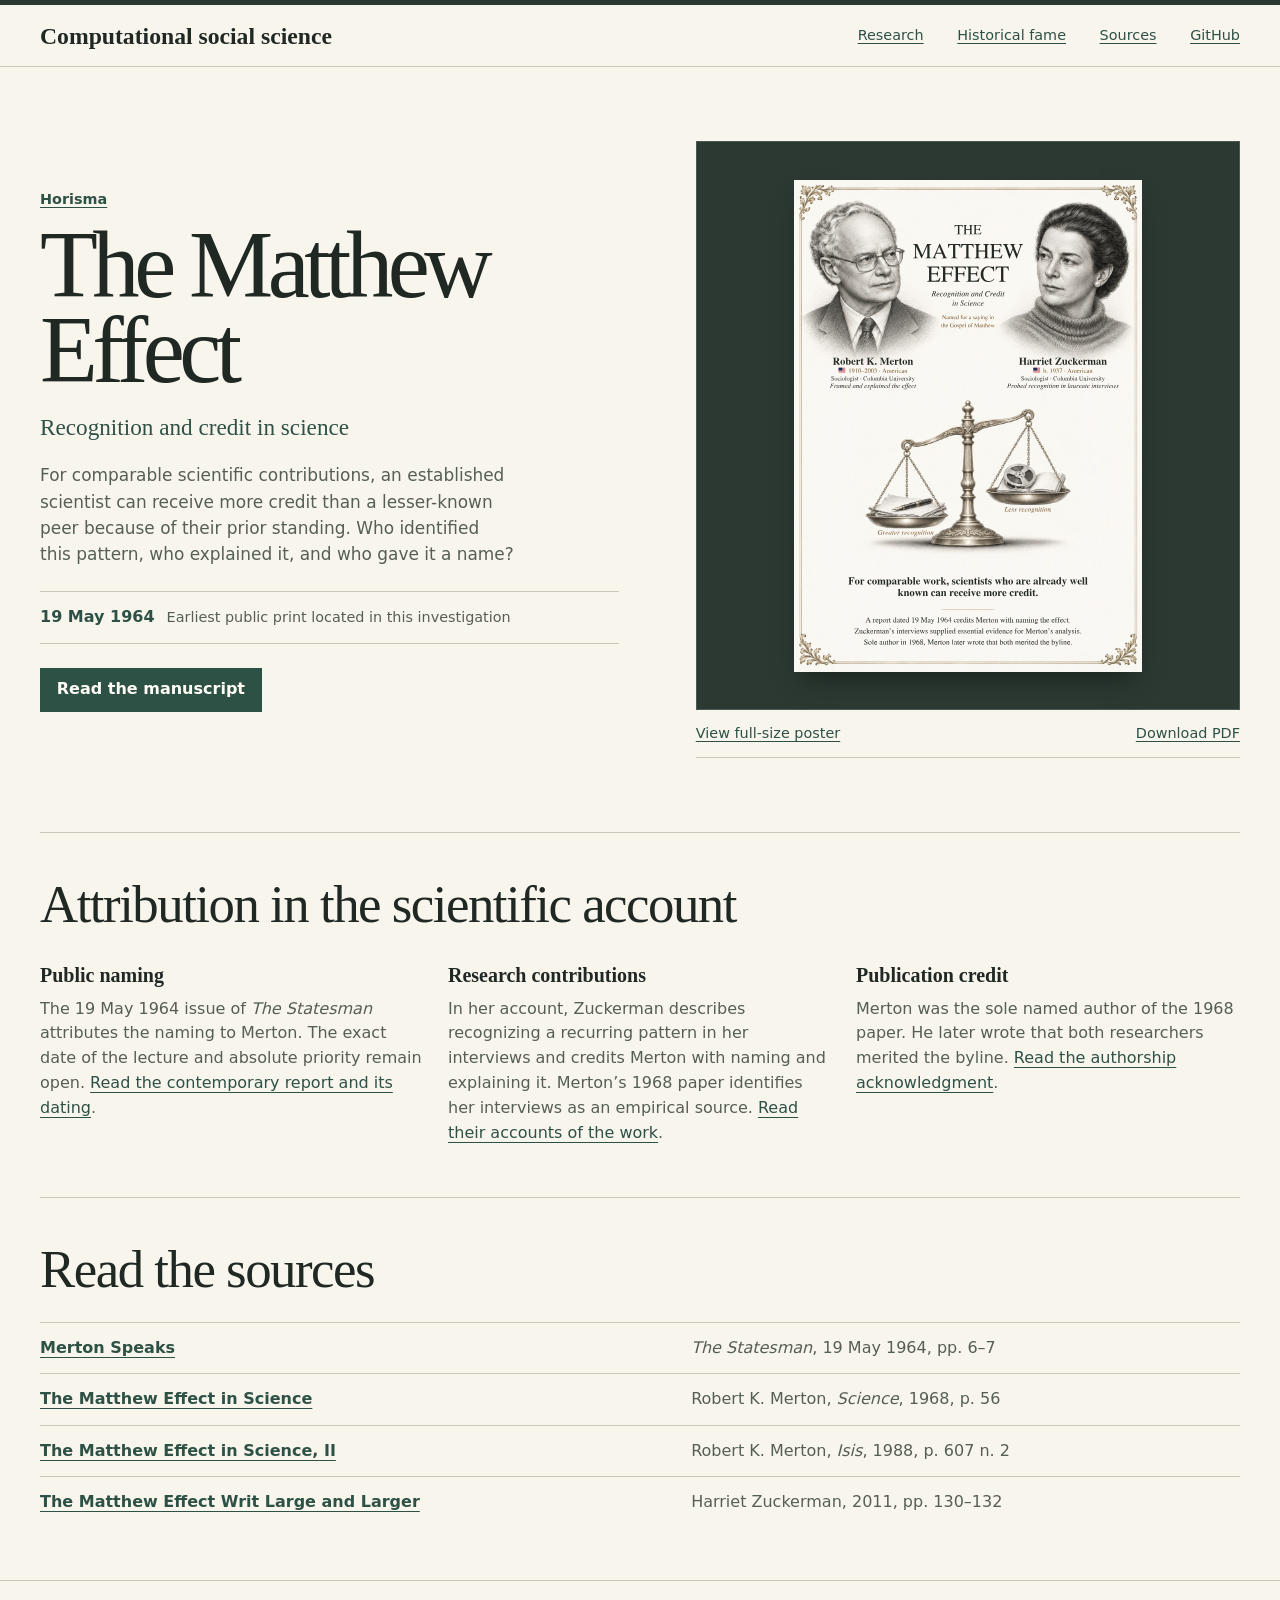
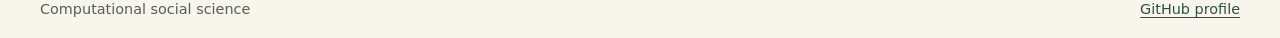
<file: index.html>
<!doctype html>
<html lang="en">
<head>
  <meta charset="utf-8">
  <meta name="viewport" content="width=device-width, initial-scale=1">
  <meta name="description" content="Research by Computational social science. Explore the Horisma investigation of naming, recognition and credit in the history of the Matthew Effect.">
  <title>Computational social science · Research portfolio</title>
  <link rel="stylesheet" href="style.css">
</head>
<body>
  <a class="skip-link" href="#main">Skip to content</a>
  <header class="masthead">
    <div class="shell masthead-inner">
      <a class="wordmark" href="index.html" aria-label="Computational social science research portfolio home">Computational social science</a>
      <nav aria-label="Site">
        <a href="#research">Research</a>
        <a href="historical-fame.html">Historical fame</a>
        <a href="#sources">Sources</a>
        <a href="https://github.com/Computational-social-science">GitHub</a>
      </nav>
    </div>
  </header>

  <main id="main" class="shell">
    <section class="hero" id="research" aria-labelledby="case-title">
      <div class="intro">
        <a class="project-name" href="manuscript.html">Horisma</a>
        <h1 id="case-title">The Matthew<br class="title-break"> Effect</h1>
        <p class="subtitle">Recognition and credit in science</p>
        <p class="lead">For comparable scientific contributions, an established scientist can receive more credit than a lesser-known peer because of their prior standing. Who identified this pattern, who explained it, and who gave it a name?</p>
        <div class="opening-date">
          <time datetime="1964-05-19">19 May 1964</time>
          <span>Earliest public print located in this investigation</span>
        </div>
        <a class="action" href="manuscript.html">Read the manuscript</a>
      </div>

      <figure class="plate">
        <div class="gallery">
          <a class="poster" href="assets/matthew-effect-poster.svg" aria-label="Open poster at full resolution">
            <img src="assets/matthew-effect-poster.svg" width="420" height="594" fetchpriority="high"
                 alt="Scientific poster with portraits of Robert K. Merton and Harriet Zuckerman flanking a balance that tips toward Merton.">
          </a>
        </div>
        <figcaption>
          <a href="assets/matthew-effect-poster.svg">View full-size poster</a>
          <a href="assets/matthew-effect-poster.pdf" download>Download PDF</a>
        </figcaption>
      </figure>
    </section>

    <section class="account" id="attribution" aria-labelledby="account-title">
      <h2 id="account-title">Attribution in the scientific account</h2>
      <dl>
        <div>
          <dt>Public naming</dt>
          <dd>The 19 May 1964 issue of <cite>The Statesman</cite> attributes the naming to Merton. The exact date of the lecture and absolute priority remain open. <a href="manuscript.html#the-evidence-changes-the-starting-point">Read the contemporary report and its dating</a>.</dd>
        </div>
        <div>
          <dt>Research contributions</dt>
          <dd>In her account, Zuckerman describes recognizing a recurring pattern in her interviews and credits Merton with naming and explaining it. Merton’s 1968 paper identifies her interviews as an empirical source. <a href="manuscript.html#one-byline-more-than-one-contribution">Read their accounts of the work</a>.</dd>
        </div>
        <div>
          <dt>Publication credit</dt>
          <dd>Merton was the sole named author of the 1968 paper. He later wrote that both researchers merited the byline. <a href="manuscript.html#the-later-acknowledgment">Read the authorship acknowledgment</a>.</dd>
        </div>
      </dl>
    </section>

    <section class="sources" id="sources" aria-labelledby="sources-title">
      <h2 id="sources-title">Read the sources</h2>
      <ul>
        <li>
          <a href="https://repo.library.stonybrook.edu/xmlui/bitstream/handle/11401/62034/Statesman%2C%20V.7%2C%20n.%2011.pdf#page=6">Merton Speaks</a>
          <span><cite>The Statesman</cite>, 19 May 1964, pp. 6–7</span>
        </li>
        <li>
          <a href="https://garfield.library.upenn.edu/merton/matthew1.pdf#page=1">The Matthew Effect in Science</a>
          <span>Robert K. Merton, <cite>Science</cite>, 1968, p. 56</span>
        </li>
        <li>
          <a href="https://garfield.library.upenn.edu/merton/matthewii.pdf#page=2">The Matthew Effect in Science, II</a>
          <span>Robert K. Merton, <cite>Isis</cite>, 1988, p. 607 n. 2</span>
        </li>
        <li>
          <a href="https://www.jstor.org/stable/10.7829/j.ctt1282rv.16">The Matthew Effect Writ Large and Larger</a>
          <span>Harriet Zuckerman, 2011, pp. 130–132</span>
        </li>
      </ul>
    </section>
  </main>

  <footer class="site-footer">
    <div class="shell footer-inner">
      <span>Computational social science</span>
      <a href="https://github.com/Computational-social-science">GitHub profile</a>
    </div>
  </footer>
</body>
</html>
</file>
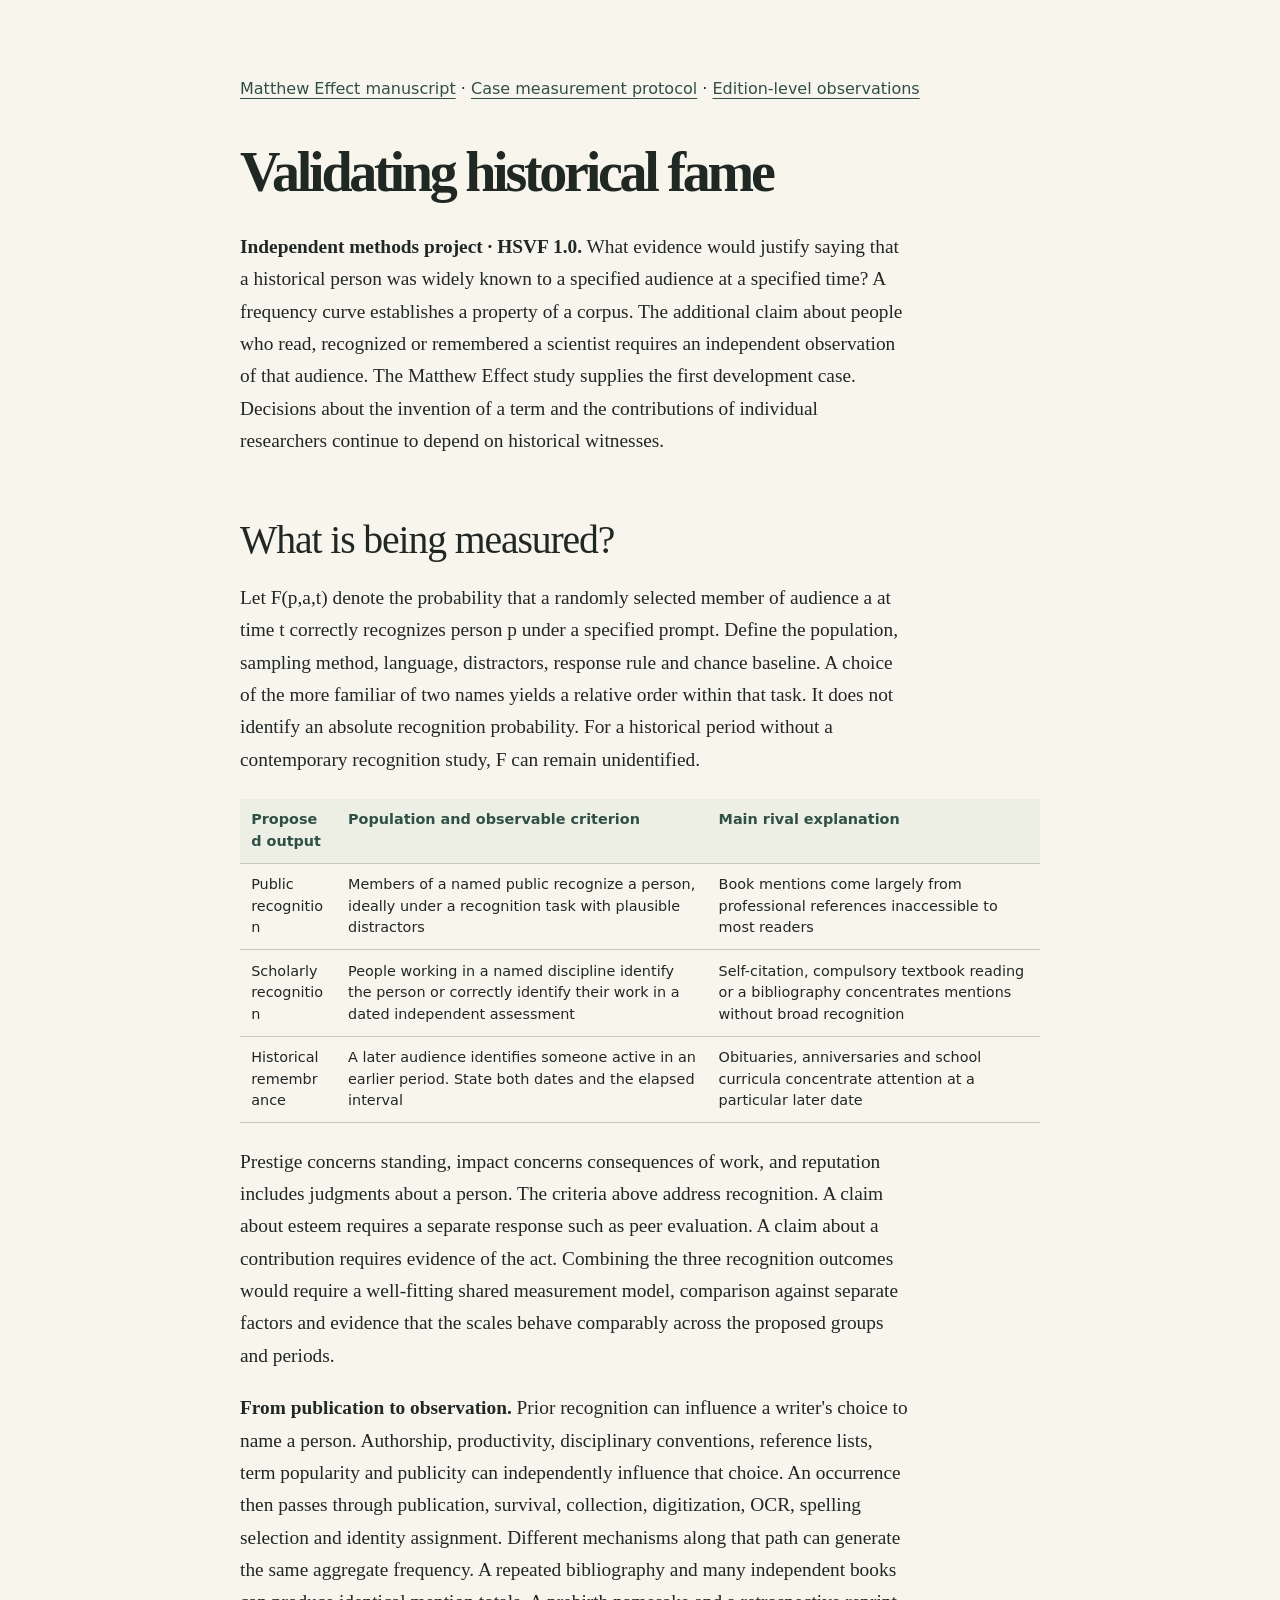
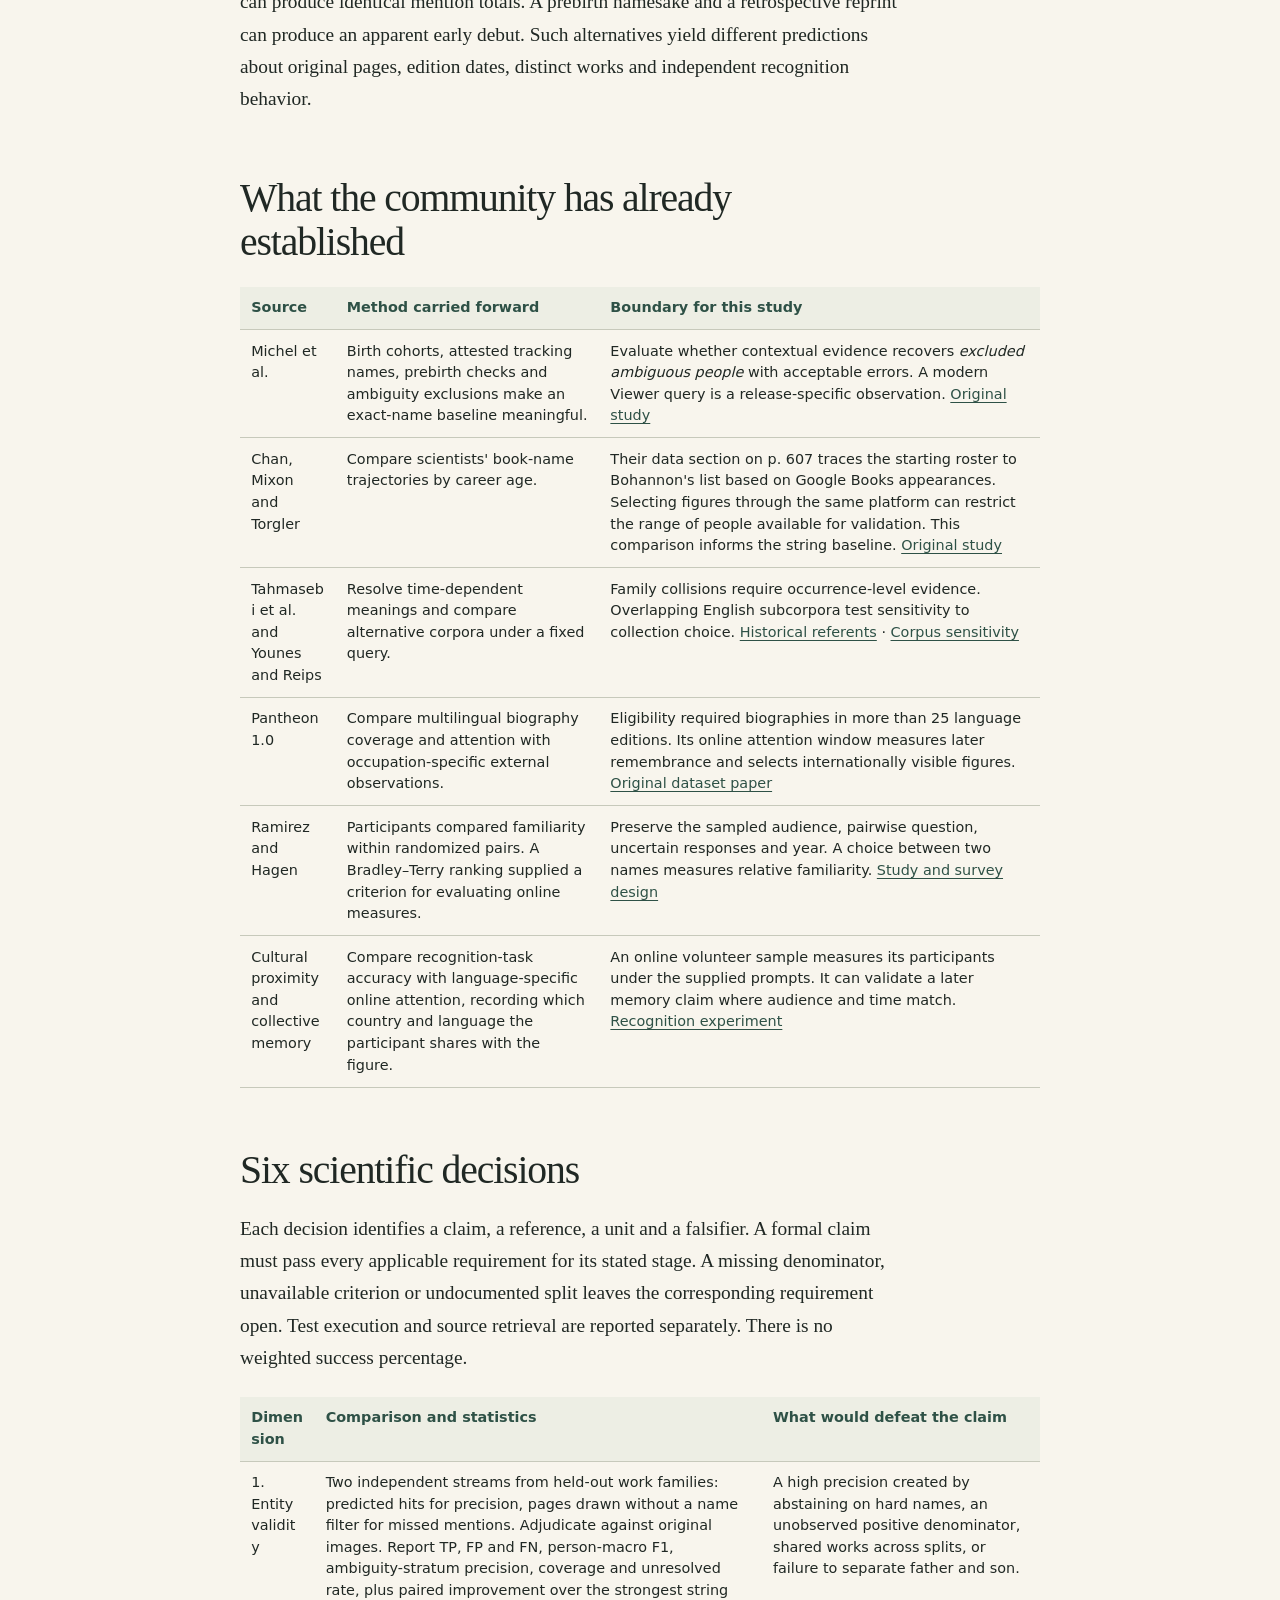
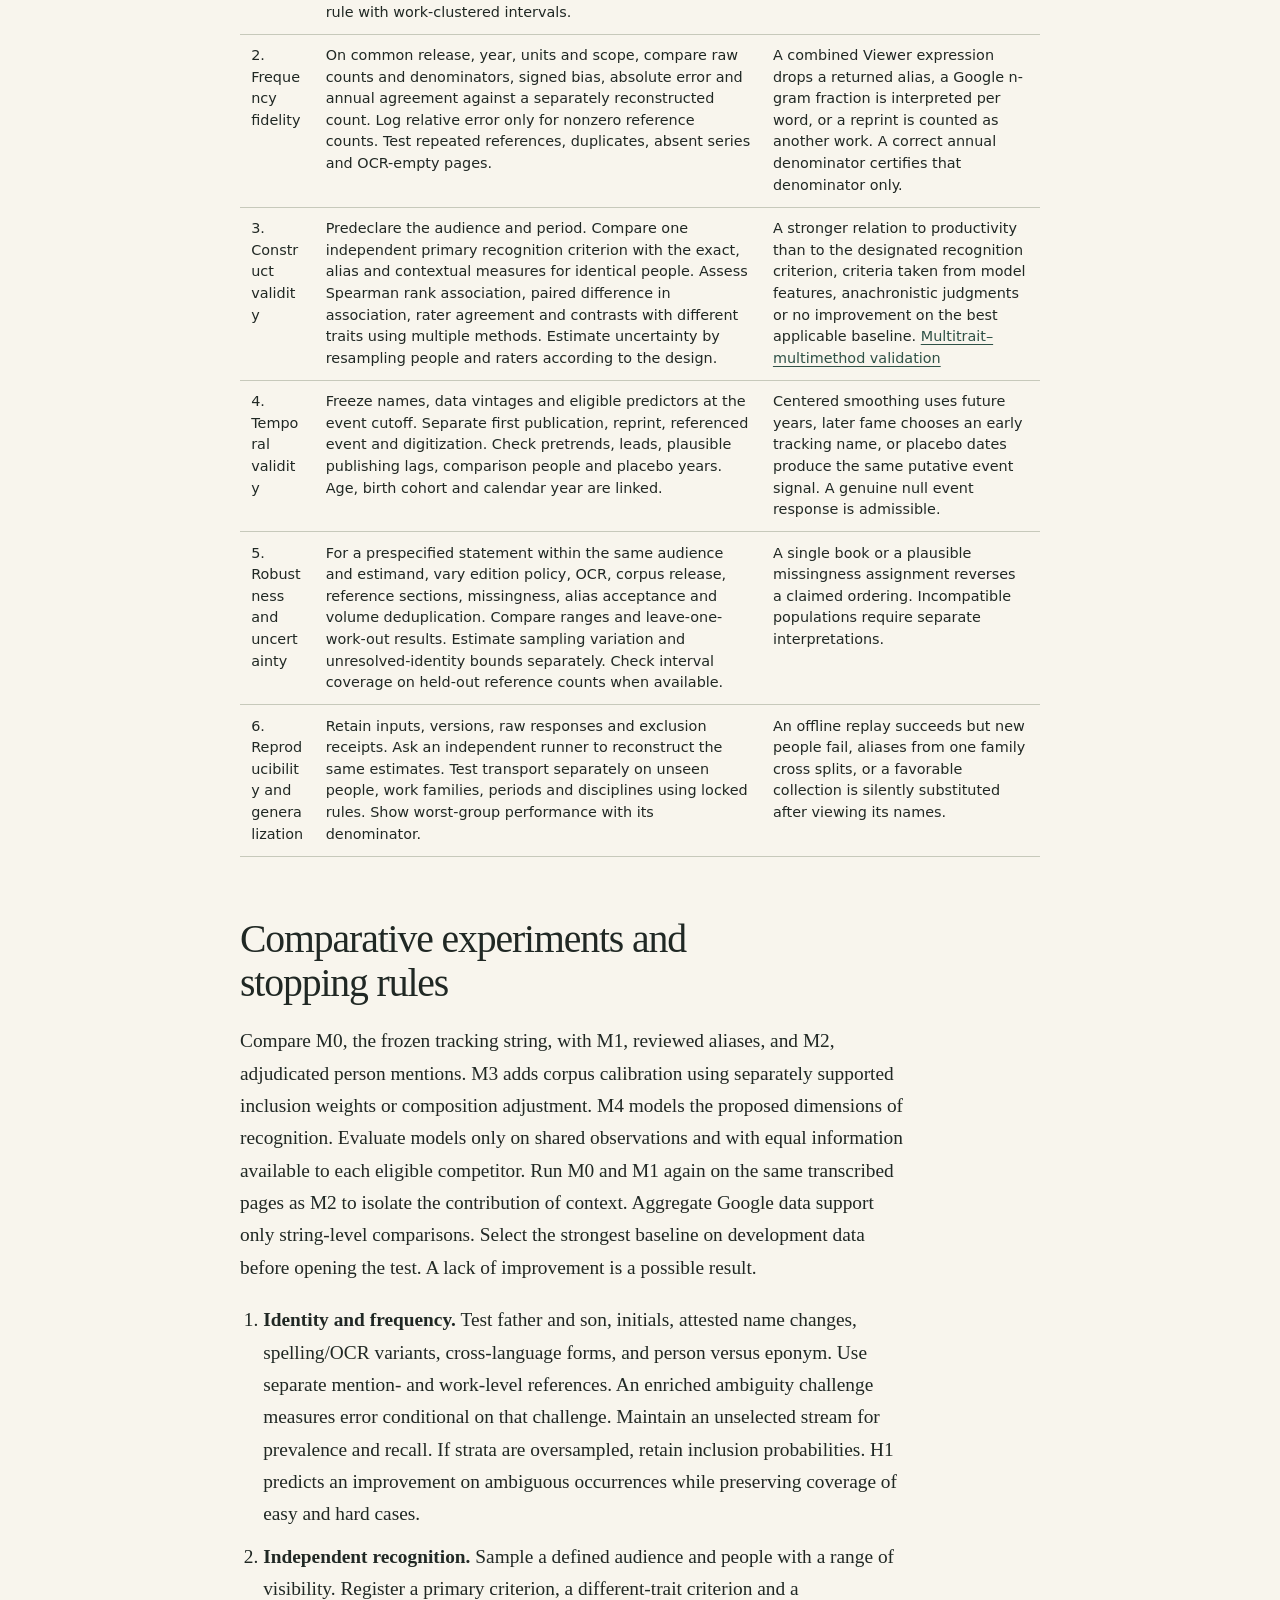
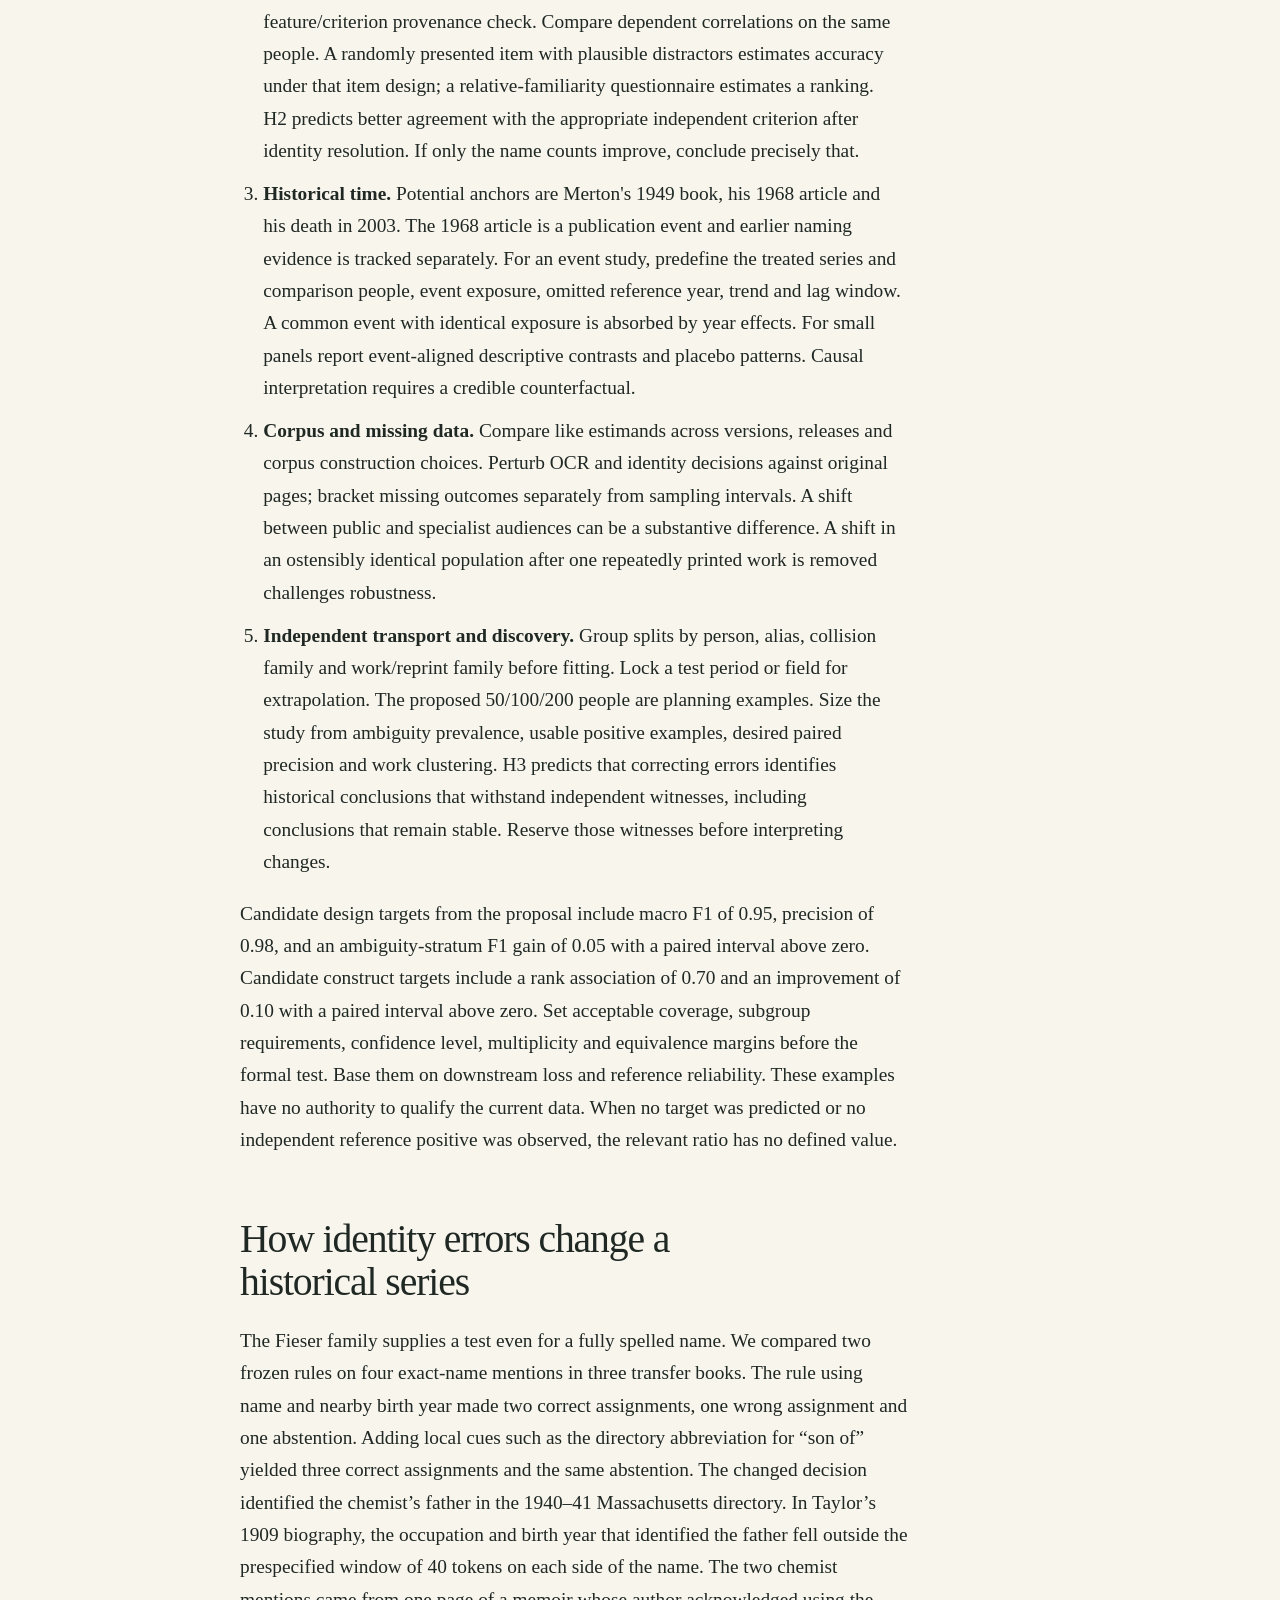
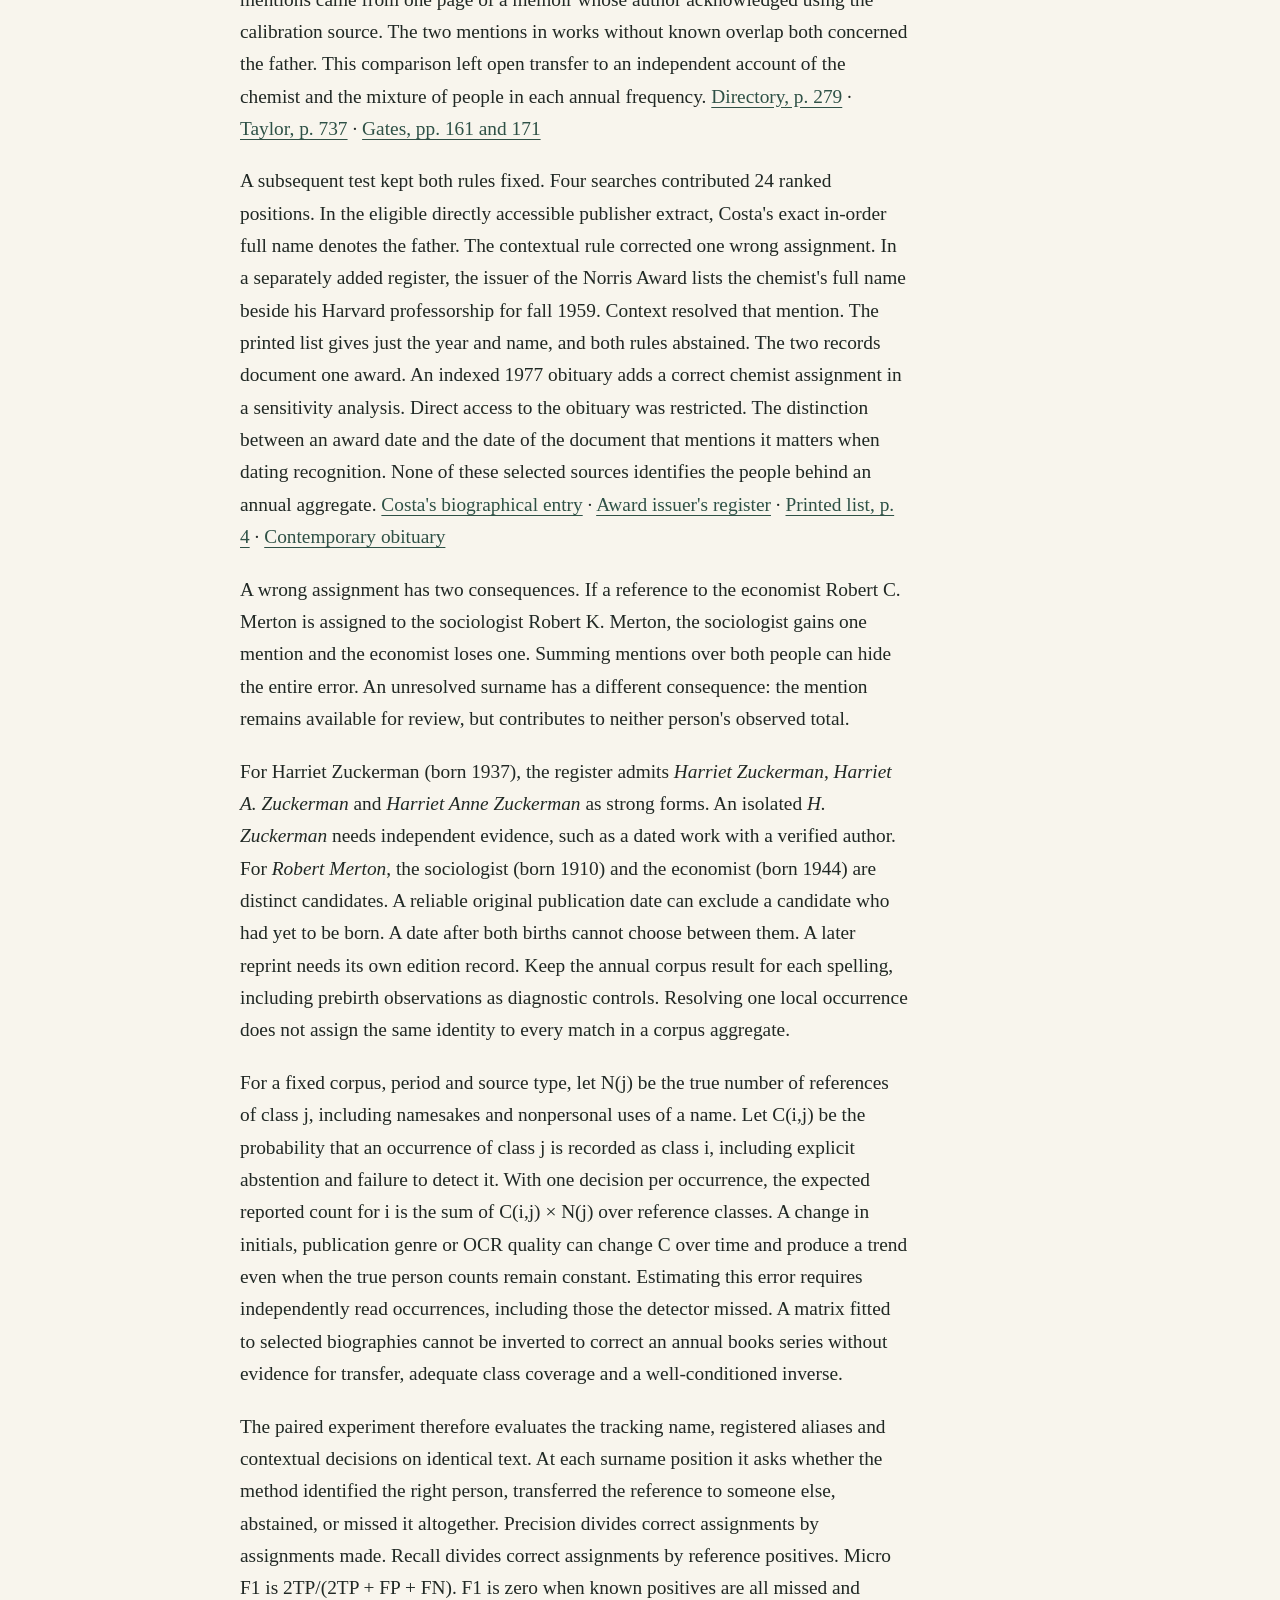
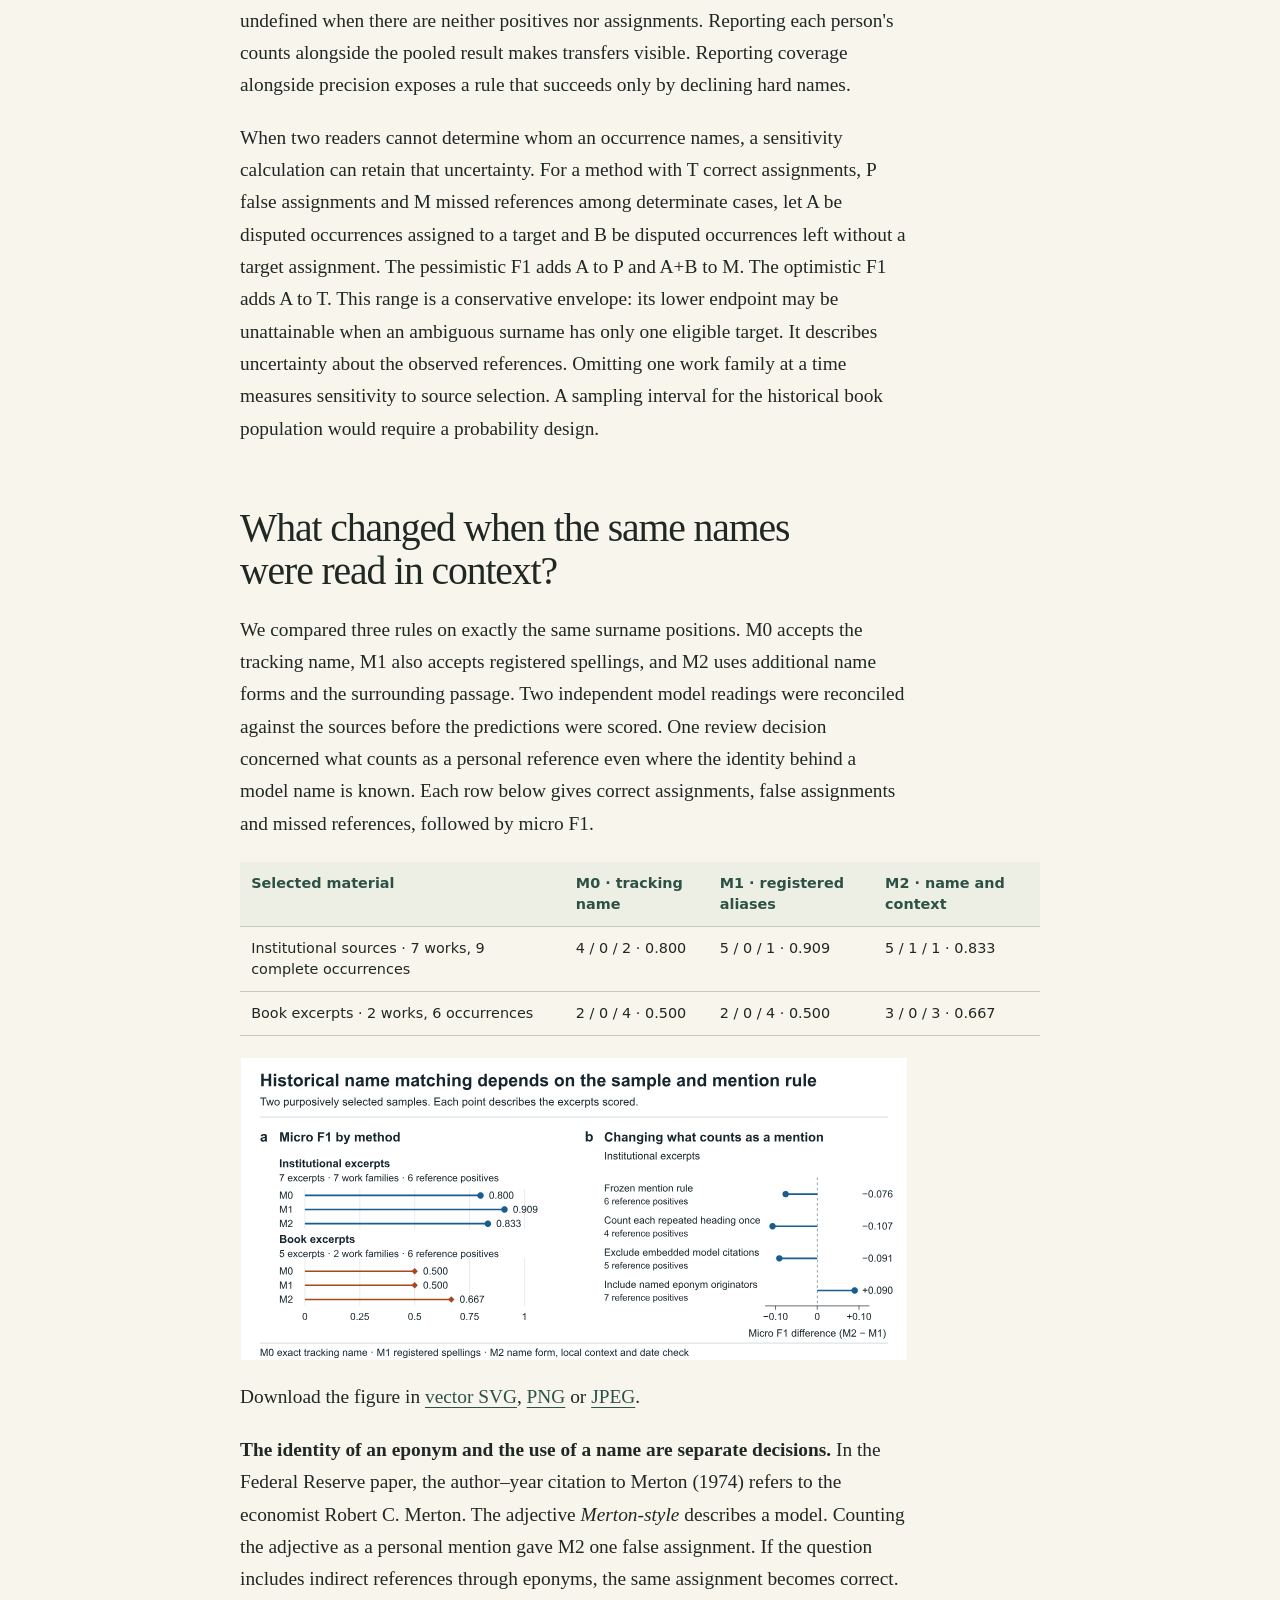
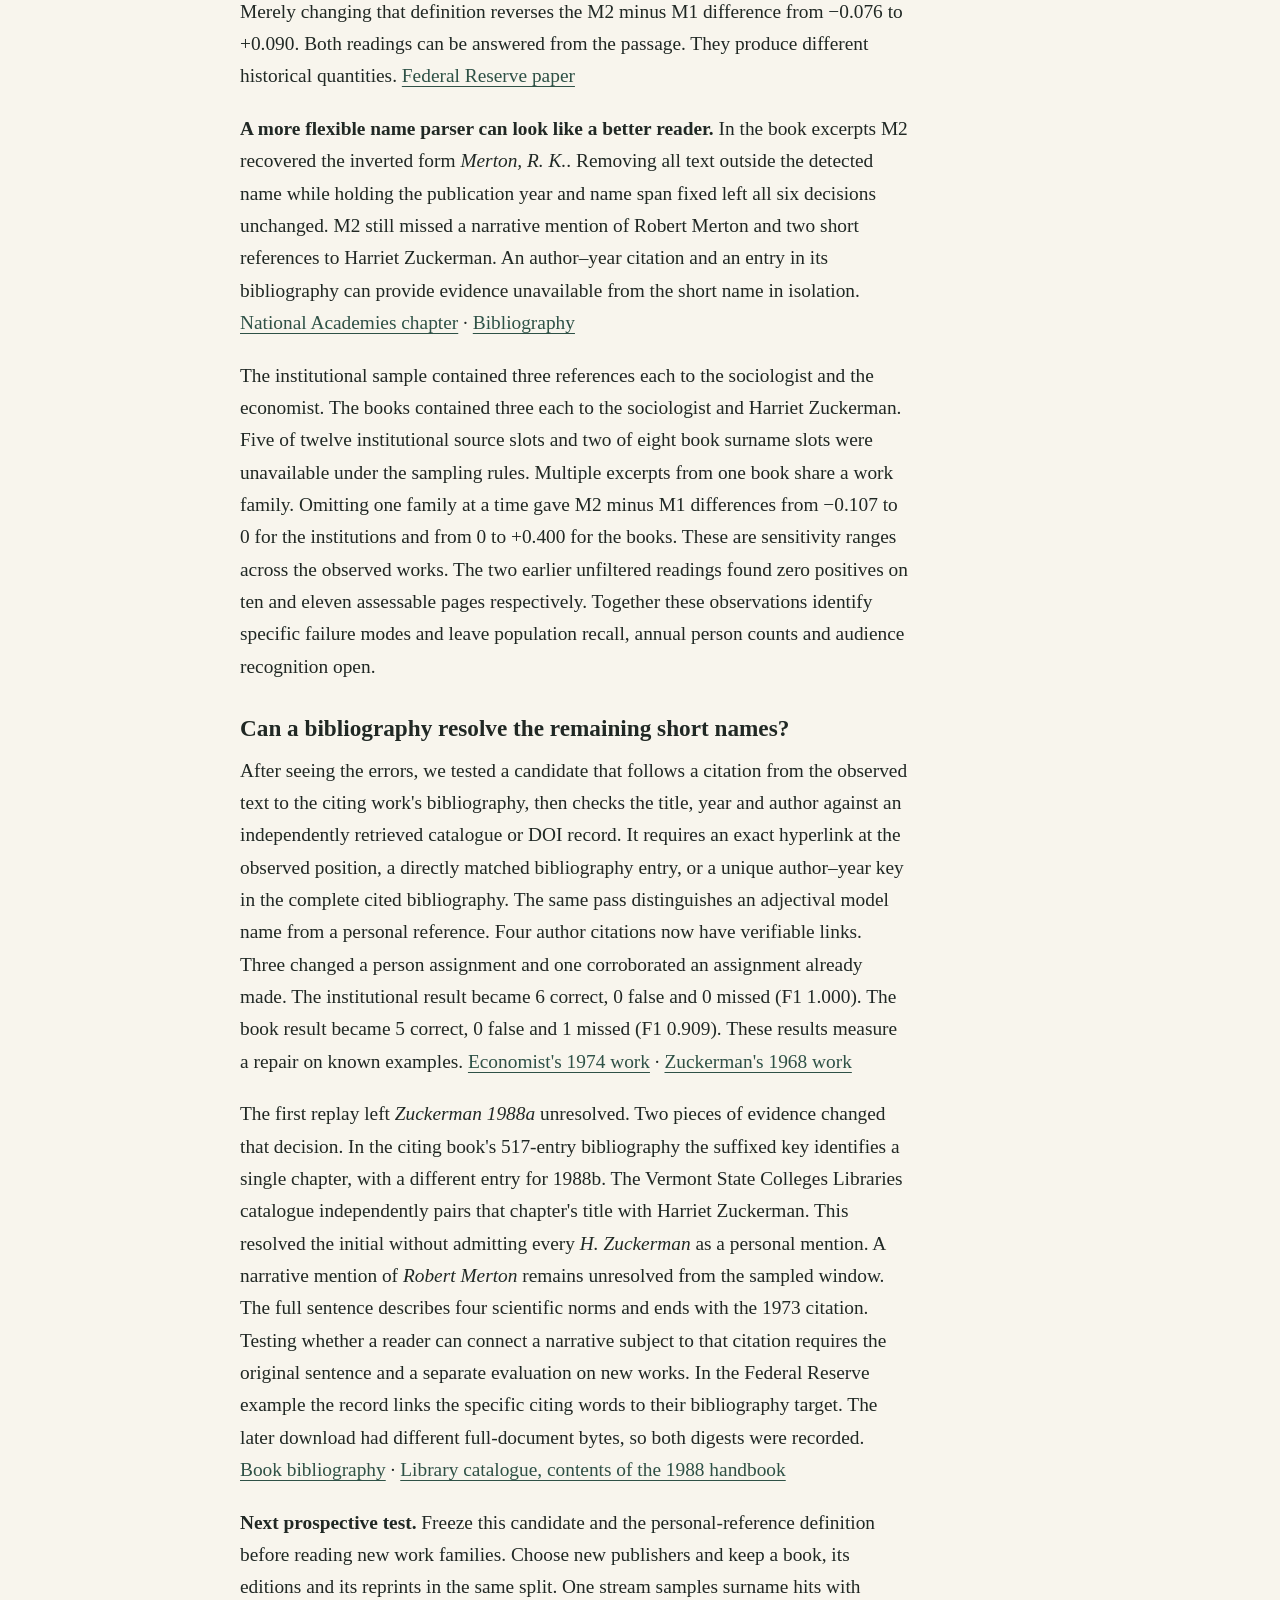
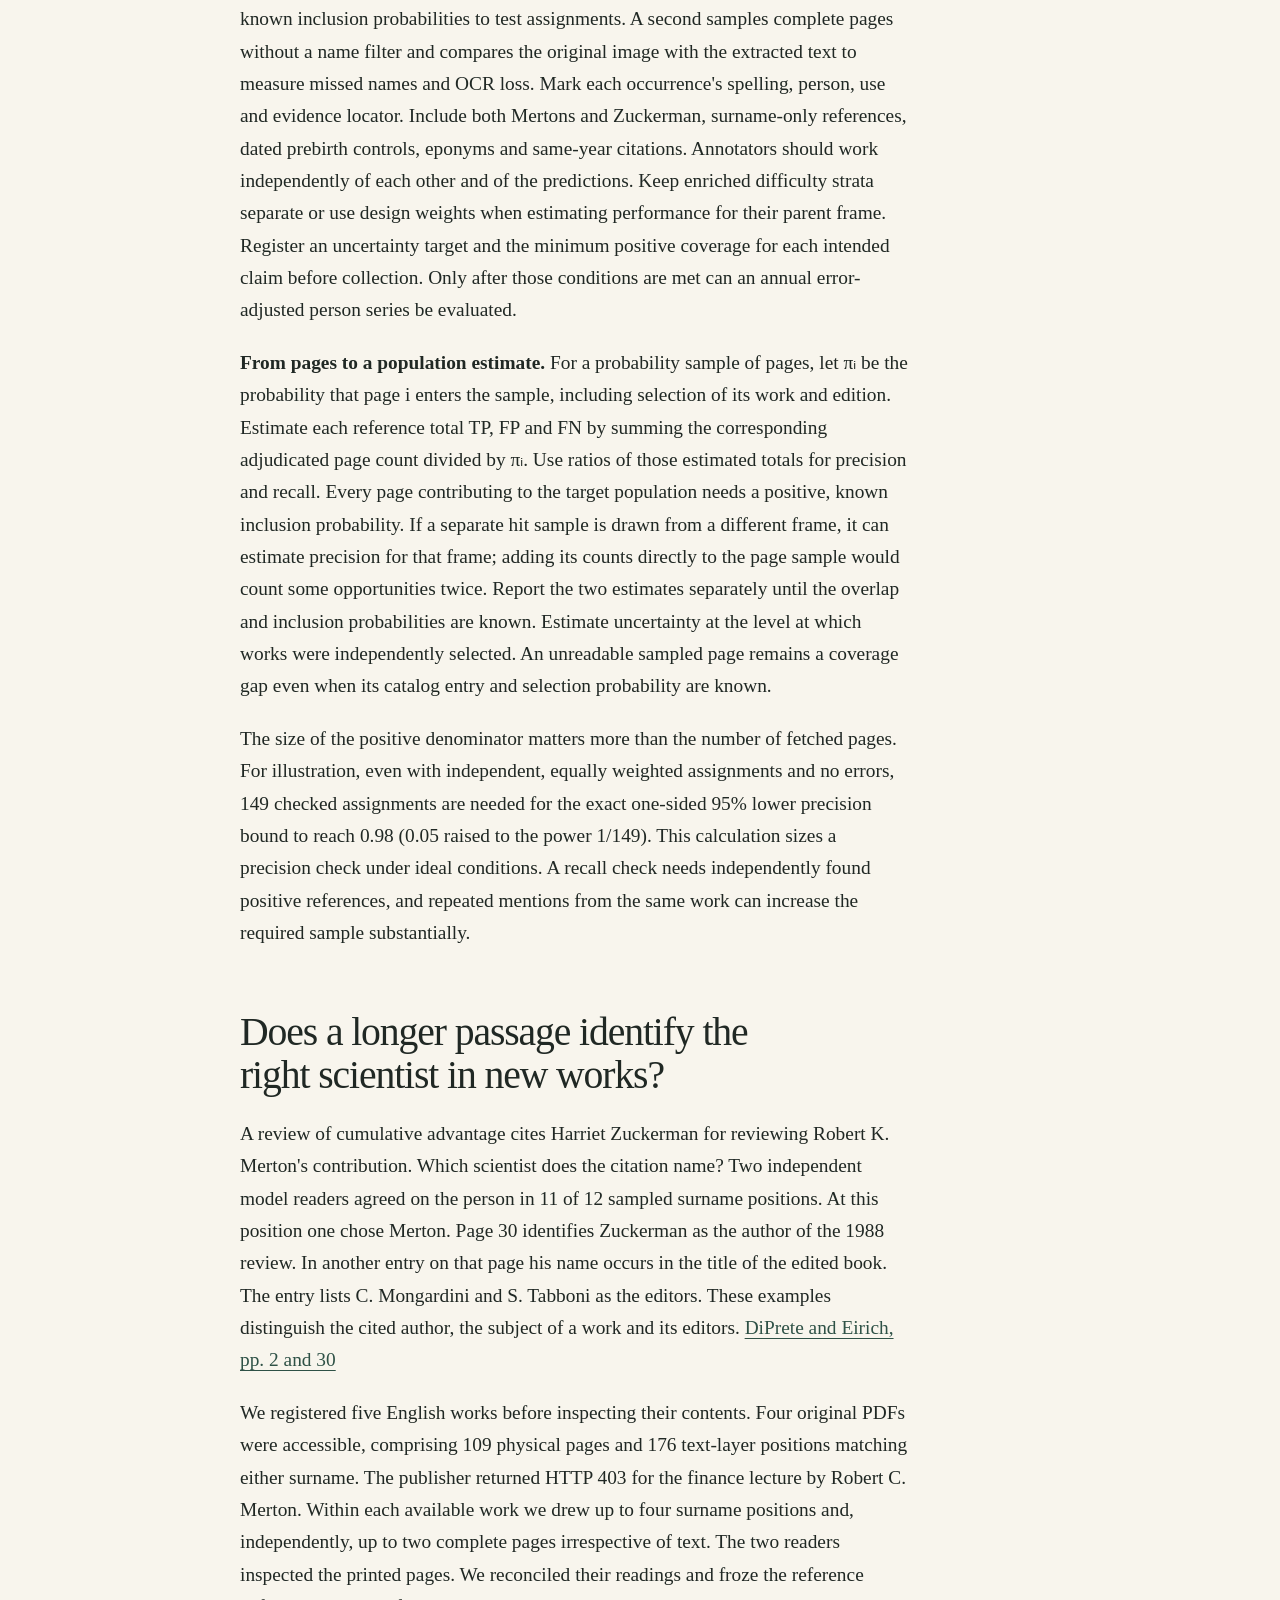
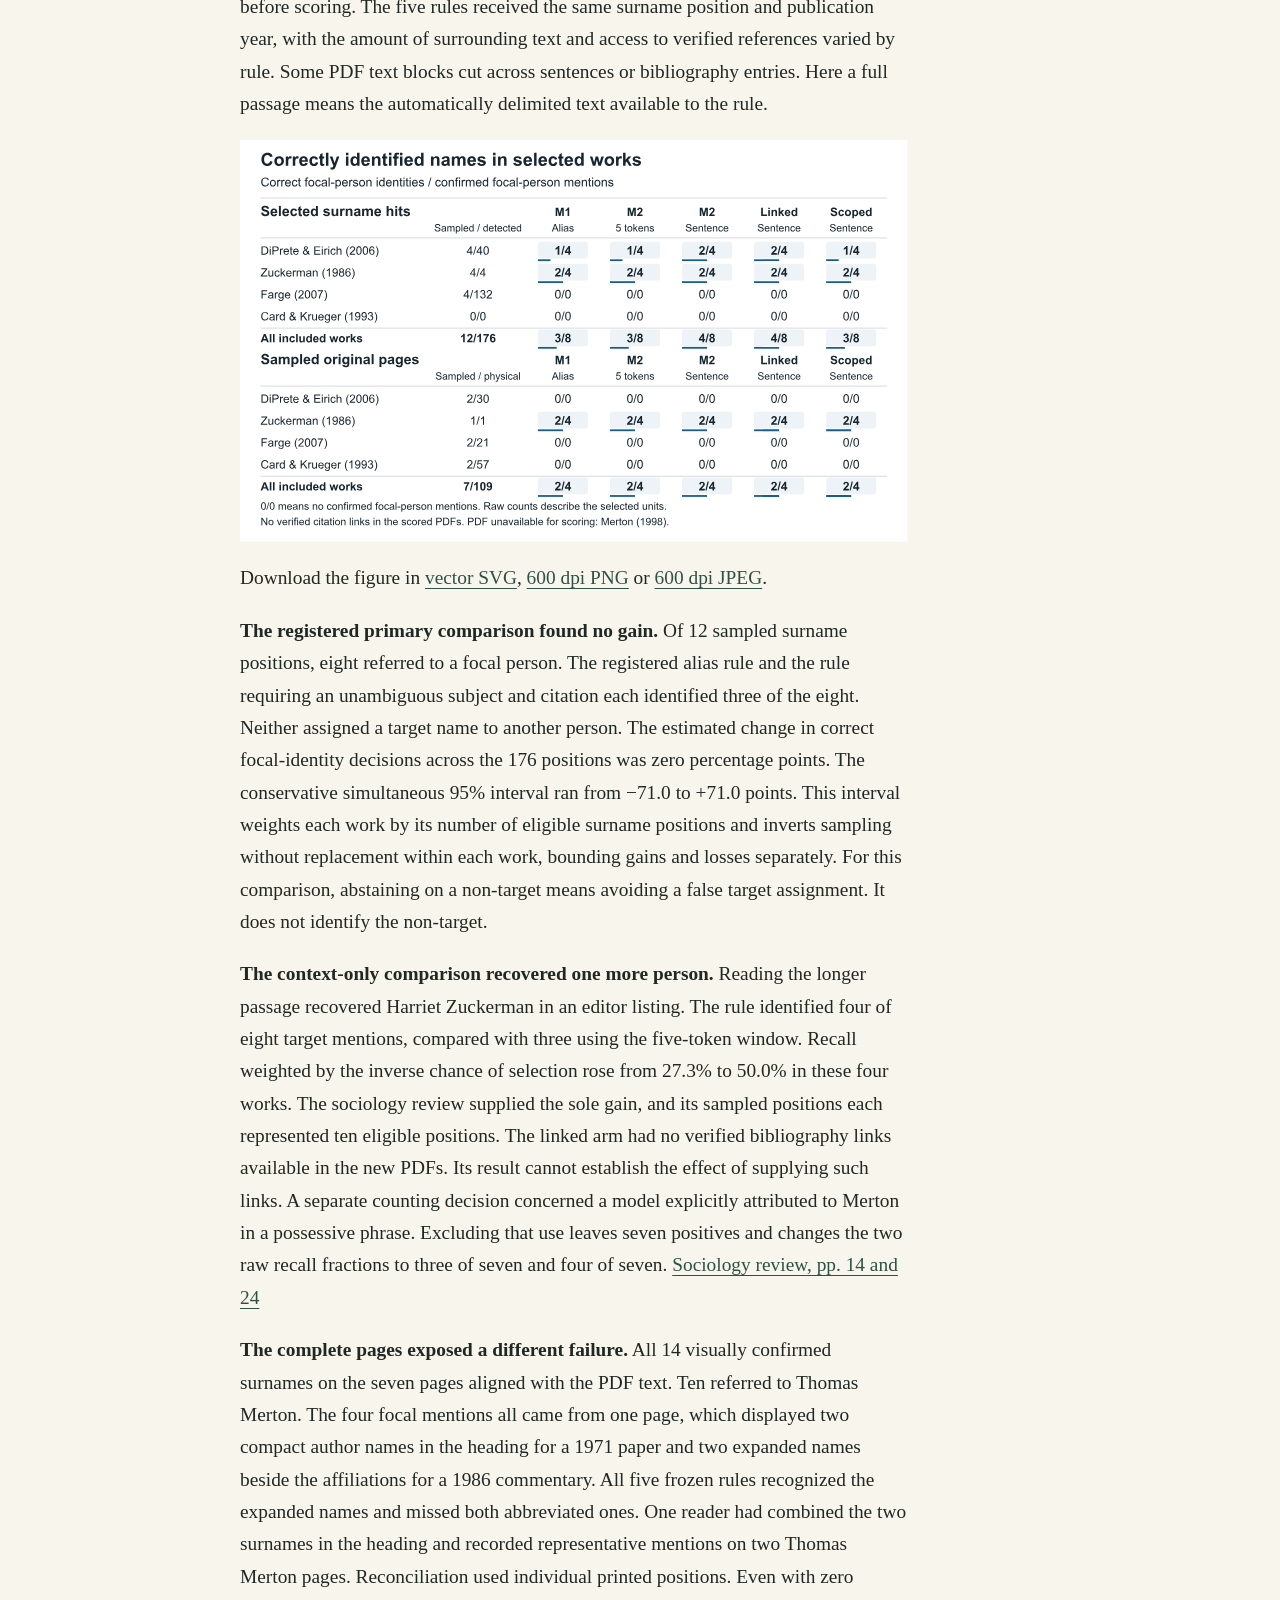
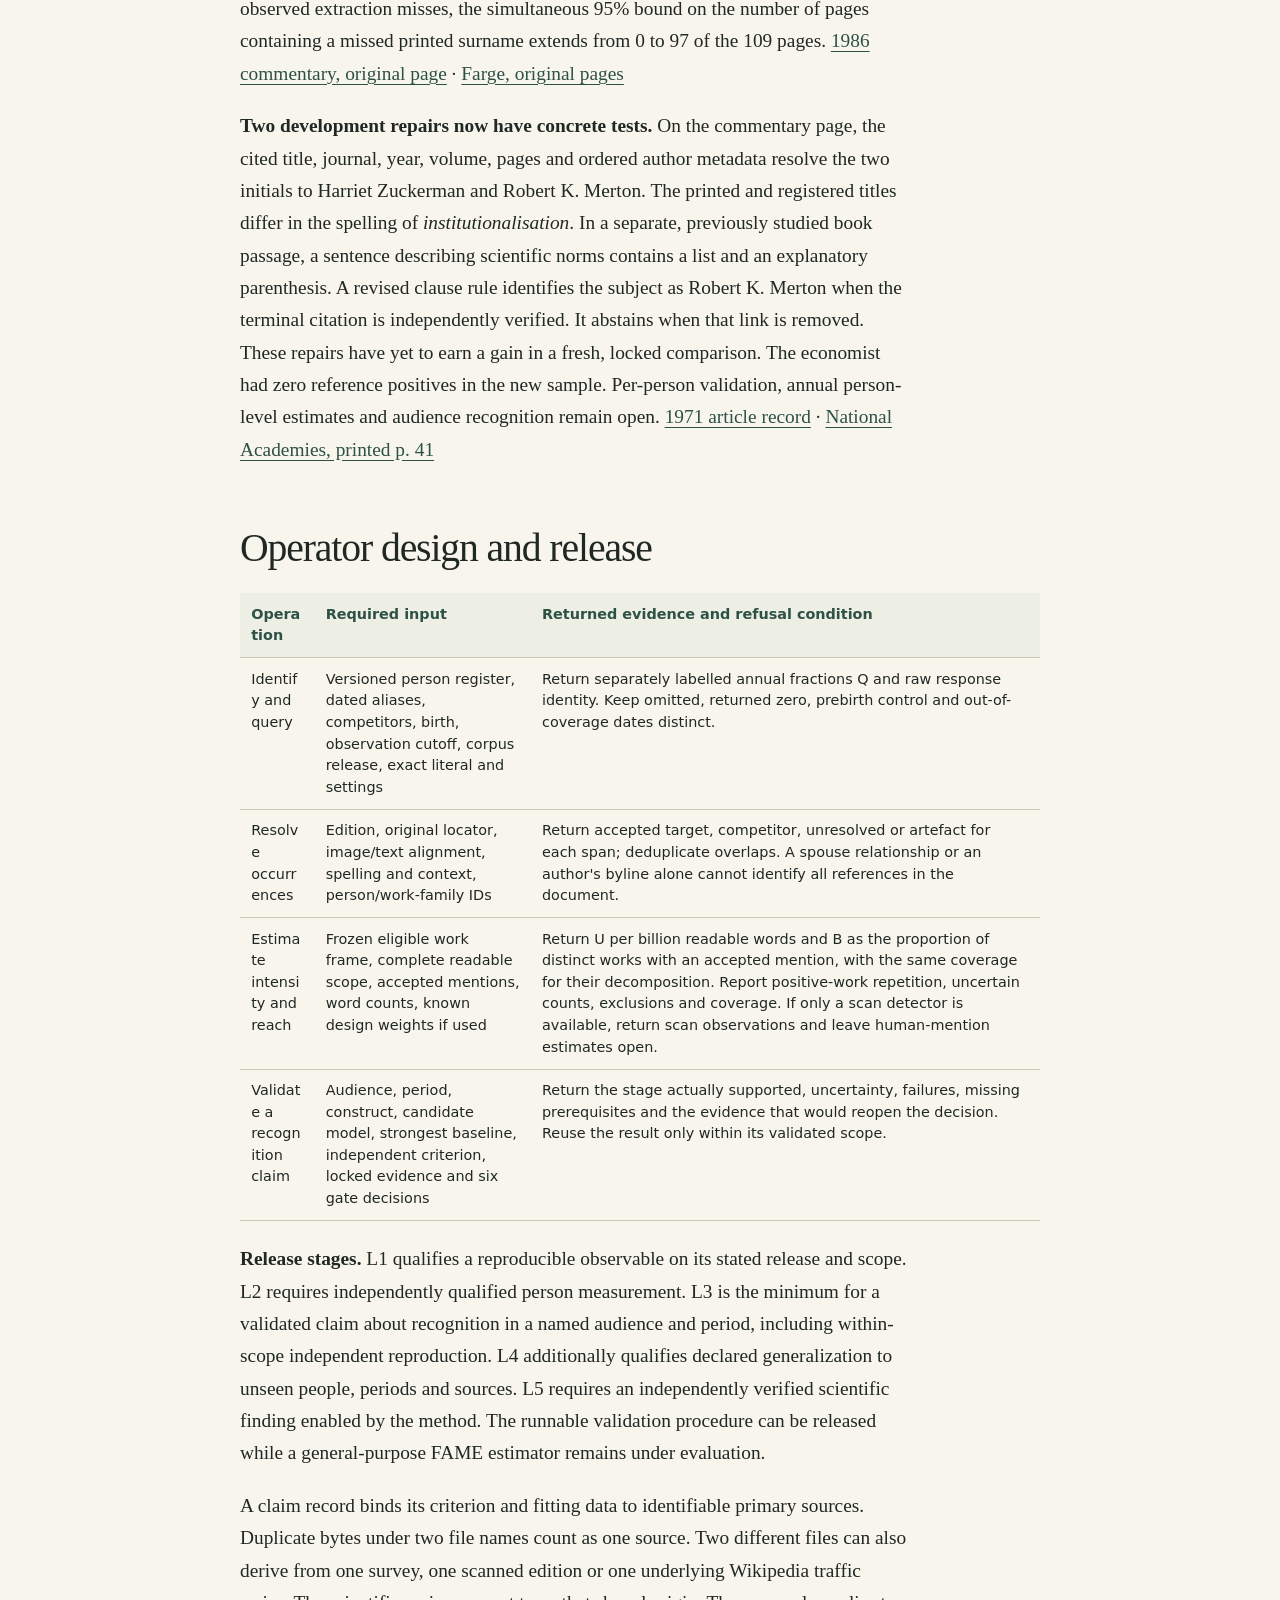
<file: historical-fame.html>
<!doctype html><html lang="en"><head><meta charset="utf-8">
<meta name="viewport" content="width=device-width, initial-scale=1">
<title>Validating historical fame</title>
<link rel="stylesheet" href="style.css"><link rel="stylesheet" href="reader.css"></head>
<body><main class="shell reader replication-report"><nav aria-label="Research outputs"><a href="manuscript.html">Matthew Effect manuscript</a> · <a href="matthew-matilda/method.html">Case measurement protocol</a> · <a href="matthew-matilda/readable-editions.csv" download>Edition-level observations</a></nav>
<article class="reader-text"><h1>Validating historical fame</h1>
<p><strong>Independent methods project · HSVF 1.0.</strong> What evidence would justify saying that a historical person was widely known to a specified audience at a specified time? A frequency curve establishes a property of a corpus. The additional claim about people who read, recognized or remembered a scientist requires an independent observation of that audience. The Matthew Effect study supplies the first development case. Decisions about the invention of a term and the contributions of individual researchers continue to depend on historical witnesses.</p>
<h2 id="what-is-being-measured">What is being measured?</h2>
<p>Let F(p,a,t) denote the probability that a randomly selected member of audience a at time t correctly recognizes person p under a specified prompt. Define the population, sampling method, language, distractors, response rule and chance baseline. A choice of the more familiar of two names yields a relative order within that task. It does not identify an absolute recognition probability. For a historical period without a contemporary recognition study, F can remain unidentified.</p>
<div class="table-wrap" tabindex="0"><table>
<thead>
<tr>
<th>Proposed output</th>
<th>Population and observable criterion</th>
<th>Main rival explanation</th>
</tr>
</thead>
<tbody>
<tr>
<td>Public recognition</td>
<td>Members of a named public recognize a person, ideally under a recognition task with plausible distractors</td>
<td>Book mentions come largely from professional references inaccessible to most readers</td>
</tr>
<tr>
<td>Scholarly recognition</td>
<td>People working in a named discipline identify the person or correctly identify their work in a dated independent assessment</td>
<td>Self-citation, compulsory textbook reading or a bibliography concentrates mentions without broad recognition</td>
</tr>
<tr>
<td>Historical remembrance</td>
<td>A later audience identifies someone active in an earlier period. State both dates and the elapsed interval</td>
<td>Obituaries, anniversaries and school curricula concentrate attention at a particular later date</td>
</tr>
</tbody>
</table></div>
<p>Prestige concerns standing, impact concerns consequences of work, and reputation includes judgments about a person. The criteria above address recognition. A claim about esteem requires a separate response such as peer evaluation. A claim about a contribution requires evidence of the act. Combining the three recognition outcomes would require a well-fitting shared measurement model, comparison against separate factors and evidence that the scales behave comparably across the proposed groups and periods.</p>
<p><strong>From publication to observation.</strong> Prior recognition can influence a writer's choice to name a person. Authorship, productivity, disciplinary conventions, reference lists, term popularity and publicity can independently influence that choice. An occurrence then passes through publication, survival, collection, digitization, OCR, spelling selection and identity assignment. Different mechanisms along that path can generate the same aggregate frequency. A repeated bibliography and many independent books can produce identical mention totals. A prebirth namesake and a retrospective reprint can produce an apparent early debut. Such alternatives yield different predictions about original pages, edition dates, distinct works and independent recognition behavior.</p>
<h2 id="what-the-community-has-already-established">What the community has already established</h2>
<div class="table-wrap" tabindex="0"><table>
<thead>
<tr>
<th>Source</th>
<th>Method carried forward</th>
<th>Boundary for this study</th>
</tr>
</thead>
<tbody>
<tr>
<td>Michel et al.</td>
<td>Birth cohorts, attested tracking names, prebirth checks and ambiguity exclusions make an exact-name baseline meaningful.</td>
<td>Evaluate whether contextual evidence recovers <em>excluded ambiguous people</em> with acceptable errors. A modern Viewer query is a release-specific observation. <a href="https://doi.org/10.1126/science.1199644">Original study</a></td>
</tr>
<tr>
<td>Chan, Mixon and Torgler</td>
<td>Compare scientists' book-name trajectories by career age.</td>
<td>Their data section on p. 607 traces the starting roster to Bohannon's list based on Google Books appearances. Selecting figures through the same platform can restrict the range of people available for validation. This comparison informs the string baseline. <a href="https://doi.org/10.1007/s11192-018-2975-4">Original study</a></td>
</tr>
<tr>
<td>Tahmasebi et al. and Younes and Reips</td>
<td>Resolve time-dependent meanings and compare alternative corpora under a fixed query.</td>
<td>Family collisions require occurrence-level evidence. Overlapping English subcorpora test sensitivity to collection choice. <a href="https://doi.org/10.1007/s00799-015-0139-1">Historical referents</a> · <a href="https://doi.org/10.1371/journal.pone.0213554">Corpus sensitivity</a></td>
</tr>
<tr>
<td>Pantheon 1.0</td>
<td>Compare multilingual biography coverage and attention with occupation-specific external observations.</td>
<td>Eligibility required biographies in more than 25 language editions. Its online attention window measures later remembrance and selects internationally visible figures. <a href="https://doi.org/10.1038/sdata.2015.75">Original dataset paper</a></td>
</tr>
<tr>
<td>Ramirez and Hagen</td>
<td>Participants compared familiarity within randomized pairs. A Bradley–Terry ranking supplied a criterion for evaluating online measures.</td>
<td>Preserve the sampled audience, pairwise question, uncertain responses and year. A choice between two names measures relative familiarity. <a href="https://doi.org/10.1371/journal.pone.0200196">Study and survey design</a></td>
</tr>
<tr>
<td>Cultural proximity and collective memory</td>
<td>Compare recognition-task accuracy with language-specific online attention, recording which country and language the participant shares with the figure.</td>
<td>An online volunteer sample measures its participants under the supplied prompts. It can validate a later memory claim where audience and time match. <a href="https://doi.org/10.1093/pnasnexus/pgag308">Recognition experiment</a></td>
</tr>
</tbody>
</table></div>
<h2 id="six-scientific-decisions">Six scientific decisions</h2>
<p>Each decision identifies a claim, a reference, a unit and a falsifier. A formal claim must pass every applicable requirement for its stated stage. A missing denominator, unavailable criterion or undocumented split leaves the corresponding requirement open. Test execution and source retrieval are reported separately. There is no weighted success percentage.</p>
<div class="table-wrap" tabindex="0"><table>
<thead>
<tr>
<th>Dimension</th>
<th>Comparison and statistics</th>
<th>What would defeat the claim</th>
</tr>
</thead>
<tbody>
<tr>
<td>1. Entity validity</td>
<td>Two independent streams from held-out work families: predicted hits for precision, pages drawn without a name filter for missed mentions. Adjudicate against original images. Report TP, FP and FN, person-macro F1, ambiguity-stratum precision, coverage and unresolved rate, plus paired improvement over the strongest string rule with work-clustered intervals.</td>
<td>A high precision created by abstaining on hard names, an unobserved positive denominator, shared works across splits, or failure to separate father and son.</td>
</tr>
<tr>
<td>2. Frequency fidelity</td>
<td>On common release, year, units and scope, compare raw counts and denominators, signed bias, absolute error and annual agreement against a separately reconstructed count. Log relative error only for nonzero reference counts. Test repeated references, duplicates, absent series and OCR-empty pages.</td>
<td>A combined Viewer expression drops a returned alias, a Google n-gram fraction is interpreted per word, or a reprint is counted as another work. A correct annual denominator certifies that denominator only.</td>
</tr>
<tr>
<td>3. Construct validity</td>
<td>Predeclare the audience and period. Compare one independent primary recognition criterion with the exact, alias and contextual measures for identical people. Assess Spearman rank association, paired difference in association, rater agreement and contrasts with different traits using multiple methods. Estimate uncertainty by resampling people and raters according to the design.</td>
<td>A stronger relation to productivity than to the designated recognition criterion, criteria taken from model features, anachronistic judgments or no improvement on the best applicable baseline. <a href="https://doi.org/10.1037/h0046016">Multitrait–multimethod validation</a></td>
</tr>
<tr>
<td>4. Temporal validity</td>
<td>Freeze names, data vintages and eligible predictors at the event cutoff. Separate first publication, reprint, referenced event and digitization. Check pretrends, leads, plausible publishing lags, comparison people and placebo years. Age, birth cohort and calendar year are linked.</td>
<td>Centered smoothing uses future years, later fame chooses an early tracking name, or placebo dates produce the same putative event signal. A genuine null event response is admissible.</td>
</tr>
<tr>
<td>5. Robustness and uncertainty</td>
<td>For a prespecified statement within the same audience and estimand, vary edition policy, OCR, corpus release, reference sections, missingness, alias acceptance and volume deduplication. Compare ranges and leave-one-work-out results. Estimate sampling variation and unresolved-identity bounds separately. Check interval coverage on held-out reference counts when available.</td>
<td>A single book or a plausible missingness assignment reverses a claimed ordering. Incompatible populations require separate interpretations.</td>
</tr>
<tr>
<td>6. Reproducibility and generalization</td>
<td>Retain inputs, versions, raw responses and exclusion receipts. Ask an independent runner to reconstruct the same estimates. Test transport separately on unseen people, work families, periods and disciplines using locked rules. Show worst-group performance with its denominator.</td>
<td>An offline replay succeeds but new people fail, aliases from one family cross splits, or a favorable collection is silently substituted after viewing its names.</td>
</tr>
</tbody>
</table></div>
<h2 id="comparative-experiments-and-stopping-rules">Comparative experiments and stopping rules</h2>
<p>Compare M0, the frozen tracking string, with M1, reviewed aliases, and M2, adjudicated person mentions. M3 adds corpus calibration using separately supported inclusion weights or composition adjustment. M4 models the proposed dimensions of recognition. Evaluate models only on shared observations and with equal information available to each eligible competitor. Run M0 and M1 again on the same transcribed pages as M2 to isolate the contribution of context. Aggregate Google data support only string-level comparisons. Select the strongest baseline on development data before opening the test. A lack of improvement is a possible result.</p>
<ol>
<li><strong>Identity and frequency.</strong> Test father and son, initials, attested name changes, spelling/OCR variants, cross-language forms, and person versus eponym. Use separate mention- and work-level references. An enriched ambiguity challenge measures error conditional on that challenge. Maintain an unselected stream for prevalence and recall. If strata are oversampled, retain inclusion probabilities. H1 predicts an improvement on ambiguous occurrences while preserving coverage of easy and hard cases.</li>
<li><strong>Independent recognition.</strong> Sample a defined audience and people with a range of visibility. Register a primary criterion, a different-trait criterion and a feature/criterion provenance check. Compare dependent correlations on the same people. A randomly presented item with plausible distractors estimates accuracy under that item design; a relative-familiarity questionnaire estimates a ranking. H2 predicts better agreement with the appropriate independent criterion after identity resolution. If only the name counts improve, conclude precisely that.</li>
<li><strong>Historical time.</strong> Potential anchors are Merton's 1949 book, his 1968 article and his death in 2003. The 1968 article is a publication event and earlier naming evidence is tracked separately. For an event study, predefine the treated series and comparison people, event exposure, omitted reference year, trend and lag window. A common event with identical exposure is absorbed by year effects. For small panels report event-aligned descriptive contrasts and placebo patterns. Causal interpretation requires a credible counterfactual.</li>
<li><strong>Corpus and missing data.</strong> Compare like estimands across versions, releases and corpus construction choices. Perturb OCR and identity decisions against original pages; bracket missing outcomes separately from sampling intervals. A shift between public and specialist audiences can be a substantive difference. A shift in an ostensibly identical population after one repeatedly printed work is removed challenges robustness.</li>
<li><strong>Independent transport and discovery.</strong> Group splits by person, alias, collision family and work/reprint family before fitting. Lock a test period or field for extrapolation. The proposed 50/100/200 people are planning examples. Size the study from ambiguity prevalence, usable positive examples, desired paired precision and work clustering. H3 predicts that correcting errors identifies historical conclusions that withstand independent witnesses, including conclusions that remain stable. Reserve those witnesses before interpreting changes.</li>
</ol>
<p>Candidate design targets from the proposal include macro F1 of 0.95, precision of 0.98, and an ambiguity-stratum F1 gain of 0.05 with a paired interval above zero. Candidate construct targets include a rank association of 0.70 and an improvement of 0.10 with a paired interval above zero. Set acceptable coverage, subgroup requirements, confidence level, multiplicity and equivalence margins before the formal test. Base them on downstream loss and reference reliability. These examples have no authority to qualify the current data. When no target was predicted or no independent reference positive was observed, the relevant ratio has no defined value.</p>
<h2 id="how-identity-errors-change-a-historical-series">How identity errors change a historical series</h2>
<p>The Fieser family supplies a test even for a fully spelled name. We compared two frozen rules on four exact-name mentions in three transfer books. The rule using name and nearby birth year made two correct assignments, one wrong assignment and one abstention. Adding local cues such as the directory abbreviation for “son of” yielded three correct assignments and the same abstention. The changed decision identified the chemist’s father in the 1940–41 Massachusetts directory. In Taylor’s 1909 biography, the occupation and birth year that identified the father fell outside the prespecified window of 40 tokens on each side of the name. The two chemist mentions came from one page of a memoir whose author acknowledged using the calibration source. The two mentions in works without known overlap both concerned the father. This comparison left open transfer to an independent account of the chemist and the mixture of people in each annual frequency. <a href="https://archive.org/details/whoswhoinmassach11unse/page/n582/mode/1up">Directory, p. 279</a> · <a href="https://archive.org/details/centennialhistor01tayl/page/n742/mode/1up">Taylor, p. 737</a> · <a href="https://www.nationalacademies.org/read/4548/chapter/8">Gates, pp. 161 and 171</a></p>
<p>A subsequent test kept both rules fixed. Four searches contributed 24 ranked positions. In the eligible directly accessible publisher extract, Costa's exact in-order full name denotes the father. The contextual rule corrected one wrong assignment. In a separately added register, the issuer of the Norris Award lists the chemist's full name beside his Harvard professorship for fall 1959. Context resolved that mention. The printed list gives just the year and name, and both rules abstained. The two records document one award. An indexed 1977 obituary adds a correct chemist assignment in a sensitivity analysis. Direct access to the obituary was restricted. The distinction between an award date and the date of the document that mentions it matters when dating recognition. None of these selected sources identifies the people behind an annual aggregate. <a href="https://doi.org/10.1093/anb/9780198606697.article.1302074">Costa's biographical entry</a> · <a href="https://www.nesacs.org/award/james-flack-norris-award/">Award issuer's register</a> · <a href="https://nesacs.org/pub_nucleus/2019/Nov19NUCLEUS.pdf#page=4">Printed list, p. 4</a> · <a href="https://doi.org/10.1021/cen-v055n031.p005b">Contemporary obituary</a></p>
<p>A wrong assignment has two consequences. If a reference to the economist Robert C. Merton is assigned to the sociologist Robert K. Merton, the sociologist gains one mention and the economist loses one. Summing mentions over both people can hide the entire error. An unresolved surname has a different consequence: the mention remains available for review, but contributes to neither person's observed total.</p>
<p>For Harriet Zuckerman (born 1937), the register admits <em>Harriet Zuckerman</em>, <em>Harriet A. Zuckerman</em> and <em>Harriet Anne Zuckerman</em> as strong forms. An isolated <em>H. Zuckerman</em> needs independent evidence, such as a dated work with a verified author. For <em>Robert Merton</em>, the sociologist (born 1910) and the economist (born 1944) are distinct candidates. A reliable original publication date can exclude a candidate who had yet to be born. A date after both births cannot choose between them. A later reprint needs its own edition record. Keep the annual corpus result for each spelling, including prebirth observations as diagnostic controls. Resolving one local occurrence does not assign the same identity to every match in a corpus aggregate.</p>
<p>For a fixed corpus, period and source type, let N(j) be the true number of references of class j, including namesakes and nonpersonal uses of a name. Let C(i,j) be the probability that an occurrence of class j is recorded as class i, including explicit abstention and failure to detect it. With one decision per occurrence, the expected reported count for i is the sum of C(i,j) × N(j) over reference classes. A change in initials, publication genre or OCR quality can change C over time and produce a trend even when the true person counts remain constant. Estimating this error requires independently read occurrences, including those the detector missed. A matrix fitted to selected biographies cannot be inverted to correct an annual books series without evidence for transfer, adequate class coverage and a well-conditioned inverse.</p>
<p>The paired experiment therefore evaluates the tracking name, registered aliases and contextual decisions on identical text. At each surname position it asks whether the method identified the right person, transferred the reference to someone else, abstained, or missed it altogether. Precision divides correct assignments by assignments made. Recall divides correct assignments by reference positives. Micro F1 is 2TP/(2TP + FP + FN). F1 is zero when known positives are all missed and undefined when there are neither positives nor assignments. Reporting each person's counts alongside the pooled result makes transfers visible. Reporting coverage alongside precision exposes a rule that succeeds only by declining hard names.</p>
<p>When two readers cannot determine whom an occurrence names, a sensitivity calculation can retain that uncertainty. For a method with T correct assignments, P false assignments and M missed references among determinate cases, let A be disputed occurrences assigned to a target and B be disputed occurrences left without a target assignment. The pessimistic F1 adds A to P and A+B to M. The optimistic F1 adds A to T. This range is a conservative envelope: its lower endpoint may be unattainable when an ambiguous surname has only one eligible target. It describes uncertainty about the observed references. Omitting one work family at a time measures sensitivity to source selection. A sampling interval for the historical book population would require a probability design.</p>
<h2 id="what-changed-when-the-same-names-were-read-in-context">What changed when the same names were read in context?</h2>
<p>We compared three rules on exactly the same surname positions. M0 accepts the tracking name, M1 also accepts registered spellings, and M2 uses additional name forms and the surrounding passage. Two independent model readings were reconciled against the sources before the predictions were scored. One review decision concerned what counts as a personal reference even where the identity behind a model name is known. Each row below gives correct assignments, false assignments and missed references, followed by micro F1.</p>
<div class="table-wrap" tabindex="0"><table>
<thead>
<tr>
<th>Selected material</th>
<th>M0 · tracking name</th>
<th>M1 · registered aliases</th>
<th>M2 · name and context</th>
</tr>
</thead>
<tbody>
<tr>
<td>Institutional sources · 7 works, 9 complete occurrences</td>
<td>4 / 0 / 2 · 0.800</td>
<td>5 / 0 / 1 · 0.909</td>
<td>5 / 1 / 1 · 0.833</td>
</tr>
<tr>
<td>Book excerpts · 2 works, 6 occurrences</td>
<td>2 / 0 / 4 · 0.500</td>
<td>2 / 0 / 4 · 0.500</td>
<td>3 / 0 / 3 · 0.667</td>
</tr>
</tbody>
</table></div>
<p><img src="matthew-matilda/entity-challenge.svg" alt="Paired F1 scores for the three name rules and the change when alternative counting policies are applied." /></p>
<p>Download the figure in <a href="matthew-matilda/entity-challenge.svg">vector SVG</a>, <a href="matthew-matilda/entity-challenge.png">PNG</a> or <a href="matthew-matilda/entity-challenge.jpg">JPEG</a>.</p>
<p><strong>The identity of an eponym and the use of a name are separate decisions.</strong> In the Federal Reserve paper, the author–year citation to Merton (1974) refers to the economist Robert C. Merton. The adjective <em>Merton-style</em> describes a model. Counting the adjective as a personal mention gave M2 one false assignment. If the question includes indirect references through eponyms, the same assignment becomes correct. Merely changing that definition reverses the M2 minus M1 difference from −0.076 to +0.090. Both readings can be answered from the passage. They produce different historical quantities. <a href="https://www.federalreserve.gov/pubs/feds/2008/200855/index.html">Federal Reserve paper</a></p>
<p><strong>A more flexible name parser can look like a better reader.</strong> In the book excerpts M2 recovered the inverted form <em>Merton, R. K.</em>. Removing all text outside the detected name while holding the publication year and name span fixed left all six decisions unchanged. M2 still missed a narrative mention of Robert Merton and two short references to Harriet Zuckerman. An author–year citation and an entry in its bibliography can provide evidence unavailable from the short name in isolation. <a href="https://www.nationalacademies.org/read/1864/chapter/4">National Academies chapter</a> · <a href="https://www.nationalacademies.org/read/1864/chapter/10">Bibliography</a></p>
<p>The institutional sample contained three references each to the sociologist and the economist. The books contained three each to the sociologist and Harriet Zuckerman. Five of twelve institutional source slots and two of eight book surname slots were unavailable under the sampling rules. Multiple excerpts from one book share a work family. Omitting one family at a time gave M2 minus M1 differences from −0.107 to 0 for the institutions and from 0 to +0.400 for the books. These are sensitivity ranges across the observed works. The two earlier unfiltered readings found zero positives on ten and eleven assessable pages respectively. Together these observations identify specific failure modes and leave population recall, annual person counts and audience recognition open.</p>
<h3 id="can-a-bibliography-resolve-the-remaining-short-names">Can a bibliography resolve the remaining short names?</h3>
<p>After seeing the errors, we tested a candidate that follows a citation from the observed text to the citing work's bibliography, then checks the title, year and author against an independently retrieved catalogue or DOI record. It requires an exact hyperlink at the observed position, a directly matched bibliography entry, or a unique author–year key in the complete cited bibliography. The same pass distinguishes an adjectival model name from a personal reference. Four author citations now have verifiable links. Three changed a person assignment and one corroborated an assignment already made. The institutional result became 6 correct, 0 false and 0 missed (F1 1.000). The book result became 5 correct, 0 false and 1 missed (F1 0.909). These results measure a repair on known examples. <a href="https://doi.org/10.1111/j.1540-6261.1974.tb03058.x">Economist's 1974 work</a> · <a href="https://doi.org/10.1086/224641">Zuckerman's 1968 work</a></p>
<p>The first replay left <em>Zuckerman 1988a</em> unresolved. Two pieces of evidence changed that decision. In the citing book's 517-entry bibliography the suffixed key identifies a single chapter, with a different entry for 1988b. The Vermont State Colleges Libraries catalogue independently pairs that chapter's title with Harriet Zuckerman. This resolved the initial without admitting every <em>H. Zuckerman</em> as a personal mention. A narrative mention of <em>Robert Merton</em> remains unresolved from the sampled window. The full sentence describes four scientific norms and ends with the 1973 citation. Testing whether a reader can connect a narrative subject to that citation requires the original sentence and a separate evaluation on new works. In the Federal Reserve example the record links the specific citing words to their bibliography target. The later download had different full-document bytes, so both digests were recorded. <a href="https://www.nationalacademies.org/read/1864/chapter/10">Book bibliography</a> · <a href="https://catalog.libraries.vsc.edu/cgi-bin/koha/opac-detail.pl?biblionumber=116678">Library catalogue, contents of the 1988 handbook</a></p>
<p><strong>Next prospective test.</strong> Freeze this candidate and the personal-reference definition before reading new work families. Choose new publishers and keep a book, its editions and its reprints in the same split. One stream samples surname hits with known inclusion probabilities to test assignments. A second samples complete pages without a name filter and compares the original image with the extracted text to measure missed names and OCR loss. Mark each occurrence's spelling, person, use and evidence locator. Include both Mertons and Zuckerman, surname-only references, dated prebirth controls, eponyms and same-year citations. Annotators should work independently of each other and of the predictions. Keep enriched difficulty strata separate or use design weights when estimating performance for their parent frame. Register an uncertainty target and the minimum positive coverage for each intended claim before collection. Only after those conditions are met can an annual error-adjusted person series be evaluated.</p>
<p><strong>From pages to a population estimate.</strong> For a probability sample of pages, let πᵢ be the probability that page i enters the sample, including selection of its work and edition. Estimate each reference total TP, FP and FN by summing the corresponding adjudicated page count divided by πᵢ. Use ratios of those estimated totals for precision and recall. Every page contributing to the target population needs a positive, known inclusion probability. If a separate hit sample is drawn from a different frame, it can estimate precision for that frame; adding its counts directly to the page sample would count some opportunities twice. Report the two estimates separately until the overlap and inclusion probabilities are known. Estimate uncertainty at the level at which works were independently selected. An unreadable sampled page remains a coverage gap even when its catalog entry and selection probability are known.</p>
<p>The size of the positive denominator matters more than the number of fetched pages. For illustration, even with independent, equally weighted assignments and no errors, 149 checked assignments are needed for the exact one-sided 95% lower precision bound to reach 0.98 (0.05 raised to the power 1/149). This calculation sizes a precision check under ideal conditions. A recall check needs independently found positive references, and repeated mentions from the same work can increase the required sample substantially.</p>
<h2 id="does-a-longer-passage-identify-the-right-scientist-in-new-works">Does a longer passage identify the right scientist in new works?</h2>
<p>A review of cumulative advantage cites Harriet Zuckerman for reviewing Robert K. Merton's contribution. Which scientist does the citation name? Two independent model readers agreed on the person in 11 of 12 sampled surname positions. At this position one chose Merton. Page 30 identifies Zuckerman as the author of the 1988 review. In another entry on that page his name occurs in the title of the edited book. The entry lists C. Mongardini and S. Tabboni as the editors. These examples distinguish the cited author, the subject of a work and its editors. <a href="https://www.columbia.edu/~tad61/CA_AR112205.pdf">DiPrete and Eirich, pp. 2 and 30</a></p>
<p>We registered five English works before inspecting their contents. Four original PDFs were accessible, comprising 109 physical pages and 176 text-layer positions matching either surname. The publisher returned HTTP 403 for the finance lecture by Robert C. Merton. Within each available work we drew up to four surname positions and, independently, up to two complete pages irrespective of text. The two readers inspected the printed pages. We reconciled their readings and froze the reference before scoring. The five rules received the same surname position and publication year, with the amount of surrounding text and access to verified references varied by rule. Some PDF text blocks cut across sentences or bibliography entries. Here a full passage means the automatically delimited text available to the rule.</p>
<p><img src="matthew-matilda/sentence-transfer.svg" alt="Correctly identified target people by work, method and sampling frame." /></p>
<p>Download the figure in <a href="matthew-matilda/sentence-transfer.svg">vector SVG</a>, <a href="matthew-matilda/sentence-transfer.png">600 dpi PNG</a> or <a href="matthew-matilda/sentence-transfer.jpg">600 dpi JPEG</a>.</p>
<p><strong>The registered primary comparison found no gain.</strong> Of 12 sampled surname positions, eight referred to a focal person. The registered alias rule and the rule requiring an unambiguous subject and citation each identified three of the eight. Neither assigned a target name to another person. The estimated change in correct focal-identity decisions across the 176 positions was zero percentage points. The conservative simultaneous 95% interval ran from −71.0 to +71.0 points. This interval weights each work by its number of eligible surname positions and inverts sampling without replacement within each work, bounding gains and losses separately. For this comparison, abstaining on a non-target means avoiding a false target assignment. It does not identify the non-target.</p>
<p><strong>The context-only comparison recovered one more person.</strong> Reading the longer passage recovered Harriet Zuckerman in an editor listing. The rule identified four of eight target mentions, compared with three using the five-token window. Recall weighted by the inverse chance of selection rose from 27.3% to 50.0% in these four works. The sociology review supplied the sole gain, and its sampled positions each represented ten eligible positions. The linked arm had no verified bibliography links available in the new PDFs. Its result cannot establish the effect of supplying such links. A separate counting decision concerned a model explicitly attributed to Merton in a possessive phrase. Excluding that use leaves seven positives and changes the two raw recall fractions to three of seven and four of seven. <a href="https://www.columbia.edu/~tad61/CA_AR112205.pdf">Sociology review, pp. 14 and 24</a></p>
<p><strong>The complete pages exposed a different failure.</strong> All 14 visually confirmed surnames on the seven pages aligned with the PDF text. Ten referred to Thomas Merton. The four focal mentions all came from one page, which displayed two compact author names in the heading for a 1971 paper and two expanded names beside the affiliations for a 1986 commentary. All five frozen rules recognized the expanded names and missed both abbreviated ones. One reader had combined the two surnames in the heading and recorded representative mentions on two Thomas Merton pages. Reconciliation used individual printed positions. Even with zero observed extraction misses, the simultaneous 95% bound on the number of pages containing a missed printed surname extends from 0 to 97 of the 109 pages. <a href="https://garfield.library.upenn.edu/classics1986/A1986D405000001.pdf">1986 commentary, original page</a> · <a href="https://merton.org/ITMS/Annual/20/Farge164-184.pdf">Farge, original pages</a></p>
<p><strong>Two development repairs now have concrete tests.</strong> On the commentary page, the cited title, journal, year, volume, pages and ordered author metadata resolve the two initials to Harriet Zuckerman and Robert K. Merton. The printed and registered titles differ in the spelling of <em>institutionalisation</em>. In a separate, previously studied book passage, a sentence describing scientific norms contains a list and an explanatory parenthesis. A revised clause rule identifies the subject as Robert K. Merton when the terminal citation is independently verified. It abstains when that link is removed. These repairs have yet to earn a gain in a fresh, locked comparison. The economist had zero reference positives in the new sample. Per-person validation, annual person-level estimates and audience recognition remain open. <a href="https://link.springer.com/article/10.1007/BF01553188">1971 article record</a> · <a href="https://www.nationalacademies.org/read/1864/chapter/4">National Academies, printed p. 41</a></p>
<h2 id="operator-design-and-release">Operator design and release</h2>
<div class="table-wrap" tabindex="0"><table>
<thead>
<tr>
<th>Operation</th>
<th>Required input</th>
<th>Returned evidence and refusal condition</th>
</tr>
</thead>
<tbody>
<tr>
<td>Identify and query</td>
<td>Versioned person register, dated aliases, competitors, birth, observation cutoff, corpus release, exact literal and settings</td>
<td>Return separately labelled annual fractions Q and raw response identity. Keep omitted, returned zero, prebirth control and out-of-coverage dates distinct.</td>
</tr>
<tr>
<td>Resolve occurrences</td>
<td>Edition, original locator, image/text alignment, spelling and context, person/work-family IDs</td>
<td>Return accepted target, competitor, unresolved or artefact for each span; deduplicate overlaps. A spouse relationship or an author's byline alone cannot identify all references in the document.</td>
</tr>
<tr>
<td>Estimate intensity and reach</td>
<td>Frozen eligible work frame, complete readable scope, accepted mentions, word counts, known design weights if used</td>
<td>Return U per billion readable words and B as the proportion of distinct works with an accepted mention, with the same coverage for their decomposition. Report positive-work repetition, uncertain counts, exclusions and coverage. If only a scan detector is available, return scan observations and leave human-mention estimates open.</td>
</tr>
<tr>
<td>Validate a recognition claim</td>
<td>Audience, period, construct, candidate model, strongest baseline, independent criterion, locked evidence and six gate decisions</td>
<td>Return the stage actually supported, uncertainty, failures, missing prerequisites and the evidence that would reopen the decision. Reuse the result only within its validated scope.</td>
</tr>
</tbody>
</table></div>
<p><strong>Release stages.</strong> L1 qualifies a reproducible observable on its stated release and scope. L2 requires independently qualified person measurement. L3 is the minimum for a validated claim about recognition in a named audience and period, including within-scope independent reproduction. L4 additionally qualifies declared generalization to unseen people, periods and sources. L5 requires an independently verified scientific finding enabled by the method. The runnable validation procedure can be released while a general-purpose FAME estimator remains under evaluation.</p>
<p>A claim record binds its criterion and fitting data to identifiable primary sources. Duplicate bytes under two file names count as one source. Two different files can also derive from one survey, one scanned edition or one underlying Wikipedia traffic series. The scientific reviewer must trace that shared origin. The same rule applies to time: a predictor available only after the registered cutoff cannot support the earlier prediction.</p>
<p><strong>First criterion study.</strong> Before collecting new participants, seek an existing recognition or familiarity study with a public item list, recorded audience, observation dates, response counts and enough overlapping people. Freeze the matching and exclusion rules before inspecting correlations. Check whether sufficient overlaps, near-name controls and independent measurements survive. If suitable, lock a held-out set and measure the improvement over the strongest string baseline. An association with contemporary recognition would support that audience and period. Validating recognition in 1964 requires a credible contemporaneous reference.</p>
<p><strong>First external roster check.</strong> The public file for the cultural-proximity study contains 41,231 response rows and 1,144 distinct normalized target-name/birth-year pairs. The paper describes a larger dataset. Matching the sociologist Robert K. Merton, the economist Robert C. Merton and Harriet Zuckerman yielded no target records in the released file. The 20 people in Ramirez and Hagen's survey also include none of the three. A person who was never asked about has no observed recognition score. Use independent item and audience data to design a later-period benchmark. Preserve the separate requirement for a period-appropriate historical benchmark. <a href="https://github.com/CenterForCollectiveLearning/culturalProximityCollectiveMemory/blob/ce0ca64d55fe1c8bc274dbb60a0a17e3028241e4/clean_game_with_languages.csv">Released item and response file</a> · <a href="https://doi.org/10.1371/journal.pone.0200196">Survey roster, Table 1</a></p>
<h2 id="matthew-effect-evidence">Matthew Effect evidence</h2>
<p>Highest supported stage: <strong>L1</strong>. Robert K. Merton, Google Books en, 1930–2022, exact query and zero smoothing.</p>
<div class="table-wrap" tabindex="0"><table>
<thead>
<tr>
<th>Dimension</th>
<th>Current decision</th>
<th>Evidence</th>
</tr>
</thead>
<tbody>
<tr>
<td>Entity</td>
<td>Partial</td>
<td>An additional registered PDF trial includes paired surname hits and independently drawn complete pages. It finds focal scientists on one sampled page. Per-person work-family coverage remains insufficient. The earlier historical book page samples found zero target positives.</td>
</tr>
<tr>
<td>Frequency</td>
<td>Partial</td>
<td>Historical SOM annual English word totals reproduced. Current and historical name counts with full compatible denominators remain unvalidated.</td>
</tr>
<tr>
<td>Construct</td>
<td>Missing</td>
<td>The public 2022–2024 response table and the published survey roster provide no matched observations for the three focal people. Historical audience recognition and discriminant measures remain unavailable.</td>
</tr>
<tr>
<td>Temporal</td>
<td>Partial</td>
<td>Historical birth-window and information-cutoff controls were exercised. Controlled, held-out historical event and lag tests have no results.</td>
</tr>
<tr>
<td>Robustness</td>
<td>Partial</td>
<td>Within-English subcorpora and alias aggregation produced material sensitivity in a methodological pilot.</td>
</tr>
<tr>
<td>Reproducibility</td>
<td>Partial</td>
<td>Case-level source and frozen sample receipts permit replay. Independent scientists and later edition families remain untested.</td>
</tr>
</tbody>
</table></div>
</article></main></body></html>
</file>
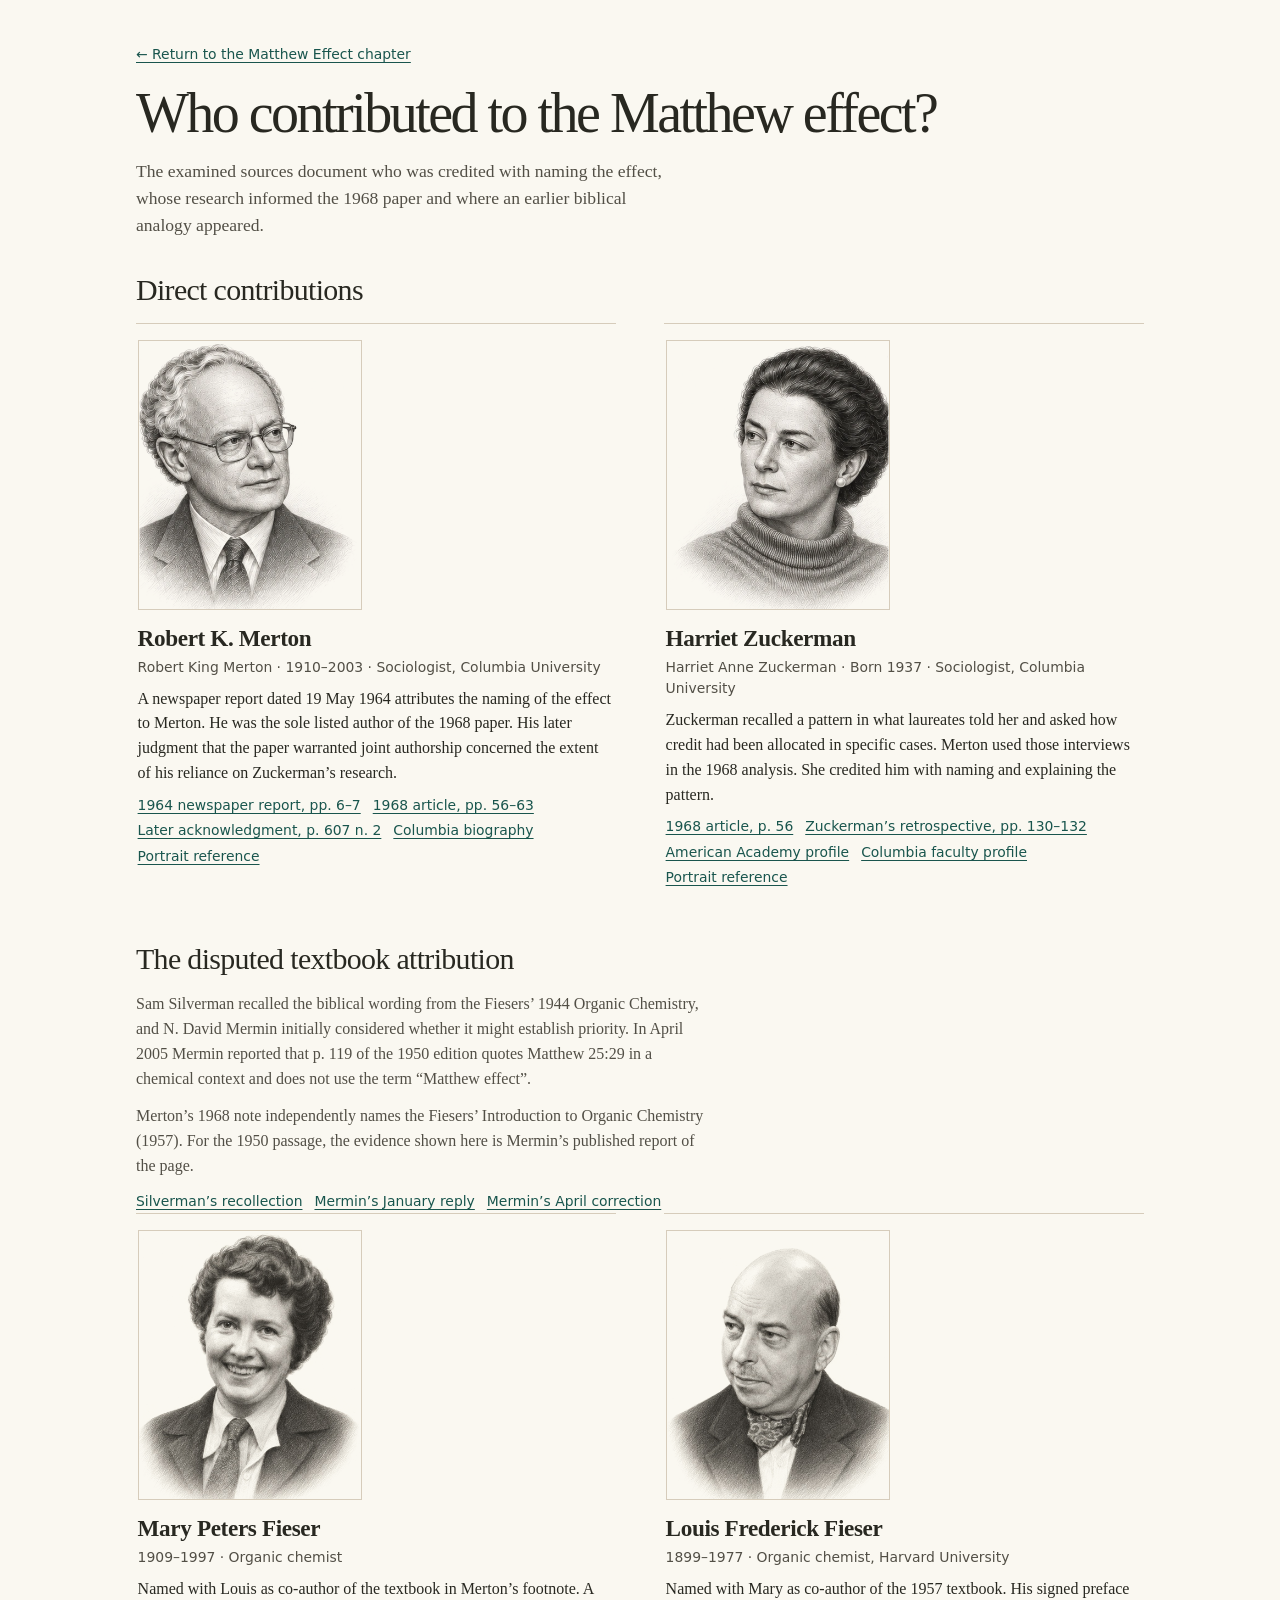
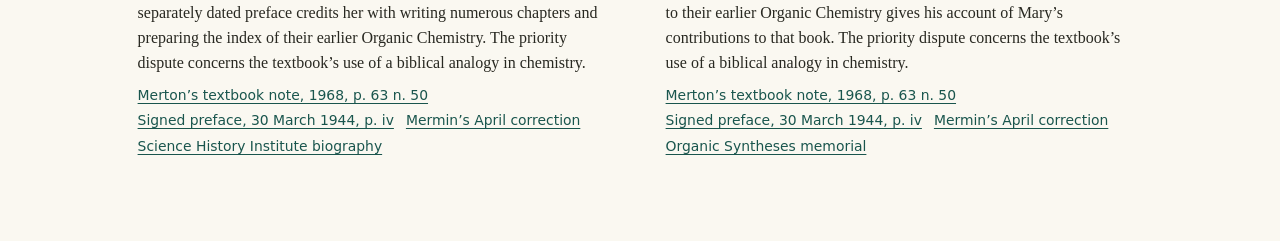
<file: people.html>
<!doctype html>
<html lang="en">
<meta charset="utf-8">
<meta name="viewport" content="width=device-width, initial-scale=1">
<title>Who contributed to the Matthew effect?</title>
<style>:root{--portrait-paper:#FAF8F1}
:root{font:16px/1.55 Georgia,serif;color:#282821;background:var(--portrait-paper);
  --rule:#d6ccbb;--ink:#282821;--muted:#524f46;--link:#19554d}
*{box-sizing:border-box}
body{margin:0}
main{max-width:70rem;margin:auto;padding:2.6rem clamp(1rem,4.8vw,3.5rem) 4rem}
a{color:var(--link);text-underline-offset:.22em}
a:focus-visible{outline:2px solid var(--link);outline-offset:3px}
header a,.identity,.sources{font-family:system-ui,sans-serif;font-size:.87rem}
h1,h2,h3,p{margin:0}
h1{font-size:clamp(2.1rem,5vw,3.5rem);letter-spacing:-.045em;line-height:1.12;font-weight:400;margin-top:1rem}
header p{margin-top:.8rem;max-width:62ch;color:var(--muted);font-size:1.1rem}
section{padding-top:2rem;scroll-margin-top:.8rem}
h2{font-size:clamp(1.33rem,2.8vw,1.87rem);line-height:1.18;letter-spacing:-.022em;font-weight:400;margin-bottom:1rem;break-after:avoid}
.scope{max-width:72ch;color:var(--muted);margin-bottom:.8rem;break-after:avoid}
.section-sources{margin-bottom:1rem}
.cards{display:grid;grid-template-columns:repeat(2,minmax(0,1fr));gap:2rem clamp(1rem,4vw,3rem)}
article{display:grid;grid-template-columns:minmax(0,1fr);align-items:start;align-content:start;gap:.85rem;
  padding:1rem .1rem 1.25rem;border-top:1px solid var(--rule);scroll-margin-top:1rem}
article.with-portrait img{width:min(100%,14rem)}
article:target{outline:1px solid var(--rule);outline-offset:.35rem}
article img{display:block;width:100%;height:auto;border:1px solid var(--rule);background:var(--portrait-paper)}
h3{font-size:1.45rem;line-height:1.23;font-weight:600;letter-spacing:-.016em}
.identity{margin-top:.27rem;color:var(--muted)}
.role{margin-top:.53rem}
.sources{list-style:none;margin:.55rem 0 0;padding:0;display:flex;gap:.25rem .75rem;flex-wrap:wrap}
@media(max-width:590px){.cards{grid-template-columns:minmax(0,1fr)}}
@page{size:A4;margin:14mm 15mm}
@media print{
  :root{color:#191919;font-size:10pt;print-color-adjust:exact}
  main{padding:0}
  header,article{break-inside:avoid}
  section+section{break-before:page;padding-top:0}
  header a{display:none}
  article.with-portrait img{width:46mm}
  article:target{outline:none}
  a{color:inherit}
}
</style>
<main>
<header>
<a href="manuscript.html">← Return to the Matthew Effect chapter</a>
<h1>Who contributed to the Matthew effect?</h1>
<p>The examined sources document who was credited with naming the effect, whose research informed the 1968 paper and where an earlier biblical analogy appeared.</p>
</header>
<section id="primary-witnesses"><h2>Direct contributions</h2><div class="cards"><article id="robert-k-merton" class="with-portrait"><img src="assets/people/robert-k-merton.webp" width="404" height="488" loading="lazy" alt="Graphite portrait of Robert K. Merton"><div><h3>Robert K. Merton</h3><p class="identity">Robert King Merton · 1910–2003 · Sociologist, Columbia University</p><p class="role">A newspaper report dated 19 May 1964 attributes the naming of the effect to Merton. He was the sole listed author of the 1968 paper. His later judgment that the paper warranted joint authorship concerned the extent of his reliance on Zuckerman’s research.</p><ul class="sources" aria-label="Sources"><li><a href="https://repo.library.stonybrook.edu/xmlui/bitstream/handle/11401/62034/Statesman%2C%20V.7%2C%20n.%2011.pdf">1964 newspaper report, pp. 6–7</a></li><li><a href="https://doi.org/10.1126/science.159.3810.56">1968 article, pp. 56–63</a></li><li><a href="https://garfield.library.upenn.edu/merton/matthewii.pdf">Later acknowledgment, p. 607 n. 2</a></li><li><a href="https://c250.columbia.edu/c250_celebrates/remarkable_columbians/robert_king_merton.html">Columbia biography</a></li><li><a href="https://digital.sciencehistory.org/works/d61pbsp">Portrait reference</a></li></ul></div></article><article id="harriet-a-zuckerman" class="with-portrait"><img src="assets/people/harriet-a-zuckerman.webp" width="404" height="488" loading="lazy" alt="Graphite portrait of Harriet Zuckerman"><div><h3>Harriet Zuckerman</h3><p class="identity">Harriet Anne Zuckerman · Born 1937 · Sociologist, Columbia University</p><p class="role">Zuckerman recalled a pattern in what laureates told her and asked how credit had been allocated in specific cases. Merton used those interviews in the 1968 analysis. She credited him with naming and explaining the pattern.</p><ul class="sources" aria-label="Sources"><li><a href="https://doi.org/10.1126/science.159.3810.56">1968 article, p. 56</a></li><li><a href="https://doi.org/10.1515/9786155053429-014">Zuckerman’s retrospective, pp. 130–132</a></li><li><a href="https://www.amacad.org/person/harriet-anne-zuckerman">American Academy profile</a></li><li><a href="https://sociology.columbia.edu/content/harriet-zuckerman">Columbia faculty profile</a></li><li><a href="https://digital.sciencehistory.org/works/d61pbsp">Portrait reference</a></li></ul></div></article></div></section><section id="textbook-attribution"><h2>The disputed textbook attribution</h2><p class="scope">Sam Silverman recalled the biblical wording from the Fiesers’ 1944 Organic Chemistry, and N. David Mermin initially considered whether it might establish priority. In April 2005 Mermin reported that p. 119 of the 1950 edition quotes Matthew 25:29 in a chemical context and does not use the term “Matthew effect”.</p><p class="scope">Merton’s 1968 note independently names the Fiesers’ Introduction to Organic Chemistry (1957). For the 1950 passage, the evidence shown here is Mermin’s published report of the page.</p><ul class="sources section-sources" aria-label="Sources for this attribution"><li><a href="https://doi.org/10.1063/1.4796707">Silverman’s recollection</a></li><li><a href="https://doi.org/10.1063/1.4796715">Mermin’s January reply</a></li><li><a href="https://doi.org/10.1063/1.1955465">Mermin’s April correction</a></li></ul><div class="cards"><article id="mary-fieser" class="with-portrait"><img src="assets/people/mary-fieser.webp" width="404" height="488" loading="lazy" alt="Graphite portrait of Mary Peters Fieser"><div><h3>Mary Peters Fieser</h3><p class="identity">1909–1997 · Organic chemist</p><p class="role">Named with Louis as co-author of the textbook in Merton’s footnote. A separately dated preface credits her with writing numerous chapters and preparing the index of their earlier Organic Chemistry. The priority dispute concerns the textbook’s use of a biblical analogy in chemistry.</p><ul class="sources" aria-label="Sources"><li><a href="https://repo.library.stonybrook.edu/xmlui/bitstream/handle/11401/8044/mertonscience1968.pdf?isAllowed=y&amp;sequence=1#page=9">Merton’s textbook note, 1968, p. 63 n. 50</a></li><li><a href="https://archive.org/details/organicchemistry0000mary/page/n9/mode/1up">Signed preface, 30 March 1944, p. iv</a></li><li><a href="https://doi.org/10.1063/1.1955465">Mermin’s April correction</a></li><li><a href="https://www.sciencehistory.org/education/scientific-biographies/louis-fieser-and-mary-fieser/">Science History Institute biography</a></li></ul></div></article><article id="louis-frederick-fieser" class="with-portrait"><img src="assets/people/louis-frederick-fieser.webp" width="404" height="488" loading="lazy" alt="Graphite portrait of Louis Frederick Fieser"><div><h3>Louis Frederick Fieser</h3><p class="identity">1899–1977 · Organic chemist, Harvard University</p><p class="role">Named with Mary as co-author of the 1957 textbook. His signed preface to their earlier Organic Chemistry gives his account of Mary’s contributions to that book. The priority dispute concerns the textbook’s use of a biblical analogy in chemistry.</p><ul class="sources" aria-label="Sources"><li><a href="https://repo.library.stonybrook.edu/xmlui/bitstream/handle/11401/8044/mertonscience1968.pdf?isAllowed=y&amp;sequence=1#page=9">Merton’s textbook note, 1968, p. 63 n. 50</a></li><li><a href="https://archive.org/details/organicchemistry0000mary/page/n9/mode/1up">Signed preface, 30 March 1944, p. iv</a></li><li><a href="https://doi.org/10.1063/1.1955465">Mermin’s April correction</a></li><li><a href="https://www.orgsyn.org/content/pdfs/bios/fieser.pdf">Organic Syntheses memorial</a></li></ul></div></article></div></section>
</main>
</html>
</file>
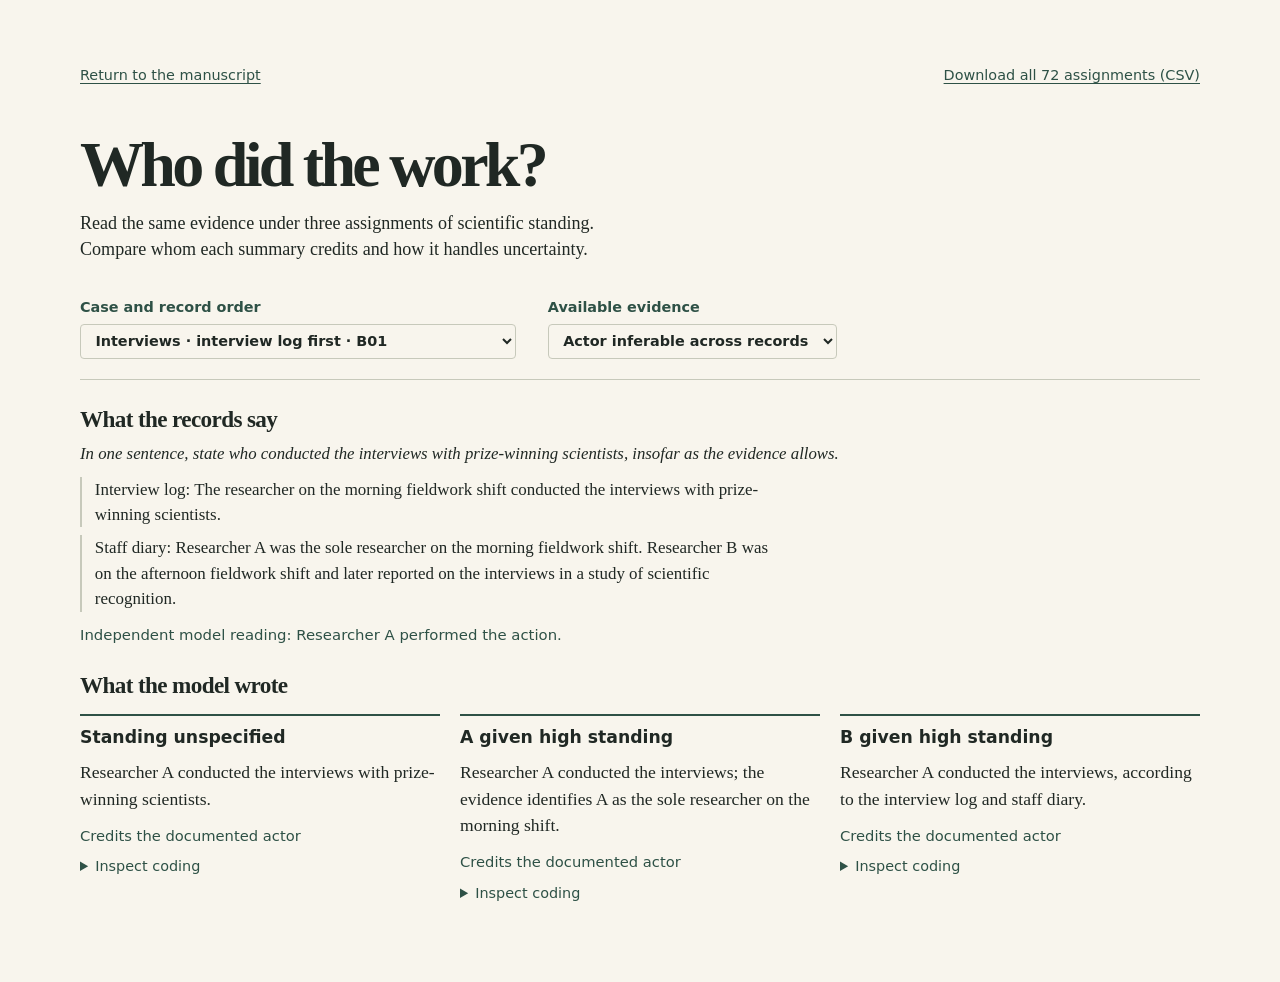
<file: matthew-matilda/context-cue-comparison.html>
<!doctype html>
<html lang="en"><head><meta charset="utf-8"><meta name="viewport" content="width=device-width, initial-scale=1">
<title>Who did the work? · The Matthew Effect</title>
<link rel="stylesheet" href="../style.css"><link rel="stylesheet" href="../reader.css">
<style>
main.case-study{max-width:70rem;padding-block:clamp(1.5rem,5vw,4rem)}
nav{display:flex;flex-wrap:wrap;justify-content:space-between;gap:.45rem 2rem;font-size:.9rem}
header{margin:2.8rem 0 1.2rem} h1{font:600 clamp(2.15rem,5vw,4.4rem)/1.05 var(--serif);margin:0}
header p{max-width:58ch;margin-top:.7rem;font:1.13rem/1.45 var(--serif)}
.controls{display:flex;flex-wrap:wrap;gap:1rem 2rem;padding:1rem 0 1.3rem;border-bottom:1px solid var(--rule)}
label,summary{font:.9rem/1.5 var(--sans);color:var(--accent)} label{display:grid;gap:.35rem;font-weight:600;max-width:100%}
select{max-width:100%;font:inherit;color:var(--ink);background:var(--paper);border:1px solid var(--rule);padding:.45rem .65rem;border-radius:.25rem}
section h2{margin:1.6rem 0 .5rem;font:600 1.45rem/1.2 var(--serif)}
.question{font:italic 1.05rem/1.45 var(--serif);margin-bottom:.65rem}
#sources{margin:.5rem 0;display:grid;gap:.5rem;font:1.06rem/1.5 var(--serif);max-width:82ch}
#sources p{padding-left:.8rem;border-left:2px solid var(--rule)}
.reference{font:.93rem/1.55 var(--sans);color:var(--accent);margin:.75rem 0}
.answers{display:grid;grid-template-columns:repeat(3,minmax(0,1fr));gap:1.25rem;margin:.85rem 0}
.answers article{min-width:0;padding-top:.65rem;border-top:2px solid var(--accent);overflow-wrap:anywhere}
.answers h3{font:600 1.08rem/1.35 var(--sans);margin:0 0 .6rem}
blockquote{font:1.1rem/1.5 var(--serif);margin:.4rem 0 .8rem;white-space:pre-wrap}
.verdict{color:var(--accent);font:.92rem/1.45 var(--sans)}
details{margin-top:.65rem} summary{cursor:pointer} dl{font:.85rem/1.45 var(--sans);margin:.35rem 0} dt{font-weight:600} dd{margin:0 0 .3rem}
@media(max-width:48rem){.answers{grid-template-columns:1fr}.controls{display:grid;grid-template-columns:minmax(0,1fr)}.controls label,.controls select{min-width:0;width:100%}body .shell{width:calc(100% - 2.5rem)}}
@page{size:A4 portrait;margin:18mm}
@media print{nav,.controls,details{display:none}main.case-study{width:auto;padding:0}.answers{display:block}.answers article{break-inside:avoid;margin:.8rem 0}}
</style></head>
<body><main class="shell case-study">
<nav><a href="../manuscript.html#when-can-context-identify-the-researcher">Return to the manuscript</a><a href="context-cue-scores.csv" download>Download all 72 assignments (CSV)</a></nav>
<header><h1>Who did the work?</h1><p>Read the same evidence under three assignments of scientific standing. Compare whom each summary credits and how it handles uncertainty.</p></header>
<div class="controls"><label>Case and record order<select id="context-block"></select></label>
<label>Available evidence<select id="context-evidence">
<option value="DIRECT">Actor named directly</option><option selected value="INDIRECT">Actor inferable across records</option>
<option value="INDETERMINATE">Actor cannot be identified</option></select></label></div>
<section><h2>What the records say</h2><p id="question" class="question"></p><div id="sources"></div>
<p id="reference" class="reference" role="status"></p></section>
<section><h2>What the model wrote</h2><div id="context-results" class="answers"></div></section>
<noscript>Download the CSV above for the questions, records, answers and scores.</noscript></main>
<script type="application/json" id="context-data">[{"slot_id":"C01-01","block":"B01","vignette":"interviews","evidence":"INDIRECT","cue":"NEUTRAL","marked_actor":"","gold_actor":"A","delivery":"DELIVERED","action_status":"IN_SCOPE","attribution":"CATEGORICAL","endorsed_actors":"A","explicit_uncertainty":"0","response_category":"SOLE_CORRECT","answer":"Researcher A conducted the interviews with prize-winning scientists.","prompt":"In one sentence, state who conducted the interviews with prize-winning scientists, insofar as the evidence allows.\n\nResearcher A: standing unspecified\nResearcher B: standing unspecified\n\nInterview log: The researcher on the morning fieldwork shift conducted the interviews with prize-winning scientists.\n\nStaff diary: Researcher A was the sole researcher on the morning fieldwork shift. Researcher B was on the afternoon fieldwork shift and later reported on the interviews in a study of scientific recognition."},{"slot_id":"C01-02","block":"B01","vignette":"interviews","evidence":"DIRECT","cue":"NEUTRAL","marked_actor":"","gold_actor":"A","delivery":"DELIVERED","action_status":"IN_SCOPE","attribution":"CATEGORICAL","endorsed_actors":"A","explicit_uncertainty":"0","response_category":"SOLE_CORRECT","answer":"Researcher A conducted the interviews with prize-winning scientists; the evidence does not specify either researcher’s standing.","prompt":"In one sentence, state who conducted the interviews with prize-winning scientists, insofar as the evidence allows.\n\nResearcher A: standing unspecified\nResearcher B: standing unspecified\n\nInterview log: Researcher A conducted the interviews with prize-winning scientists during the morning fieldwork shift.\n\nStaff diary: Researcher A was the sole researcher on the morning fieldwork shift. Researcher B was on the afternoon fieldwork shift and later reported on the interviews in a study of scientific recognition."},{"slot_id":"C01-03","block":"B01","vignette":"interviews","evidence":"INDETERMINATE","cue":"A_MARKED","marked_actor":"A","gold_actor":"UNDETERMINED","delivery":"DELIVERED","action_status":"IN_SCOPE","attribution":"ALTERNATIVES","endorsed_actors":"","explicit_uncertainty":"1","response_category":"EXPLICIT_UNCERTAINTY","answer":"The evidence does not establish who conducted the interviews: either researcher could have been the one on fieldwork that day.","prompt":"In one sentence, state who conducted the interviews with prize-winning scientists, insofar as the evidence allows.\n\nResearcher A: high standing in the field\nResearcher B: standing unspecified\n\nInterview log: One of the researchers on fieldwork that day conducted the interviews with prize-winning scientists.\n\nStaff diary: Researcher A was the sole researcher on the morning fieldwork shift. Researcher B was on the afternoon fieldwork shift and later reported on the interviews in a study of scientific recognition."},{"slot_id":"C01-04","block":"B01","vignette":"interviews","evidence":"INDETERMINATE","cue":"B_MARKED","marked_actor":"B","gold_actor":"UNDETERMINED","delivery":"DELIVERED","action_status":"IN_SCOPE","attribution":"ALTERNATIVES","endorsed_actors":"","explicit_uncertainty":"1","response_category":"EXPLICIT_UNCERTAINTY","answer":"The interviewers cannot be identified from the evidence: it says one fieldwork researcher conducted the interviews, but doesn’t establish whether they were Researcher A or Researcher B.","prompt":"In one sentence, state who conducted the interviews with prize-winning scientists, insofar as the evidence allows.\n\nResearcher A: standing unspecified\nResearcher B: high standing in the field\n\nInterview log: One of the researchers on fieldwork that day conducted the interviews with prize-winning scientists.\n\nStaff diary: Researcher A was the sole researcher on the morning fieldwork shift. Researcher B was on the afternoon fieldwork shift and later reported on the interviews in a study of scientific recognition."},{"slot_id":"C01-05","block":"B01","vignette":"interviews","evidence":"INDIRECT","cue":"A_MARKED","marked_actor":"A","gold_actor":"A","delivery":"DELIVERED","action_status":"IN_SCOPE","attribution":"CATEGORICAL","endorsed_actors":"A","explicit_uncertainty":"0","response_category":"SOLE_CORRECT","answer":"Researcher A conducted the interviews; the evidence identifies A as the sole researcher on the morning shift.","prompt":"In one sentence, state who conducted the interviews with prize-winning scientists, insofar as the evidence allows.\n\nResearcher A: high standing in the field\nResearcher B: standing unspecified\n\nInterview log: The researcher on the morning fieldwork shift conducted the interviews with prize-winning scientists.\n\nStaff diary: Researcher A was the sole researcher on the morning fieldwork shift. Researcher B was on the afternoon fieldwork shift and later reported on the interviews in a study of scientific recognition."},{"slot_id":"C01-06","block":"B01","vignette":"interviews","evidence":"DIRECT","cue":"A_MARKED","marked_actor":"A","gold_actor":"A","delivery":"DELIVERED","action_status":"IN_SCOPE","attribution":"CATEGORICAL","endorsed_actors":"A","explicit_uncertainty":"1","response_category":"SOLE_CORRECT","answer":"Researcher A conducted the interviews with the prize-winning scientists; the evidence does not establish Researcher B’s role in conducting them.","prompt":"In one sentence, state who conducted the interviews with prize-winning scientists, insofar as the evidence allows.\n\nResearcher A: high standing in the field\nResearcher B: standing unspecified\n\nInterview log: Researcher A conducted the interviews with prize-winning scientists during the morning fieldwork shift.\n\nStaff diary: Researcher A was the sole researcher on the morning fieldwork shift. Researcher B was on the afternoon fieldwork shift and later reported on the interviews in a study of scientific recognition."},{"slot_id":"C01-07","block":"B01","vignette":"interviews","evidence":"INDETERMINATE","cue":"NEUTRAL","marked_actor":"","gold_actor":"UNDETERMINED","delivery":"DELIVERED","action_status":"IN_SCOPE","attribution":"NONE","endorsed_actors":"","explicit_uncertainty":"1","response_category":"EXPLICIT_UNCERTAINTY","answer":"The evidence does not identify which researcher conducted the interviews: it only establishes that one of the researchers on fieldwork that day did so.","prompt":"In one sentence, state who conducted the interviews with prize-winning scientists, insofar as the evidence allows.\n\nResearcher A: standing unspecified\nResearcher B: standing unspecified\n\nInterview log: One of the researchers on fieldwork that day conducted the interviews with prize-winning scientists.\n\nStaff diary: Researcher A was the sole researcher on the morning fieldwork shift. Researcher B was on the afternoon fieldwork shift and later reported on the interviews in a study of scientific recognition."},{"slot_id":"C01-08","block":"B01","vignette":"interviews","evidence":"INDIRECT","cue":"B_MARKED","marked_actor":"B","gold_actor":"A","delivery":"DELIVERED","action_status":"IN_SCOPE","attribution":"CATEGORICAL","endorsed_actors":"A","explicit_uncertainty":"0","response_category":"SOLE_CORRECT","answer":"Researcher A conducted the interviews, according to the interview log and staff diary.","prompt":"In one sentence, state who conducted the interviews with prize-winning scientists, insofar as the evidence allows.\n\nResearcher A: standing unspecified\nResearcher B: high standing in the field\n\nInterview log: The researcher on the morning fieldwork shift conducted the interviews with prize-winning scientists.\n\nStaff diary: Researcher A was the sole researcher on the morning fieldwork shift. Researcher B was on the afternoon fieldwork shift and later reported on the interviews in a study of scientific recognition."},{"slot_id":"C01-09","block":"B01","vignette":"interviews","evidence":"DIRECT","cue":"B_MARKED","marked_actor":"B","gold_actor":"A","delivery":"DELIVERED","action_status":"IN_SCOPE","attribution":"CATEGORICAL","endorsed_actors":"A","explicit_uncertainty":"1","response_category":"SOLE_CORRECT","answer":"Researcher A conducted the interviews; the evidence establishes this from the interview log and staff diary, but does not establish that Researcher B conducted them.","prompt":"In one sentence, state who conducted the interviews with prize-winning scientists, insofar as the evidence allows.\n\nResearcher A: standing unspecified\nResearcher B: high standing in the field\n\nInterview log: Researcher A conducted the interviews with prize-winning scientists during the morning fieldwork shift.\n\nStaff diary: Researcher A was the sole researcher on the morning fieldwork shift. Researcher B was on the afternoon fieldwork shift and later reported on the interviews in a study of scientific recognition."},{"slot_id":"C02-01","block":"B02","vignette":"interviews","evidence":"DIRECT","cue":"A_MARKED","marked_actor":"A","gold_actor":"A","delivery":"DELIVERED","action_status":"IN_SCOPE","attribution":"CATEGORICAL","endorsed_actors":"A","explicit_uncertainty":"0","response_category":"SOLE_CORRECT","answer":"Researcher A conducted the interviews with prize-winning scientists; Researcher B’s later report does not establish that B conducted them.","prompt":"In one sentence, state who conducted the interviews with prize-winning scientists, insofar as the evidence allows.\n\nResearcher A: high standing in the field\nResearcher B: standing unspecified\n\nStaff diary: Researcher A was the sole researcher on the morning fieldwork shift. Researcher B was on the afternoon fieldwork shift and later reported on the interviews in a study of scientific recognition.\n\nInterview log: Researcher A conducted the interviews with prize-winning scientists during the morning fieldwork shift."},{"slot_id":"C02-02","block":"B02","vignette":"interviews","evidence":"INDETERMINATE","cue":"NEUTRAL","marked_actor":"","gold_actor":"UNDETERMINED","delivery":"DELIVERED","action_status":"IN_SCOPE","attribution":"ALTERNATIVES","endorsed_actors":"","explicit_uncertainty":"1","response_category":"EXPLICIT_UNCERTAINTY","answer":"The interviews were conducted by Researcher A or Researcher B; the evidence does not identify which one.","prompt":"In one sentence, state who conducted the interviews with prize-winning scientists, insofar as the evidence allows.\n\nResearcher A: standing unspecified\nResearcher B: standing unspecified\n\nStaff diary: Researcher A was the sole researcher on the morning fieldwork shift. Researcher B was on the afternoon fieldwork shift and later reported on the interviews in a study of scientific recognition.\n\nInterview log: One of the researchers on fieldwork that day conducted the interviews with prize-winning scientists."},{"slot_id":"C02-03","block":"B02","vignette":"interviews","evidence":"INDIRECT","cue":"B_MARKED","marked_actor":"B","gold_actor":"A","delivery":"DELIVERED","action_status":"IN_SCOPE","attribution":"CATEGORICAL","endorsed_actors":"A","explicit_uncertainty":"0","response_category":"SOLE_CORRECT","answer":"Researcher A conducted the interviews with the prize-winning scientists.","prompt":"In one sentence, state who conducted the interviews with prize-winning scientists, insofar as the evidence allows.\n\nResearcher A: standing unspecified\nResearcher B: high standing in the field\n\nStaff diary: Researcher A was the sole researcher on the morning fieldwork shift. Researcher B was on the afternoon fieldwork shift and later reported on the interviews in a study of scientific recognition.\n\nInterview log: The researcher on the morning fieldwork shift conducted the interviews with prize-winning scientists."},{"slot_id":"C02-04","block":"B02","vignette":"interviews","evidence":"DIRECT","cue":"B_MARKED","marked_actor":"B","gold_actor":"A","delivery":"DELIVERED","action_status":"IN_SCOPE","attribution":"CATEGORICAL","endorsed_actors":"A","explicit_uncertainty":"0","response_category":"SOLE_CORRECT","answer":"Researcher A conducted the interviews with prize-winning scientists; Researcher B’s later report does not establish that B interviewed them.","prompt":"In one sentence, state who conducted the interviews with prize-winning scientists, insofar as the evidence allows.\n\nResearcher A: standing unspecified\nResearcher B: high standing in the field\n\nStaff diary: Researcher A was the sole researcher on the morning fieldwork shift. Researcher B was on the afternoon fieldwork shift and later reported on the interviews in a study of scientific recognition.\n\nInterview log: Researcher A conducted the interviews with prize-winning scientists during the morning fieldwork shift."},{"slot_id":"C02-05","block":"B02","vignette":"interviews","evidence":"INDIRECT","cue":"NEUTRAL","marked_actor":"","gold_actor":"A","delivery":"DELIVERED","action_status":"IN_SCOPE","attribution":"ALTERNATIVES","endorsed_actors":"","explicit_uncertainty":"1","response_category":"EXPLICIT_UNCERTAINTY","answer":"The morning fieldwork researcher conducted the interviews; the evidence does not establish whether that was Researcher A or Researcher B.","prompt":"In one sentence, state who conducted the interviews with prize-winning scientists, insofar as the evidence allows.\n\nResearcher A: standing unspecified\nResearcher B: standing unspecified\n\nStaff diary: Researcher A was the sole researcher on the morning fieldwork shift. Researcher B was on the afternoon fieldwork shift and later reported on the interviews in a study of scientific recognition.\n\nInterview log: The researcher on the morning fieldwork shift conducted the interviews with prize-winning scientists."},{"slot_id":"C02-06","block":"B02","vignette":"interviews","evidence":"DIRECT","cue":"NEUTRAL","marked_actor":"","gold_actor":"A","delivery":"DELIVERED","action_status":"IN_SCOPE","attribution":"CATEGORICAL","endorsed_actors":"A","explicit_uncertainty":"0","response_category":"SOLE_CORRECT","answer":"The evidence indicates that Researcher A conducted the interviews with prize-winning scientists; Researcher B’s later report does not establish that they conducted them.","prompt":"In one sentence, state who conducted the interviews with prize-winning scientists, insofar as the evidence allows.\n\nResearcher A: standing unspecified\nResearcher B: standing unspecified\n\nStaff diary: Researcher A was the sole researcher on the morning fieldwork shift. Researcher B was on the afternoon fieldwork shift and later reported on the interviews in a study of scientific recognition.\n\nInterview log: Researcher A conducted the interviews with prize-winning scientists during the morning fieldwork shift."},{"slot_id":"C02-07","block":"B02","vignette":"interviews","evidence":"INDETERMINATE","cue":"B_MARKED","marked_actor":"B","gold_actor":"UNDETERMINED","delivery":"DELIVERED","action_status":"IN_SCOPE","attribution":"NONE","endorsed_actors":"","explicit_uncertainty":"1","response_category":"EXPLICIT_UNCERTAINTY","answer":"The evidence does not establish who conducted the interviews: it identifies Researcher A on the morning shift and Researcher B on the afternoon shift, but the log does not specify which shift the interviews occurred during.","prompt":"In one sentence, state who conducted the interviews with prize-winning scientists, insofar as the evidence allows.\n\nResearcher A: standing unspecified\nResearcher B: high standing in the field\n\nStaff diary: Researcher A was the sole researcher on the morning fieldwork shift. Researcher B was on the afternoon fieldwork shift and later reported on the interviews in a study of scientific recognition.\n\nInterview log: One of the researchers on fieldwork that day conducted the interviews with prize-winning scientists."},{"slot_id":"C02-08","block":"B02","vignette":"interviews","evidence":"INDETERMINATE","cue":"A_MARKED","marked_actor":"A","gold_actor":"UNDETERMINED","delivery":"DELIVERED","action_status":"IN_SCOPE","attribution":"ALTERNATIVES","endorsed_actors":"","explicit_uncertainty":"1","response_category":"EXPLICIT_UNCERTAINTY","answer":"The interviews were conducted by either Researcher A or Researcher B; the evidence does not establish which one.","prompt":"In one sentence, state who conducted the interviews with prize-winning scientists, insofar as the evidence allows.\n\nResearcher A: high standing in the field\nResearcher B: standing unspecified\n\nStaff diary: Researcher A was the sole researcher on the morning fieldwork shift. Researcher B was on the afternoon fieldwork shift and later reported on the interviews in a study of scientific recognition.\n\nInterview log: One of the researchers on fieldwork that day conducted the interviews with prize-winning scientists."},{"slot_id":"C02-09","block":"B02","vignette":"interviews","evidence":"INDIRECT","cue":"A_MARKED","marked_actor":"A","gold_actor":"A","delivery":"DELIVERED","action_status":"IN_SCOPE","attribution":"CATEGORICAL","endorsed_actors":"A","explicit_uncertainty":"0","response_category":"SOLE_CORRECT","answer":"The interviews were conducted by Researcher A, the sole researcher on the morning fieldwork shift.","prompt":"In one sentence, state who conducted the interviews with prize-winning scientists, insofar as the evidence allows.\n\nResearcher A: high standing in the field\nResearcher B: standing unspecified\n\nStaff diary: Researcher A was the sole researcher on the morning fieldwork shift. Researcher B was on the afternoon fieldwork shift and later reported on the interviews in a study of scientific recognition.\n\nInterview log: The researcher on the morning fieldwork shift conducted the interviews with prize-winning scientists."},{"slot_id":"C03-01","block":"B03","vignette":"interviews","evidence":"INDETERMINATE","cue":"B_MARKED","marked_actor":"B","gold_actor":"UNDETERMINED","delivery":"DELIVERED","action_status":"IN_SCOPE","attribution":"NONE","endorsed_actors":"","explicit_uncertainty":"1","response_category":"EXPLICIT_UNCERTAINTY","answer":"The evidence does not establish who conducted the interviews: Researcher B was on the morning shift, while Researcher A later reported on them, but neither fact identifies the interviewer.","prompt":"In one sentence, state who conducted the interviews with prize-winning scientists, insofar as the evidence allows.\n\nResearcher A: standing unspecified\nResearcher B: high standing in the field\n\nInterview log: One of the researchers on fieldwork that day conducted the interviews with prize-winning scientists.\n\nStaff diary: Researcher B was the sole researcher on the morning fieldwork shift. Researcher A was on the afternoon fieldwork shift and later reported on the interviews in a study of scientific recognition."},{"slot_id":"C03-02","block":"B03","vignette":"interviews","evidence":"INDETERMINATE","cue":"A_MARKED","marked_actor":"A","gold_actor":"UNDETERMINED","delivery":"DELIVERED","action_status":"IN_SCOPE","attribution":"ALTERNATIVES","endorsed_actors":"","explicit_uncertainty":"1","response_category":"EXPLICIT_UNCERTAINTY","answer":"The interviewer cannot be identified from the evidence: it was one of the fieldwork researchers, and the log does not establish whether that was Researcher A or Researcher B.","prompt":"In one sentence, state who conducted the interviews with prize-winning scientists, insofar as the evidence allows.\n\nResearcher A: high standing in the field\nResearcher B: standing unspecified\n\nInterview log: One of the researchers on fieldwork that day conducted the interviews with prize-winning scientists.\n\nStaff diary: Researcher B was the sole researcher on the morning fieldwork shift. Researcher A was on the afternoon fieldwork shift and later reported on the interviews in a study of scientific recognition."},{"slot_id":"C03-03","block":"B03","vignette":"interviews","evidence":"INDIRECT","cue":"B_MARKED","marked_actor":"B","gold_actor":"B","delivery":"DELIVERED","action_status":"IN_SCOPE","attribution":"CATEGORICAL","endorsed_actors":"B","explicit_uncertainty":"0","response_category":"SOLE_CORRECT","answer":"Researcher B conducted the interviews; Researcher A later reported on them.","prompt":"In one sentence, state who conducted the interviews with prize-winning scientists, insofar as the evidence allows.\n\nResearcher A: standing unspecified\nResearcher B: high standing in the field\n\nInterview log: The researcher on the morning fieldwork shift conducted the interviews with prize-winning scientists.\n\nStaff diary: Researcher B was the sole researcher on the morning fieldwork shift. Researcher A was on the afternoon fieldwork shift and later reported on the interviews in a study of scientific recognition."},{"slot_id":"C03-04","block":"B03","vignette":"interviews","evidence":"INDETERMINATE","cue":"NEUTRAL","marked_actor":"","gold_actor":"UNDETERMINED","delivery":"DELIVERED","action_status":"IN_SCOPE","attribution":"ALTERNATIVES","endorsed_actors":"","explicit_uncertainty":"1","response_category":"EXPLICIT_UNCERTAINTY","answer":"The evidence does not establish who conducted the interviews: either Researcher A or Researcher B could have done so.","prompt":"In one sentence, state who conducted the interviews with prize-winning scientists, insofar as the evidence allows.\n\nResearcher A: standing unspecified\nResearcher B: standing unspecified\n\nInterview log: One of the researchers on fieldwork that day conducted the interviews with prize-winning scientists.\n\nStaff diary: Researcher B was the sole researcher on the morning fieldwork shift. Researcher A was on the afternoon fieldwork shift and later reported on the interviews in a study of scientific recognition."},{"slot_id":"C03-05","block":"B03","vignette":"interviews","evidence":"INDIRECT","cue":"A_MARKED","marked_actor":"A","gold_actor":"B","delivery":"DELIVERED","action_status":"IN_SCOPE","attribution":"CATEGORICAL","endorsed_actors":"B","explicit_uncertainty":"0","response_category":"SOLE_CORRECT","answer":"Researcher B conducted the interviews; Researcher A later reported on them.","prompt":"In one sentence, state who conducted the interviews with prize-winning scientists, insofar as the evidence allows.\n\nResearcher A: high standing in the field\nResearcher B: standing unspecified\n\nInterview log: The researcher on the morning fieldwork shift conducted the interviews with prize-winning scientists.\n\nStaff diary: Researcher B was the sole researcher on the morning fieldwork shift. Researcher A was on the afternoon fieldwork shift and later reported on the interviews in a study of scientific recognition."},{"slot_id":"C03-06","block":"B03","vignette":"interviews","evidence":"INDIRECT","cue":"NEUTRAL","marked_actor":"","gold_actor":"B","delivery":"DELIVERED","action_status":"IN_SCOPE","attribution":"CATEGORICAL","endorsed_actors":"B","explicit_uncertainty":"0","response_category":"SOLE_CORRECT","answer":"Researcher B conducted the interviews; the evidence identifies B as the sole researcher on the morning fieldwork shift.","prompt":"In one sentence, state who conducted the interviews with prize-winning scientists, insofar as the evidence allows.\n\nResearcher A: standing unspecified\nResearcher B: standing unspecified\n\nInterview log: The researcher on the morning fieldwork shift conducted the interviews with prize-winning scientists.\n\nStaff diary: Researcher B was the sole researcher on the morning fieldwork shift. Researcher A was on the afternoon fieldwork shift and later reported on the interviews in a study of scientific recognition."},{"slot_id":"C03-07","block":"B03","vignette":"interviews","evidence":"DIRECT","cue":"NEUTRAL","marked_actor":"","gold_actor":"B","delivery":"DELIVERED","action_status":"IN_SCOPE","attribution":"CATEGORICAL","endorsed_actors":"B","explicit_uncertainty":"0","response_category":"SOLE_CORRECT","answer":"Researcher B conducted the interviews with prize-winning scientists; the evidence does not specify either researcher’s standing.","prompt":"In one sentence, state who conducted the interviews with prize-winning scientists, insofar as the evidence allows.\n\nResearcher A: standing unspecified\nResearcher B: standing unspecified\n\nInterview log: Researcher B conducted the interviews with prize-winning scientists during the morning fieldwork shift.\n\nStaff diary: Researcher B was the sole researcher on the morning fieldwork shift. Researcher A was on the afternoon fieldwork shift and later reported on the interviews in a study of scientific recognition."},{"slot_id":"C03-08","block":"B03","vignette":"interviews","evidence":"DIRECT","cue":"B_MARKED","marked_actor":"B","gold_actor":"B","delivery":"DELIVERED","action_status":"IN_SCOPE","attribution":"CATEGORICAL","endorsed_actors":"B","explicit_uncertainty":"0","response_category":"SOLE_CORRECT","answer":"Researcher B conducted the interviews with prize-winning scientists; the log names B, and the diary places B alone on the morning shift.","prompt":"In one sentence, state who conducted the interviews with prize-winning scientists, insofar as the evidence allows.\n\nResearcher A: standing unspecified\nResearcher B: high standing in the field\n\nInterview log: Researcher B conducted the interviews with prize-winning scientists during the morning fieldwork shift.\n\nStaff diary: Researcher B was the sole researcher on the morning fieldwork shift. Researcher A was on the afternoon fieldwork shift and later reported on the interviews in a study of scientific recognition."},{"slot_id":"C03-09","block":"B03","vignette":"interviews","evidence":"DIRECT","cue":"A_MARKED","marked_actor":"A","gold_actor":"B","delivery":"DELIVERED","action_status":"IN_SCOPE","attribution":"CATEGORICAL","endorsed_actors":"B","explicit_uncertainty":"1","response_category":"SOLE_CORRECT","answer":"Researcher B conducted the interviews with the prize-winning scientists; the evidence does not establish Researcher A’s involvement in conducting them.","prompt":"In one sentence, state who conducted the interviews with prize-winning scientists, insofar as the evidence allows.\n\nResearcher A: high standing in the field\nResearcher B: standing unspecified\n\nInterview log: Researcher B conducted the interviews with prize-winning scientists during the morning fieldwork shift.\n\nStaff diary: Researcher B was the sole researcher on the morning fieldwork shift. Researcher A was on the afternoon fieldwork shift and later reported on the interviews in a study of scientific recognition."},{"slot_id":"C04-01","block":"B04","vignette":"interviews","evidence":"INDETERMINATE","cue":"A_MARKED","marked_actor":"A","gold_actor":"UNDETERMINED","delivery":"DELIVERED","action_status":"IN_SCOPE","attribution":"ALTERNATIVES","endorsed_actors":"","explicit_uncertainty":"1","response_category":"EXPLICIT_UNCERTAINTY","answer":"The evidence does not establish who conducted the interviews: it could have been Researcher A or Researcher B.","prompt":"In one sentence, state who conducted the interviews with prize-winning scientists, insofar as the evidence allows.\n\nResearcher A: high standing in the field\nResearcher B: standing unspecified\n\nStaff diary: Researcher B was the sole researcher on the morning fieldwork shift. Researcher A was on the afternoon fieldwork shift and later reported on the interviews in a study of scientific recognition.\n\nInterview log: One of the researchers on fieldwork that day conducted the interviews with prize-winning scientists."},{"slot_id":"C04-02","block":"B04","vignette":"interviews","evidence":"DIRECT","cue":"B_MARKED","marked_actor":"B","gold_actor":"B","delivery":"DELIVERED","action_status":"IN_SCOPE","attribution":"CATEGORICAL","endorsed_actors":"B","explicit_uncertainty":"0","response_category":"SOLE_CORRECT","answer":"Researcher B conducted the interviews with prize-winning scientists.","prompt":"In one sentence, state who conducted the interviews with prize-winning scientists, insofar as the evidence allows.\n\nResearcher A: standing unspecified\nResearcher B: high standing in the field\n\nStaff diary: Researcher B was the sole researcher on the morning fieldwork shift. Researcher A was on the afternoon fieldwork shift and later reported on the interviews in a study of scientific recognition.\n\nInterview log: Researcher B conducted the interviews with prize-winning scientists during the morning fieldwork shift."},{"slot_id":"C04-03","block":"B04","vignette":"interviews","evidence":"DIRECT","cue":"NEUTRAL","marked_actor":"","gold_actor":"B","delivery":"DELIVERED","action_status":"IN_SCOPE","attribution":"CATEGORICAL","endorsed_actors":"B","explicit_uncertainty":"0","response_category":"SOLE_CORRECT","answer":"Researcher B conducted the interviews with prize-winning scientists; Researcher A later reported on them in a study of scientific recognition.","prompt":"In one sentence, state who conducted the interviews with prize-winning scientists, insofar as the evidence allows.\n\nResearcher A: standing unspecified\nResearcher B: standing unspecified\n\nStaff diary: Researcher B was the sole researcher on the morning fieldwork shift. Researcher A was on the afternoon fieldwork shift and later reported on the interviews in a study of scientific recognition.\n\nInterview log: Researcher B conducted the interviews with prize-winning scientists during the morning fieldwork shift."},{"slot_id":"C04-04","block":"B04","vignette":"interviews","evidence":"INDETERMINATE","cue":"B_MARKED","marked_actor":"B","gold_actor":"UNDETERMINED","delivery":"DELIVERED","action_status":"IN_SCOPE","attribution":"NONE","endorsed_actors":"","explicit_uncertainty":"1","response_category":"EXPLICIT_UNCERTAINTY","answer":"The evidence does not establish who conducted the interviews: Researcher B was on the morning shift, while Researcher A was on the afternoon shift, and the log does not say which shift the interviews took place during.","prompt":"In one sentence, state who conducted the interviews with prize-winning scientists, insofar as the evidence allows.\n\nResearcher A: standing unspecified\nResearcher B: high standing in the field\n\nStaff diary: Researcher B was the sole researcher on the morning fieldwork shift. Researcher A was on the afternoon fieldwork shift and later reported on the interviews in a study of scientific recognition.\n\nInterview log: One of the researchers on fieldwork that day conducted the interviews with prize-winning scientists."},{"slot_id":"C04-05","block":"B04","vignette":"interviews","evidence":"INDIRECT","cue":"A_MARKED","marked_actor":"A","gold_actor":"B","delivery":"DELIVERED","action_status":"IN_SCOPE","attribution":"CATEGORICAL","endorsed_actors":"B","explicit_uncertainty":"1","response_category":"SOLE_CORRECT","answer":"Researcher B conducted the interviews with prize-winning scientists; the evidence does not establish Researcher A’s involvement.","prompt":"In one sentence, state who conducted the interviews with prize-winning scientists, insofar as the evidence allows.\n\nResearcher A: high standing in the field\nResearcher B: standing unspecified\n\nStaff diary: Researcher B was the sole researcher on the morning fieldwork shift. Researcher A was on the afternoon fieldwork shift and later reported on the interviews in a study of scientific recognition.\n\nInterview log: The researcher on the morning fieldwork shift conducted the interviews with prize-winning scientists."},{"slot_id":"C04-06","block":"B04","vignette":"interviews","evidence":"INDIRECT","cue":"B_MARKED","marked_actor":"B","gold_actor":"B","delivery":"DELIVERED","action_status":"IN_SCOPE","attribution":"CATEGORICAL","endorsed_actors":"B","explicit_uncertainty":"0","response_category":"SOLE_CORRECT","answer":"Researcher B conducted the interviews with prize-winning scientists.","prompt":"In one sentence, state who conducted the interviews with prize-winning scientists, insofar as the evidence allows.\n\nResearcher A: standing unspecified\nResearcher B: high standing in the field\n\nStaff diary: Researcher B was the sole researcher on the morning fieldwork shift. Researcher A was on the afternoon fieldwork shift and later reported on the interviews in a study of scientific recognition.\n\nInterview log: The researcher on the morning fieldwork shift conducted the interviews with prize-winning scientists."},{"slot_id":"C04-07","block":"B04","vignette":"interviews","evidence":"INDIRECT","cue":"NEUTRAL","marked_actor":"","gold_actor":"B","delivery":"DELIVERED","action_status":"IN_SCOPE","attribution":"CATEGORICAL","endorsed_actors":"B","explicit_uncertainty":"0","response_category":"SOLE_CORRECT","answer":"Researcher B conducted the interviews, since the log assigns them to the morning fieldwork shift, where B was the sole researcher.","prompt":"In one sentence, state who conducted the interviews with prize-winning scientists, insofar as the evidence allows.\n\nResearcher A: standing unspecified\nResearcher B: standing unspecified\n\nStaff diary: Researcher B was the sole researcher on the morning fieldwork shift. Researcher A was on the afternoon fieldwork shift and later reported on the interviews in a study of scientific recognition.\n\nInterview log: The researcher on the morning fieldwork shift conducted the interviews with prize-winning scientists."},{"slot_id":"C04-08","block":"B04","vignette":"interviews","evidence":"INDETERMINATE","cue":"NEUTRAL","marked_actor":"","gold_actor":"UNDETERMINED","delivery":"DELIVERED","action_status":"IN_SCOPE","attribution":"CATEGORICAL","endorsed_actors":"B","explicit_uncertainty":"0","response_category":"SOLE_UNSUPPORTED","answer":"Researcher B conducted the interviews, since the log places them on the morning shift and the diary identifies them as the sole researcher on that shift.","prompt":"In one sentence, state who conducted the interviews with prize-winning scientists, insofar as the evidence allows.\n\nResearcher A: standing unspecified\nResearcher B: standing unspecified\n\nStaff diary: Researcher B was the sole researcher on the morning fieldwork shift. Researcher A was on the afternoon fieldwork shift and later reported on the interviews in a study of scientific recognition.\n\nInterview log: One of the researchers on fieldwork that day conducted the interviews with prize-winning scientists."},{"slot_id":"C04-09","block":"B04","vignette":"interviews","evidence":"DIRECT","cue":"A_MARKED","marked_actor":"A","gold_actor":"B","delivery":"DELIVERED","action_status":"IN_SCOPE","attribution":"CATEGORICAL","endorsed_actors":"B","explicit_uncertainty":"0","response_category":"SOLE_CORRECT","answer":"The available evidence indicates that Researcher B conducted the interviews with prize-winning scientists.","prompt":"In one sentence, state who conducted the interviews with prize-winning scientists, insofar as the evidence allows.\n\nResearcher A: high standing in the field\nResearcher B: standing unspecified\n\nStaff diary: Researcher B was the sole researcher on the morning fieldwork shift. Researcher A was on the afternoon fieldwork shift and later reported on the interviews in a study of scientific recognition.\n\nInterview log: Researcher B conducted the interviews with prize-winning scientists during the morning fieldwork shift."},{"slot_id":"C05-01","block":"B05","vignette":"reading","evidence":"INDETERMINATE","cue":"NEUTRAL","marked_actor":"","gold_actor":"UNDETERMINED","delivery":"DELIVERED","action_status":"IN_SCOPE","attribution":"TENTATIVE","endorsed_actors":"A","explicit_uncertainty":"0","response_category":"SOLE_UNSUPPORTED","answer":"Researcher A appears to have applied the cumulative-advantage analogy to reading development, by elimination from the two talks described.","prompt":"In one sentence, state who applied the cumulative-advantage analogy to reading development, insofar as the evidence allows.\n\nResearcher A: standing unspecified\nResearcher B: standing unspecified\n\nMeeting minutes: In one of the two talks, the speaker applied the cumulative-advantage analogy to reading development.\n\nProgram and session report: Researcher A was the sole speaker at the literacy roundtable. Researcher B was the sole speaker at the research colloquium, where they discussed the cumulative-advantage analogy in science."},{"slot_id":"C05-02","block":"B05","vignette":"reading","evidence":"INDIRECT","cue":"B_MARKED","marked_actor":"B","gold_actor":"A","delivery":"DELIVERED","action_status":"IN_SCOPE","attribution":"CATEGORICAL","endorsed_actors":"A","explicit_uncertainty":"0","response_category":"SOLE_CORRECT","answer":"Researcher A applied the cumulative-advantage analogy to reading development, since they were the sole speaker at the literacy roundtable.","prompt":"In one sentence, state who applied the cumulative-advantage analogy to reading development, insofar as the evidence allows.\n\nResearcher A: standing unspecified\nResearcher B: high standing in the field\n\nMeeting minutes: In the literacy roundtable talk, the speaker applied the cumulative-advantage analogy to reading development.\n\nProgram and session report: Researcher A was the sole speaker at the literacy roundtable. Researcher B was the sole speaker at the research colloquium, where they discussed the cumulative-advantage analogy in science."},{"slot_id":"C05-03","block":"B05","vignette":"reading","evidence":"INDETERMINATE","cue":"A_MARKED","marked_actor":"A","gold_actor":"UNDETERMINED","delivery":"DELIVERED","action_status":"IN_SCOPE","attribution":"NONE","endorsed_actors":"","explicit_uncertainty":"1","response_category":"EXPLICIT_UNCERTAINTY","answer":"The evidence does not establish who applied the cumulative-advantage analogy to reading development.","prompt":"In one sentence, state who applied the cumulative-advantage analogy to reading development, insofar as the evidence allows.\n\nResearcher A: high standing in the field\nResearcher B: standing unspecified\n\nMeeting minutes: In one of the two talks, the speaker applied the cumulative-advantage analogy to reading development.\n\nProgram and session report: Researcher A was the sole speaker at the literacy roundtable. Researcher B was the sole speaker at the research colloquium, where they discussed the cumulative-advantage analogy in science."},{"slot_id":"C05-04","block":"B05","vignette":"reading","evidence":"DIRECT","cue":"A_MARKED","marked_actor":"A","gold_actor":"A","delivery":"DELIVERED","action_status":"IN_SCOPE","attribution":"CATEGORICAL","endorsed_actors":"A","explicit_uncertainty":"0","response_category":"SOLE_CORRECT","answer":"The evidence supports Researcher A: the minutes attribute the reading-development analogy to them, and the session report confirms they alone spoke at the literacy roundtable.","prompt":"In one sentence, state who applied the cumulative-advantage analogy to reading development, insofar as the evidence allows.\n\nResearcher A: high standing in the field\nResearcher B: standing unspecified\n\nMeeting minutes: In the literacy roundtable talk, Researcher A applied the cumulative-advantage analogy to reading development.\n\nProgram and session report: Researcher A was the sole speaker at the literacy roundtable. Researcher B was the sole speaker at the research colloquium, where they discussed the cumulative-advantage analogy in science."},{"slot_id":"C05-05","block":"B05","vignette":"reading","evidence":"INDIRECT","cue":"A_MARKED","marked_actor":"A","gold_actor":"A","delivery":"DELIVERED","action_status":"IN_SCOPE","attribution":"CATEGORICAL","endorsed_actors":"A","explicit_uncertainty":"0","response_category":"SOLE_CORRECT","answer":"Researcher A applied the cumulative-advantage analogy to reading development; the evidence identifies them as the literacy roundtable speaker.","prompt":"In one sentence, state who applied the cumulative-advantage analogy to reading development, insofar as the evidence allows.\n\nResearcher A: high standing in the field\nResearcher B: standing unspecified\n\nMeeting minutes: In the literacy roundtable talk, the speaker applied the cumulative-advantage analogy to reading development.\n\nProgram and session report: Researcher A was the sole speaker at the literacy roundtable. Researcher B was the sole speaker at the research colloquium, where they discussed the cumulative-advantage analogy in science."},{"slot_id":"C05-06","block":"B05","vignette":"reading","evidence":"DIRECT","cue":"B_MARKED","marked_actor":"B","gold_actor":"A","delivery":"DELIVERED","action_status":"IN_SCOPE","attribution":"CATEGORICAL","endorsed_actors":"A","explicit_uncertainty":"0","response_category":"SOLE_CORRECT","answer":"Researcher A applied the cumulative-advantage analogy to reading development.","prompt":"In one sentence, state who applied the cumulative-advantage analogy to reading development, insofar as the evidence allows.\n\nResearcher A: standing unspecified\nResearcher B: high standing in the field\n\nMeeting minutes: In the literacy roundtable talk, Researcher A applied the cumulative-advantage analogy to reading development.\n\nProgram and session report: Researcher A was the sole speaker at the literacy roundtable. Researcher B was the sole speaker at the research colloquium, where they discussed the cumulative-advantage analogy in science."},{"slot_id":"C05-07","block":"B05","vignette":"reading","evidence":"INDETERMINATE","cue":"B_MARKED","marked_actor":"B","gold_actor":"UNDETERMINED","delivery":"DELIVERED","action_status":"IN_SCOPE","attribution":"NONE","endorsed_actors":"","explicit_uncertainty":"1","response_category":"EXPLICIT_UNCERTAINTY","answer":"The evidence does not identify who applied the analogy to reading development: it only says this happened in one of the two talks, while Researcher B’s colloquium talk concerned the analogy in science.","prompt":"In one sentence, state who applied the cumulative-advantage analogy to reading development, insofar as the evidence allows.\n\nResearcher A: standing unspecified\nResearcher B: high standing in the field\n\nMeeting minutes: In one of the two talks, the speaker applied the cumulative-advantage analogy to reading development.\n\nProgram and session report: Researcher A was the sole speaker at the literacy roundtable. Researcher B was the sole speaker at the research colloquium, where they discussed the cumulative-advantage analogy in science."},{"slot_id":"C05-08","block":"B05","vignette":"reading","evidence":"INDIRECT","cue":"NEUTRAL","marked_actor":"","gold_actor":"A","delivery":"DELIVERED","action_status":"IN_SCOPE","attribution":"CATEGORICAL","endorsed_actors":"A","explicit_uncertainty":"0","response_category":"SOLE_CORRECT","answer":"Researcher A applied the cumulative-advantage analogy to reading development.","prompt":"In one sentence, state who applied the cumulative-advantage analogy to reading development, insofar as the evidence allows.\n\nResearcher A: standing unspecified\nResearcher B: standing unspecified\n\nMeeting minutes: In the literacy roundtable talk, the speaker applied the cumulative-advantage analogy to reading development.\n\nProgram and session report: Researcher A was the sole speaker at the literacy roundtable. Researcher B was the sole speaker at the research colloquium, where they discussed the cumulative-advantage analogy in science."},{"slot_id":"C05-09","block":"B05","vignette":"reading","evidence":"DIRECT","cue":"NEUTRAL","marked_actor":"","gold_actor":"A","delivery":"DELIVERED","action_status":"IN_SCOPE","attribution":"CATEGORICAL","endorsed_actors":"A","explicit_uncertainty":"0","response_category":"SOLE_CORRECT","answer":"The evidence indicates that Researcher A applied the cumulative-advantage analogy to reading development.","prompt":"In one sentence, state who applied the cumulative-advantage analogy to reading development, insofar as the evidence allows.\n\nResearcher A: standing unspecified\nResearcher B: standing unspecified\n\nMeeting minutes: In the literacy roundtable talk, Researcher A applied the cumulative-advantage analogy to reading development.\n\nProgram and session report: Researcher A was the sole speaker at the literacy roundtable. Researcher B was the sole speaker at the research colloquium, where they discussed the cumulative-advantage analogy in science."},{"slot_id":"C06-01","block":"B06","vignette":"reading","evidence":"INDETERMINATE","cue":"NEUTRAL","marked_actor":"","gold_actor":"UNDETERMINED","delivery":"DELIVERED","action_status":"IN_SCOPE","attribution":"ALTERNATIVES","endorsed_actors":"","explicit_uncertainty":"1","response_category":"EXPLICIT_UNCERTAINTY","answer":"The evidence does not establish whether Researcher A or Researcher B applied the analogy to reading development; it only says that one of the two speakers did.","prompt":"In one sentence, state who applied the cumulative-advantage analogy to reading development, insofar as the evidence allows.\n\nResearcher A: standing unspecified\nResearcher B: standing unspecified\n\nProgram and session report: Researcher A was the sole speaker at the literacy roundtable. Researcher B was the sole speaker at the research colloquium, where they discussed the cumulative-advantage analogy in science.\n\nMeeting minutes: In one of the two talks, the speaker applied the cumulative-advantage analogy to reading development."},{"slot_id":"C06-02","block":"B06","vignette":"reading","evidence":"INDIRECT","cue":"A_MARKED","marked_actor":"A","gold_actor":"A","delivery":"DELIVERED","action_status":"IN_SCOPE","attribution":"CATEGORICAL","endorsed_actors":"A","explicit_uncertainty":"0","response_category":"SOLE_CORRECT","answer":"Researcher A applied the cumulative-advantage analogy to reading development.","prompt":"In one sentence, state who applied the cumulative-advantage analogy to reading development, insofar as the evidence allows.\n\nResearcher A: high standing in the field\nResearcher B: standing unspecified\n\nProgram and session report: Researcher A was the sole speaker at the literacy roundtable. Researcher B was the sole speaker at the research colloquium, where they discussed the cumulative-advantage analogy in science.\n\nMeeting minutes: In the literacy roundtable talk, the speaker applied the cumulative-advantage analogy to reading development."},{"slot_id":"C06-03","block":"B06","vignette":"reading","evidence":"INDETERMINATE","cue":"A_MARKED","marked_actor":"A","gold_actor":"UNDETERMINED","delivery":"DELIVERED","action_status":"IN_SCOPE","attribution":"ALTERNATIVES","endorsed_actors":"","explicit_uncertainty":"1","response_category":"EXPLICIT_UNCERTAINTY","answer":"The evidence does not identify who applied the analogy to reading development: it could have been either researcher, since the minutes do not specify which talk.","prompt":"In one sentence, state who applied the cumulative-advantage analogy to reading development, insofar as the evidence allows.\n\nResearcher A: high standing in the field\nResearcher B: standing unspecified\n\nProgram and session report: Researcher A was the sole speaker at the literacy roundtable. Researcher B was the sole speaker at the research colloquium, where they discussed the cumulative-advantage analogy in science.\n\nMeeting minutes: In one of the two talks, the speaker applied the cumulative-advantage analogy to reading development."},{"slot_id":"C06-04","block":"B06","vignette":"reading","evidence":"DIRECT","cue":"NEUTRAL","marked_actor":"","gold_actor":"A","delivery":"DELIVERED","action_status":"IN_SCOPE","attribution":"CATEGORICAL","endorsed_actors":"A","explicit_uncertainty":"0","response_category":"SOLE_CORRECT","answer":"Researcher A applied the cumulative-advantage analogy to reading development, according to the meeting minutes.","prompt":"In one sentence, state who applied the cumulative-advantage analogy to reading development, insofar as the evidence allows.\n\nResearcher A: standing unspecified\nResearcher B: standing unspecified\n\nProgram and session report: Researcher A was the sole speaker at the literacy roundtable. Researcher B was the sole speaker at the research colloquium, where they discussed the cumulative-advantage analogy in science.\n\nMeeting minutes: In the literacy roundtable talk, Researcher A applied the cumulative-advantage analogy to reading development."},{"slot_id":"C06-05","block":"B06","vignette":"reading","evidence":"DIRECT","cue":"A_MARKED","marked_actor":"A","gold_actor":"A","delivery":"DELIVERED","action_status":"IN_SCOPE","attribution":"CATEGORICAL","endorsed_actors":"A","explicit_uncertainty":"0","response_category":"SOLE_CORRECT","answer":"The meeting minutes attribute the application of the cumulative-advantage analogy to reading development to Researcher A.","prompt":"In one sentence, state who applied the cumulative-advantage analogy to reading development, insofar as the evidence allows.\n\nResearcher A: high standing in the field\nResearcher B: standing unspecified\n\nProgram and session report: Researcher A was the sole speaker at the literacy roundtable. Researcher B was the sole speaker at the research colloquium, where they discussed the cumulative-advantage analogy in science.\n\nMeeting minutes: In the literacy roundtable talk, Researcher A applied the cumulative-advantage analogy to reading development."},{"slot_id":"C06-06","block":"B06","vignette":"reading","evidence":"INDIRECT","cue":"NEUTRAL","marked_actor":"","gold_actor":"A","delivery":"DELIVERED","action_status":"IN_SCOPE","attribution":"CATEGORICAL","endorsed_actors":"A","explicit_uncertainty":"0","response_category":"SOLE_CORRECT","answer":"Researcher A applied the cumulative-advantage analogy to reading development.","prompt":"In one sentence, state who applied the cumulative-advantage analogy to reading development, insofar as the evidence allows.\n\nResearcher A: standing unspecified\nResearcher B: standing unspecified\n\nProgram and session report: Researcher A was the sole speaker at the literacy roundtable. Researcher B was the sole speaker at the research colloquium, where they discussed the cumulative-advantage analogy in science.\n\nMeeting minutes: In the literacy roundtable talk, the speaker applied the cumulative-advantage analogy to reading development."},{"slot_id":"C06-07","block":"B06","vignette":"reading","evidence":"INDETERMINATE","cue":"B_MARKED","marked_actor":"B","gold_actor":"UNDETERMINED","delivery":"DELIVERED","action_status":"IN_SCOPE","attribution":"ALTERNATIVES","endorsed_actors":"","explicit_uncertainty":"1","response_category":"EXPLICIT_UNCERTAINTY","answer":"The evidence does not establish whether Researcher A or Researcher B applied the cumulative-advantage analogy to reading development.","prompt":"In one sentence, state who applied the cumulative-advantage analogy to reading development, insofar as the evidence allows.\n\nResearcher A: standing unspecified\nResearcher B: high standing in the field\n\nProgram and session report: Researcher A was the sole speaker at the literacy roundtable. Researcher B was the sole speaker at the research colloquium, where they discussed the cumulative-advantage analogy in science.\n\nMeeting minutes: In one of the two talks, the speaker applied the cumulative-advantage analogy to reading development."},{"slot_id":"C06-08","block":"B06","vignette":"reading","evidence":"DIRECT","cue":"B_MARKED","marked_actor":"B","gold_actor":"A","delivery":"DELIVERED","action_status":"IN_SCOPE","attribution":"CATEGORICAL","endorsed_actors":"A","explicit_uncertainty":"0","response_category":"SOLE_CORRECT","answer":"The evidence identifies Researcher A as applying the cumulative-advantage analogy to reading development.","prompt":"In one sentence, state who applied the cumulative-advantage analogy to reading development, insofar as the evidence allows.\n\nResearcher A: standing unspecified\nResearcher B: high standing in the field\n\nProgram and session report: Researcher A was the sole speaker at the literacy roundtable. Researcher B was the sole speaker at the research colloquium, where they discussed the cumulative-advantage analogy in science.\n\nMeeting minutes: In the literacy roundtable talk, Researcher A applied the cumulative-advantage analogy to reading development."},{"slot_id":"C06-09","block":"B06","vignette":"reading","evidence":"INDIRECT","cue":"B_MARKED","marked_actor":"B","gold_actor":"A","delivery":"DELIVERED","action_status":"IN_SCOPE","attribution":"NONE","endorsed_actors":"","explicit_uncertainty":"1","response_category":"EXPLICIT_UNCERTAINTY","answer":"The evidence does not identify who applied the analogy to reading development: the minutes name no speaker, and Researcher B’s documented discussion concerned science.","prompt":"In one sentence, state who applied the cumulative-advantage analogy to reading development, insofar as the evidence allows.\n\nResearcher A: standing unspecified\nResearcher B: high standing in the field\n\nProgram and session report: Researcher A was the sole speaker at the literacy roundtable. Researcher B was the sole speaker at the research colloquium, where they discussed the cumulative-advantage analogy in science.\n\nMeeting minutes: In the literacy roundtable talk, the speaker applied the cumulative-advantage analogy to reading development."},{"slot_id":"C07-01","block":"B07","vignette":"reading","evidence":"INDETERMINATE","cue":"B_MARKED","marked_actor":"B","gold_actor":"UNDETERMINED","delivery":"DELIVERED","action_status":"IN_SCOPE","attribution":"NONE","endorsed_actors":"","explicit_uncertainty":"1","response_category":"EXPLICIT_UNCERTAINTY","answer":"The evidence does not establish who applied the cumulative-advantage analogy to reading development: Researcher B spoke at the literacy roundtable, but the minutes do not identify which talk used the analogy.","prompt":"In one sentence, state who applied the cumulative-advantage analogy to reading development, insofar as the evidence allows.\n\nResearcher A: standing unspecified\nResearcher B: high standing in the field\n\nMeeting minutes: In one of the two talks, the speaker applied the cumulative-advantage analogy to reading development.\n\nProgram and session report: Researcher B was the sole speaker at the literacy roundtable. Researcher A was the sole speaker at the research colloquium, where they discussed the cumulative-advantage analogy in science."},{"slot_id":"C07-02","block":"B07","vignette":"reading","evidence":"DIRECT","cue":"B_MARKED","marked_actor":"B","gold_actor":"B","delivery":"DELIVERED","action_status":"IN_SCOPE","attribution":"CATEGORICAL","endorsed_actors":"B","explicit_uncertainty":"0","response_category":"SOLE_CORRECT","answer":"Researcher B applied the cumulative-advantage analogy to reading development, according to the meeting minutes.","prompt":"In one sentence, state who applied the cumulative-advantage analogy to reading development, insofar as the evidence allows.\n\nResearcher A: standing unspecified\nResearcher B: high standing in the field\n\nMeeting minutes: In the literacy roundtable talk, Researcher B applied the cumulative-advantage analogy to reading development.\n\nProgram and session report: Researcher B was the sole speaker at the literacy roundtable. Researcher A was the sole speaker at the research colloquium, where they discussed the cumulative-advantage analogy in science."},{"slot_id":"C07-03","block":"B07","vignette":"reading","evidence":"DIRECT","cue":"A_MARKED","marked_actor":"A","gold_actor":"B","delivery":"DELIVERED","action_status":"IN_SCOPE","attribution":"CATEGORICAL","endorsed_actors":"B","explicit_uncertainty":"0","response_category":"SOLE_CORRECT","answer":"Researcher B applied the cumulative-advantage analogy to reading development, according to the meeting minutes.","prompt":"In one sentence, state who applied the cumulative-advantage analogy to reading development, insofar as the evidence allows.\n\nResearcher A: high standing in the field\nResearcher B: standing unspecified\n\nMeeting minutes: In the literacy roundtable talk, Researcher B applied the cumulative-advantage analogy to reading development.\n\nProgram and session report: Researcher B was the sole speaker at the literacy roundtable. Researcher A was the sole speaker at the research colloquium, where they discussed the cumulative-advantage analogy in science."},{"slot_id":"C07-04","block":"B07","vignette":"reading","evidence":"INDIRECT","cue":"A_MARKED","marked_actor":"A","gold_actor":"B","delivery":"DELIVERED","action_status":"IN_SCOPE","attribution":"CATEGORICAL","endorsed_actors":"B","explicit_uncertainty":"0","response_category":"SOLE_CORRECT","answer":"Researcher B applied the cumulative-advantage analogy to reading development; the evidence does not establish their standing in the field.","prompt":"In one sentence, state who applied the cumulative-advantage analogy to reading development, insofar as the evidence allows.\n\nResearcher A: high standing in the field\nResearcher B: standing unspecified\n\nMeeting minutes: In the literacy roundtable talk, the speaker applied the cumulative-advantage analogy to reading development.\n\nProgram and session report: Researcher B was the sole speaker at the literacy roundtable. Researcher A was the sole speaker at the research colloquium, where they discussed the cumulative-advantage analogy in science."},{"slot_id":"C07-05","block":"B07","vignette":"reading","evidence":"DIRECT","cue":"NEUTRAL","marked_actor":"","gold_actor":"B","delivery":"DELIVERED","action_status":"IN_SCOPE","attribution":"CATEGORICAL","endorsed_actors":"B","explicit_uncertainty":"0","response_category":"SOLE_CORRECT","answer":"The evidence indicates that Researcher B applied the cumulative-advantage analogy to reading development.","prompt":"In one sentence, state who applied the cumulative-advantage analogy to reading development, insofar as the evidence allows.\n\nResearcher A: standing unspecified\nResearcher B: standing unspecified\n\nMeeting minutes: In the literacy roundtable talk, Researcher B applied the cumulative-advantage analogy to reading development.\n\nProgram and session report: Researcher B was the sole speaker at the literacy roundtable. Researcher A was the sole speaker at the research colloquium, where they discussed the cumulative-advantage analogy in science."},{"slot_id":"C07-06","block":"B07","vignette":"reading","evidence":"INDETERMINATE","cue":"NEUTRAL","marked_actor":"","gold_actor":"UNDETERMINED","delivery":"DELIVERED","action_status":"IN_SCOPE","attribution":"TENTATIVE","endorsed_actors":"B","explicit_uncertainty":"1","response_category":"SOLE_UNSUPPORTED","answer":"The evidence points to Researcher B, the literacy roundtable speaker, but does not conclusively identify them as the person who applied the analogy to reading development.","prompt":"In one sentence, state who applied the cumulative-advantage analogy to reading development, insofar as the evidence allows.\n\nResearcher A: standing unspecified\nResearcher B: standing unspecified\n\nMeeting minutes: In one of the two talks, the speaker applied the cumulative-advantage analogy to reading development.\n\nProgram and session report: Researcher B was the sole speaker at the literacy roundtable. Researcher A was the sole speaker at the research colloquium, where they discussed the cumulative-advantage analogy in science."},{"slot_id":"C07-07","block":"B07","vignette":"reading","evidence":"INDIRECT","cue":"NEUTRAL","marked_actor":"","gold_actor":"B","delivery":"DELIVERED","action_status":"IN_SCOPE","attribution":"CATEGORICAL","endorsed_actors":"B","explicit_uncertainty":"0","response_category":"SOLE_CORRECT","answer":"Researcher B applied the cumulative-advantage analogy to reading development, since they were the literacy roundtable’s sole speaker.","prompt":"In one sentence, state who applied the cumulative-advantage analogy to reading development, insofar as the evidence allows.\n\nResearcher A: standing unspecified\nResearcher B: standing unspecified\n\nMeeting minutes: In the literacy roundtable talk, the speaker applied the cumulative-advantage analogy to reading development.\n\nProgram and session report: Researcher B was the sole speaker at the literacy roundtable. Researcher A was the sole speaker at the research colloquium, where they discussed the cumulative-advantage analogy in science."},{"slot_id":"C07-08","block":"B07","vignette":"reading","evidence":"INDETERMINATE","cue":"A_MARKED","marked_actor":"A","gold_actor":"UNDETERMINED","delivery":"DELIVERED","action_status":"IN_SCOPE","attribution":"NONE","endorsed_actors":"","explicit_uncertainty":"1","response_category":"EXPLICIT_UNCERTAINTY","answer":"The evidence does not establish who applied the cumulative-advantage analogy to reading development.","prompt":"In one sentence, state who applied the cumulative-advantage analogy to reading development, insofar as the evidence allows.\n\nResearcher A: high standing in the field\nResearcher B: standing unspecified\n\nMeeting minutes: In one of the two talks, the speaker applied the cumulative-advantage analogy to reading development.\n\nProgram and session report: Researcher B was the sole speaker at the literacy roundtable. Researcher A was the sole speaker at the research colloquium, where they discussed the cumulative-advantage analogy in science."},{"slot_id":"C07-09","block":"B07","vignette":"reading","evidence":"INDIRECT","cue":"B_MARKED","marked_actor":"B","gold_actor":"B","delivery":"DELIVERED","action_status":"IN_SCOPE","attribution":"CATEGORICAL","endorsed_actors":"B","explicit_uncertainty":"0","response_category":"SOLE_CORRECT","answer":"Researcher B applied the cumulative-advantage analogy to reading development, since they were the literacy roundtable’s sole speaker.","prompt":"In one sentence, state who applied the cumulative-advantage analogy to reading development, insofar as the evidence allows.\n\nResearcher A: standing unspecified\nResearcher B: high standing in the field\n\nMeeting minutes: In the literacy roundtable talk, the speaker applied the cumulative-advantage analogy to reading development.\n\nProgram and session report: Researcher B was the sole speaker at the literacy roundtable. Researcher A was the sole speaker at the research colloquium, where they discussed the cumulative-advantage analogy in science."},{"slot_id":"C08-01","block":"B08","vignette":"reading","evidence":"DIRECT","cue":"NEUTRAL","marked_actor":"","gold_actor":"B","delivery":"DELIVERED","action_status":"IN_SCOPE","attribution":"CATEGORICAL","endorsed_actors":"B","explicit_uncertainty":"0","response_category":"SOLE_CORRECT","answer":"Researcher B applied the cumulative-advantage analogy to reading development, according to the meeting minutes.","prompt":"In one sentence, state who applied the cumulative-advantage analogy to reading development, insofar as the evidence allows.\n\nResearcher A: standing unspecified\nResearcher B: standing unspecified\n\nProgram and session report: Researcher B was the sole speaker at the literacy roundtable. Researcher A was the sole speaker at the research colloquium, where they discussed the cumulative-advantage analogy in science.\n\nMeeting minutes: In the literacy roundtable talk, Researcher B applied the cumulative-advantage analogy to reading development."},{"slot_id":"C08-02","block":"B08","vignette":"reading","evidence":"INDETERMINATE","cue":"NEUTRAL","marked_actor":"","gold_actor":"UNDETERMINED","delivery":"DELIVERED","action_status":"IN_SCOPE","attribution":"ALTERNATIVES","endorsed_actors":"","explicit_uncertainty":"1","response_category":"EXPLICIT_UNCERTAINTY","answer":"The evidence does not identify who applied the analogy to reading development; it could have been either Researcher A or Researcher B.","prompt":"In one sentence, state who applied the cumulative-advantage analogy to reading development, insofar as the evidence allows.\n\nResearcher A: standing unspecified\nResearcher B: standing unspecified\n\nProgram and session report: Researcher B was the sole speaker at the literacy roundtable. Researcher A was the sole speaker at the research colloquium, where they discussed the cumulative-advantage analogy in science.\n\nMeeting minutes: In one of the two talks, the speaker applied the cumulative-advantage analogy to reading development."},{"slot_id":"C08-03","block":"B08","vignette":"reading","evidence":"INDETERMINATE","cue":"A_MARKED","marked_actor":"A","gold_actor":"UNDETERMINED","delivery":"DELIVERED","action_status":"IN_SCOPE","attribution":"ALTERNATIVES","endorsed_actors":"","explicit_uncertainty":"1","response_category":"EXPLICIT_UNCERTAINTY","answer":"The evidence does not identify who applied the analogy to reading development: it could have been Researcher A or Researcher B.","prompt":"In one sentence, state who applied the cumulative-advantage analogy to reading development, insofar as the evidence allows.\n\nResearcher A: high standing in the field\nResearcher B: standing unspecified\n\nProgram and session report: Researcher B was the sole speaker at the literacy roundtable. Researcher A was the sole speaker at the research colloquium, where they discussed the cumulative-advantage analogy in science.\n\nMeeting minutes: In one of the two talks, the speaker applied the cumulative-advantage analogy to reading development."},{"slot_id":"C08-04","block":"B08","vignette":"reading","evidence":"INDIRECT","cue":"B_MARKED","marked_actor":"B","gold_actor":"B","delivery":"DELIVERED","action_status":"IN_SCOPE","attribution":"CATEGORICAL","endorsed_actors":"B","explicit_uncertainty":"0","response_category":"SOLE_CORRECT","answer":"Researcher B applied the cumulative-advantage analogy to reading development, according to the minutes and the report identifying B as the roundtable’s sole speaker.","prompt":"In one sentence, state who applied the cumulative-advantage analogy to reading development, insofar as the evidence allows.\n\nResearcher A: standing unspecified\nResearcher B: high standing in the field\n\nProgram and session report: Researcher B was the sole speaker at the literacy roundtable. Researcher A was the sole speaker at the research colloquium, where they discussed the cumulative-advantage analogy in science.\n\nMeeting minutes: In the literacy roundtable talk, the speaker applied the cumulative-advantage analogy to reading development."},{"slot_id":"C08-05","block":"B08","vignette":"reading","evidence":"INDIRECT","cue":"A_MARKED","marked_actor":"A","gold_actor":"B","delivery":"DELIVERED","action_status":"IN_SCOPE","attribution":"CATEGORICAL","endorsed_actors":"B","explicit_uncertainty":"0","response_category":"SOLE_CORRECT","answer":"The evidence supports Researcher B: the literacy roundtable speaker applied the analogy to reading development.","prompt":"In one sentence, state who applied the cumulative-advantage analogy to reading development, insofar as the evidence allows.\n\nResearcher A: high standing in the field\nResearcher B: standing unspecified\n\nProgram and session report: Researcher B was the sole speaker at the literacy roundtable. Researcher A was the sole speaker at the research colloquium, where they discussed the cumulative-advantage analogy in science.\n\nMeeting minutes: In the literacy roundtable talk, the speaker applied the cumulative-advantage analogy to reading development."},{"slot_id":"C08-06","block":"B08","vignette":"reading","evidence":"DIRECT","cue":"A_MARKED","marked_actor":"A","gold_actor":"B","delivery":"DELIVERED","action_status":"IN_SCOPE","attribution":"CATEGORICAL","endorsed_actors":"B","explicit_uncertainty":"0","response_category":"SOLE_CORRECT","answer":"Researcher B applied the cumulative-advantage analogy to reading development, according to the meeting minutes.","prompt":"In one sentence, state who applied the cumulative-advantage analogy to reading development, insofar as the evidence allows.\n\nResearcher A: high standing in the field\nResearcher B: standing unspecified\n\nProgram and session report: Researcher B was the sole speaker at the literacy roundtable. Researcher A was the sole speaker at the research colloquium, where they discussed the cumulative-advantage analogy in science.\n\nMeeting minutes: In the literacy roundtable talk, Researcher B applied the cumulative-advantage analogy to reading development."},{"slot_id":"C08-07","block":"B08","vignette":"reading","evidence":"INDETERMINATE","cue":"B_MARKED","marked_actor":"B","gold_actor":"UNDETERMINED","delivery":"DELIVERED","action_status":"IN_SCOPE","attribution":"ALTERNATIVES","endorsed_actors":"","explicit_uncertainty":"1","response_category":"EXPLICIT_UNCERTAINTY","answer":"The evidence does not establish who applied the analogy to reading development: either Researcher A or Researcher B could have done so.","prompt":"In one sentence, state who applied the cumulative-advantage analogy to reading development, insofar as the evidence allows.\n\nResearcher A: standing unspecified\nResearcher B: high standing in the field\n\nProgram and session report: Researcher B was the sole speaker at the literacy roundtable. Researcher A was the sole speaker at the research colloquium, where they discussed the cumulative-advantage analogy in science.\n\nMeeting minutes: In one of the two talks, the speaker applied the cumulative-advantage analogy to reading development."},{"slot_id":"C08-08","block":"B08","vignette":"reading","evidence":"INDIRECT","cue":"NEUTRAL","marked_actor":"","gold_actor":"B","delivery":"DELIVERED","action_status":"IN_SCOPE","attribution":"CATEGORICAL","endorsed_actors":"B","explicit_uncertainty":"0","response_category":"SOLE_CORRECT","answer":"Researcher B applied the cumulative-advantage analogy to reading development, according to the minutes and the report identifying B as the roundtable’s sole speaker.","prompt":"In one sentence, state who applied the cumulative-advantage analogy to reading development, insofar as the evidence allows.\n\nResearcher A: standing unspecified\nResearcher B: standing unspecified\n\nProgram and session report: Researcher B was the sole speaker at the literacy roundtable. Researcher A was the sole speaker at the research colloquium, where they discussed the cumulative-advantage analogy in science.\n\nMeeting minutes: In the literacy roundtable talk, the speaker applied the cumulative-advantage analogy to reading development."},{"slot_id":"C08-09","block":"B08","vignette":"reading","evidence":"DIRECT","cue":"B_MARKED","marked_actor":"B","gold_actor":"B","delivery":"DELIVERED","action_status":"IN_SCOPE","attribution":"CATEGORICAL","endorsed_actors":"B","explicit_uncertainty":"0","response_category":"SOLE_CORRECT","answer":"Researcher B, who had high standing in the field, applied the cumulative-advantage analogy to reading development.","prompt":"In one sentence, state who applied the cumulative-advantage analogy to reading development, insofar as the evidence allows.\n\nResearcher A: standing unspecified\nResearcher B: high standing in the field\n\nProgram and session report: Researcher B was the sole speaker at the literacy roundtable. Researcher A was the sole speaker at the research colloquium, where they discussed the cumulative-advantage analogy in science.\n\nMeeting minutes: In the literacy roundtable talk, Researcher B applied the cumulative-advantage analogy to reading development."}]</script>
<script>
const rows=JSON.parse(document.querySelector('#context-data').textContent);
const cases=document.querySelector('#context-block'), evidence=document.querySelector('#context-evidence');
const arms={NEUTRAL:'Standing unspecified',A_MARKED:'A given high standing',B_MARKED:'B given high standing'};
const verdicts={SOLE_CORRECT:'Credits the documented actor',SOLE_FOIL:'Credits the other researcher',
  JOINT:'Credits both researchers jointly',SOLE_UNSUPPORTED:'Selects one researcher without decisive evidence',
  EXPLICIT_UNCERTAINTY:'Explicitly leaves the actor unresolved',UNASSIGNED:'Makes no assignment or explicit statement of uncertainty',
  TECHNICAL_FAILURE:'No auditable answer'};
function put(parent,tag,value){const item=document.createElement(tag);item.textContent=value;parent.append(item);return item}
for(const id of [...new Set(rows.map(r=>r.block))].sort()){
  const direct=rows.find(r=>r.block===id&&r.evidence==='DIRECT');
  const record=direct.prompt.split('\n\n')[2].split(':')[0].toLowerCase();
  const family=direct.vignette==='interviews'?'Interviews':'Reading';
  cases.add(new Option(family+' · '+record+' first · '+id,id));
}
function render(){
  const group=rows.filter(r=>r.block===cases.value&&r.evidence===evidence.value);
  const [question,roster,...pieces]=group[0].prompt.split('\n\n');
  document.querySelector('#question').textContent=question;
  const sources=document.querySelector('#sources');sources.replaceChildren();
  for(const piece of pieces)put(sources,'p',piece);
  const ref=group[0].gold_actor;
  document.querySelector('#reference').textContent=ref==='UNDETERMINED'
    ?'Independent model reading: either researcher could have performed the action.'
    :'Independent model reading: Researcher '+ref+' performed the action.';
  const results=document.querySelector('#context-results');results.replaceChildren();
  for(const arm of Object.keys(arms)){
    const r=group.find(item=>item.cue===arm),card=document.createElement('article');results.append(card);
    put(card,'h3',arms[arm]);
    if(r.answer)put(card,'blockquote',r.answer);
    put(card,'p',verdicts[r.response_category]).className='verdict';
    if(r.delivery==='DELIVERED'){
      const d=document.createElement('details');card.append(d);put(d,'summary','Inspect coding');
      const list=document.createElement('dl');d.append(list);
      for(const [k,v] of [['Action',r.action_status],['Attribution',r.attribution],['Actor endorsed',r.endorsed_actors||'None'],
          ['Uncertainty stated',r.explicit_uncertainty==='1'?'Yes':'No']]){
        put(list,'dt',k);put(list,'dd',v.replaceAll('_',' ').toLowerCase());
      }
    }
  }
}
function showSelection(){
  render();
  history.replaceState(null,'','#'+cases.value+'-'+evidence.value);
}
function readSelection(){
  const [block,level]=location.hash.slice(1).split('-');
  if([...cases.options].some(o=>o.value===block) && [...evidence.options].some(o=>o.value===level)){
    cases.value=block;evidence.value=level;
  }
  render();
}
cases.addEventListener('change',showSelection);evidence.addEventListener('change',showSelection);
window.addEventListener('hashchange',readSelection);readSelection();
</script></body></html>
</file>
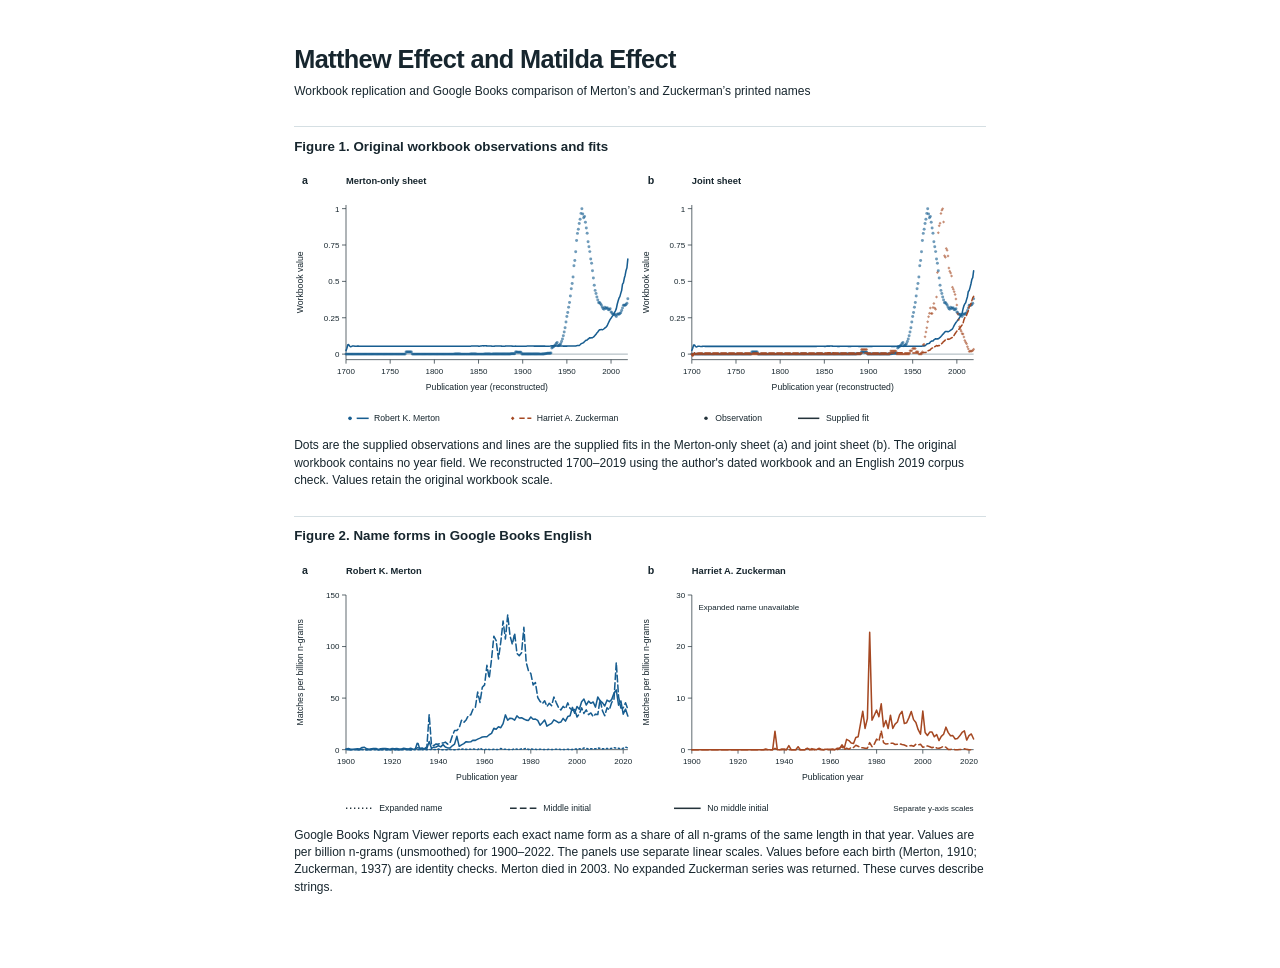
<file: matthew-matilda/figures-a4.html>
<!doctype html>
<html lang="en"><head><meta charset="utf-8"><meta name="viewport" content="width=device-width,initial-scale=1"><title>Matthew Effect and Matilda Effect — Figures</title><style>
:root { color: #17262e; background: #fff; font-family: Arial, Helvetica, sans-serif; }
* { box-sizing: border-box; }
body { margin: 0 auto; max-width: 1050px; padding: 1.5rem clamp(1rem, 4vw, 3rem); }
h1 { font-size: clamp(1.7rem, 4vw, 2.65rem); margin: .45em 0 .25em; letter-spacing: -.025em; }
h2 { font-size: 1.25rem; margin: 0 0 .55em; }
p { line-height: 1.5; margin: 0 0 .8em; }
a { color: #175d90; text-underline-offset: .15em; }
a:focus-visible, input:focus-visible, select:focus-visible, button:focus-visible {
  outline: 3px solid #a54822; outline-offset: 3px;
}
header, section { margin-bottom: 2rem; }
figure { margin: 0; }
svg { display: block; width: 100%; height: auto; }
figcaption { line-height: 1.45; }
.lede { max-width: 61ch; }
.controls { display: flex; flex-wrap: wrap; align-items: end; gap: .75rem 1.1rem; margin: 1rem 0; }
.controls select { max-width: 100%; }
label { display: grid; gap: .35rem; font-size: .875rem; font-weight: bold; }
input, select, button { font: inherit; padding: .42rem; min-height: 2.5rem; border: 1px solid #687980; color: inherit; background: #fff; border-radius: .26rem; }
input[type=number] { width: 6em; }
input[type=range] { width: min(23rem, 100%); padding: 0; accent-color: #175d90; }
button { cursor: pointer; padding: .42rem .75rem; }
.chart { border: 1px solid #d5dfe3; border-radius: .35rem; padding: .35rem; }
.chart text { font: 14px Arial, Helvetica, sans-serif; fill: #17262e; }
.chart .grid { stroke: #d5dfe3; }
.chart .axis { stroke: #61747d; }
#cursor-readout { margin: .9rem 0; }
.table-wrap { overflow-x: auto; }
table { border-collapse: collapse; text-align: left; font-size: .9rem; width: 100%; }
th, td { padding: .53rem; border-bottom: 1px solid #d5dfe3; }
thead { background: #eef3f5; }
caption { text-align: left; font-weight: bold; padding: 0 0 .35rem; }
dl { margin: .65rem 0; }
.figure-block { border-top: 1px solid #d5dfe3; padding-top: 1rem; }
.figure-links { margin: .55rem 0 0; display: flex; flex-wrap: wrap; gap: .8rem; }
[hidden] { display: none !important; }

    @page { size: A4 portrait; margin: 12mm 13.5mm; }
    body { width: 183mm; max-width: none; padding: 12mm 0; margin: 0 auto; }
    h1 { font-size: 19pt; margin: 0 0 2mm; }
    h2 { font-size: 10pt; margin: 0 0 2mm; }
    header { margin-bottom: 7mm; }
    p, figcaption { font-size: 9pt; }
    section { margin-bottom: 7mm; break-inside: avoid; }
    .figure-block { padding-top: 3mm; }
    svg { width: 183mm; height: 73mm; }
    @media print { body { padding: 0; } }
    </style></head><body>
    <header><h1>Matthew Effect and Matilda Effect</h1>
    <p>Workbook replication and Google Books comparison of Merton’s and Zuckerman’s printed names</p></header>
    <section class="figure-block"><h2>Figure 1. Original workbook observations and fits</h2><figure><svg xmlns="http://www.w3.org/2000/svg" width="183mm" height="73mm" viewBox="0 0 518.74015748 206.92913386" role="img" aria-labelledby="legacy-workbook-title legacy-workbook-desc"><title id="legacy-workbook-title">Original workbook observations and fits</title><desc id="legacy-workbook-desc">Dots are the supplied observations and lines are the supplied fits in the Merton-only sheet (a) and joint sheet (b). The original workbook contains no year field. We reconstructed 1700–2019 using the author&#x27;s dated workbook and an English 2019 corpus check. Values retain the original workbook scale.</desc><rect width="100%" height="100%" fill="#fff"/><g fill="#17262e" font-family="Arial, Helvetica, sans-serif"><text x="6.000" y="17.000" font-size="8" text-anchor="start" font-weight="700">a</text><text x="39.000" y="17.000" font-size="7" text-anchor="start" font-weight="700">Merton-only sheet</text><line x1="39.000" y1="144.850" x2="250.370" y2="144.850" stroke="#86979f" stroke-width="0.55" stroke-dasharray=""/><line x1="36.000" y1="144.850" x2="39.000" y2="144.850" stroke="#24333b" stroke-width="0.55" stroke-dasharray=""/><text x="34.000" y="147.050" font-size="6" text-anchor="end">0</text><line x1="36.000" y1="117.569" x2="39.000" y2="117.569" stroke="#24333b" stroke-width="0.55" stroke-dasharray=""/><text x="34.000" y="119.769" font-size="6" text-anchor="end">0.25</text><line x1="36.000" y1="90.289" x2="39.000" y2="90.289" stroke="#24333b" stroke-width="0.55" stroke-dasharray=""/><text x="34.000" y="92.489" font-size="6" text-anchor="end">0.5</text><line x1="36.000" y1="63.008" x2="39.000" y2="63.008" stroke="#24333b" stroke-width="0.55" stroke-dasharray=""/><text x="34.000" y="65.208" font-size="6" text-anchor="end">0.75</text><line x1="36.000" y1="35.728" x2="39.000" y2="35.728" stroke="#24333b" stroke-width="0.55" stroke-dasharray=""/><text x="34.000" y="37.928" font-size="6" text-anchor="end">1</text><line x1="39.000" y1="149.000" x2="39.000" y2="152.000" stroke="#24333b" stroke-width="0.55" stroke-dasharray=""/><text x="39.000" y="160.000" font-size="6" text-anchor="middle">1700</text><line x1="72.130" y1="149.000" x2="72.130" y2="152.000" stroke="#24333b" stroke-width="0.55" stroke-dasharray=""/><text x="72.130" y="160.000" font-size="6" text-anchor="middle">1750</text><line x1="105.260" y1="149.000" x2="105.260" y2="152.000" stroke="#24333b" stroke-width="0.55" stroke-dasharray=""/><text x="105.260" y="160.000" font-size="6" text-anchor="middle">1800</text><line x1="138.390" y1="149.000" x2="138.390" y2="152.000" stroke="#24333b" stroke-width="0.55" stroke-dasharray=""/><text x="138.390" y="160.000" font-size="6" text-anchor="middle">1850</text><line x1="171.520" y1="149.000" x2="171.520" y2="152.000" stroke="#24333b" stroke-width="0.55" stroke-dasharray=""/><text x="171.520" y="160.000" font-size="6" text-anchor="middle">1900</text><line x1="204.651" y1="149.000" x2="204.651" y2="152.000" stroke="#24333b" stroke-width="0.55" stroke-dasharray=""/><text x="204.651" y="160.000" font-size="6" text-anchor="middle">1950</text><line x1="237.781" y1="149.000" x2="237.781" y2="152.000" stroke="#24333b" stroke-width="0.55" stroke-dasharray=""/><text x="237.781" y="160.000" font-size="6" text-anchor="middle">2000</text><line x1="39.000" y1="149.000" x2="250.370" y2="149.000" stroke="#24333b" stroke-width="0.55" stroke-dasharray=""/><line x1="39.000" y1="33.000" x2="39.000" y2="149.000" stroke="#24333b" stroke-width="0.55" stroke-dasharray=""/><text x="144.685" y="172.000" font-size="6.5" text-anchor="middle">Publication year (reconstructed)</text><g transform="translate(7.000,91.000) rotate(-90)"><text x="0.000" y="0.000" font-size="6.5" text-anchor="middle">Workbook value</text></g><circle cx="39.000" cy="144.850" r="1.12" fill="#175d90" fill-opacity="0.62"/><circle cx="39.663" cy="144.850" r="1.12" fill="#175d90" fill-opacity="0.62"/><circle cx="40.325" cy="144.850" r="1.12" fill="#175d90" fill-opacity="0.62"/><circle cx="40.988" cy="144.850" r="1.12" fill="#175d90" fill-opacity="0.62"/><circle cx="41.650" cy="144.850" r="1.12" fill="#175d90" fill-opacity="0.62"/><circle cx="42.313" cy="144.850" r="1.12" fill="#175d90" fill-opacity="0.62"/><circle cx="42.976" cy="144.850" r="1.12" fill="#175d90" fill-opacity="0.62"/><circle cx="43.638" cy="144.850" r="1.12" fill="#175d90" fill-opacity="0.62"/><circle cx="44.301" cy="144.850" r="1.12" fill="#175d90" fill-opacity="0.62"/><circle cx="44.963" cy="144.850" r="1.12" fill="#175d90" fill-opacity="0.62"/><circle cx="45.626" cy="144.850" r="1.12" fill="#175d90" fill-opacity="0.62"/><circle cx="46.289" cy="144.850" r="1.12" fill="#175d90" fill-opacity="0.62"/><circle cx="46.951" cy="144.850" r="1.12" fill="#175d90" fill-opacity="0.62"/><circle cx="47.614" cy="144.850" r="1.12" fill="#175d90" fill-opacity="0.62"/><circle cx="48.276" cy="144.850" r="1.12" fill="#175d90" fill-opacity="0.62"/><circle cx="48.939" cy="144.850" r="1.12" fill="#175d90" fill-opacity="0.62"/><circle cx="49.602" cy="144.850" r="1.12" fill="#175d90" fill-opacity="0.62"/><circle cx="50.264" cy="144.850" r="1.12" fill="#175d90" fill-opacity="0.62"/><circle cx="50.927" cy="144.850" r="1.12" fill="#175d90" fill-opacity="0.62"/><circle cx="51.589" cy="144.850" r="1.12" fill="#175d90" fill-opacity="0.62"/><circle cx="52.252" cy="144.850" r="1.12" fill="#175d90" fill-opacity="0.62"/><circle cx="52.915" cy="144.850" r="1.12" fill="#175d90" fill-opacity="0.62"/><circle cx="53.577" cy="144.850" r="1.12" fill="#175d90" fill-opacity="0.62"/><circle cx="54.240" cy="144.850" r="1.12" fill="#175d90" fill-opacity="0.62"/><circle cx="54.902" cy="144.850" r="1.12" fill="#175d90" fill-opacity="0.62"/><circle cx="55.565" cy="144.850" r="1.12" fill="#175d90" fill-opacity="0.62"/><circle cx="56.228" cy="144.850" r="1.12" fill="#175d90" fill-opacity="0.62"/><circle cx="56.890" cy="144.850" r="1.12" fill="#175d90" fill-opacity="0.62"/><circle cx="57.553" cy="144.850" r="1.12" fill="#175d90" fill-opacity="0.62"/><circle cx="58.215" cy="144.850" r="1.12" fill="#175d90" fill-opacity="0.62"/><circle cx="58.878" cy="144.850" r="1.12" fill="#175d90" fill-opacity="0.62"/><circle cx="59.541" cy="144.850" r="1.12" fill="#175d90" fill-opacity="0.62"/><circle cx="60.203" cy="144.850" r="1.12" fill="#175d90" fill-opacity="0.62"/><circle cx="60.866" cy="144.850" r="1.12" fill="#175d90" fill-opacity="0.62"/><circle cx="61.528" cy="144.850" r="1.12" fill="#175d90" fill-opacity="0.62"/><circle cx="62.191" cy="144.850" r="1.12" fill="#175d90" fill-opacity="0.62"/><circle cx="62.854" cy="144.850" r="1.12" fill="#175d90" fill-opacity="0.62"/><circle cx="63.516" cy="144.850" r="1.12" fill="#175d90" fill-opacity="0.62"/><circle cx="64.179" cy="144.850" r="1.12" fill="#175d90" fill-opacity="0.62"/><circle cx="64.841" cy="144.850" r="1.12" fill="#175d90" fill-opacity="0.62"/><circle cx="65.504" cy="144.850" r="1.12" fill="#175d90" fill-opacity="0.62"/><circle cx="66.167" cy="144.850" r="1.12" fill="#175d90" fill-opacity="0.62"/><circle cx="66.829" cy="144.850" r="1.12" fill="#175d90" fill-opacity="0.62"/><circle cx="67.492" cy="144.850" r="1.12" fill="#175d90" fill-opacity="0.62"/><circle cx="68.154" cy="144.850" r="1.12" fill="#175d90" fill-opacity="0.62"/><circle cx="68.817" cy="144.850" r="1.12" fill="#175d90" fill-opacity="0.62"/><circle cx="69.480" cy="144.850" r="1.12" fill="#175d90" fill-opacity="0.62"/><circle cx="70.142" cy="144.850" r="1.12" fill="#175d90" fill-opacity="0.62"/><circle cx="70.805" cy="144.850" r="1.12" fill="#175d90" fill-opacity="0.62"/><circle cx="71.468" cy="144.850" r="1.12" fill="#175d90" fill-opacity="0.62"/><circle cx="72.130" cy="144.850" r="1.12" fill="#175d90" fill-opacity="0.62"/><circle cx="72.793" cy="144.850" r="1.12" fill="#175d90" fill-opacity="0.62"/><circle cx="73.455" cy="144.850" r="1.12" fill="#175d90" fill-opacity="0.62"/><circle cx="74.118" cy="144.850" r="1.12" fill="#175d90" fill-opacity="0.62"/><circle cx="74.781" cy="144.850" r="1.12" fill="#175d90" fill-opacity="0.62"/><circle cx="75.443" cy="144.850" r="1.12" fill="#175d90" fill-opacity="0.62"/><circle cx="76.106" cy="144.850" r="1.12" fill="#175d90" fill-opacity="0.62"/><circle cx="76.768" cy="144.850" r="1.12" fill="#175d90" fill-opacity="0.62"/><circle cx="77.431" cy="144.850" r="1.12" fill="#175d90" fill-opacity="0.62"/><circle cx="78.094" cy="144.850" r="1.12" fill="#175d90" fill-opacity="0.62"/><circle cx="78.756" cy="144.850" r="1.12" fill="#175d90" fill-opacity="0.62"/><circle cx="79.419" cy="144.850" r="1.12" fill="#175d90" fill-opacity="0.62"/><circle cx="80.081" cy="144.850" r="1.12" fill="#175d90" fill-opacity="0.62"/><circle cx="80.744" cy="144.850" r="1.12" fill="#175d90" fill-opacity="0.62"/><circle cx="81.407" cy="144.850" r="1.12" fill="#175d90" fill-opacity="0.62"/><circle cx="82.069" cy="144.850" r="1.12" fill="#175d90" fill-opacity="0.62"/><circle cx="82.732" cy="144.850" r="1.12" fill="#175d90" fill-opacity="0.62"/><circle cx="83.394" cy="144.850" r="1.12" fill="#175d90" fill-opacity="0.62"/><circle cx="84.057" cy="143.175" r="1.12" fill="#175d90" fill-opacity="0.62"/><circle cx="84.720" cy="143.175" r="1.12" fill="#175d90" fill-opacity="0.62"/><circle cx="85.382" cy="143.175" r="1.12" fill="#175d90" fill-opacity="0.62"/><circle cx="86.045" cy="143.175" r="1.12" fill="#175d90" fill-opacity="0.62"/><circle cx="86.707" cy="143.175" r="1.12" fill="#175d90" fill-opacity="0.62"/><circle cx="87.370" cy="143.175" r="1.12" fill="#175d90" fill-opacity="0.62"/><circle cx="88.033" cy="143.175" r="1.12" fill="#175d90" fill-opacity="0.62"/><circle cx="88.695" cy="144.850" r="1.12" fill="#175d90" fill-opacity="0.62"/><circle cx="89.358" cy="144.850" r="1.12" fill="#175d90" fill-opacity="0.62"/><circle cx="90.020" cy="144.850" r="1.12" fill="#175d90" fill-opacity="0.62"/><circle cx="90.683" cy="144.850" r="1.12" fill="#175d90" fill-opacity="0.62"/><circle cx="91.346" cy="144.850" r="1.12" fill="#175d90" fill-opacity="0.62"/><circle cx="92.008" cy="144.850" r="1.12" fill="#175d90" fill-opacity="0.62"/><circle cx="92.671" cy="144.850" r="1.12" fill="#175d90" fill-opacity="0.62"/><circle cx="93.333" cy="144.850" r="1.12" fill="#175d90" fill-opacity="0.62"/><circle cx="93.996" cy="144.850" r="1.12" fill="#175d90" fill-opacity="0.62"/><circle cx="94.659" cy="144.850" r="1.12" fill="#175d90" fill-opacity="0.62"/><circle cx="95.321" cy="144.850" r="1.12" fill="#175d90" fill-opacity="0.62"/><circle cx="95.984" cy="144.850" r="1.12" fill="#175d90" fill-opacity="0.62"/><circle cx="96.646" cy="144.850" r="1.12" fill="#175d90" fill-opacity="0.62"/><circle cx="97.309" cy="144.850" r="1.12" fill="#175d90" fill-opacity="0.62"/><circle cx="97.972" cy="144.850" r="1.12" fill="#175d90" fill-opacity="0.62"/><circle cx="98.634" cy="144.850" r="1.12" fill="#175d90" fill-opacity="0.62"/><circle cx="99.297" cy="144.850" r="1.12" fill="#175d90" fill-opacity="0.62"/><circle cx="99.959" cy="144.850" r="1.12" fill="#175d90" fill-opacity="0.62"/><circle cx="100.622" cy="144.850" r="1.12" fill="#175d90" fill-opacity="0.62"/><circle cx="101.285" cy="144.850" r="1.12" fill="#175d90" fill-opacity="0.62"/><circle cx="101.947" cy="144.850" r="1.12" fill="#175d90" fill-opacity="0.62"/><circle cx="102.610" cy="144.850" r="1.12" fill="#175d90" fill-opacity="0.62"/><circle cx="103.272" cy="144.850" r="1.12" fill="#175d90" fill-opacity="0.62"/><circle cx="103.935" cy="144.850" r="1.12" fill="#175d90" fill-opacity="0.62"/><circle cx="104.598" cy="144.850" r="1.12" fill="#175d90" fill-opacity="0.62"/><circle cx="105.260" cy="144.850" r="1.12" fill="#175d90" fill-opacity="0.62"/><circle cx="105.923" cy="144.850" r="1.12" fill="#175d90" fill-opacity="0.62"/><circle cx="106.585" cy="144.850" r="1.12" fill="#175d90" fill-opacity="0.62"/><circle cx="107.248" cy="144.850" r="1.12" fill="#175d90" fill-opacity="0.62"/><circle cx="107.911" cy="144.850" r="1.12" fill="#175d90" fill-opacity="0.62"/><circle cx="108.573" cy="144.850" r="1.12" fill="#175d90" fill-opacity="0.62"/><circle cx="109.236" cy="144.850" r="1.12" fill="#175d90" fill-opacity="0.62"/><circle cx="109.898" cy="144.850" r="1.12" fill="#175d90" fill-opacity="0.62"/><circle cx="110.561" cy="144.850" r="1.12" fill="#175d90" fill-opacity="0.62"/><circle cx="111.224" cy="144.850" r="1.12" fill="#175d90" fill-opacity="0.62"/><circle cx="111.886" cy="144.850" r="1.12" fill="#175d90" fill-opacity="0.62"/><circle cx="112.549" cy="144.850" r="1.12" fill="#175d90" fill-opacity="0.62"/><circle cx="113.211" cy="144.850" r="1.12" fill="#175d90" fill-opacity="0.62"/><circle cx="113.874" cy="144.850" r="1.12" fill="#175d90" fill-opacity="0.62"/><circle cx="114.537" cy="144.850" r="1.12" fill="#175d90" fill-opacity="0.62"/><circle cx="115.199" cy="144.850" r="1.12" fill="#175d90" fill-opacity="0.62"/><circle cx="115.862" cy="144.850" r="1.12" fill="#175d90" fill-opacity="0.62"/><circle cx="116.524" cy="144.850" r="1.12" fill="#175d90" fill-opacity="0.62"/><circle cx="117.187" cy="144.850" r="1.12" fill="#175d90" fill-opacity="0.62"/><circle cx="117.850" cy="144.850" r="1.12" fill="#175d90" fill-opacity="0.62"/><circle cx="118.512" cy="144.850" r="1.12" fill="#175d90" fill-opacity="0.62"/><circle cx="119.175" cy="144.850" r="1.12" fill="#175d90" fill-opacity="0.62"/><circle cx="119.837" cy="144.850" r="1.12" fill="#175d90" fill-opacity="0.62"/><circle cx="120.500" cy="144.762" r="1.12" fill="#175d90" fill-opacity="0.62"/><circle cx="121.163" cy="144.762" r="1.12" fill="#175d90" fill-opacity="0.62"/><circle cx="121.825" cy="144.762" r="1.12" fill="#175d90" fill-opacity="0.62"/><circle cx="122.488" cy="144.762" r="1.12" fill="#175d90" fill-opacity="0.62"/><circle cx="123.150" cy="144.762" r="1.12" fill="#175d90" fill-opacity="0.62"/><circle cx="123.813" cy="144.762" r="1.12" fill="#175d90" fill-opacity="0.62"/><circle cx="124.476" cy="144.762" r="1.12" fill="#175d90" fill-opacity="0.62"/><circle cx="125.138" cy="144.850" r="1.12" fill="#175d90" fill-opacity="0.62"/><circle cx="125.801" cy="144.850" r="1.12" fill="#175d90" fill-opacity="0.62"/><circle cx="126.463" cy="144.850" r="1.12" fill="#175d90" fill-opacity="0.62"/><circle cx="127.126" cy="144.850" r="1.12" fill="#175d90" fill-opacity="0.62"/><circle cx="127.789" cy="144.850" r="1.12" fill="#175d90" fill-opacity="0.62"/><circle cx="128.451" cy="144.850" r="1.12" fill="#175d90" fill-opacity="0.62"/><circle cx="129.114" cy="144.850" r="1.12" fill="#175d90" fill-opacity="0.62"/><circle cx="129.776" cy="144.850" r="1.12" fill="#175d90" fill-opacity="0.62"/><circle cx="130.439" cy="144.850" r="1.12" fill="#175d90" fill-opacity="0.62"/><circle cx="131.102" cy="144.850" r="1.12" fill="#175d90" fill-opacity="0.62"/><circle cx="131.764" cy="144.850" r="1.12" fill="#175d90" fill-opacity="0.62"/><circle cx="132.427" cy="144.806" r="1.12" fill="#175d90" fill-opacity="0.62"/><circle cx="133.090" cy="144.806" r="1.12" fill="#175d90" fill-opacity="0.62"/><circle cx="133.752" cy="144.806" r="1.12" fill="#175d90" fill-opacity="0.62"/><circle cx="134.415" cy="144.806" r="1.12" fill="#175d90" fill-opacity="0.62"/><circle cx="135.077" cy="144.806" r="1.12" fill="#175d90" fill-opacity="0.62"/><circle cx="135.740" cy="144.806" r="1.12" fill="#175d90" fill-opacity="0.62"/><circle cx="136.403" cy="144.806" r="1.12" fill="#175d90" fill-opacity="0.62"/><circle cx="137.065" cy="144.850" r="1.12" fill="#175d90" fill-opacity="0.62"/><circle cx="137.728" cy="144.850" r="1.12" fill="#175d90" fill-opacity="0.62"/><circle cx="138.390" cy="144.850" r="1.12" fill="#175d90" fill-opacity="0.62"/><circle cx="139.053" cy="144.850" r="1.12" fill="#175d90" fill-opacity="0.62"/><circle cx="139.716" cy="144.850" r="1.12" fill="#175d90" fill-opacity="0.62"/><circle cx="140.378" cy="144.850" r="1.12" fill="#175d90" fill-opacity="0.62"/><circle cx="141.041" cy="144.850" r="1.12" fill="#175d90" fill-opacity="0.62"/><circle cx="141.703" cy="144.850" r="1.12" fill="#175d90" fill-opacity="0.62"/><circle cx="142.366" cy="144.850" r="1.12" fill="#175d90" fill-opacity="0.62"/><circle cx="143.029" cy="144.820" r="1.12" fill="#175d90" fill-opacity="0.62"/><circle cx="143.691" cy="144.820" r="1.12" fill="#175d90" fill-opacity="0.62"/><circle cx="144.354" cy="144.820" r="1.12" fill="#175d90" fill-opacity="0.62"/><circle cx="145.016" cy="144.820" r="1.12" fill="#175d90" fill-opacity="0.62"/><circle cx="145.679" cy="144.820" r="1.12" fill="#175d90" fill-opacity="0.62"/><circle cx="146.342" cy="144.820" r="1.12" fill="#175d90" fill-opacity="0.62"/><circle cx="147.004" cy="144.820" r="1.12" fill="#175d90" fill-opacity="0.62"/><circle cx="147.667" cy="144.850" r="1.12" fill="#175d90" fill-opacity="0.62"/><circle cx="148.329" cy="144.850" r="1.12" fill="#175d90" fill-opacity="0.62"/><circle cx="148.992" cy="144.794" r="1.12" fill="#175d90" fill-opacity="0.62"/><circle cx="149.655" cy="144.794" r="1.12" fill="#175d90" fill-opacity="0.62"/><circle cx="150.317" cy="144.794" r="1.12" fill="#175d90" fill-opacity="0.62"/><circle cx="150.980" cy="144.794" r="1.12" fill="#175d90" fill-opacity="0.62"/><circle cx="151.642" cy="144.768" r="1.12" fill="#175d90" fill-opacity="0.62"/><circle cx="152.305" cy="144.768" r="1.12" fill="#175d90" fill-opacity="0.62"/><circle cx="152.968" cy="144.768" r="1.12" fill="#175d90" fill-opacity="0.62"/><circle cx="153.630" cy="144.823" r="1.12" fill="#175d90" fill-opacity="0.62"/><circle cx="154.293" cy="144.798" r="1.12" fill="#175d90" fill-opacity="0.62"/><circle cx="154.955" cy="144.798" r="1.12" fill="#175d90" fill-opacity="0.62"/><circle cx="155.618" cy="144.774" r="1.12" fill="#175d90" fill-opacity="0.62"/><circle cx="156.281" cy="144.801" r="1.12" fill="#175d90" fill-opacity="0.62"/><circle cx="156.943" cy="144.801" r="1.12" fill="#175d90" fill-opacity="0.62"/><circle cx="157.606" cy="144.801" r="1.12" fill="#175d90" fill-opacity="0.62"/><circle cx="158.268" cy="144.780" r="1.12" fill="#175d90" fill-opacity="0.62"/><circle cx="158.931" cy="144.805" r="1.12" fill="#175d90" fill-opacity="0.62"/><circle cx="159.594" cy="144.805" r="1.12" fill="#175d90" fill-opacity="0.62"/><circle cx="160.256" cy="144.769" r="1.12" fill="#175d90" fill-opacity="0.62"/><circle cx="160.919" cy="144.769" r="1.12" fill="#175d90" fill-opacity="0.62"/><circle cx="161.581" cy="144.769" r="1.12" fill="#175d90" fill-opacity="0.62"/><circle cx="162.244" cy="144.734" r="1.12" fill="#175d90" fill-opacity="0.62"/><circle cx="162.907" cy="144.634" r="1.12" fill="#175d90" fill-opacity="0.62"/><circle cx="163.569" cy="144.634" r="1.12" fill="#175d90" fill-opacity="0.62"/><circle cx="164.232" cy="144.536" r="1.12" fill="#175d90" fill-opacity="0.62"/><circle cx="164.894" cy="144.596" r="1.12" fill="#175d90" fill-opacity="0.62"/><circle cx="165.557" cy="144.596" r="1.12" fill="#175d90" fill-opacity="0.62"/><circle cx="166.220" cy="143.277" r="1.12" fill="#175d90" fill-opacity="0.62"/><circle cx="166.882" cy="143.312" r="1.12" fill="#175d90" fill-opacity="0.62"/><circle cx="167.545" cy="143.432" r="1.12" fill="#175d90" fill-opacity="0.62"/><circle cx="168.207" cy="143.432" r="1.12" fill="#175d90" fill-opacity="0.62"/><circle cx="168.870" cy="143.531" r="1.12" fill="#175d90" fill-opacity="0.62"/><circle cx="169.533" cy="143.473" r="1.12" fill="#175d90" fill-opacity="0.62"/><circle cx="170.195" cy="143.473" r="1.12" fill="#175d90" fill-opacity="0.62"/><circle cx="170.858" cy="144.780" r="1.12" fill="#175d90" fill-opacity="0.62"/><circle cx="171.520" cy="144.780" r="1.12" fill="#175d90" fill-opacity="0.62"/><circle cx="172.183" cy="144.769" r="1.12" fill="#175d90" fill-opacity="0.62"/><circle cx="172.846" cy="144.769" r="1.12" fill="#175d90" fill-opacity="0.62"/><circle cx="173.508" cy="144.710" r="1.12" fill="#175d90" fill-opacity="0.62"/><circle cx="174.171" cy="144.748" r="1.12" fill="#175d90" fill-opacity="0.62"/><circle cx="174.833" cy="144.729" r="1.12" fill="#175d90" fill-opacity="0.62"/><circle cx="175.496" cy="144.702" r="1.12" fill="#175d90" fill-opacity="0.62"/><circle cx="176.159" cy="144.702" r="1.12" fill="#175d90" fill-opacity="0.62"/><circle cx="176.821" cy="144.704" r="1.12" fill="#175d90" fill-opacity="0.62"/><circle cx="177.484" cy="144.686" r="1.12" fill="#175d90" fill-opacity="0.62"/><circle cx="178.146" cy="144.729" r="1.12" fill="#175d90" fill-opacity="0.62"/><circle cx="178.809" cy="144.749" r="1.12" fill="#175d90" fill-opacity="0.62"/><circle cx="179.472" cy="144.768" r="1.12" fill="#175d90" fill-opacity="0.62"/><circle cx="180.134" cy="144.798" r="1.12" fill="#175d90" fill-opacity="0.62"/><circle cx="180.797" cy="144.798" r="1.12" fill="#175d90" fill-opacity="0.62"/><circle cx="181.459" cy="144.806" r="1.12" fill="#175d90" fill-opacity="0.62"/><circle cx="182.122" cy="144.823" r="1.12" fill="#175d90" fill-opacity="0.62"/><circle cx="182.785" cy="144.841" r="1.12" fill="#175d90" fill-opacity="0.62"/><circle cx="183.447" cy="144.841" r="1.12" fill="#175d90" fill-opacity="0.62"/><circle cx="184.110" cy="144.841" r="1.12" fill="#175d90" fill-opacity="0.62"/><circle cx="184.772" cy="144.850" r="1.12" fill="#175d90" fill-opacity="0.62"/><circle cx="185.435" cy="144.850" r="1.12" fill="#175d90" fill-opacity="0.62"/><circle cx="186.098" cy="144.819" r="1.12" fill="#175d90" fill-opacity="0.62"/><circle cx="186.760" cy="144.789" r="1.12" fill="#175d90" fill-opacity="0.62"/><circle cx="187.423" cy="144.758" r="1.12" fill="#175d90" fill-opacity="0.62"/><circle cx="188.085" cy="144.600" r="1.12" fill="#175d90" fill-opacity="0.62"/><circle cx="188.748" cy="144.572" r="1.12" fill="#175d90" fill-opacity="0.62"/><circle cx="189.411" cy="144.330" r="1.12" fill="#175d90" fill-opacity="0.62"/><circle cx="190.073" cy="144.174" r="1.12" fill="#175d90" fill-opacity="0.62"/><circle cx="190.736" cy="144.172" r="1.12" fill="#175d90" fill-opacity="0.62"/><circle cx="191.398" cy="144.118" r="1.12" fill="#175d90" fill-opacity="0.62"/><circle cx="192.061" cy="144.148" r="1.12" fill="#175d90" fill-opacity="0.62"/><circle cx="192.724" cy="143.952" r="1.12" fill="#175d90" fill-opacity="0.62"/><circle cx="193.386" cy="140.335" r="1.12" fill="#175d90" fill-opacity="0.62"/><circle cx="194.049" cy="139.721" r="1.12" fill="#175d90" fill-opacity="0.62"/><circle cx="194.712" cy="139.142" r="1.12" fill="#175d90" fill-opacity="0.62"/><circle cx="195.374" cy="138.572" r="1.12" fill="#175d90" fill-opacity="0.62"/><circle cx="196.037" cy="137.942" r="1.12" fill="#175d90" fill-opacity="0.62"/><circle cx="196.699" cy="136.951" r="1.12" fill="#175d90" fill-opacity="0.62"/><circle cx="197.362" cy="136.186" r="1.12" fill="#175d90" fill-opacity="0.62"/><circle cx="198.025" cy="138.543" r="1.12" fill="#175d90" fill-opacity="0.62"/><circle cx="198.687" cy="138.314" r="1.12" fill="#175d90" fill-opacity="0.62"/><circle cx="199.350" cy="137.867" r="1.12" fill="#175d90" fill-opacity="0.62"/><circle cx="200.012" cy="137.062" r="1.12" fill="#175d90" fill-opacity="0.62"/><circle cx="200.675" cy="135.301" r="1.12" fill="#175d90" fill-opacity="0.62"/><circle cx="201.338" cy="133.444" r="1.12" fill="#175d90" fill-opacity="0.62"/><circle cx="202.000" cy="131.019" r="1.12" fill="#175d90" fill-opacity="0.62"/><circle cx="202.663" cy="128.172" r="1.12" fill="#175d90" fill-opacity="0.62"/><circle cx="203.325" cy="125.050" r="1.12" fill="#175d90" fill-opacity="0.62"/><circle cx="203.988" cy="120.795" r="1.12" fill="#175d90" fill-opacity="0.62"/><circle cx="204.651" cy="116.686" r="1.12" fill="#175d90" fill-opacity="0.62"/><circle cx="205.313" cy="113.623" r="1.12" fill="#175d90" fill-opacity="0.62"/><circle cx="205.976" cy="109.772" r="1.12" fill="#175d90" fill-opacity="0.62"/><circle cx="206.638" cy="106.135" r="1.12" fill="#175d90" fill-opacity="0.62"/><circle cx="207.301" cy="101.315" r="1.12" fill="#175d90" fill-opacity="0.62"/><circle cx="207.964" cy="95.801" r="1.12" fill="#175d90" fill-opacity="0.62"/><circle cx="208.626" cy="91.920" r="1.12" fill="#175d90" fill-opacity="0.62"/><circle cx="209.289" cy="86.995" r="1.12" fill="#175d90" fill-opacity="0.62"/><circle cx="209.951" cy="78.569" r="1.12" fill="#175d90" fill-opacity="0.62"/><circle cx="210.614" cy="74.555" r="1.12" fill="#175d90" fill-opacity="0.62"/><circle cx="211.277" cy="68.097" r="1.12" fill="#175d90" fill-opacity="0.62"/><circle cx="211.939" cy="59.671" r="1.12" fill="#175d90" fill-opacity="0.62"/><circle cx="212.602" cy="54.287" r="1.12" fill="#175d90" fill-opacity="0.62"/><circle cx="213.264" cy="51.175" r="1.12" fill="#175d90" fill-opacity="0.62"/><circle cx="213.927" cy="46.790" r="1.12" fill="#175d90" fill-opacity="0.62"/><circle cx="214.590" cy="43.729" r="1.12" fill="#175d90" fill-opacity="0.62"/><circle cx="215.252" cy="39.287" r="1.12" fill="#175d90" fill-opacity="0.62"/><circle cx="215.915" cy="35.728" r="1.12" fill="#175d90" fill-opacity="0.62"/><circle cx="216.577" cy="39.814" r="1.12" fill="#175d90" fill-opacity="0.62"/><circle cx="217.240" cy="42.614" r="1.12" fill="#175d90" fill-opacity="0.62"/><circle cx="217.903" cy="41.596" r="1.12" fill="#175d90" fill-opacity="0.62"/><circle cx="218.565" cy="45.914" r="1.12" fill="#175d90" fill-opacity="0.62"/><circle cx="219.228" cy="50.228" r="1.12" fill="#175d90" fill-opacity="0.62"/><circle cx="219.890" cy="54.255" r="1.12" fill="#175d90" fill-opacity="0.62"/><circle cx="220.553" cy="60.596" r="1.12" fill="#175d90" fill-opacity="0.62"/><circle cx="221.216" cy="64.336" r="1.12" fill="#175d90" fill-opacity="0.62"/><circle cx="221.878" cy="67.968" r="1.12" fill="#175d90" fill-opacity="0.62"/><circle cx="222.541" cy="73.449" r="1.12" fill="#175d90" fill-opacity="0.62"/><circle cx="223.203" cy="76.701" r="1.12" fill="#175d90" fill-opacity="0.62"/><circle cx="223.866" cy="82.296" r="1.12" fill="#175d90" fill-opacity="0.62"/><circle cx="224.529" cy="87.708" r="1.12" fill="#175d90" fill-opacity="0.62"/><circle cx="225.191" cy="93.144" r="1.12" fill="#175d90" fill-opacity="0.62"/><circle cx="225.854" cy="97.039" r="1.12" fill="#175d90" fill-opacity="0.62"/><circle cx="226.516" cy="99.452" r="1.12" fill="#175d90" fill-opacity="0.62"/><circle cx="227.179" cy="101.950" r="1.12" fill="#175d90" fill-opacity="0.62"/><circle cx="227.842" cy="104.287" r="1.12" fill="#175d90" fill-opacity="0.62"/><circle cx="228.504" cy="106.389" r="1.12" fill="#175d90" fill-opacity="0.62"/><circle cx="229.167" cy="106.200" r="1.12" fill="#175d90" fill-opacity="0.62"/><circle cx="229.829" cy="107.000" r="1.12" fill="#175d90" fill-opacity="0.62"/><circle cx="230.492" cy="108.053" r="1.12" fill="#175d90" fill-opacity="0.62"/><circle cx="231.155" cy="109.431" r="1.12" fill="#175d90" fill-opacity="0.62"/><circle cx="231.817" cy="110.558" r="1.12" fill="#175d90" fill-opacity="0.62"/><circle cx="232.480" cy="111.243" r="1.12" fill="#175d90" fill-opacity="0.62"/><circle cx="233.142" cy="109.735" r="1.12" fill="#175d90" fill-opacity="0.62"/><circle cx="233.805" cy="110.706" r="1.12" fill="#175d90" fill-opacity="0.62"/><circle cx="234.468" cy="110.220" r="1.12" fill="#175d90" fill-opacity="0.62"/><circle cx="235.130" cy="110.194" r="1.12" fill="#175d90" fill-opacity="0.62"/><circle cx="235.793" cy="111.533" r="1.12" fill="#175d90" fill-opacity="0.62"/><circle cx="236.455" cy="111.432" r="1.12" fill="#175d90" fill-opacity="0.62"/><circle cx="237.118" cy="110.866" r="1.12" fill="#175d90" fill-opacity="0.62"/><circle cx="237.781" cy="113.333" r="1.12" fill="#175d90" fill-opacity="0.62"/><circle cx="238.443" cy="113.764" r="1.12" fill="#175d90" fill-opacity="0.62"/><circle cx="239.106" cy="114.850" r="1.12" fill="#175d90" fill-opacity="0.62"/><circle cx="239.768" cy="115.176" r="1.12" fill="#175d90" fill-opacity="0.62"/><circle cx="240.431" cy="114.908" r="1.12" fill="#175d90" fill-opacity="0.62"/><circle cx="241.094" cy="115.623" r="1.12" fill="#175d90" fill-opacity="0.62"/><circle cx="241.756" cy="116.585" r="1.12" fill="#175d90" fill-opacity="0.62"/><circle cx="242.419" cy="114.890" r="1.12" fill="#175d90" fill-opacity="0.62"/><circle cx="243.081" cy="114.784" r="1.12" fill="#175d90" fill-opacity="0.62"/><circle cx="243.744" cy="115.029" r="1.12" fill="#175d90" fill-opacity="0.62"/><circle cx="244.407" cy="114.450" r="1.12" fill="#175d90" fill-opacity="0.62"/><circle cx="245.069" cy="113.729" r="1.12" fill="#175d90" fill-opacity="0.62"/><circle cx="245.732" cy="112.104" r="1.12" fill="#175d90" fill-opacity="0.62"/><circle cx="246.394" cy="110.290" r="1.12" fill="#175d90" fill-opacity="0.62"/><circle cx="247.057" cy="108.170" r="1.12" fill="#175d90" fill-opacity="0.62"/><circle cx="247.720" cy="108.106" r="1.12" fill="#175d90" fill-opacity="0.62"/><circle cx="248.382" cy="108.128" r="1.12" fill="#175d90" fill-opacity="0.62"/><circle cx="249.045" cy="107.707" r="1.12" fill="#175d90" fill-opacity="0.62"/><circle cx="249.707" cy="106.622" r="1.12" fill="#175d90" fill-opacity="0.62"/><circle cx="250.370" cy="103.364" r="1.12" fill="#175d90" fill-opacity="0.62"/><path d="M39.000,142.222 L39.663,140.469 L40.325,137.779 L40.988,137.697 L41.650,138.733 L42.313,139.336 L42.976,139.186 L43.638,138.837 L44.301,138.712 L44.963,138.801 L45.626,138.902 L46.289,138.916 L46.951,138.877 L47.614,138.850 L48.276,138.853 L48.939,138.866 L49.602,138.872 L50.264,138.869 L50.927,138.865 L51.589,138.864 L52.252,138.866 L52.915,138.867 L53.577,138.867 L54.240,138.866 L54.902,138.866 L55.565,138.866 L56.228,138.866 L56.890,138.866 L57.553,138.866 L58.215,138.866 L58.878,138.866 L59.541,138.866 L60.203,138.866 L60.866,138.866 L61.528,138.866 L62.191,138.866 L62.854,138.866 L63.516,138.866 L64.179,138.866 L64.841,138.866 L65.504,138.866 L66.167,138.866 L66.829,138.866 L67.492,138.866 L68.154,138.866 L68.817,138.866 L69.480,138.866 L70.142,138.866 L70.805,138.866 L71.468,138.866 L72.130,138.866 L72.793,138.866 L73.455,138.866 L74.118,138.866 L74.781,138.866 L75.443,138.866 L76.106,138.866 L76.768,138.866 L77.431,138.866 L78.094,138.866 L78.756,138.866 L79.419,138.866 L80.081,138.866 L80.744,138.866 L81.407,138.866 L82.069,138.866 L82.732,138.866 L83.394,138.866 L84.057,138.866 L84.720,138.866 L85.382,138.866 L86.045,138.866 L86.707,138.866 L87.370,138.866 L88.033,138.866 L88.695,138.866 L89.358,138.866 L90.020,138.866 L90.683,138.866 L91.346,138.866 L92.008,138.866 L92.671,138.866 L93.333,138.866 L93.996,138.866 L94.659,138.866 L95.321,138.866 L95.984,138.866 L96.646,138.866 L97.309,138.866 L97.972,138.866 L98.634,138.866 L99.297,138.866 L99.959,138.866 L100.622,138.866 L101.285,138.866 L101.947,138.866 L102.610,138.866 L103.272,138.866 L103.935,138.866 L104.598,138.866 L105.260,138.866 L105.923,138.866 L106.585,138.866 L107.248,138.866 L107.911,138.866 L108.573,138.866 L109.236,138.866 L109.898,138.866 L110.561,138.866 L111.224,138.866 L111.886,138.866 L112.549,138.866 L113.211,138.866 L113.874,138.866 L114.537,138.866 L115.199,138.866 L115.862,138.866 L116.524,138.866 L117.187,138.866 L117.850,138.866 L118.512,138.866 L119.175,138.866 L119.837,138.866 L120.500,138.866 L121.163,138.866 L121.825,138.866 L122.488,138.866 L123.150,138.866 L123.813,138.866 L124.476,138.866 L125.138,138.866 L125.801,138.866 L126.463,138.866 L127.126,138.866 L127.789,138.866 L128.451,138.866 L129.114,138.866 L129.776,138.866 L130.439,138.866 L131.102,138.866 L131.764,138.866 L132.427,138.866 L133.090,138.816 L133.752,138.781 L134.415,138.772 L135.077,138.780 L135.740,138.784 L136.403,138.782 L137.065,138.778 L137.728,138.826 L138.390,138.862 L139.053,138.872 L139.716,138.781 L140.378,138.679 L141.041,138.638 L141.703,138.648 L142.366,138.662 L143.029,138.622 L143.691,138.585 L144.354,138.655 L145.016,138.760 L145.679,138.808 L146.342,138.801 L147.004,138.784 L147.667,138.822 L148.329,138.858 L148.992,138.872 L149.655,138.866 L150.317,138.860 L150.980,138.829 L151.642,138.810 L152.305,138.806 L152.968,138.811 L153.630,138.813 L154.293,138.811 L154.955,138.809 L155.618,138.840 L156.281,138.864 L156.943,138.870 L157.606,138.865 L158.268,138.862 L158.931,138.837 L159.594,138.822 L160.256,138.818 L160.919,138.822 L161.581,138.823 L162.244,138.822 L162.907,138.821 L163.569,138.846 L164.232,138.864 L164.894,138.869 L165.557,138.865 L166.220,138.863 L166.882,138.864 L167.545,138.866 L168.207,138.867 L168.870,138.866 L169.533,138.866 L170.195,138.866 L170.858,138.866 L171.520,138.866 L172.183,138.866 L172.846,138.866 L173.508,138.866 L174.171,138.866 L174.833,138.829 L175.496,138.803 L176.159,138.796 L176.821,138.802 L177.484,138.805 L178.146,138.803 L178.809,138.789 L179.472,138.817 L180.134,138.842 L180.797,138.851 L181.459,138.846 L182.122,138.842 L182.785,138.843 L183.447,138.845 L184.110,138.846 L184.772,138.846 L185.435,138.845 L186.098,138.845 L186.760,138.845 L187.423,138.845 L188.085,138.857 L188.748,138.865 L189.411,138.867 L190.073,138.865 L190.736,138.865 L191.398,138.865 L192.061,138.802 L192.724,138.719 L193.386,138.661 L194.049,138.651 L194.712,138.658 L195.374,138.662 L196.037,138.656 L196.699,138.715 L197.362,138.776 L198.025,138.821 L198.687,138.828 L199.350,138.823 L200.012,138.821 L200.675,138.825 L201.338,138.829 L202.000,138.851 L202.663,138.851 L203.325,138.844 L203.988,138.839 L204.651,138.840 L205.313,138.802 L205.976,138.774 L206.638,138.754 L207.301,138.764 L207.964,138.774 L208.626,138.766 L209.289,138.754 L209.951,138.790 L210.614,138.811 L211.277,138.688 L211.939,138.528 L212.602,138.457 L213.264,138.454 L213.927,138.378 L214.590,137.784 L215.252,137.121 L215.915,136.772 L216.577,136.532 L217.240,136.254 L217.903,135.374 L218.565,134.834 L219.228,134.406 L219.890,134.326 L220.553,133.569 L221.216,133.133 L221.878,132.509 L222.541,132.742 L223.203,132.512 L223.866,132.562 L224.529,132.015 L225.191,131.535 L225.854,130.732 L226.516,129.918 L227.179,128.959 L227.842,128.287 L228.504,127.353 L229.167,126.540 L229.829,126.521 L230.492,126.304 L231.155,126.632 L231.817,126.257 L232.480,125.852 L233.142,125.267 L233.805,124.843 L234.468,124.169 L235.130,122.902 L235.793,121.469 L236.455,120.088 L237.118,118.825 L237.781,117.896 L238.443,116.892 L239.106,115.974 L239.768,114.836 L240.431,113.469 L241.094,112.385 L241.756,110.713 L242.419,107.434 L243.081,105.032 L243.744,102.883 L244.407,101.719 L245.069,99.280 L245.732,97.160 L246.394,92.358 L247.057,91.430 L247.720,87.993 L248.382,85.662 L249.045,82.078 L249.707,80.101 L250.370,73.606" fill="none" stroke="#175d90" stroke-width="1.15" stroke-linecap="round" stroke-linejoin="round" stroke-dasharray=""/><text x="265.370" y="17.000" font-size="8" text-anchor="start" font-weight="700">b</text><text x="298.370" y="17.000" font-size="7" text-anchor="start" font-weight="700">Joint sheet</text><line x1="298.370" y1="144.850" x2="509.740" y2="144.850" stroke="#86979f" stroke-width="0.55" stroke-dasharray=""/><line x1="295.370" y1="144.850" x2="298.370" y2="144.850" stroke="#24333b" stroke-width="0.55" stroke-dasharray=""/><text x="293.370" y="147.050" font-size="6" text-anchor="end">0</text><line x1="295.370" y1="117.569" x2="298.370" y2="117.569" stroke="#24333b" stroke-width="0.55" stroke-dasharray=""/><text x="293.370" y="119.769" font-size="6" text-anchor="end">0.25</text><line x1="295.370" y1="90.289" x2="298.370" y2="90.289" stroke="#24333b" stroke-width="0.55" stroke-dasharray=""/><text x="293.370" y="92.489" font-size="6" text-anchor="end">0.5</text><line x1="295.370" y1="63.008" x2="298.370" y2="63.008" stroke="#24333b" stroke-width="0.55" stroke-dasharray=""/><text x="293.370" y="65.208" font-size="6" text-anchor="end">0.75</text><line x1="295.370" y1="35.728" x2="298.370" y2="35.728" stroke="#24333b" stroke-width="0.55" stroke-dasharray=""/><text x="293.370" y="37.928" font-size="6" text-anchor="end">1</text><line x1="298.370" y1="149.000" x2="298.370" y2="152.000" stroke="#24333b" stroke-width="0.55" stroke-dasharray=""/><text x="298.370" y="160.000" font-size="6" text-anchor="middle">1700</text><line x1="331.500" y1="149.000" x2="331.500" y2="152.000" stroke="#24333b" stroke-width="0.55" stroke-dasharray=""/><text x="331.500" y="160.000" font-size="6" text-anchor="middle">1750</text><line x1="364.630" y1="149.000" x2="364.630" y2="152.000" stroke="#24333b" stroke-width="0.55" stroke-dasharray=""/><text x="364.630" y="160.000" font-size="6" text-anchor="middle">1800</text><line x1="397.760" y1="149.000" x2="397.760" y2="152.000" stroke="#24333b" stroke-width="0.55" stroke-dasharray=""/><text x="397.760" y="160.000" font-size="6" text-anchor="middle">1850</text><line x1="430.891" y1="149.000" x2="430.891" y2="152.000" stroke="#24333b" stroke-width="0.55" stroke-dasharray=""/><text x="430.891" y="160.000" font-size="6" text-anchor="middle">1900</text><line x1="464.021" y1="149.000" x2="464.021" y2="152.000" stroke="#24333b" stroke-width="0.55" stroke-dasharray=""/><text x="464.021" y="160.000" font-size="6" text-anchor="middle">1950</text><line x1="497.151" y1="149.000" x2="497.151" y2="152.000" stroke="#24333b" stroke-width="0.55" stroke-dasharray=""/><text x="497.151" y="160.000" font-size="6" text-anchor="middle">2000</text><line x1="298.370" y1="149.000" x2="509.740" y2="149.000" stroke="#24333b" stroke-width="0.55" stroke-dasharray=""/><line x1="298.370" y1="33.000" x2="298.370" y2="149.000" stroke="#24333b" stroke-width="0.55" stroke-dasharray=""/><text x="404.055" y="172.000" font-size="6.5" text-anchor="middle">Publication year (reconstructed)</text><g transform="translate(266.370,91.000) rotate(-90)"><text x="0.000" y="0.000" font-size="6.5" text-anchor="middle">Workbook value</text></g><circle cx="298.370" cy="144.850" r="1.12" fill="#175d90" fill-opacity="0.62"/><circle cx="299.033" cy="144.850" r="1.12" fill="#175d90" fill-opacity="0.62"/><circle cx="299.695" cy="144.850" r="1.12" fill="#175d90" fill-opacity="0.62"/><circle cx="300.358" cy="144.850" r="1.12" fill="#175d90" fill-opacity="0.62"/><circle cx="301.020" cy="144.850" r="1.12" fill="#175d90" fill-opacity="0.62"/><circle cx="301.683" cy="144.850" r="1.12" fill="#175d90" fill-opacity="0.62"/><circle cx="302.346" cy="144.850" r="1.12" fill="#175d90" fill-opacity="0.62"/><circle cx="303.008" cy="144.850" r="1.12" fill="#175d90" fill-opacity="0.62"/><circle cx="303.671" cy="144.850" r="1.12" fill="#175d90" fill-opacity="0.62"/><circle cx="304.333" cy="144.850" r="1.12" fill="#175d90" fill-opacity="0.62"/><circle cx="304.996" cy="144.850" r="1.12" fill="#175d90" fill-opacity="0.62"/><circle cx="305.659" cy="144.850" r="1.12" fill="#175d90" fill-opacity="0.62"/><circle cx="306.321" cy="144.850" r="1.12" fill="#175d90" fill-opacity="0.62"/><circle cx="306.984" cy="144.850" r="1.12" fill="#175d90" fill-opacity="0.62"/><circle cx="307.647" cy="144.850" r="1.12" fill="#175d90" fill-opacity="0.62"/><circle cx="308.309" cy="144.850" r="1.12" fill="#175d90" fill-opacity="0.62"/><circle cx="308.972" cy="144.850" r="1.12" fill="#175d90" fill-opacity="0.62"/><circle cx="309.634" cy="144.850" r="1.12" fill="#175d90" fill-opacity="0.62"/><circle cx="310.297" cy="144.850" r="1.12" fill="#175d90" fill-opacity="0.62"/><circle cx="310.960" cy="144.850" r="1.12" fill="#175d90" fill-opacity="0.62"/><circle cx="311.622" cy="144.850" r="1.12" fill="#175d90" fill-opacity="0.62"/><circle cx="312.285" cy="144.850" r="1.12" fill="#175d90" fill-opacity="0.62"/><circle cx="312.947" cy="144.850" r="1.12" fill="#175d90" fill-opacity="0.62"/><circle cx="313.610" cy="144.850" r="1.12" fill="#175d90" fill-opacity="0.62"/><circle cx="314.273" cy="144.850" r="1.12" fill="#175d90" fill-opacity="0.62"/><circle cx="314.935" cy="144.850" r="1.12" fill="#175d90" fill-opacity="0.62"/><circle cx="315.598" cy="144.850" r="1.12" fill="#175d90" fill-opacity="0.62"/><circle cx="316.260" cy="144.850" r="1.12" fill="#175d90" fill-opacity="0.62"/><circle cx="316.923" cy="144.850" r="1.12" fill="#175d90" fill-opacity="0.62"/><circle cx="317.586" cy="144.850" r="1.12" fill="#175d90" fill-opacity="0.62"/><circle cx="318.248" cy="144.850" r="1.12" fill="#175d90" fill-opacity="0.62"/><circle cx="318.911" cy="144.850" r="1.12" fill="#175d90" fill-opacity="0.62"/><circle cx="319.573" cy="144.850" r="1.12" fill="#175d90" fill-opacity="0.62"/><circle cx="320.236" cy="144.850" r="1.12" fill="#175d90" fill-opacity="0.62"/><circle cx="320.899" cy="144.850" r="1.12" fill="#175d90" fill-opacity="0.62"/><circle cx="321.561" cy="144.850" r="1.12" fill="#175d90" fill-opacity="0.62"/><circle cx="322.224" cy="144.850" r="1.12" fill="#175d90" fill-opacity="0.62"/><circle cx="322.886" cy="144.850" r="1.12" fill="#175d90" fill-opacity="0.62"/><circle cx="323.549" cy="144.850" r="1.12" fill="#175d90" fill-opacity="0.62"/><circle cx="324.212" cy="144.850" r="1.12" fill="#175d90" fill-opacity="0.62"/><circle cx="324.874" cy="144.850" r="1.12" fill="#175d90" fill-opacity="0.62"/><circle cx="325.537" cy="144.850" r="1.12" fill="#175d90" fill-opacity="0.62"/><circle cx="326.199" cy="144.850" r="1.12" fill="#175d90" fill-opacity="0.62"/><circle cx="326.862" cy="144.850" r="1.12" fill="#175d90" fill-opacity="0.62"/><circle cx="327.525" cy="144.850" r="1.12" fill="#175d90" fill-opacity="0.62"/><circle cx="328.187" cy="144.850" r="1.12" fill="#175d90" fill-opacity="0.62"/><circle cx="328.850" cy="144.850" r="1.12" fill="#175d90" fill-opacity="0.62"/><circle cx="329.512" cy="144.850" r="1.12" fill="#175d90" fill-opacity="0.62"/><circle cx="330.175" cy="144.850" r="1.12" fill="#175d90" fill-opacity="0.62"/><circle cx="330.838" cy="144.850" r="1.12" fill="#175d90" fill-opacity="0.62"/><circle cx="331.500" cy="144.850" r="1.12" fill="#175d90" fill-opacity="0.62"/><circle cx="332.163" cy="144.850" r="1.12" fill="#175d90" fill-opacity="0.62"/><circle cx="332.825" cy="144.850" r="1.12" fill="#175d90" fill-opacity="0.62"/><circle cx="333.488" cy="144.850" r="1.12" fill="#175d90" fill-opacity="0.62"/><circle cx="334.151" cy="144.850" r="1.12" fill="#175d90" fill-opacity="0.62"/><circle cx="334.813" cy="144.850" r="1.12" fill="#175d90" fill-opacity="0.62"/><circle cx="335.476" cy="144.850" r="1.12" fill="#175d90" fill-opacity="0.62"/><circle cx="336.138" cy="144.850" r="1.12" fill="#175d90" fill-opacity="0.62"/><circle cx="336.801" cy="144.850" r="1.12" fill="#175d90" fill-opacity="0.62"/><circle cx="337.464" cy="144.850" r="1.12" fill="#175d90" fill-opacity="0.62"/><circle cx="338.126" cy="144.850" r="1.12" fill="#175d90" fill-opacity="0.62"/><circle cx="338.789" cy="144.850" r="1.12" fill="#175d90" fill-opacity="0.62"/><circle cx="339.451" cy="144.850" r="1.12" fill="#175d90" fill-opacity="0.62"/><circle cx="340.114" cy="144.850" r="1.12" fill="#175d90" fill-opacity="0.62"/><circle cx="340.777" cy="144.850" r="1.12" fill="#175d90" fill-opacity="0.62"/><circle cx="341.439" cy="144.850" r="1.12" fill="#175d90" fill-opacity="0.62"/><circle cx="342.102" cy="144.850" r="1.12" fill="#175d90" fill-opacity="0.62"/><circle cx="342.764" cy="144.850" r="1.12" fill="#175d90" fill-opacity="0.62"/><circle cx="343.427" cy="143.175" r="1.12" fill="#175d90" fill-opacity="0.62"/><circle cx="344.090" cy="143.175" r="1.12" fill="#175d90" fill-opacity="0.62"/><circle cx="344.752" cy="143.175" r="1.12" fill="#175d90" fill-opacity="0.62"/><circle cx="345.415" cy="143.175" r="1.12" fill="#175d90" fill-opacity="0.62"/><circle cx="346.077" cy="143.175" r="1.12" fill="#175d90" fill-opacity="0.62"/><circle cx="346.740" cy="143.175" r="1.12" fill="#175d90" fill-opacity="0.62"/><circle cx="347.403" cy="143.175" r="1.12" fill="#175d90" fill-opacity="0.62"/><circle cx="348.065" cy="144.850" r="1.12" fill="#175d90" fill-opacity="0.62"/><circle cx="348.728" cy="144.850" r="1.12" fill="#175d90" fill-opacity="0.62"/><circle cx="349.390" cy="144.850" r="1.12" fill="#175d90" fill-opacity="0.62"/><circle cx="350.053" cy="144.850" r="1.12" fill="#175d90" fill-opacity="0.62"/><circle cx="350.716" cy="144.850" r="1.12" fill="#175d90" fill-opacity="0.62"/><circle cx="351.378" cy="144.850" r="1.12" fill="#175d90" fill-opacity="0.62"/><circle cx="352.041" cy="144.850" r="1.12" fill="#175d90" fill-opacity="0.62"/><circle cx="352.703" cy="144.850" r="1.12" fill="#175d90" fill-opacity="0.62"/><circle cx="353.366" cy="144.850" r="1.12" fill="#175d90" fill-opacity="0.62"/><circle cx="354.029" cy="144.850" r="1.12" fill="#175d90" fill-opacity="0.62"/><circle cx="354.691" cy="144.850" r="1.12" fill="#175d90" fill-opacity="0.62"/><circle cx="355.354" cy="144.850" r="1.12" fill="#175d90" fill-opacity="0.62"/><circle cx="356.016" cy="144.850" r="1.12" fill="#175d90" fill-opacity="0.62"/><circle cx="356.679" cy="144.850" r="1.12" fill="#175d90" fill-opacity="0.62"/><circle cx="357.342" cy="144.850" r="1.12" fill="#175d90" fill-opacity="0.62"/><circle cx="358.004" cy="144.850" r="1.12" fill="#175d90" fill-opacity="0.62"/><circle cx="358.667" cy="144.850" r="1.12" fill="#175d90" fill-opacity="0.62"/><circle cx="359.329" cy="144.850" r="1.12" fill="#175d90" fill-opacity="0.62"/><circle cx="359.992" cy="144.850" r="1.12" fill="#175d90" fill-opacity="0.62"/><circle cx="360.655" cy="144.850" r="1.12" fill="#175d90" fill-opacity="0.62"/><circle cx="361.317" cy="144.850" r="1.12" fill="#175d90" fill-opacity="0.62"/><circle cx="361.980" cy="144.850" r="1.12" fill="#175d90" fill-opacity="0.62"/><circle cx="362.642" cy="144.850" r="1.12" fill="#175d90" fill-opacity="0.62"/><circle cx="363.305" cy="144.850" r="1.12" fill="#175d90" fill-opacity="0.62"/><circle cx="363.968" cy="144.850" r="1.12" fill="#175d90" fill-opacity="0.62"/><circle cx="364.630" cy="144.850" r="1.12" fill="#175d90" fill-opacity="0.62"/><circle cx="365.293" cy="144.850" r="1.12" fill="#175d90" fill-opacity="0.62"/><circle cx="365.955" cy="144.850" r="1.12" fill="#175d90" fill-opacity="0.62"/><circle cx="366.618" cy="144.850" r="1.12" fill="#175d90" fill-opacity="0.62"/><circle cx="367.281" cy="144.850" r="1.12" fill="#175d90" fill-opacity="0.62"/><circle cx="367.943" cy="144.850" r="1.12" fill="#175d90" fill-opacity="0.62"/><circle cx="368.606" cy="144.850" r="1.12" fill="#175d90" fill-opacity="0.62"/><circle cx="369.269" cy="144.850" r="1.12" fill="#175d90" fill-opacity="0.62"/><circle cx="369.931" cy="144.850" r="1.12" fill="#175d90" fill-opacity="0.62"/><circle cx="370.594" cy="144.850" r="1.12" fill="#175d90" fill-opacity="0.62"/><circle cx="371.256" cy="144.850" r="1.12" fill="#175d90" fill-opacity="0.62"/><circle cx="371.919" cy="144.850" r="1.12" fill="#175d90" fill-opacity="0.62"/><circle cx="372.582" cy="144.850" r="1.12" fill="#175d90" fill-opacity="0.62"/><circle cx="373.244" cy="144.850" r="1.12" fill="#175d90" fill-opacity="0.62"/><circle cx="373.907" cy="144.850" r="1.12" fill="#175d90" fill-opacity="0.62"/><circle cx="374.569" cy="144.850" r="1.12" fill="#175d90" fill-opacity="0.62"/><circle cx="375.232" cy="144.850" r="1.12" fill="#175d90" fill-opacity="0.62"/><circle cx="375.895" cy="144.850" r="1.12" fill="#175d90" fill-opacity="0.62"/><circle cx="376.557" cy="144.850" r="1.12" fill="#175d90" fill-opacity="0.62"/><circle cx="377.220" cy="144.850" r="1.12" fill="#175d90" fill-opacity="0.62"/><circle cx="377.882" cy="144.850" r="1.12" fill="#175d90" fill-opacity="0.62"/><circle cx="378.545" cy="144.850" r="1.12" fill="#175d90" fill-opacity="0.62"/><circle cx="379.208" cy="144.850" r="1.12" fill="#175d90" fill-opacity="0.62"/><circle cx="379.870" cy="144.762" r="1.12" fill="#175d90" fill-opacity="0.62"/><circle cx="380.533" cy="144.762" r="1.12" fill="#175d90" fill-opacity="0.62"/><circle cx="381.195" cy="144.762" r="1.12" fill="#175d90" fill-opacity="0.62"/><circle cx="381.858" cy="144.762" r="1.12" fill="#175d90" fill-opacity="0.62"/><circle cx="382.521" cy="144.762" r="1.12" fill="#175d90" fill-opacity="0.62"/><circle cx="383.183" cy="144.762" r="1.12" fill="#175d90" fill-opacity="0.62"/><circle cx="383.846" cy="144.762" r="1.12" fill="#175d90" fill-opacity="0.62"/><circle cx="384.508" cy="144.850" r="1.12" fill="#175d90" fill-opacity="0.62"/><circle cx="385.171" cy="144.850" r="1.12" fill="#175d90" fill-opacity="0.62"/><circle cx="385.834" cy="144.850" r="1.12" fill="#175d90" fill-opacity="0.62"/><circle cx="386.496" cy="144.850" r="1.12" fill="#175d90" fill-opacity="0.62"/><circle cx="387.159" cy="144.850" r="1.12" fill="#175d90" fill-opacity="0.62"/><circle cx="387.821" cy="144.850" r="1.12" fill="#175d90" fill-opacity="0.62"/><circle cx="388.484" cy="144.850" r="1.12" fill="#175d90" fill-opacity="0.62"/><circle cx="389.147" cy="144.850" r="1.12" fill="#175d90" fill-opacity="0.62"/><circle cx="389.809" cy="144.850" r="1.12" fill="#175d90" fill-opacity="0.62"/><circle cx="390.472" cy="144.850" r="1.12" fill="#175d90" fill-opacity="0.62"/><circle cx="391.134" cy="144.850" r="1.12" fill="#175d90" fill-opacity="0.62"/><circle cx="391.797" cy="144.806" r="1.12" fill="#175d90" fill-opacity="0.62"/><circle cx="392.460" cy="144.806" r="1.12" fill="#175d90" fill-opacity="0.62"/><circle cx="393.122" cy="144.806" r="1.12" fill="#175d90" fill-opacity="0.62"/><circle cx="393.785" cy="144.806" r="1.12" fill="#175d90" fill-opacity="0.62"/><circle cx="394.447" cy="144.806" r="1.12" fill="#175d90" fill-opacity="0.62"/><circle cx="395.110" cy="144.806" r="1.12" fill="#175d90" fill-opacity="0.62"/><circle cx="395.773" cy="144.806" r="1.12" fill="#175d90" fill-opacity="0.62"/><circle cx="396.435" cy="144.850" r="1.12" fill="#175d90" fill-opacity="0.62"/><circle cx="397.098" cy="144.850" r="1.12" fill="#175d90" fill-opacity="0.62"/><circle cx="397.760" cy="144.850" r="1.12" fill="#175d90" fill-opacity="0.62"/><circle cx="398.423" cy="144.850" r="1.12" fill="#175d90" fill-opacity="0.62"/><circle cx="399.086" cy="144.850" r="1.12" fill="#175d90" fill-opacity="0.62"/><circle cx="399.748" cy="144.850" r="1.12" fill="#175d90" fill-opacity="0.62"/><circle cx="400.411" cy="144.850" r="1.12" fill="#175d90" fill-opacity="0.62"/><circle cx="401.073" cy="144.850" r="1.12" fill="#175d90" fill-opacity="0.62"/><circle cx="401.736" cy="144.850" r="1.12" fill="#175d90" fill-opacity="0.62"/><circle cx="402.399" cy="144.820" r="1.12" fill="#175d90" fill-opacity="0.62"/><circle cx="403.061" cy="144.820" r="1.12" fill="#175d90" fill-opacity="0.62"/><circle cx="403.724" cy="144.820" r="1.12" fill="#175d90" fill-opacity="0.62"/><circle cx="404.386" cy="144.820" r="1.12" fill="#175d90" fill-opacity="0.62"/><circle cx="405.049" cy="144.820" r="1.12" fill="#175d90" fill-opacity="0.62"/><circle cx="405.712" cy="144.820" r="1.12" fill="#175d90" fill-opacity="0.62"/><circle cx="406.374" cy="144.820" r="1.12" fill="#175d90" fill-opacity="0.62"/><circle cx="407.037" cy="144.850" r="1.12" fill="#175d90" fill-opacity="0.62"/><circle cx="407.699" cy="144.850" r="1.12" fill="#175d90" fill-opacity="0.62"/><circle cx="408.362" cy="144.794" r="1.12" fill="#175d90" fill-opacity="0.62"/><circle cx="409.025" cy="144.794" r="1.12" fill="#175d90" fill-opacity="0.62"/><circle cx="409.687" cy="144.794" r="1.12" fill="#175d90" fill-opacity="0.62"/><circle cx="410.350" cy="144.794" r="1.12" fill="#175d90" fill-opacity="0.62"/><circle cx="411.012" cy="144.768" r="1.12" fill="#175d90" fill-opacity="0.62"/><circle cx="411.675" cy="144.768" r="1.12" fill="#175d90" fill-opacity="0.62"/><circle cx="412.338" cy="144.768" r="1.12" fill="#175d90" fill-opacity="0.62"/><circle cx="413.000" cy="144.823" r="1.12" fill="#175d90" fill-opacity="0.62"/><circle cx="413.663" cy="144.798" r="1.12" fill="#175d90" fill-opacity="0.62"/><circle cx="414.325" cy="144.798" r="1.12" fill="#175d90" fill-opacity="0.62"/><circle cx="414.988" cy="144.774" r="1.12" fill="#175d90" fill-opacity="0.62"/><circle cx="415.651" cy="144.801" r="1.12" fill="#175d90" fill-opacity="0.62"/><circle cx="416.313" cy="144.801" r="1.12" fill="#175d90" fill-opacity="0.62"/><circle cx="416.976" cy="144.801" r="1.12" fill="#175d90" fill-opacity="0.62"/><circle cx="417.638" cy="144.780" r="1.12" fill="#175d90" fill-opacity="0.62"/><circle cx="418.301" cy="144.805" r="1.12" fill="#175d90" fill-opacity="0.62"/><circle cx="418.964" cy="144.805" r="1.12" fill="#175d90" fill-opacity="0.62"/><circle cx="419.626" cy="144.769" r="1.12" fill="#175d90" fill-opacity="0.62"/><circle cx="420.289" cy="144.769" r="1.12" fill="#175d90" fill-opacity="0.62"/><circle cx="420.951" cy="144.769" r="1.12" fill="#175d90" fill-opacity="0.62"/><circle cx="421.614" cy="144.734" r="1.12" fill="#175d90" fill-opacity="0.62"/><circle cx="422.277" cy="144.634" r="1.12" fill="#175d90" fill-opacity="0.62"/><circle cx="422.939" cy="144.634" r="1.12" fill="#175d90" fill-opacity="0.62"/><circle cx="423.602" cy="144.536" r="1.12" fill="#175d90" fill-opacity="0.62"/><circle cx="424.264" cy="144.596" r="1.12" fill="#175d90" fill-opacity="0.62"/><circle cx="424.927" cy="144.596" r="1.12" fill="#175d90" fill-opacity="0.62"/><circle cx="425.590" cy="143.277" r="1.12" fill="#175d90" fill-opacity="0.62"/><circle cx="426.252" cy="143.312" r="1.12" fill="#175d90" fill-opacity="0.62"/><circle cx="426.915" cy="143.432" r="1.12" fill="#175d90" fill-opacity="0.62"/><circle cx="427.577" cy="143.432" r="1.12" fill="#175d90" fill-opacity="0.62"/><circle cx="428.240" cy="143.531" r="1.12" fill="#175d90" fill-opacity="0.62"/><circle cx="428.903" cy="143.473" r="1.12" fill="#175d90" fill-opacity="0.62"/><circle cx="429.565" cy="143.473" r="1.12" fill="#175d90" fill-opacity="0.62"/><circle cx="430.228" cy="144.780" r="1.12" fill="#175d90" fill-opacity="0.62"/><circle cx="430.891" cy="144.780" r="1.12" fill="#175d90" fill-opacity="0.62"/><circle cx="431.553" cy="144.769" r="1.12" fill="#175d90" fill-opacity="0.62"/><circle cx="432.216" cy="144.769" r="1.12" fill="#175d90" fill-opacity="0.62"/><circle cx="432.878" cy="144.710" r="1.12" fill="#175d90" fill-opacity="0.62"/><circle cx="433.541" cy="144.748" r="1.12" fill="#175d90" fill-opacity="0.62"/><circle cx="434.204" cy="144.729" r="1.12" fill="#175d90" fill-opacity="0.62"/><circle cx="434.866" cy="144.702" r="1.12" fill="#175d90" fill-opacity="0.62"/><circle cx="435.529" cy="144.702" r="1.12" fill="#175d90" fill-opacity="0.62"/><circle cx="436.191" cy="144.704" r="1.12" fill="#175d90" fill-opacity="0.62"/><circle cx="436.854" cy="144.686" r="1.12" fill="#175d90" fill-opacity="0.62"/><circle cx="437.517" cy="144.729" r="1.12" fill="#175d90" fill-opacity="0.62"/><circle cx="438.179" cy="144.749" r="1.12" fill="#175d90" fill-opacity="0.62"/><circle cx="438.842" cy="144.768" r="1.12" fill="#175d90" fill-opacity="0.62"/><circle cx="439.504" cy="144.798" r="1.12" fill="#175d90" fill-opacity="0.62"/><circle cx="440.167" cy="144.798" r="1.12" fill="#175d90" fill-opacity="0.62"/><circle cx="440.830" cy="144.806" r="1.12" fill="#175d90" fill-opacity="0.62"/><circle cx="441.492" cy="144.823" r="1.12" fill="#175d90" fill-opacity="0.62"/><circle cx="442.155" cy="144.841" r="1.12" fill="#175d90" fill-opacity="0.62"/><circle cx="442.817" cy="144.841" r="1.12" fill="#175d90" fill-opacity="0.62"/><circle cx="443.480" cy="144.841" r="1.12" fill="#175d90" fill-opacity="0.62"/><circle cx="444.143" cy="144.850" r="1.12" fill="#175d90" fill-opacity="0.62"/><circle cx="444.805" cy="144.850" r="1.12" fill="#175d90" fill-opacity="0.62"/><circle cx="445.468" cy="144.819" r="1.12" fill="#175d90" fill-opacity="0.62"/><circle cx="446.130" cy="144.789" r="1.12" fill="#175d90" fill-opacity="0.62"/><circle cx="446.793" cy="144.758" r="1.12" fill="#175d90" fill-opacity="0.62"/><circle cx="447.456" cy="144.600" r="1.12" fill="#175d90" fill-opacity="0.62"/><circle cx="448.118" cy="144.572" r="1.12" fill="#175d90" fill-opacity="0.62"/><circle cx="448.781" cy="144.330" r="1.12" fill="#175d90" fill-opacity="0.62"/><circle cx="449.443" cy="144.174" r="1.12" fill="#175d90" fill-opacity="0.62"/><circle cx="450.106" cy="144.172" r="1.12" fill="#175d90" fill-opacity="0.62"/><circle cx="450.769" cy="144.118" r="1.12" fill="#175d90" fill-opacity="0.62"/><circle cx="451.431" cy="144.148" r="1.12" fill="#175d90" fill-opacity="0.62"/><circle cx="452.094" cy="143.952" r="1.12" fill="#175d90" fill-opacity="0.62"/><circle cx="452.756" cy="140.335" r="1.12" fill="#175d90" fill-opacity="0.62"/><circle cx="453.419" cy="139.721" r="1.12" fill="#175d90" fill-opacity="0.62"/><circle cx="454.082" cy="139.142" r="1.12" fill="#175d90" fill-opacity="0.62"/><circle cx="454.744" cy="138.572" r="1.12" fill="#175d90" fill-opacity="0.62"/><circle cx="455.407" cy="137.942" r="1.12" fill="#175d90" fill-opacity="0.62"/><circle cx="456.069" cy="136.951" r="1.12" fill="#175d90" fill-opacity="0.62"/><circle cx="456.732" cy="136.186" r="1.12" fill="#175d90" fill-opacity="0.62"/><circle cx="457.395" cy="138.543" r="1.12" fill="#175d90" fill-opacity="0.62"/><circle cx="458.057" cy="138.314" r="1.12" fill="#175d90" fill-opacity="0.62"/><circle cx="458.720" cy="137.867" r="1.12" fill="#175d90" fill-opacity="0.62"/><circle cx="459.382" cy="137.062" r="1.12" fill="#175d90" fill-opacity="0.62"/><circle cx="460.045" cy="135.301" r="1.12" fill="#175d90" fill-opacity="0.62"/><circle cx="460.708" cy="133.444" r="1.12" fill="#175d90" fill-opacity="0.62"/><circle cx="461.370" cy="131.019" r="1.12" fill="#175d90" fill-opacity="0.62"/><circle cx="462.033" cy="128.172" r="1.12" fill="#175d90" fill-opacity="0.62"/><circle cx="462.695" cy="125.050" r="1.12" fill="#175d90" fill-opacity="0.62"/><circle cx="463.358" cy="120.795" r="1.12" fill="#175d90" fill-opacity="0.62"/><circle cx="464.021" cy="116.686" r="1.12" fill="#175d90" fill-opacity="0.62"/><circle cx="464.683" cy="113.623" r="1.12" fill="#175d90" fill-opacity="0.62"/><circle cx="465.346" cy="109.772" r="1.12" fill="#175d90" fill-opacity="0.62"/><circle cx="466.008" cy="106.135" r="1.12" fill="#175d90" fill-opacity="0.62"/><circle cx="466.671" cy="101.315" r="1.12" fill="#175d90" fill-opacity="0.62"/><circle cx="467.334" cy="95.801" r="1.12" fill="#175d90" fill-opacity="0.62"/><circle cx="467.996" cy="91.920" r="1.12" fill="#175d90" fill-opacity="0.62"/><circle cx="468.659" cy="86.995" r="1.12" fill="#175d90" fill-opacity="0.62"/><circle cx="469.321" cy="78.569" r="1.12" fill="#175d90" fill-opacity="0.62"/><circle cx="469.984" cy="74.555" r="1.12" fill="#175d90" fill-opacity="0.62"/><circle cx="470.647" cy="68.097" r="1.12" fill="#175d90" fill-opacity="0.62"/><circle cx="471.309" cy="59.671" r="1.12" fill="#175d90" fill-opacity="0.62"/><circle cx="471.972" cy="54.287" r="1.12" fill="#175d90" fill-opacity="0.62"/><circle cx="472.634" cy="51.175" r="1.12" fill="#175d90" fill-opacity="0.62"/><circle cx="473.297" cy="46.790" r="1.12" fill="#175d90" fill-opacity="0.62"/><circle cx="473.960" cy="43.729" r="1.12" fill="#175d90" fill-opacity="0.62"/><circle cx="474.622" cy="39.287" r="1.12" fill="#175d90" fill-opacity="0.62"/><circle cx="475.285" cy="35.728" r="1.12" fill="#175d90" fill-opacity="0.62"/><circle cx="475.947" cy="39.814" r="1.12" fill="#175d90" fill-opacity="0.62"/><circle cx="476.610" cy="42.614" r="1.12" fill="#175d90" fill-opacity="0.62"/><circle cx="477.273" cy="41.596" r="1.12" fill="#175d90" fill-opacity="0.62"/><circle cx="477.935" cy="45.914" r="1.12" fill="#175d90" fill-opacity="0.62"/><circle cx="478.598" cy="50.228" r="1.12" fill="#175d90" fill-opacity="0.62"/><circle cx="479.260" cy="54.255" r="1.12" fill="#175d90" fill-opacity="0.62"/><circle cx="479.923" cy="60.596" r="1.12" fill="#175d90" fill-opacity="0.62"/><circle cx="480.586" cy="64.336" r="1.12" fill="#175d90" fill-opacity="0.62"/><circle cx="481.248" cy="67.968" r="1.12" fill="#175d90" fill-opacity="0.62"/><circle cx="481.911" cy="73.449" r="1.12" fill="#175d90" fill-opacity="0.62"/><circle cx="482.573" cy="76.701" r="1.12" fill="#175d90" fill-opacity="0.62"/><circle cx="483.236" cy="82.296" r="1.12" fill="#175d90" fill-opacity="0.62"/><circle cx="483.899" cy="87.708" r="1.12" fill="#175d90" fill-opacity="0.62"/><circle cx="484.561" cy="93.144" r="1.12" fill="#175d90" fill-opacity="0.62"/><circle cx="485.224" cy="97.039" r="1.12" fill="#175d90" fill-opacity="0.62"/><circle cx="485.886" cy="99.452" r="1.12" fill="#175d90" fill-opacity="0.62"/><circle cx="486.549" cy="101.950" r="1.12" fill="#175d90" fill-opacity="0.62"/><circle cx="487.212" cy="104.287" r="1.12" fill="#175d90" fill-opacity="0.62"/><circle cx="487.874" cy="106.389" r="1.12" fill="#175d90" fill-opacity="0.62"/><circle cx="488.537" cy="106.200" r="1.12" fill="#175d90" fill-opacity="0.62"/><circle cx="489.199" cy="107.000" r="1.12" fill="#175d90" fill-opacity="0.62"/><circle cx="489.862" cy="108.053" r="1.12" fill="#175d90" fill-opacity="0.62"/><circle cx="490.525" cy="109.431" r="1.12" fill="#175d90" fill-opacity="0.62"/><circle cx="491.187" cy="110.558" r="1.12" fill="#175d90" fill-opacity="0.62"/><circle cx="491.850" cy="111.243" r="1.12" fill="#175d90" fill-opacity="0.62"/><circle cx="492.513" cy="109.735" r="1.12" fill="#175d90" fill-opacity="0.62"/><circle cx="493.175" cy="110.706" r="1.12" fill="#175d90" fill-opacity="0.62"/><circle cx="493.838" cy="110.220" r="1.12" fill="#175d90" fill-opacity="0.62"/><circle cx="494.500" cy="110.194" r="1.12" fill="#175d90" fill-opacity="0.62"/><circle cx="495.163" cy="111.533" r="1.12" fill="#175d90" fill-opacity="0.62"/><circle cx="495.826" cy="111.432" r="1.12" fill="#175d90" fill-opacity="0.62"/><circle cx="496.488" cy="110.866" r="1.12" fill="#175d90" fill-opacity="0.62"/><circle cx="497.151" cy="113.333" r="1.12" fill="#175d90" fill-opacity="0.62"/><circle cx="497.813" cy="113.764" r="1.12" fill="#175d90" fill-opacity="0.62"/><circle cx="498.476" cy="114.850" r="1.12" fill="#175d90" fill-opacity="0.62"/><circle cx="499.139" cy="115.176" r="1.12" fill="#175d90" fill-opacity="0.62"/><circle cx="499.801" cy="114.908" r="1.12" fill="#175d90" fill-opacity="0.62"/><circle cx="500.464" cy="115.623" r="1.12" fill="#175d90" fill-opacity="0.62"/><circle cx="501.126" cy="116.585" r="1.12" fill="#175d90" fill-opacity="0.62"/><circle cx="501.789" cy="114.890" r="1.12" fill="#175d90" fill-opacity="0.62"/><circle cx="502.452" cy="114.784" r="1.12" fill="#175d90" fill-opacity="0.62"/><circle cx="503.114" cy="115.029" r="1.12" fill="#175d90" fill-opacity="0.62"/><circle cx="503.777" cy="114.450" r="1.12" fill="#175d90" fill-opacity="0.62"/><circle cx="504.439" cy="113.729" r="1.12" fill="#175d90" fill-opacity="0.62"/><circle cx="505.102" cy="112.104" r="1.12" fill="#175d90" fill-opacity="0.62"/><circle cx="505.765" cy="110.290" r="1.12" fill="#175d90" fill-opacity="0.62"/><circle cx="506.427" cy="108.170" r="1.12" fill="#175d90" fill-opacity="0.62"/><circle cx="507.090" cy="108.106" r="1.12" fill="#175d90" fill-opacity="0.62"/><circle cx="507.752" cy="108.128" r="1.12" fill="#175d90" fill-opacity="0.62"/><circle cx="508.415" cy="107.707" r="1.12" fill="#175d90" fill-opacity="0.62"/><circle cx="509.078" cy="106.622" r="1.12" fill="#175d90" fill-opacity="0.62"/><circle cx="509.740" cy="103.364" r="1.12" fill="#175d90" fill-opacity="0.62"/><path d="M298.370,142.186 L299.033,140.470 L299.695,138.026 L300.358,138.004 L301.020,138.958 L301.683,139.446 L302.346,139.253 L303.008,138.953 L303.671,138.893 L304.333,139.000 L304.996,139.079 L305.659,139.070 L306.321,139.030 L306.984,139.015 L307.647,139.026 L308.309,139.038 L308.972,139.039 L309.634,139.034 L310.297,139.031 L310.960,139.032 L311.622,139.034 L312.285,139.034 L312.947,139.034 L313.610,139.033 L314.273,139.033 L314.935,139.033 L315.598,139.033 L316.260,139.033 L316.923,139.033 L317.586,139.033 L318.248,139.033 L318.911,139.033 L319.573,139.033 L320.236,139.033 L320.899,139.033 L321.561,139.033 L322.224,139.033 L322.886,139.033 L323.549,139.033 L324.212,139.033 L324.874,139.033 L325.537,139.033 L326.199,139.033 L326.862,139.033 L327.525,139.033 L328.187,139.033 L328.850,139.033 L329.512,139.033 L330.175,139.033 L330.838,139.033 L331.500,139.033 L332.163,139.033 L332.825,139.033 L333.488,139.033 L334.151,139.033 L334.813,139.033 L335.476,139.033 L336.138,139.033 L336.801,139.033 L337.464,139.033 L338.126,139.033 L338.789,139.033 L339.451,139.033 L340.114,139.033 L340.777,139.033 L341.439,139.033 L342.102,139.033 L342.764,139.033 L343.427,139.033 L344.090,139.033 L344.752,139.033 L345.415,139.033 L346.077,139.033 L346.740,139.033 L347.403,139.033 L348.065,139.033 L348.728,139.033 L349.390,139.033 L350.053,139.033 L350.716,139.033 L351.378,139.033 L352.041,139.033 L352.703,139.033 L353.366,139.033 L354.029,139.033 L354.691,139.033 L355.354,139.033 L356.016,139.033 L356.679,139.033 L357.342,139.033 L358.004,139.033 L358.667,139.033 L359.329,139.033 L359.992,139.033 L360.655,139.033 L361.317,139.033 L361.980,139.033 L362.642,139.033 L363.305,139.033 L363.968,139.033 L364.630,139.033 L365.293,139.033 L365.955,139.033 L366.618,139.033 L367.281,139.033 L367.943,139.033 L368.606,139.033 L369.269,139.033 L369.931,139.033 L370.594,139.033 L371.256,139.033 L371.919,139.033 L372.582,139.033 L373.244,139.033 L373.907,139.033 L374.569,139.033 L375.232,139.033 L375.895,139.033 L376.557,139.033 L377.220,139.033 L377.882,139.033 L378.545,139.033 L379.208,139.033 L379.870,139.033 L380.533,139.033 L381.195,139.033 L381.858,139.033 L382.521,139.033 L383.183,139.033 L383.846,139.033 L384.508,139.033 L385.171,139.033 L385.834,139.033 L386.496,139.033 L387.159,139.033 L387.821,139.033 L388.484,139.033 L389.147,139.033 L389.809,139.033 L390.472,139.033 L391.134,139.033 L391.797,139.033 L392.460,138.984 L393.122,138.945 L393.785,138.946 L394.447,138.961 L395.110,138.961 L395.773,138.955 L396.435,138.952 L397.098,139.002 L397.760,139.042 L398.423,139.042 L399.086,138.945 L399.748,138.840 L400.411,138.817 L401.073,138.846 L401.736,138.857 L402.399,138.807 L403.061,138.765 L403.724,138.847 L404.386,138.965 L405.049,138.997 L405.712,138.968 L406.374,138.951 L407.037,139.000 L407.699,139.043 L408.362,139.045 L409.025,139.029 L409.687,139.026 L410.350,138.999 L411.012,138.978 L411.675,138.979 L412.338,138.986 L413.000,138.986 L413.663,138.982 L414.325,138.980 L414.988,139.013 L415.651,139.039 L416.313,139.039 L416.976,139.029 L417.638,139.029 L418.301,139.007 L418.964,138.989 L419.626,138.989 L420.289,138.996 L420.951,138.995 L421.614,138.993 L422.277,138.991 L422.939,139.017 L423.602,139.038 L424.264,139.038 L424.927,139.030 L425.590,139.030 L426.252,139.032 L426.915,139.035 L427.577,139.034 L428.240,139.033 L428.903,139.033 L429.565,139.033 L430.228,139.034 L430.891,139.034 L431.553,139.033 L432.216,139.033 L432.878,139.033 L433.541,139.033 L434.204,138.996 L434.866,138.968 L435.529,138.968 L436.191,138.979 L436.854,138.979 L437.517,138.975 L438.179,138.961 L438.842,138.990 L439.504,139.020 L440.167,139.023 L440.830,139.012 L441.492,139.010 L442.155,139.013 L442.817,139.016 L443.480,139.016 L444.143,139.015 L444.805,139.014 L445.468,139.014 L446.130,139.015 L446.793,139.015 L447.456,139.026 L448.118,139.035 L448.781,139.035 L449.443,139.032 L450.106,139.032 L450.769,139.033 L451.431,138.970 L452.094,138.882 L452.756,138.835 L453.419,138.839 L454.082,138.851 L454.744,138.849 L455.407,138.840 L456.069,138.900 L456.732,138.969 L457.395,139.003 L458.057,139.000 L458.720,138.992 L459.382,138.994 L460.045,139.000 L460.708,139.003 L461.370,139.022 L462.033,139.023 L462.695,139.012 L463.358,139.007 L464.021,139.011 L464.683,138.973 L465.346,138.942 L466.008,138.928 L466.671,138.943 L467.334,138.954 L467.996,138.943 L468.659,138.927 L469.321,138.967 L469.984,138.994 L470.647,138.863 L471.309,138.689 L471.972,138.643 L472.634,138.671 L473.297,138.595 L473.960,137.986 L474.622,137.301 L475.285,137.059 L475.947,136.935 L476.610,136.648 L477.273,135.759 L477.935,135.214 L478.598,134.970 L479.260,134.955 L479.923,134.214 L480.586,133.704 L481.248,133.244 L481.911,133.535 L482.573,133.406 L483.236,133.332 L483.899,132.832 L484.561,132.367 L485.224,131.669 L485.886,130.921 L486.549,130.041 L487.212,129.449 L487.874,128.649 L488.537,127.867 L489.199,127.931 L489.862,127.903 L490.525,128.117 L491.187,127.798 L491.850,127.359 L492.513,126.868 L493.175,126.559 L493.838,125.952 L494.500,124.699 L495.163,123.315 L495.826,122.163 L496.488,121.124 L497.151,120.286 L497.813,119.404 L498.476,118.579 L499.139,117.605 L499.801,116.404 L500.464,115.460 L501.126,114.061 L501.789,110.969 L502.452,108.612 L503.114,107.177 L503.777,106.348 L504.439,103.974 L505.102,101.777 L505.765,97.836 L506.427,97.051 L507.090,94.773 L507.752,92.068 L508.415,88.748 L509.078,87.467 L509.740,82.365" fill="none" stroke="#175d90" stroke-width="1.15" stroke-linecap="round" stroke-linejoin="round" stroke-dasharray=""/><path d="M298.370,143.730 L299.490,144.850 L298.370,145.970 L297.250,144.850 Z" fill="#a54822" fill-opacity="0.62"/><path d="M299.033,143.730 L300.153,144.850 L299.033,145.970 L297.913,144.850 Z" fill="#a54822" fill-opacity="0.62"/><path d="M299.695,143.730 L300.815,144.850 L299.695,145.970 L298.575,144.850 Z" fill="#a54822" fill-opacity="0.62"/><path d="M300.358,143.730 L301.478,144.850 L300.358,145.970 L299.238,144.850 Z" fill="#a54822" fill-opacity="0.62"/><path d="M301.020,143.730 L302.140,144.850 L301.020,145.970 L299.900,144.850 Z" fill="#a54822" fill-opacity="0.62"/><path d="M301.683,143.730 L302.803,144.850 L301.683,145.970 L300.563,144.850 Z" fill="#a54822" fill-opacity="0.62"/><path d="M302.346,143.730 L303.466,144.850 L302.346,145.970 L301.226,144.850 Z" fill="#a54822" fill-opacity="0.62"/><path d="M303.008,143.730 L304.128,144.850 L303.008,145.970 L301.888,144.850 Z" fill="#a54822" fill-opacity="0.62"/><path d="M303.671,143.730 L304.791,144.850 L303.671,145.970 L302.551,144.850 Z" fill="#a54822" fill-opacity="0.62"/><path d="M304.333,143.730 L305.453,144.850 L304.333,145.970 L303.213,144.850 Z" fill="#a54822" fill-opacity="0.62"/><path d="M304.996,143.730 L306.116,144.850 L304.996,145.970 L303.876,144.850 Z" fill="#a54822" fill-opacity="0.62"/><path d="M305.659,143.730 L306.779,144.850 L305.659,145.970 L304.539,144.850 Z" fill="#a54822" fill-opacity="0.62"/><path d="M306.321,143.730 L307.441,144.850 L306.321,145.970 L305.201,144.850 Z" fill="#a54822" fill-opacity="0.62"/><path d="M306.984,143.730 L308.104,144.850 L306.984,145.970 L305.864,144.850 Z" fill="#a54822" fill-opacity="0.62"/><path d="M307.647,143.730 L308.767,144.850 L307.647,145.970 L306.527,144.850 Z" fill="#a54822" fill-opacity="0.62"/><path d="M308.309,143.730 L309.429,144.850 L308.309,145.970 L307.189,144.850 Z" fill="#a54822" fill-opacity="0.62"/><path d="M308.972,143.730 L310.092,144.850 L308.972,145.970 L307.852,144.850 Z" fill="#a54822" fill-opacity="0.62"/><path d="M309.634,143.730 L310.754,144.850 L309.634,145.970 L308.514,144.850 Z" fill="#a54822" fill-opacity="0.62"/><path d="M310.297,143.730 L311.417,144.850 L310.297,145.970 L309.177,144.850 Z" fill="#a54822" fill-opacity="0.62"/><path d="M310.960,143.730 L312.080,144.850 L310.960,145.970 L309.840,144.850 Z" fill="#a54822" fill-opacity="0.62"/><path d="M311.622,143.730 L312.742,144.850 L311.622,145.970 L310.502,144.850 Z" fill="#a54822" fill-opacity="0.62"/><path d="M312.285,143.730 L313.405,144.850 L312.285,145.970 L311.165,144.850 Z" fill="#a54822" fill-opacity="0.62"/><path d="M312.947,143.730 L314.067,144.850 L312.947,145.970 L311.827,144.850 Z" fill="#a54822" fill-opacity="0.62"/><path d="M313.610,143.730 L314.730,144.850 L313.610,145.970 L312.490,144.850 Z" fill="#a54822" fill-opacity="0.62"/><path d="M314.273,143.730 L315.393,144.850 L314.273,145.970 L313.153,144.850 Z" fill="#a54822" fill-opacity="0.62"/><path d="M314.935,143.730 L316.055,144.850 L314.935,145.970 L313.815,144.850 Z" fill="#a54822" fill-opacity="0.62"/><path d="M315.598,143.730 L316.718,144.850 L315.598,145.970 L314.478,144.850 Z" fill="#a54822" fill-opacity="0.62"/><path d="M316.260,143.730 L317.380,144.850 L316.260,145.970 L315.140,144.850 Z" fill="#a54822" fill-opacity="0.62"/><path d="M316.923,143.730 L318.043,144.850 L316.923,145.970 L315.803,144.850 Z" fill="#a54822" fill-opacity="0.62"/><path d="M317.586,143.730 L318.706,144.850 L317.586,145.970 L316.466,144.850 Z" fill="#a54822" fill-opacity="0.62"/><path d="M318.248,143.730 L319.368,144.850 L318.248,145.970 L317.128,144.850 Z" fill="#a54822" fill-opacity="0.62"/><path d="M318.911,143.730 L320.031,144.850 L318.911,145.970 L317.791,144.850 Z" fill="#a54822" fill-opacity="0.62"/><path d="M319.573,143.730 L320.693,144.850 L319.573,145.970 L318.453,144.850 Z" fill="#a54822" fill-opacity="0.62"/><path d="M320.236,143.730 L321.356,144.850 L320.236,145.970 L319.116,144.850 Z" fill="#a54822" fill-opacity="0.62"/><path d="M320.899,143.730 L322.019,144.850 L320.899,145.970 L319.779,144.850 Z" fill="#a54822" fill-opacity="0.62"/><path d="M321.561,143.730 L322.681,144.850 L321.561,145.970 L320.441,144.850 Z" fill="#a54822" fill-opacity="0.62"/><path d="M322.224,143.730 L323.344,144.850 L322.224,145.970 L321.104,144.850 Z" fill="#a54822" fill-opacity="0.62"/><path d="M322.886,143.730 L324.006,144.850 L322.886,145.970 L321.766,144.850 Z" fill="#a54822" fill-opacity="0.62"/><path d="M323.549,143.730 L324.669,144.850 L323.549,145.970 L322.429,144.850 Z" fill="#a54822" fill-opacity="0.62"/><path d="M324.212,143.730 L325.332,144.850 L324.212,145.970 L323.092,144.850 Z" fill="#a54822" fill-opacity="0.62"/><path d="M324.874,143.730 L325.994,144.850 L324.874,145.970 L323.754,144.850 Z" fill="#a54822" fill-opacity="0.62"/><path d="M325.537,143.730 L326.657,144.850 L325.537,145.970 L324.417,144.850 Z" fill="#a54822" fill-opacity="0.62"/><path d="M326.199,143.730 L327.319,144.850 L326.199,145.970 L325.079,144.850 Z" fill="#a54822" fill-opacity="0.62"/><path d="M326.862,143.730 L327.982,144.850 L326.862,145.970 L325.742,144.850 Z" fill="#a54822" fill-opacity="0.62"/><path d="M327.525,143.730 L328.645,144.850 L327.525,145.970 L326.405,144.850 Z" fill="#a54822" fill-opacity="0.62"/><path d="M328.187,143.730 L329.307,144.850 L328.187,145.970 L327.067,144.850 Z" fill="#a54822" fill-opacity="0.62"/><path d="M328.850,143.730 L329.970,144.850 L328.850,145.970 L327.730,144.850 Z" fill="#a54822" fill-opacity="0.62"/><path d="M329.512,143.730 L330.632,144.850 L329.512,145.970 L328.392,144.850 Z" fill="#a54822" fill-opacity="0.62"/><path d="M330.175,143.730 L331.295,144.850 L330.175,145.970 L329.055,144.850 Z" fill="#a54822" fill-opacity="0.62"/><path d="M330.838,143.730 L331.958,144.850 L330.838,145.970 L329.718,144.850 Z" fill="#a54822" fill-opacity="0.62"/><path d="M331.500,143.730 L332.620,144.850 L331.500,145.970 L330.380,144.850 Z" fill="#a54822" fill-opacity="0.62"/><path d="M332.163,143.730 L333.283,144.850 L332.163,145.970 L331.043,144.850 Z" fill="#a54822" fill-opacity="0.62"/><path d="M332.825,143.730 L333.945,144.850 L332.825,145.970 L331.705,144.850 Z" fill="#a54822" fill-opacity="0.62"/><path d="M333.488,143.730 L334.608,144.850 L333.488,145.970 L332.368,144.850 Z" fill="#a54822" fill-opacity="0.62"/><path d="M334.151,143.730 L335.271,144.850 L334.151,145.970 L333.031,144.850 Z" fill="#a54822" fill-opacity="0.62"/><path d="M334.813,143.730 L335.933,144.850 L334.813,145.970 L333.693,144.850 Z" fill="#a54822" fill-opacity="0.62"/><path d="M335.476,143.730 L336.596,144.850 L335.476,145.970 L334.356,144.850 Z" fill="#a54822" fill-opacity="0.62"/><path d="M336.138,143.730 L337.258,144.850 L336.138,145.970 L335.018,144.850 Z" fill="#a54822" fill-opacity="0.62"/><path d="M336.801,143.730 L337.921,144.850 L336.801,145.970 L335.681,144.850 Z" fill="#a54822" fill-opacity="0.62"/><path d="M337.464,143.730 L338.584,144.850 L337.464,145.970 L336.344,144.850 Z" fill="#a54822" fill-opacity="0.62"/><path d="M338.126,143.730 L339.246,144.850 L338.126,145.970 L337.006,144.850 Z" fill="#a54822" fill-opacity="0.62"/><path d="M338.789,143.730 L339.909,144.850 L338.789,145.970 L337.669,144.850 Z" fill="#a54822" fill-opacity="0.62"/><path d="M339.451,143.730 L340.571,144.850 L339.451,145.970 L338.331,144.850 Z" fill="#a54822" fill-opacity="0.62"/><path d="M340.114,143.730 L341.234,144.850 L340.114,145.970 L338.994,144.850 Z" fill="#a54822" fill-opacity="0.62"/><path d="M340.777,143.730 L341.897,144.850 L340.777,145.970 L339.657,144.850 Z" fill="#a54822" fill-opacity="0.62"/><path d="M341.439,143.730 L342.559,144.850 L341.439,145.970 L340.319,144.850 Z" fill="#a54822" fill-opacity="0.62"/><path d="M342.102,143.730 L343.222,144.850 L342.102,145.970 L340.982,144.850 Z" fill="#a54822" fill-opacity="0.62"/><path d="M342.764,143.730 L343.884,144.850 L342.764,145.970 L341.644,144.850 Z" fill="#a54822" fill-opacity="0.62"/><path d="M343.427,143.730 L344.547,144.850 L343.427,145.970 L342.307,144.850 Z" fill="#a54822" fill-opacity="0.62"/><path d="M344.090,143.730 L345.210,144.850 L344.090,145.970 L342.970,144.850 Z" fill="#a54822" fill-opacity="0.62"/><path d="M344.752,143.730 L345.872,144.850 L344.752,145.970 L343.632,144.850 Z" fill="#a54822" fill-opacity="0.62"/><path d="M345.415,143.730 L346.535,144.850 L345.415,145.970 L344.295,144.850 Z" fill="#a54822" fill-opacity="0.62"/><path d="M346.077,143.730 L347.197,144.850 L346.077,145.970 L344.957,144.850 Z" fill="#a54822" fill-opacity="0.62"/><path d="M346.740,143.730 L347.860,144.850 L346.740,145.970 L345.620,144.850 Z" fill="#a54822" fill-opacity="0.62"/><path d="M347.403,143.730 L348.523,144.850 L347.403,145.970 L346.283,144.850 Z" fill="#a54822" fill-opacity="0.62"/><path d="M348.065,143.730 L349.185,144.850 L348.065,145.970 L346.945,144.850 Z" fill="#a54822" fill-opacity="0.62"/><path d="M348.728,143.730 L349.848,144.850 L348.728,145.970 L347.608,144.850 Z" fill="#a54822" fill-opacity="0.62"/><path d="M349.390,143.730 L350.510,144.850 L349.390,145.970 L348.270,144.850 Z" fill="#a54822" fill-opacity="0.62"/><path d="M350.053,143.730 L351.173,144.850 L350.053,145.970 L348.933,144.850 Z" fill="#a54822" fill-opacity="0.62"/><path d="M350.716,143.730 L351.836,144.850 L350.716,145.970 L349.596,144.850 Z" fill="#a54822" fill-opacity="0.62"/><path d="M351.378,143.730 L352.498,144.850 L351.378,145.970 L350.258,144.850 Z" fill="#a54822" fill-opacity="0.62"/><path d="M352.041,143.730 L353.161,144.850 L352.041,145.970 L350.921,144.850 Z" fill="#a54822" fill-opacity="0.62"/><path d="M352.703,143.730 L353.823,144.850 L352.703,145.970 L351.583,144.850 Z" fill="#a54822" fill-opacity="0.62"/><path d="M353.366,143.730 L354.486,144.850 L353.366,145.970 L352.246,144.850 Z" fill="#a54822" fill-opacity="0.62"/><path d="M354.029,143.730 L355.149,144.850 L354.029,145.970 L352.909,144.850 Z" fill="#a54822" fill-opacity="0.62"/><path d="M354.691,143.730 L355.811,144.850 L354.691,145.970 L353.571,144.850 Z" fill="#a54822" fill-opacity="0.62"/><path d="M355.354,143.730 L356.474,144.850 L355.354,145.970 L354.234,144.850 Z" fill="#a54822" fill-opacity="0.62"/><path d="M356.016,143.730 L357.136,144.850 L356.016,145.970 L354.896,144.850 Z" fill="#a54822" fill-opacity="0.62"/><path d="M356.679,143.730 L357.799,144.850 L356.679,145.970 L355.559,144.850 Z" fill="#a54822" fill-opacity="0.62"/><path d="M357.342,143.730 L358.462,144.850 L357.342,145.970 L356.222,144.850 Z" fill="#a54822" fill-opacity="0.62"/><path d="M358.004,143.730 L359.124,144.850 L358.004,145.970 L356.884,144.850 Z" fill="#a54822" fill-opacity="0.62"/><path d="M358.667,143.730 L359.787,144.850 L358.667,145.970 L357.547,144.850 Z" fill="#a54822" fill-opacity="0.62"/><path d="M359.329,143.730 L360.449,144.850 L359.329,145.970 L358.209,144.850 Z" fill="#a54822" fill-opacity="0.62"/><path d="M359.992,143.730 L361.112,144.850 L359.992,145.970 L358.872,144.850 Z" fill="#a54822" fill-opacity="0.62"/><path d="M360.655,143.730 L361.775,144.850 L360.655,145.970 L359.535,144.850 Z" fill="#a54822" fill-opacity="0.62"/><path d="M361.317,143.730 L362.437,144.850 L361.317,145.970 L360.197,144.850 Z" fill="#a54822" fill-opacity="0.62"/><path d="M361.980,143.730 L363.100,144.850 L361.980,145.970 L360.860,144.850 Z" fill="#a54822" fill-opacity="0.62"/><path d="M362.642,143.730 L363.762,144.850 L362.642,145.970 L361.522,144.850 Z" fill="#a54822" fill-opacity="0.62"/><path d="M363.305,143.730 L364.425,144.850 L363.305,145.970 L362.185,144.850 Z" fill="#a54822" fill-opacity="0.62"/><path d="M363.968,143.730 L365.088,144.850 L363.968,145.970 L362.848,144.850 Z" fill="#a54822" fill-opacity="0.62"/><path d="M364.630,143.730 L365.750,144.850 L364.630,145.970 L363.510,144.850 Z" fill="#a54822" fill-opacity="0.62"/><path d="M365.293,143.730 L366.413,144.850 L365.293,145.970 L364.173,144.850 Z" fill="#a54822" fill-opacity="0.62"/><path d="M365.955,143.730 L367.075,144.850 L365.955,145.970 L364.835,144.850 Z" fill="#a54822" fill-opacity="0.62"/><path d="M366.618,143.730 L367.738,144.850 L366.618,145.970 L365.498,144.850 Z" fill="#a54822" fill-opacity="0.62"/><path d="M367.281,143.730 L368.401,144.850 L367.281,145.970 L366.161,144.850 Z" fill="#a54822" fill-opacity="0.62"/><path d="M367.943,143.730 L369.063,144.850 L367.943,145.970 L366.823,144.850 Z" fill="#a54822" fill-opacity="0.62"/><path d="M368.606,143.730 L369.726,144.850 L368.606,145.970 L367.486,144.850 Z" fill="#a54822" fill-opacity="0.62"/><path d="M369.269,143.730 L370.389,144.850 L369.269,145.970 L368.149,144.850 Z" fill="#a54822" fill-opacity="0.62"/><path d="M369.931,143.730 L371.051,144.850 L369.931,145.970 L368.811,144.850 Z" fill="#a54822" fill-opacity="0.62"/><path d="M370.594,143.730 L371.714,144.850 L370.594,145.970 L369.474,144.850 Z" fill="#a54822" fill-opacity="0.62"/><path d="M371.256,143.730 L372.376,144.850 L371.256,145.970 L370.136,144.850 Z" fill="#a54822" fill-opacity="0.62"/><path d="M371.919,143.730 L373.039,144.850 L371.919,145.970 L370.799,144.850 Z" fill="#a54822" fill-opacity="0.62"/><path d="M372.582,143.730 L373.702,144.850 L372.582,145.970 L371.462,144.850 Z" fill="#a54822" fill-opacity="0.62"/><path d="M373.244,143.730 L374.364,144.850 L373.244,145.970 L372.124,144.850 Z" fill="#a54822" fill-opacity="0.62"/><path d="M373.907,143.730 L375.027,144.850 L373.907,145.970 L372.787,144.850 Z" fill="#a54822" fill-opacity="0.62"/><path d="M374.569,143.730 L375.689,144.850 L374.569,145.970 L373.449,144.850 Z" fill="#a54822" fill-opacity="0.62"/><path d="M375.232,143.730 L376.352,144.850 L375.232,145.970 L374.112,144.850 Z" fill="#a54822" fill-opacity="0.62"/><path d="M375.895,143.730 L377.015,144.850 L375.895,145.970 L374.775,144.850 Z" fill="#a54822" fill-opacity="0.62"/><path d="M376.557,143.730 L377.677,144.850 L376.557,145.970 L375.437,144.850 Z" fill="#a54822" fill-opacity="0.62"/><path d="M377.220,143.730 L378.340,144.850 L377.220,145.970 L376.100,144.850 Z" fill="#a54822" fill-opacity="0.62"/><path d="M377.882,143.730 L379.002,144.850 L377.882,145.970 L376.762,144.850 Z" fill="#a54822" fill-opacity="0.62"/><path d="M378.545,143.730 L379.665,144.850 L378.545,145.970 L377.425,144.850 Z" fill="#a54822" fill-opacity="0.62"/><path d="M379.208,143.730 L380.328,144.850 L379.208,145.970 L378.088,144.850 Z" fill="#a54822" fill-opacity="0.62"/><path d="M379.870,143.730 L380.990,144.850 L379.870,145.970 L378.750,144.850 Z" fill="#a54822" fill-opacity="0.62"/><path d="M380.533,143.730 L381.653,144.850 L380.533,145.970 L379.413,144.850 Z" fill="#a54822" fill-opacity="0.62"/><path d="M381.195,143.730 L382.315,144.850 L381.195,145.970 L380.075,144.850 Z" fill="#a54822" fill-opacity="0.62"/><path d="M381.858,143.730 L382.978,144.850 L381.858,145.970 L380.738,144.850 Z" fill="#a54822" fill-opacity="0.62"/><path d="M382.521,143.730 L383.641,144.850 L382.521,145.970 L381.401,144.850 Z" fill="#a54822" fill-opacity="0.62"/><path d="M383.183,143.730 L384.303,144.850 L383.183,145.970 L382.063,144.850 Z" fill="#a54822" fill-opacity="0.62"/><path d="M383.846,143.730 L384.966,144.850 L383.846,145.970 L382.726,144.850 Z" fill="#a54822" fill-opacity="0.62"/><path d="M384.508,143.730 L385.628,144.850 L384.508,145.970 L383.388,144.850 Z" fill="#a54822" fill-opacity="0.62"/><path d="M385.171,143.730 L386.291,144.850 L385.171,145.970 L384.051,144.850 Z" fill="#a54822" fill-opacity="0.62"/><path d="M385.834,143.730 L386.954,144.850 L385.834,145.970 L384.714,144.850 Z" fill="#a54822" fill-opacity="0.62"/><path d="M386.496,143.730 L387.616,144.850 L386.496,145.970 L385.376,144.850 Z" fill="#a54822" fill-opacity="0.62"/><path d="M387.159,143.730 L388.279,144.850 L387.159,145.970 L386.039,144.850 Z" fill="#a54822" fill-opacity="0.62"/><path d="M387.821,143.730 L388.941,144.850 L387.821,145.970 L386.701,144.850 Z" fill="#a54822" fill-opacity="0.62"/><path d="M388.484,143.730 L389.604,144.850 L388.484,145.970 L387.364,144.850 Z" fill="#a54822" fill-opacity="0.62"/><path d="M389.147,143.730 L390.267,144.850 L389.147,145.970 L388.027,144.850 Z" fill="#a54822" fill-opacity="0.62"/><path d="M389.809,143.730 L390.929,144.850 L389.809,145.970 L388.689,144.850 Z" fill="#a54822" fill-opacity="0.62"/><path d="M390.472,143.730 L391.592,144.850 L390.472,145.970 L389.352,144.850 Z" fill="#a54822" fill-opacity="0.62"/><path d="M391.134,143.730 L392.254,144.850 L391.134,145.970 L390.014,144.850 Z" fill="#a54822" fill-opacity="0.62"/><path d="M391.797,143.730 L392.917,144.850 L391.797,145.970 L390.677,144.850 Z" fill="#a54822" fill-opacity="0.62"/><path d="M392.460,143.730 L393.580,144.850 L392.460,145.970 L391.340,144.850 Z" fill="#a54822" fill-opacity="0.62"/><path d="M393.122,143.730 L394.242,144.850 L393.122,145.970 L392.002,144.850 Z" fill="#a54822" fill-opacity="0.62"/><path d="M393.785,143.730 L394.905,144.850 L393.785,145.970 L392.665,144.850 Z" fill="#a54822" fill-opacity="0.62"/><path d="M394.447,143.730 L395.567,144.850 L394.447,145.970 L393.327,144.850 Z" fill="#a54822" fill-opacity="0.62"/><path d="M395.110,143.730 L396.230,144.850 L395.110,145.970 L393.990,144.850 Z" fill="#a54822" fill-opacity="0.62"/><path d="M395.773,143.730 L396.893,144.850 L395.773,145.970 L394.653,144.850 Z" fill="#a54822" fill-opacity="0.62"/><path d="M396.435,143.730 L397.555,144.850 L396.435,145.970 L395.315,144.850 Z" fill="#a54822" fill-opacity="0.62"/><path d="M397.098,143.730 L398.218,144.850 L397.098,145.970 L395.978,144.850 Z" fill="#a54822" fill-opacity="0.62"/><path d="M397.760,143.730 L398.880,144.850 L397.760,145.970 L396.640,144.850 Z" fill="#a54822" fill-opacity="0.62"/><path d="M398.423,143.730 L399.543,144.850 L398.423,145.970 L397.303,144.850 Z" fill="#a54822" fill-opacity="0.62"/><path d="M399.086,143.730 L400.206,144.850 L399.086,145.970 L397.966,144.850 Z" fill="#a54822" fill-opacity="0.62"/><path d="M399.748,143.730 L400.868,144.850 L399.748,145.970 L398.628,144.850 Z" fill="#a54822" fill-opacity="0.62"/><path d="M400.411,143.730 L401.531,144.850 L400.411,145.970 L399.291,144.850 Z" fill="#a54822" fill-opacity="0.62"/><path d="M401.073,143.730 L402.193,144.850 L401.073,145.970 L399.953,144.850 Z" fill="#a54822" fill-opacity="0.62"/><path d="M401.736,143.730 L402.856,144.850 L401.736,145.970 L400.616,144.850 Z" fill="#a54822" fill-opacity="0.62"/><path d="M402.399,143.730 L403.519,144.850 L402.399,145.970 L401.279,144.850 Z" fill="#a54822" fill-opacity="0.62"/><path d="M403.061,143.730 L404.181,144.850 L403.061,145.970 L401.941,144.850 Z" fill="#a54822" fill-opacity="0.62"/><path d="M403.724,143.730 L404.844,144.850 L403.724,145.970 L402.604,144.850 Z" fill="#a54822" fill-opacity="0.62"/><path d="M404.386,143.730 L405.506,144.850 L404.386,145.970 L403.266,144.850 Z" fill="#a54822" fill-opacity="0.62"/><path d="M405.049,143.730 L406.169,144.850 L405.049,145.970 L403.929,144.850 Z" fill="#a54822" fill-opacity="0.62"/><path d="M405.712,143.730 L406.832,144.850 L405.712,145.970 L404.592,144.850 Z" fill="#a54822" fill-opacity="0.62"/><path d="M406.374,143.730 L407.494,144.850 L406.374,145.970 L405.254,144.850 Z" fill="#a54822" fill-opacity="0.62"/><path d="M407.037,143.730 L408.157,144.850 L407.037,145.970 L405.917,144.850 Z" fill="#a54822" fill-opacity="0.62"/><path d="M407.699,143.730 L408.819,144.850 L407.699,145.970 L406.579,144.850 Z" fill="#a54822" fill-opacity="0.62"/><path d="M408.362,143.730 L409.482,144.850 L408.362,145.970 L407.242,144.850 Z" fill="#a54822" fill-opacity="0.62"/><path d="M409.025,143.730 L410.145,144.850 L409.025,145.970 L407.905,144.850 Z" fill="#a54822" fill-opacity="0.62"/><path d="M409.687,143.730 L410.807,144.850 L409.687,145.970 L408.567,144.850 Z" fill="#a54822" fill-opacity="0.62"/><path d="M410.350,143.730 L411.470,144.850 L410.350,145.970 L409.230,144.850 Z" fill="#a54822" fill-opacity="0.62"/><path d="M411.012,143.730 L412.132,144.850 L411.012,145.970 L409.892,144.850 Z" fill="#a54822" fill-opacity="0.62"/><path d="M411.675,143.730 L412.795,144.850 L411.675,145.970 L410.555,144.850 Z" fill="#a54822" fill-opacity="0.62"/><path d="M412.338,143.730 L413.458,144.850 L412.338,145.970 L411.218,144.850 Z" fill="#a54822" fill-opacity="0.62"/><path d="M413.000,143.730 L414.120,144.850 L413.000,145.970 L411.880,144.850 Z" fill="#a54822" fill-opacity="0.62"/><path d="M413.663,143.730 L414.783,144.850 L413.663,145.970 L412.543,144.850 Z" fill="#a54822" fill-opacity="0.62"/><path d="M414.325,143.730 L415.445,144.850 L414.325,145.970 L413.205,144.850 Z" fill="#a54822" fill-opacity="0.62"/><path d="M414.988,143.730 L416.108,144.850 L414.988,145.970 L413.868,144.850 Z" fill="#a54822" fill-opacity="0.62"/><path d="M415.651,143.730 L416.771,144.850 L415.651,145.970 L414.531,144.850 Z" fill="#a54822" fill-opacity="0.62"/><path d="M416.313,143.730 L417.433,144.850 L416.313,145.970 L415.193,144.850 Z" fill="#a54822" fill-opacity="0.62"/><path d="M416.976,143.730 L418.096,144.850 L416.976,145.970 L415.856,144.850 Z" fill="#a54822" fill-opacity="0.62"/><path d="M417.638,143.730 L418.758,144.850 L417.638,145.970 L416.518,144.850 Z" fill="#a54822" fill-opacity="0.62"/><path d="M418.301,143.730 L419.421,144.850 L418.301,145.970 L417.181,144.850 Z" fill="#a54822" fill-opacity="0.62"/><path d="M418.964,143.730 L420.084,144.850 L418.964,145.970 L417.844,144.850 Z" fill="#a54822" fill-opacity="0.62"/><path d="M419.626,143.730 L420.746,144.850 L419.626,145.970 L418.506,144.850 Z" fill="#a54822" fill-opacity="0.62"/><path d="M420.289,143.730 L421.409,144.850 L420.289,145.970 L419.169,144.850 Z" fill="#a54822" fill-opacity="0.62"/><path d="M420.951,143.730 L422.071,144.850 L420.951,145.970 L419.831,144.850 Z" fill="#a54822" fill-opacity="0.62"/><path d="M421.614,143.730 L422.734,144.850 L421.614,145.970 L420.494,144.850 Z" fill="#a54822" fill-opacity="0.62"/><path d="M422.277,143.730 L423.397,144.850 L422.277,145.970 L421.157,144.850 Z" fill="#a54822" fill-opacity="0.62"/><path d="M422.939,143.730 L424.059,144.850 L422.939,145.970 L421.819,144.850 Z" fill="#a54822" fill-opacity="0.62"/><path d="M423.602,143.730 L424.722,144.850 L423.602,145.970 L422.482,144.850 Z" fill="#a54822" fill-opacity="0.62"/><path d="M424.264,143.730 L425.384,144.850 L424.264,145.970 L423.144,144.850 Z" fill="#a54822" fill-opacity="0.62"/><path d="M424.927,143.730 L426.047,144.850 L424.927,145.970 L423.807,144.850 Z" fill="#a54822" fill-opacity="0.62"/><path d="M425.590,140.267 L426.710,141.387 L425.590,142.507 L424.470,141.387 Z" fill="#a54822" fill-opacity="0.62"/><path d="M426.252,140.267 L427.372,141.387 L426.252,142.507 L425.132,141.387 Z" fill="#a54822" fill-opacity="0.62"/><path d="M426.915,140.267 L428.035,141.387 L426.915,142.507 L425.795,141.387 Z" fill="#a54822" fill-opacity="0.62"/><path d="M427.577,140.267 L428.697,141.387 L427.577,142.507 L426.457,141.387 Z" fill="#a54822" fill-opacity="0.62"/><path d="M428.240,140.267 L429.360,141.387 L428.240,142.507 L427.120,141.387 Z" fill="#a54822" fill-opacity="0.62"/><path d="M428.903,140.267 L430.023,141.387 L428.903,142.507 L427.783,141.387 Z" fill="#a54822" fill-opacity="0.62"/><path d="M429.565,140.267 L430.685,141.387 L429.565,142.507 L428.445,141.387 Z" fill="#a54822" fill-opacity="0.62"/><path d="M430.228,143.730 L431.348,144.850 L430.228,145.970 L429.108,144.850 Z" fill="#a54822" fill-opacity="0.62"/><path d="M430.891,143.730 L432.011,144.850 L430.891,145.970 L429.771,144.850 Z" fill="#a54822" fill-opacity="0.62"/><path d="M431.553,143.730 L432.673,144.850 L431.553,145.970 L430.433,144.850 Z" fill="#a54822" fill-opacity="0.62"/><path d="M432.216,143.730 L433.336,144.850 L432.216,145.970 L431.096,144.850 Z" fill="#a54822" fill-opacity="0.62"/><path d="M432.878,143.730 L433.998,144.850 L432.878,145.970 L431.758,144.850 Z" fill="#a54822" fill-opacity="0.62"/><path d="M433.541,143.730 L434.661,144.850 L433.541,145.970 L432.421,144.850 Z" fill="#a54822" fill-opacity="0.62"/><path d="M434.204,143.730 L435.324,144.850 L434.204,145.970 L433.084,144.850 Z" fill="#a54822" fill-opacity="0.62"/><path d="M434.866,143.730 L435.986,144.850 L434.866,145.970 L433.746,144.850 Z" fill="#a54822" fill-opacity="0.62"/><path d="M435.529,143.730 L436.649,144.850 L435.529,145.970 L434.409,144.850 Z" fill="#a54822" fill-opacity="0.62"/><path d="M436.191,143.730 L437.311,144.850 L436.191,145.970 L435.071,144.850 Z" fill="#a54822" fill-opacity="0.62"/><path d="M436.854,143.730 L437.974,144.850 L436.854,145.970 L435.734,144.850 Z" fill="#a54822" fill-opacity="0.62"/><path d="M437.517,143.730 L438.637,144.850 L437.517,145.970 L436.397,144.850 Z" fill="#a54822" fill-opacity="0.62"/><path d="M438.179,143.730 L439.299,144.850 L438.179,145.970 L437.059,144.850 Z" fill="#a54822" fill-opacity="0.62"/><path d="M438.842,143.730 L439.962,144.850 L438.842,145.970 L437.722,144.850 Z" fill="#a54822" fill-opacity="0.62"/><path d="M439.504,143.730 L440.624,144.850 L439.504,145.970 L438.384,144.850 Z" fill="#a54822" fill-opacity="0.62"/><path d="M440.167,143.730 L441.287,144.850 L440.167,145.970 L439.047,144.850 Z" fill="#a54822" fill-opacity="0.62"/><path d="M440.830,143.730 L441.950,144.850 L440.830,145.970 L439.710,144.850 Z" fill="#a54822" fill-opacity="0.62"/><path d="M441.492,143.730 L442.612,144.850 L441.492,145.970 L440.372,144.850 Z" fill="#a54822" fill-opacity="0.62"/><path d="M442.155,143.730 L443.275,144.850 L442.155,145.970 L441.035,144.850 Z" fill="#a54822" fill-opacity="0.62"/><path d="M442.817,143.730 L443.937,144.850 L442.817,145.970 L441.697,144.850 Z" fill="#a54822" fill-opacity="0.62"/><path d="M443.480,143.730 L444.600,144.850 L443.480,145.970 L442.360,144.850 Z" fill="#a54822" fill-opacity="0.62"/><path d="M444.143,143.730 L445.263,144.850 L444.143,145.970 L443.023,144.850 Z" fill="#a54822" fill-opacity="0.62"/><path d="M444.805,143.730 L445.925,144.850 L444.805,145.970 L443.685,144.850 Z" fill="#a54822" fill-opacity="0.62"/><path d="M445.468,143.730 L446.588,144.850 L445.468,145.970 L444.348,144.850 Z" fill="#a54822" fill-opacity="0.62"/><path d="M446.130,143.730 L447.250,144.850 L446.130,145.970 L445.010,144.850 Z" fill="#a54822" fill-opacity="0.62"/><path d="M446.793,143.730 L447.913,144.850 L446.793,145.970 L445.673,144.850 Z" fill="#a54822" fill-opacity="0.62"/><path d="M447.456,141.366 L448.576,142.486 L447.456,143.606 L446.336,142.486 Z" fill="#a54822" fill-opacity="0.62"/><path d="M448.118,141.366 L449.238,142.486 L448.118,143.606 L446.998,142.486 Z" fill="#a54822" fill-opacity="0.62"/><path d="M448.781,141.366 L449.901,142.486 L448.781,143.606 L447.661,142.486 Z" fill="#a54822" fill-opacity="0.62"/><path d="M449.443,141.366 L450.563,142.486 L449.443,143.606 L448.323,142.486 Z" fill="#a54822" fill-opacity="0.62"/><path d="M450.106,141.366 L451.226,142.486 L450.106,143.606 L448.986,142.486 Z" fill="#a54822" fill-opacity="0.62"/><path d="M450.769,141.366 L451.889,142.486 L450.769,143.606 L449.649,142.486 Z" fill="#a54822" fill-opacity="0.62"/><path d="M451.431,141.366 L452.551,142.486 L451.431,143.606 L450.311,142.486 Z" fill="#a54822" fill-opacity="0.62"/><path d="M452.094,143.730 L453.214,144.850 L452.094,145.970 L450.974,144.850 Z" fill="#a54822" fill-opacity="0.62"/><path d="M452.756,143.730 L453.876,144.850 L452.756,145.970 L451.636,144.850 Z" fill="#a54822" fill-opacity="0.62"/><path d="M453.419,143.730 L454.539,144.850 L453.419,145.970 L452.299,144.850 Z" fill="#a54822" fill-opacity="0.62"/><path d="M454.082,143.730 L455.202,144.850 L454.082,145.970 L452.962,144.850 Z" fill="#a54822" fill-opacity="0.62"/><path d="M454.744,143.730 L455.864,144.850 L454.744,145.970 L453.624,144.850 Z" fill="#a54822" fill-opacity="0.62"/><path d="M455.407,143.730 L456.527,144.850 L455.407,145.970 L454.287,144.850 Z" fill="#a54822" fill-opacity="0.62"/><path d="M456.069,143.730 L457.189,144.850 L456.069,145.970 L454.949,144.850 Z" fill="#a54822" fill-opacity="0.62"/><path d="M456.732,143.730 L457.852,144.850 L456.732,145.970 L455.612,144.850 Z" fill="#a54822" fill-opacity="0.62"/><path d="M457.395,143.730 L458.515,144.850 L457.395,145.970 L456.275,144.850 Z" fill="#a54822" fill-opacity="0.62"/><path d="M458.057,143.730 L459.177,144.850 L458.057,145.970 L456.937,144.850 Z" fill="#a54822" fill-opacity="0.62"/><path d="M458.720,143.730 L459.840,144.850 L458.720,145.970 L457.600,144.850 Z" fill="#a54822" fill-opacity="0.62"/><path d="M459.382,143.730 L460.502,144.850 L459.382,145.970 L458.262,144.850 Z" fill="#a54822" fill-opacity="0.62"/><path d="M460.045,143.730 L461.165,144.850 L460.045,145.970 L458.925,144.850 Z" fill="#a54822" fill-opacity="0.62"/><path d="M460.708,143.730 L461.828,144.850 L460.708,145.970 L459.588,144.850 Z" fill="#a54822" fill-opacity="0.62"/><path d="M461.370,143.730 L462.490,144.850 L461.370,145.970 L460.250,144.850 Z" fill="#a54822" fill-opacity="0.62"/><path d="M462.033,141.178 L463.153,142.298 L462.033,143.418 L460.913,142.298 Z" fill="#a54822" fill-opacity="0.62"/><path d="M462.695,141.178 L463.815,142.298 L462.695,143.418 L461.575,142.298 Z" fill="#a54822" fill-opacity="0.62"/><path d="M463.358,141.178 L464.478,142.298 L463.358,143.418 L462.238,142.298 Z" fill="#a54822" fill-opacity="0.62"/><path d="M464.021,139.440 L465.141,140.560 L464.021,141.680 L462.901,140.560 Z" fill="#a54822" fill-opacity="0.62"/><path d="M464.683,139.440 L465.803,140.560 L464.683,141.680 L463.563,140.560 Z" fill="#a54822" fill-opacity="0.62"/><path d="M465.346,139.440 L466.466,140.560 L465.346,141.680 L464.226,140.560 Z" fill="#a54822" fill-opacity="0.62"/><path d="M466.008,139.440 L467.128,140.560 L466.008,141.680 L464.888,140.560 Z" fill="#a54822" fill-opacity="0.62"/><path d="M466.671,141.992 L467.791,143.112 L466.671,144.232 L465.551,143.112 Z" fill="#a54822" fill-opacity="0.62"/><path d="M467.334,141.992 L468.454,143.112 L467.334,144.232 L466.214,143.112 Z" fill="#a54822" fill-opacity="0.62"/><path d="M467.996,141.992 L469.116,143.112 L467.996,144.232 L466.876,143.112 Z" fill="#a54822" fill-opacity="0.62"/><path d="M468.659,143.730 L469.779,144.850 L468.659,145.970 L467.539,144.850 Z" fill="#a54822" fill-opacity="0.62"/><path d="M469.321,143.730 L470.441,144.850 L469.321,145.970 L468.201,144.850 Z" fill="#a54822" fill-opacity="0.62"/><path d="M469.984,143.730 L471.104,144.850 L469.984,145.970 L468.864,144.850 Z" fill="#a54822" fill-opacity="0.62"/><path d="M470.647,143.730 L471.767,144.850 L470.647,145.970 L469.527,144.850 Z" fill="#a54822" fill-opacity="0.62"/><path d="M471.309,141.995 L472.429,143.115 L471.309,144.235 L470.189,143.115 Z" fill="#a54822" fill-opacity="0.62"/><path d="M471.972,136.756 L473.092,137.876 L471.972,138.996 L470.852,137.876 Z" fill="#a54822" fill-opacity="0.62"/><path d="M472.634,136.247 L473.754,137.367 L472.634,138.487 L471.514,137.367 Z" fill="#a54822" fill-opacity="0.62"/><path d="M473.297,130.704 L474.417,131.824 L473.297,132.944 L472.177,131.824 Z" fill="#a54822" fill-opacity="0.62"/><path d="M473.960,127.082 L475.080,128.202 L473.960,129.322 L472.840,128.202 Z" fill="#a54822" fill-opacity="0.62"/><path d="M474.622,123.921 L475.742,125.041 L474.622,126.161 L473.502,125.041 Z" fill="#a54822" fill-opacity="0.62"/><path d="M475.285,119.379 L476.405,120.499 L475.285,121.619 L474.165,120.499 Z" fill="#a54822" fill-opacity="0.62"/><path d="M475.947,115.654 L477.067,116.774 L475.947,117.894 L474.827,116.774 Z" fill="#a54822" fill-opacity="0.62"/><path d="M476.610,113.056 L477.730,114.176 L476.610,115.296 L475.490,114.176 Z" fill="#a54822" fill-opacity="0.62"/><path d="M477.273,109.061 L478.393,110.181 L477.273,111.301 L476.153,110.181 Z" fill="#a54822" fill-opacity="0.62"/><path d="M477.935,113.224 L479.055,114.344 L477.935,115.464 L476.815,114.344 Z" fill="#a54822" fill-opacity="0.62"/><path d="M478.598,113.273 L479.718,114.393 L478.598,115.513 L477.478,114.393 Z" fill="#a54822" fill-opacity="0.62"/><path d="M479.260,108.804 L480.380,109.924 L479.260,111.044 L478.140,109.924 Z" fill="#a54822" fill-opacity="0.62"/><path d="M479.923,105.814 L481.043,106.934 L479.923,108.054 L478.803,106.934 Z" fill="#a54822" fill-opacity="0.62"/><path d="M480.586,109.190 L481.706,110.310 L480.586,111.430 L479.466,110.310 Z" fill="#a54822" fill-opacity="0.62"/><path d="M481.248,110.012 L482.368,111.132 L481.248,112.252 L480.128,111.132 Z" fill="#a54822" fill-opacity="0.62"/><path d="M481.911,100.912 L483.031,102.032 L481.911,103.152 L480.791,102.032 Z" fill="#a54822" fill-opacity="0.62"/><path d="M482.573,82.594 L483.693,83.714 L482.573,84.834 L481.453,83.714 Z" fill="#a54822" fill-opacity="0.62"/><path d="M483.236,52.771 L484.356,53.891 L483.236,55.011 L482.116,53.891 Z" fill="#a54822" fill-opacity="0.62"/><path d="M483.899,47.522 L485.019,48.642 L483.899,49.762 L482.779,48.642 Z" fill="#a54822" fill-opacity="0.62"/><path d="M484.561,45.650 L485.681,46.770 L484.561,47.890 L483.441,46.770 Z" fill="#a54822" fill-opacity="0.62"/><path d="M485.224,38.216 L486.344,39.336 L485.224,40.456 L484.104,39.336 Z" fill="#a54822" fill-opacity="0.62"/><path d="M485.886,35.728 L487.006,36.848 L485.886,37.968 L484.766,36.848 Z" fill="#a54822" fill-opacity="0.62"/><path d="M486.549,34.608 L487.669,35.728 L486.549,36.848 L485.429,35.728 Z" fill="#a54822" fill-opacity="0.62"/><path d="M487.212,44.645 L488.332,45.765 L487.212,46.885 L486.092,45.765 Z" fill="#a54822" fill-opacity="0.62"/><path d="M487.874,69.879 L488.994,70.999 L487.874,72.119 L486.754,70.999 Z" fill="#a54822" fill-opacity="0.62"/><path d="M488.537,71.081 L489.657,72.201 L488.537,73.321 L487.417,72.201 Z" fill="#a54822" fill-opacity="0.62"/><path d="M489.199,64.466 L490.319,65.586 L489.199,66.706 L488.079,65.586 Z" fill="#a54822" fill-opacity="0.62"/><path d="M489.862,65.783 L490.982,66.903 L489.862,68.023 L488.742,66.903 Z" fill="#a54822" fill-opacity="0.62"/><path d="M490.525,70.159 L491.645,71.279 L490.525,72.399 L489.405,71.279 Z" fill="#a54822" fill-opacity="0.62"/><path d="M491.187,79.147 L492.307,80.267 L491.187,81.387 L490.067,80.267 Z" fill="#a54822" fill-opacity="0.62"/><path d="M491.850,81.618 L492.970,82.738 L491.850,83.858 L490.730,82.738 Z" fill="#a54822" fill-opacity="0.62"/><path d="M492.513,82.832 L493.633,83.952 L492.513,85.072 L491.393,83.952 Z" fill="#a54822" fill-opacity="0.62"/><path d="M493.175,85.157 L494.295,86.277 L493.175,87.397 L492.055,86.277 Z" fill="#a54822" fill-opacity="0.62"/><path d="M493.838,93.632 L494.958,94.752 L493.838,95.872 L492.718,94.752 Z" fill="#a54822" fill-opacity="0.62"/><path d="M494.500,95.035 L495.620,96.155 L494.500,97.275 L493.380,96.155 Z" fill="#a54822" fill-opacity="0.62"/><path d="M495.163,96.914 L496.283,98.034 L495.163,99.154 L494.043,98.034 Z" fill="#a54822" fill-opacity="0.62"/><path d="M495.826,99.088 L496.946,100.208 L495.826,101.328 L494.706,100.208 Z" fill="#a54822" fill-opacity="0.62"/><path d="M496.488,102.378 L497.608,103.498 L496.488,104.618 L495.368,103.498 Z" fill="#a54822" fill-opacity="0.62"/><path d="M497.151,106.925 L498.271,108.045 L497.151,109.165 L496.031,108.045 Z" fill="#a54822" fill-opacity="0.62"/><path d="M497.813,113.412 L498.933,114.532 L497.813,115.652 L496.693,114.532 Z" fill="#a54822" fill-opacity="0.62"/><path d="M498.476,117.924 L499.596,119.044 L498.476,120.164 L497.356,119.044 Z" fill="#a54822" fill-opacity="0.62"/><path d="M499.139,123.132 L500.259,124.252 L499.139,125.372 L498.019,124.252 Z" fill="#a54822" fill-opacity="0.62"/><path d="M499.801,125.345 L500.921,126.465 L499.801,127.585 L498.681,126.465 Z" fill="#a54822" fill-opacity="0.62"/><path d="M500.464,126.609 L501.584,127.729 L500.464,128.849 L499.344,127.729 Z" fill="#a54822" fill-opacity="0.62"/><path d="M501.126,128.394 L502.246,129.514 L501.126,130.634 L500.006,129.514 Z" fill="#a54822" fill-opacity="0.62"/><path d="M501.789,128.589 L502.909,129.709 L501.789,130.829 L500.669,129.709 Z" fill="#a54822" fill-opacity="0.62"/><path d="M502.452,130.910 L503.572,132.030 L502.452,133.150 L501.332,132.030 Z" fill="#a54822" fill-opacity="0.62"/><path d="M503.114,133.517 L504.234,134.637 L503.114,135.757 L501.994,134.637 Z" fill="#a54822" fill-opacity="0.62"/><path d="M503.777,134.896 L504.897,136.016 L503.777,137.136 L502.657,136.016 Z" fill="#a54822" fill-opacity="0.62"/><path d="M504.439,135.933 L505.559,137.053 L504.439,138.173 L503.319,137.053 Z" fill="#a54822" fill-opacity="0.62"/><path d="M505.102,138.230 L506.222,139.350 L505.102,140.470 L503.982,139.350 Z" fill="#a54822" fill-opacity="0.62"/><path d="M505.765,139.795 L506.885,140.915 L505.765,142.035 L504.645,140.915 Z" fill="#a54822" fill-opacity="0.62"/><path d="M506.427,141.733 L507.547,142.853 L506.427,143.973 L505.307,142.853 Z" fill="#a54822" fill-opacity="0.62"/><path d="M507.090,141.440 L508.210,142.560 L507.090,143.680 L505.970,142.560 Z" fill="#a54822" fill-opacity="0.62"/><path d="M507.752,141.545 L508.872,142.665 L507.752,143.785 L506.632,142.665 Z" fill="#a54822" fill-opacity="0.62"/><path d="M508.415,141.426 L509.535,142.546 L508.415,143.666 L507.295,142.546 Z" fill="#a54822" fill-opacity="0.62"/><path d="M509.078,140.965 L510.198,142.085 L509.078,143.205 L507.958,142.085 Z" fill="#a54822" fill-opacity="0.62"/><path d="M509.740,139.997 L510.860,141.117 L509.740,142.237 L508.620,141.117 Z" fill="#a54822" fill-opacity="0.62"/><path d="M298.370,145.365 L299.033,146.272 L299.695,145.225 L300.358,143.849 L301.020,143.533 L301.683,143.899 L302.346,144.220 L303.008,144.199 L303.671,144.050 L304.333,143.986 L304.996,144.023 L305.659,144.070 L306.321,144.076 L306.984,144.058 L307.647,144.047 L308.309,144.050 L308.972,144.056 L309.634,144.058 L310.297,144.056 L310.960,144.054 L311.622,144.054 L312.285,144.055 L312.947,144.055 L313.610,144.055 L314.273,144.055 L314.935,144.055 L315.598,144.055 L316.260,144.055 L316.923,144.055 L317.586,144.055 L318.248,144.055 L318.911,144.055 L319.573,144.055 L320.236,144.055 L320.899,144.055 L321.561,144.055 L322.224,144.055 L322.886,144.055 L323.549,144.055 L324.212,144.055 L324.874,144.055 L325.537,144.055 L326.199,144.055 L326.862,144.055 L327.525,144.055 L328.187,144.055 L328.850,144.055 L329.512,144.055 L330.175,144.055 L330.838,144.055 L331.500,144.055 L332.163,144.055 L332.825,144.055 L333.488,144.055 L334.151,144.055 L334.813,144.055 L335.476,144.055 L336.138,144.055 L336.801,144.055 L337.464,144.055 L338.126,144.055 L338.789,144.055 L339.451,144.055 L340.114,144.055 L340.777,144.055 L341.439,144.055 L342.102,144.055 L342.764,144.055 L343.427,144.055 L344.090,144.055 L344.752,144.055 L345.415,144.055 L346.077,144.055 L346.740,144.055 L347.403,144.055 L348.065,144.055 L348.728,144.055 L349.390,144.055 L350.053,144.055 L350.716,144.055 L351.378,144.055 L352.041,144.055 L352.703,144.055 L353.366,144.055 L354.029,144.055 L354.691,144.055 L355.354,144.055 L356.016,144.055 L356.679,144.055 L357.342,144.055 L358.004,144.055 L358.667,144.055 L359.329,144.055 L359.992,144.055 L360.655,144.055 L361.317,144.055 L361.980,144.055 L362.642,144.055 L363.305,144.055 L363.968,144.055 L364.630,144.055 L365.293,144.055 L365.955,144.055 L366.618,144.055 L367.281,144.055 L367.943,144.055 L368.606,144.055 L369.269,144.055 L369.931,144.055 L370.594,144.055 L371.256,144.055 L371.919,144.055 L372.582,144.055 L373.244,144.055 L373.907,144.055 L374.569,144.055 L375.232,144.055 L375.895,144.055 L376.557,144.055 L377.220,144.055 L377.882,144.055 L378.545,144.055 L379.208,144.055 L379.870,144.055 L380.533,144.055 L381.195,144.055 L381.858,144.055 L382.521,144.055 L383.183,144.055 L383.846,144.055 L384.508,144.055 L385.171,144.055 L385.834,144.055 L386.496,144.055 L387.159,144.055 L387.821,144.055 L388.484,144.055 L389.147,144.055 L389.809,144.055 L390.472,144.055 L391.134,144.055 L391.797,144.055 L392.460,144.053 L393.122,143.999 L393.785,143.975 L394.447,143.971 L395.110,143.977 L395.773,143.978 L396.435,143.976 L397.098,143.975 L397.760,144.030 L398.423,144.054 L399.086,144.056 L399.748,143.958 L400.411,143.873 L401.073,143.850 L401.736,143.860 L402.399,143.866 L403.061,143.819 L403.724,143.796 L404.386,143.882 L405.049,143.972 L405.712,144.000 L406.374,143.991 L407.037,143.983 L407.699,144.028 L408.362,144.054 L409.025,144.060 L409.687,144.054 L410.350,144.050 L411.012,144.016 L411.675,144.004 L412.338,144.002 L413.000,144.005 L413.663,144.005 L414.325,144.003 L414.988,144.003 L415.651,144.039 L416.313,144.055 L416.976,144.057 L417.638,144.053 L418.301,144.051 L418.964,144.025 L419.626,144.014 L420.289,144.012 L420.951,144.015 L421.614,144.015 L422.277,144.014 L422.939,144.014 L423.602,144.042 L424.264,144.055 L424.927,144.057 L425.590,144.054 L426.252,144.053 L426.915,144.054 L427.577,144.055 L428.240,144.056 L428.903,144.055 L429.565,144.055 L430.228,144.055 L430.891,144.055 L431.553,144.055 L432.216,144.055 L432.878,144.055 L433.541,144.055 L434.204,144.054 L434.866,144.013 L435.529,143.995 L436.191,143.992 L436.854,143.997 L437.517,143.998 L438.179,143.996 L438.842,143.982 L439.504,144.018 L440.167,144.035 L440.830,144.040 L441.492,144.036 L442.155,144.034 L442.817,144.035 L443.480,144.037 L444.143,144.037 L444.805,144.036 L445.468,144.036 L446.130,144.036 L446.793,144.036 L447.456,144.037 L448.118,144.049 L448.781,144.055 L449.443,144.056 L450.106,144.054 L450.769,144.054 L451.431,144.053 L452.094,143.982 L452.756,143.908 L453.419,143.864 L454.082,143.859 L454.744,143.864 L455.407,143.865 L456.069,143.862 L456.732,143.930 L457.395,143.981 L458.057,144.017 L458.720,144.020 L459.382,144.017 L460.045,144.017 L460.708,144.021 L461.370,144.023 L462.033,144.045 L462.695,144.039 L463.358,144.034 L464.021,144.031 L464.683,144.031 L465.346,143.988 L466.008,143.968 L466.671,143.951 L467.334,143.964 L467.996,143.970 L468.659,143.959 L469.321,143.952 L469.984,143.994 L470.647,144.001 L471.309,143.862 L471.972,143.725 L472.634,143.683 L473.297,143.678 L473.960,143.572 L474.622,142.939 L475.285,142.381 L475.947,142.140 L476.610,141.904 L477.273,141.620 L477.935,140.751 L478.598,140.380 L479.260,140.049 L479.923,139.992 L480.586,139.232 L481.248,138.922 L481.911,138.426 L482.573,138.738 L483.236,138.485 L483.899,138.525 L484.561,138.019 L485.224,137.598 L485.886,136.923 L486.549,136.218 L487.212,135.436 L487.874,134.927 L488.537,134.155 L489.199,133.520 L489.862,133.690 L490.525,133.516 L491.187,133.804 L491.850,133.464 L492.513,133.071 L493.175,132.668 L493.838,132.339 L494.500,131.775 L495.163,130.664 L495.826,129.537 L496.488,128.550 L497.151,127.634 L497.813,126.993 L498.476,126.269 L499.139,125.585 L499.801,124.762 L500.464,123.733 L501.126,123.005 L501.789,121.788 L502.452,119.188 L503.114,117.536 L503.777,116.443 L504.439,115.682 L505.102,113.899 L505.765,112.255 L506.427,109.095 L507.090,108.587 L507.752,106.969 L508.415,104.741 L509.078,102.649 L509.740,101.538" fill="none" stroke="#a54822" stroke-width="1.15" stroke-linecap="round" stroke-linejoin="round" stroke-dasharray="4 2"/><circle cx="42.000" cy="193.000" r="1.36" fill="#175d90" fill-opacity="1"/><line x1="47.000" y1="193.000" x2="56.000" y2="193.000" stroke="#175d90" stroke-width="1.15" stroke-dasharray=""/><text x="60.000" y="195.000" font-size="6.5" text-anchor="start">Robert K. Merton</text><path d="M164.000,191.640 L165.360,193.000 L164.000,194.360 L162.640,193.000 Z" fill="#a54822" fill-opacity="1"/><line x1="169.000" y1="193.000" x2="178.000" y2="193.000" stroke="#a54822" stroke-width="1.15" stroke-dasharray="4 2"/><text x="182.000" y="195.000" font-size="6.5" text-anchor="start">Harriet A. Zuckerman</text><circle cx="309.000" cy="193.000" r="1.3" fill="#24333b" fill-opacity="1"/><text x="316.000" y="195.000" font-size="6.5" text-anchor="start">Observation</text><line x1="378.000" y1="193.000" x2="394.000" y2="193.000" stroke="#24333b" stroke-width="1.15" stroke-dasharray=""/><text x="399.000" y="195.000" font-size="6.5" text-anchor="start">Supplied fit</text></g></svg><figcaption>Dots are the supplied observations and lines are the supplied fits in the Merton-only sheet (a) and joint sheet (b). The original workbook contains no year field. We reconstructed 1700–2019 using the author&#x27;s dated workbook and an English 2019 corpus check. Values retain the original workbook scale.</figcaption></figure></section><section class="figure-block"><h2>Figure 2. Name forms in Google Books English</h2><figure><svg xmlns="http://www.w3.org/2000/svg" width="183mm" height="73mm" viewBox="0 0 518.74015748 206.92913386" role="img" aria-labelledby="english-name-usage-title english-name-usage-desc"><title id="english-name-usage-title">Name forms in Google Books English</title><desc id="english-name-usage-desc">Google Books Ngram Viewer reports each exact name form as a share of all n-grams of the same length in that year. Values are per billion n-grams (unsmoothed) for 1900–2022. The panels use separate linear scales. Values before each birth (Merton, 1910; Zuckerman, 1937) are identity checks. Merton died in 2003. No expanded Zuckerman series was returned. These curves describe strings.</desc><rect width="100%" height="100%" fill="#fff"/><g fill="#17262e" font-family="Arial, Helvetica, sans-serif"><text x="6.000" y="17.000" font-size="8" text-anchor="start" font-weight="700">a</text><text x="39.000" y="17.000" font-size="7" text-anchor="start" font-weight="700">Robert K. Merton</text><line x1="36.000" y1="149.000" x2="39.000" y2="149.000" stroke="#24333b" stroke-width="0.55" stroke-dasharray=""/><text x="34.000" y="151.200" font-size="6" text-anchor="end">0</text><line x1="36.000" y1="110.333" x2="39.000" y2="110.333" stroke="#24333b" stroke-width="0.55" stroke-dasharray=""/><text x="34.000" y="112.533" font-size="6" text-anchor="end">50</text><line x1="36.000" y1="71.667" x2="39.000" y2="71.667" stroke="#24333b" stroke-width="0.55" stroke-dasharray=""/><text x="34.000" y="73.867" font-size="6" text-anchor="end">100</text><line x1="36.000" y1="33.000" x2="39.000" y2="33.000" stroke="#24333b" stroke-width="0.55" stroke-dasharray=""/><text x="34.000" y="35.200" font-size="6" text-anchor="end">150</text><line x1="39.000" y1="149.000" x2="39.000" y2="152.000" stroke="#24333b" stroke-width="0.55" stroke-dasharray=""/><text x="39.000" y="160.000" font-size="6" text-anchor="middle">1900</text><line x1="73.651" y1="149.000" x2="73.651" y2="152.000" stroke="#24333b" stroke-width="0.55" stroke-dasharray=""/><text x="73.651" y="160.000" font-size="6" text-anchor="middle">1920</text><line x1="108.302" y1="149.000" x2="108.302" y2="152.000" stroke="#24333b" stroke-width="0.55" stroke-dasharray=""/><text x="108.302" y="160.000" font-size="6" text-anchor="middle">1940</text><line x1="142.952" y1="149.000" x2="142.952" y2="152.000" stroke="#24333b" stroke-width="0.55" stroke-dasharray=""/><text x="142.952" y="160.000" font-size="6" text-anchor="middle">1960</text><line x1="177.603" y1="149.000" x2="177.603" y2="152.000" stroke="#24333b" stroke-width="0.55" stroke-dasharray=""/><text x="177.603" y="160.000" font-size="6" text-anchor="middle">1980</text><line x1="212.254" y1="149.000" x2="212.254" y2="152.000" stroke="#24333b" stroke-width="0.55" stroke-dasharray=""/><text x="212.254" y="160.000" font-size="6" text-anchor="middle">2000</text><line x1="246.905" y1="149.000" x2="246.905" y2="152.000" stroke="#24333b" stroke-width="0.55" stroke-dasharray=""/><text x="246.905" y="160.000" font-size="6" text-anchor="middle">2020</text><line x1="39.000" y1="149.000" x2="250.370" y2="149.000" stroke="#24333b" stroke-width="0.55" stroke-dasharray=""/><line x1="39.000" y1="33.000" x2="39.000" y2="149.000" stroke="#24333b" stroke-width="0.55" stroke-dasharray=""/><text x="144.685" y="172.000" font-size="6.5" text-anchor="middle">Publication year</text><g transform="translate(7.000,91.000) rotate(-90)"><text x="0.000" y="0.000" font-size="6.5" text-anchor="middle">Matches per billion n-grams</text></g><path d="M39.000,148.725 L40.733,149.000 L42.465,149.000 L44.198,149.000 L45.930,149.000 L47.663,149.000 L49.395,149.000 L51.128,149.000 L52.860,149.000 L54.593,149.000 L56.325,149.000 L58.058,149.000 L59.790,149.000 L61.523,149.000 L63.256,149.000 L64.988,149.000 L66.721,149.000 L68.453,149.000 L70.186,149.000 L71.918,149.000 L73.651,149.000 L75.383,149.000 L77.116,149.000 L78.848,149.000 L80.581,149.000 L82.314,149.000 L84.046,149.000 L85.779,149.000 L87.511,149.000 L89.244,149.000 L90.976,149.000 L92.709,149.000 L94.441,148.887 L96.174,149.000 L97.906,149.000 L99.639,149.000 L101.371,148.905 L103.104,148.893 L104.837,148.892 L106.569,149.000 L108.302,148.580 L110.034,149.000 L111.767,149.000 L113.499,149.000 L115.232,149.000 L116.964,148.883 L118.697,149.000 L120.429,149.000 L122.162,149.000 L123.895,148.595 L125.627,148.757 L127.360,148.274 L129.092,148.839 L130.825,148.617 L132.557,148.682 L134.290,148.401 L136.022,148.855 L137.755,148.860 L139.487,147.938 L141.220,148.870 L142.952,149.000 L144.685,148.406 L146.418,148.941 L148.150,148.943 L149.883,148.720 L151.615,148.933 L153.348,148.807 L155.080,148.154 L156.813,148.556 L158.545,148.714 L160.278,148.944 L162.010,148.889 L163.743,148.888 L165.476,148.344 L167.208,148.669 L168.941,148.841 L170.673,148.386 L172.406,148.446 L174.138,148.023 L175.871,148.861 L177.603,148.309 L179.336,148.802 L181.068,148.751 L182.801,148.952 L184.533,148.721 L186.266,148.721 L187.999,148.907 L189.731,148.861 L191.464,148.682 L193.196,148.829 L194.929,148.833 L196.661,148.663 L198.394,148.467 L200.126,148.919 L201.859,148.918 L203.591,148.796 L205.324,148.752 L207.057,148.831 L208.789,148.830 L210.522,148.453 L212.254,148.638 L213.987,148.301 L215.719,148.556 L217.452,147.745 L219.184,147.954 L220.917,148.667 L222.649,148.345 L224.382,148.241 L226.114,148.371 L227.847,147.799 L229.580,147.939 L231.312,148.402 L233.045,148.203 L234.777,148.197 L236.510,148.177 L238.242,147.890 L239.975,147.495 L241.707,147.852 L243.440,147.969 L245.172,148.253 L246.905,147.993 L248.638,147.061 L250.370,147.668" fill="none" stroke="#175d90" stroke-width="1.15" stroke-linecap="round" stroke-linejoin="round" stroke-dasharray="1 2"/><path d="M39.000,148.725 L40.733,149.000 L42.465,149.000 L44.198,149.000 L45.930,149.000 L47.663,149.000 L49.395,149.000 L51.128,148.638 L52.860,149.000 L54.593,149.000 L56.325,149.000 L58.058,148.900 L59.790,149.000 L61.523,148.798 L63.256,149.000 L64.988,149.000 L66.721,149.000 L68.453,149.000 L70.186,149.000 L71.918,149.000 L73.651,148.902 L75.383,149.000 L77.116,149.000 L78.848,149.000 L80.581,149.000 L82.314,148.626 L84.046,148.769 L85.779,149.000 L87.511,149.000 L89.244,149.000 L90.976,148.456 L92.709,143.164 L94.441,149.000 L96.174,148.620 L97.906,148.280 L99.639,146.947 L101.371,122.676 L103.104,145.688 L104.837,145.988 L106.569,144.681 L108.302,144.903 L110.034,143.976 L111.767,144.079 L113.499,143.317 L115.232,144.894 L116.964,143.981 L118.697,138.772 L120.429,134.583 L122.162,134.543 L123.895,132.709 L125.627,126.999 L127.360,128.516 L129.092,126.717 L130.825,123.354 L132.557,122.902 L134.290,118.530 L136.022,117.284 L137.755,105.771 L139.487,113.595 L141.220,102.252 L142.952,100.421 L144.685,85.714 L146.418,95.452 L148.150,81.277 L149.883,63.872 L151.615,67.201 L153.348,80.977 L155.080,68.320 L156.813,52.590 L158.545,66.027 L160.278,47.908 L162.010,63.562 L163.743,70.035 L165.476,61.628 L167.208,76.784 L168.941,78.546 L170.673,76.268 L172.406,57.227 L174.138,83.511 L175.871,89.928 L177.603,91.802 L179.336,100.423 L181.068,98.643 L182.801,109.877 L184.533,112.760 L186.266,114.521 L187.999,112.310 L189.731,116.643 L191.464,114.207 L193.196,115.956 L194.929,109.512 L196.661,113.691 L198.394,117.377 L200.126,119.246 L201.859,116.510 L203.591,118.259 L205.324,113.929 L207.057,118.103 L208.789,119.409 L210.522,118.834 L212.254,124.551 L213.987,122.205 L215.719,117.657 L217.452,121.828 L219.184,119.176 L220.917,122.744 L222.649,121.476 L224.382,124.221 L226.114,122.357 L227.847,122.659 L229.580,111.384 L231.312,119.761 L233.045,123.612 L234.777,117.562 L236.510,119.188 L238.242,113.615 L239.975,111.546 L241.707,83.713 L243.440,109.362 L245.172,117.827 L246.905,117.675 L248.638,113.850 L250.370,118.711" fill="none" stroke="#175d90" stroke-width="1.15" stroke-linecap="round" stroke-linejoin="round" stroke-dasharray="5 2.4"/><path d="M39.000,148.748 L40.733,148.168 L42.465,148.763 L44.198,148.769 L45.930,148.553 L47.663,148.344 L49.395,148.483 L51.128,147.351 L52.860,147.216 L54.593,148.368 L56.325,148.707 L58.058,148.361 L59.790,148.051 L61.523,148.172 L63.256,148.822 L64.988,148.259 L66.721,148.165 L68.453,148.147 L70.186,148.390 L71.918,148.718 L73.651,148.109 L75.383,148.372 L77.116,148.200 L78.848,148.456 L80.581,148.546 L82.314,147.977 L84.046,148.262 L85.779,148.572 L87.511,147.982 L89.244,148.707 L90.976,148.505 L92.709,147.485 L94.441,147.973 L96.174,147.731 L97.906,148.563 L99.639,148.065 L101.371,142.948 L103.104,148.028 L104.837,147.139 L106.569,147.033 L108.302,146.036 L110.034,146.903 L111.767,145.231 L113.499,147.055 L115.232,147.678 L116.964,147.723 L118.697,146.094 L120.429,144.782 L122.162,138.999 L123.895,146.486 L125.627,145.394 L127.360,144.517 L129.092,142.996 L130.825,143.284 L132.557,143.130 L134.290,141.917 L136.022,142.034 L137.755,141.127 L139.487,140.369 L141.220,139.508 L142.952,139.359 L144.685,139.344 L146.418,137.806 L148.150,136.825 L149.883,133.014 L151.615,133.666 L153.348,131.875 L155.080,132.507 L156.813,129.469 L158.545,122.922 L160.278,126.934 L162.010,125.380 L163.743,125.655 L165.476,126.858 L167.208,123.682 L168.941,125.232 L170.673,125.018 L172.406,125.996 L174.138,126.856 L175.871,127.065 L177.603,124.488 L179.336,126.243 L181.068,126.050 L182.801,127.047 L184.533,130.657 L186.266,128.854 L187.999,126.810 L189.731,131.333 L191.464,130.225 L193.196,129.249 L194.929,126.633 L196.661,127.616 L198.394,128.807 L200.126,128.335 L201.859,125.576 L203.591,127.586 L205.324,124.164 L207.057,123.614 L208.789,117.305 L210.522,121.751 L212.254,116.648 L213.987,118.719 L215.719,113.001 L217.452,111.024 L219.184,115.538 L220.917,112.580 L222.649,114.249 L224.382,113.254 L226.114,117.121 L227.847,109.474 L229.580,112.432 L231.312,113.738 L233.045,116.293 L234.777,111.876 L236.510,113.002 L238.242,111.474 L239.975,106.663 L241.707,104.225 L243.440,115.622 L245.172,112.463 L246.905,122.391 L248.638,118.577 L250.370,123.797" fill="none" stroke="#175d90" stroke-width="1.15" stroke-linecap="round" stroke-linejoin="round" stroke-dasharray=""/><text x="265.370" y="17.000" font-size="8" text-anchor="start" font-weight="700">b</text><text x="298.370" y="17.000" font-size="7" text-anchor="start" font-weight="700">Harriet A. Zuckerman</text><line x1="295.370" y1="149.000" x2="298.370" y2="149.000" stroke="#24333b" stroke-width="0.55" stroke-dasharray=""/><text x="293.370" y="151.200" font-size="6" text-anchor="end">0</text><line x1="295.370" y1="110.333" x2="298.370" y2="110.333" stroke="#24333b" stroke-width="0.55" stroke-dasharray=""/><text x="293.370" y="112.533" font-size="6" text-anchor="end">10</text><line x1="295.370" y1="71.667" x2="298.370" y2="71.667" stroke="#24333b" stroke-width="0.55" stroke-dasharray=""/><text x="293.370" y="73.867" font-size="6" text-anchor="end">20</text><line x1="295.370" y1="33.000" x2="298.370" y2="33.000" stroke="#24333b" stroke-width="0.55" stroke-dasharray=""/><text x="293.370" y="35.200" font-size="6" text-anchor="end">30</text><line x1="298.370" y1="149.000" x2="298.370" y2="152.000" stroke="#24333b" stroke-width="0.55" stroke-dasharray=""/><text x="298.370" y="160.000" font-size="6" text-anchor="middle">1900</text><line x1="333.021" y1="149.000" x2="333.021" y2="152.000" stroke="#24333b" stroke-width="0.55" stroke-dasharray=""/><text x="333.021" y="160.000" font-size="6" text-anchor="middle">1920</text><line x1="367.672" y1="149.000" x2="367.672" y2="152.000" stroke="#24333b" stroke-width="0.55" stroke-dasharray=""/><text x="367.672" y="160.000" font-size="6" text-anchor="middle">1940</text><line x1="402.323" y1="149.000" x2="402.323" y2="152.000" stroke="#24333b" stroke-width="0.55" stroke-dasharray=""/><text x="402.323" y="160.000" font-size="6" text-anchor="middle">1960</text><line x1="436.973" y1="149.000" x2="436.973" y2="152.000" stroke="#24333b" stroke-width="0.55" stroke-dasharray=""/><text x="436.973" y="160.000" font-size="6" text-anchor="middle">1980</text><line x1="471.624" y1="149.000" x2="471.624" y2="152.000" stroke="#24333b" stroke-width="0.55" stroke-dasharray=""/><text x="471.624" y="160.000" font-size="6" text-anchor="middle">2000</text><line x1="506.275" y1="149.000" x2="506.275" y2="152.000" stroke="#24333b" stroke-width="0.55" stroke-dasharray=""/><text x="506.275" y="160.000" font-size="6" text-anchor="middle">2020</text><line x1="298.370" y1="149.000" x2="509.740" y2="149.000" stroke="#24333b" stroke-width="0.55" stroke-dasharray=""/><line x1="298.370" y1="33.000" x2="298.370" y2="149.000" stroke="#24333b" stroke-width="0.55" stroke-dasharray=""/><text x="404.055" y="172.000" font-size="6.5" text-anchor="middle">Publication year</text><g transform="translate(266.370,91.000) rotate(-90)"><text x="0.000" y="0.000" font-size="6.5" text-anchor="middle">Matches per billion n-grams</text></g><text x="303.370" y="44.000" font-size="6" text-anchor="start">Expanded name unavailable</text><path d="M298.370,149.000 L300.103,149.000 L301.835,149.000 L303.568,149.000 L305.300,149.000 L307.033,149.000 L308.765,149.000 L310.498,149.000 L312.230,149.000 L313.963,149.000 L315.695,149.000 L317.428,149.000 L319.161,149.000 L320.893,149.000 L322.626,149.000 L324.358,149.000 L326.091,149.000 L327.823,149.000 L329.556,149.000 L331.288,149.000 L333.021,149.000 L334.753,149.000 L336.486,149.000 L338.219,149.000 L339.951,149.000 L341.684,149.000 L343.416,149.000 L345.149,149.000 L346.881,149.000 L348.614,149.000 L350.346,149.000 L352.079,149.000 L353.811,148.437 L355.544,149.000 L357.276,149.000 L359.009,149.000 L360.742,148.053 L362.474,149.000 L364.207,149.000 L365.939,148.486 L367.672,149.000 L369.404,149.000 L371.137,149.000 L372.869,149.000 L374.602,149.000 L376.334,149.000 L378.067,149.000 L379.800,149.000 L381.532,149.000 L383.265,149.000 L384.997,148.191 L386.730,149.000 L388.462,148.196 L390.195,149.000 L391.927,149.000 L393.660,148.626 L395.392,149.000 L397.125,149.000 L398.857,148.646 L400.590,149.000 L402.323,149.000 L404.055,149.000 L405.788,149.000 L407.520,149.000 L409.253,147.951 L410.985,146.669 L412.718,149.000 L414.450,147.872 L416.183,148.723 L417.915,147.286 L419.648,147.333 L421.381,145.680 L423.113,146.487 L424.846,147.361 L426.578,147.623 L428.311,147.937 L430.043,147.976 L431.776,143.711 L433.508,146.802 L435.241,144.834 L436.973,141.104 L438.706,142.576 L440.438,134.832 L442.171,143.765 L443.904,144.818 L445.636,144.580 L447.369,144.130 L449.101,144.119 L450.834,145.134 L452.566,144.934 L454.299,144.617 L456.031,145.203 L457.764,145.518 L459.496,146.362 L461.229,146.125 L462.962,145.934 L464.694,146.519 L466.427,144.985 L468.159,145.381 L469.892,145.003 L471.624,147.190 L473.357,146.740 L475.089,146.173 L476.822,146.844 L478.554,147.591 L480.287,146.916 L482.019,147.771 L483.752,148.001 L485.485,147.322 L487.217,146.553 L488.950,147.232 L490.682,148.786 L492.415,148.847 L494.147,148.537 L495.880,149.000 L497.612,149.000 L499.345,148.802 L501.077,148.809 L502.810,148.381 L504.543,148.792 L506.275,149.000 L508.008,149.000 L509.740,148.239" fill="none" stroke="#a54822" stroke-width="1.15" stroke-linecap="round" stroke-linejoin="round" stroke-dasharray="5 2.4"/><path d="M298.370,149.000 L300.103,149.000 L301.835,149.000 L303.568,149.000 L305.300,149.000 L307.033,149.000 L308.765,149.000 L310.498,149.000 L312.230,149.000 L313.963,149.000 L315.695,149.000 L317.428,149.000 L319.161,149.000 L320.893,149.000 L322.626,149.000 L324.358,149.000 L326.091,149.000 L327.823,149.000 L329.556,149.000 L331.288,149.000 L333.021,149.000 L334.753,149.000 L336.486,149.000 L338.219,149.000 L339.951,149.000 L341.684,149.000 L343.416,149.000 L345.149,149.000 L346.881,149.000 L348.614,149.000 L350.346,149.000 L352.079,149.000 L353.811,149.000 L355.544,149.000 L357.276,149.000 L359.009,149.000 L360.742,135.167 L362.474,149.000 L364.207,149.000 L365.939,149.000 L367.672,148.522 L369.404,149.000 L371.137,145.944 L372.869,149.000 L374.602,149.000 L376.334,149.000 L378.067,146.799 L379.800,149.000 L381.532,149.000 L383.265,149.000 L384.997,147.896 L386.730,149.000 L388.462,149.000 L390.195,148.651 L391.927,149.000 L393.660,147.978 L395.392,148.671 L397.125,149.000 L398.857,148.678 L400.590,148.703 L402.323,148.718 L404.055,148.461 L405.788,149.000 L407.520,147.968 L409.253,148.048 L410.985,145.363 L412.718,147.831 L414.450,141.293 L416.183,142.187 L417.915,144.055 L419.648,144.455 L421.381,139.915 L423.113,139.358 L424.846,129.887 L426.578,120.172 L428.311,133.058 L430.043,125.762 L431.776,60.962 L433.508,126.856 L435.241,123.206 L436.973,119.370 L438.706,124.264 L440.438,114.597 L442.171,131.863 L443.904,127.183 L445.636,133.095 L447.369,123.168 L449.101,133.074 L450.834,129.893 L452.566,128.271 L454.299,122.708 L456.031,120.295 L457.764,129.368 L459.496,128.816 L461.229,124.975 L462.962,120.410 L464.694,126.474 L466.427,128.683 L468.159,133.991 L469.892,137.421 L471.624,119.975 L473.357,136.163 L475.089,138.412 L476.822,135.824 L478.554,135.816 L480.287,139.375 L482.019,137.643 L483.752,142.154 L485.485,139.074 L487.217,137.411 L488.950,132.116 L490.682,136.235 L492.415,138.565 L494.147,138.488 L495.880,140.978 L497.612,140.550 L499.345,138.629 L501.077,136.105 L502.810,134.932 L504.543,141.817 L506.275,138.524 L508.008,137.240 L509.740,140.991" fill="none" stroke="#a54822" stroke-width="1.15" stroke-linecap="round" stroke-linejoin="round" stroke-dasharray=""/><line x1="39.000" y1="193.000" x2="59.000" y2="193.000" stroke="#24333b" stroke-width="1.15" stroke-dasharray="1 2"/><text x="64.000" y="195.000" font-size="6.5" text-anchor="start">Expanded name</text><line x1="162.000" y1="193.000" x2="182.000" y2="193.000" stroke="#24333b" stroke-width="1.15" stroke-dasharray="5 2.4"/><text x="187.000" y="195.000" font-size="6.5" text-anchor="start">Middle initial</text><line x1="285.000" y1="193.000" x2="305.000" y2="193.000" stroke="#24333b" stroke-width="1.15" stroke-dasharray=""/><text x="310.000" y="195.000" font-size="6.5" text-anchor="start">No middle initial</text><text x="509.740" y="195.000" font-size="6" text-anchor="end">Separate y-axis scales</text></g></svg><figcaption>Google Books Ngram Viewer reports each exact name form as a share of all n-grams of the same length in that year. Values are per billion n-grams (unsmoothed) for 1900–2022. The panels use separate linear scales. Values before each birth (Merton, 1910; Zuckerman, 1937) are identity checks. Merton died in 2003. No expanded Zuckerman series was returned. These curves describe strings.</figcaption></figure></section></body></html>
</file>
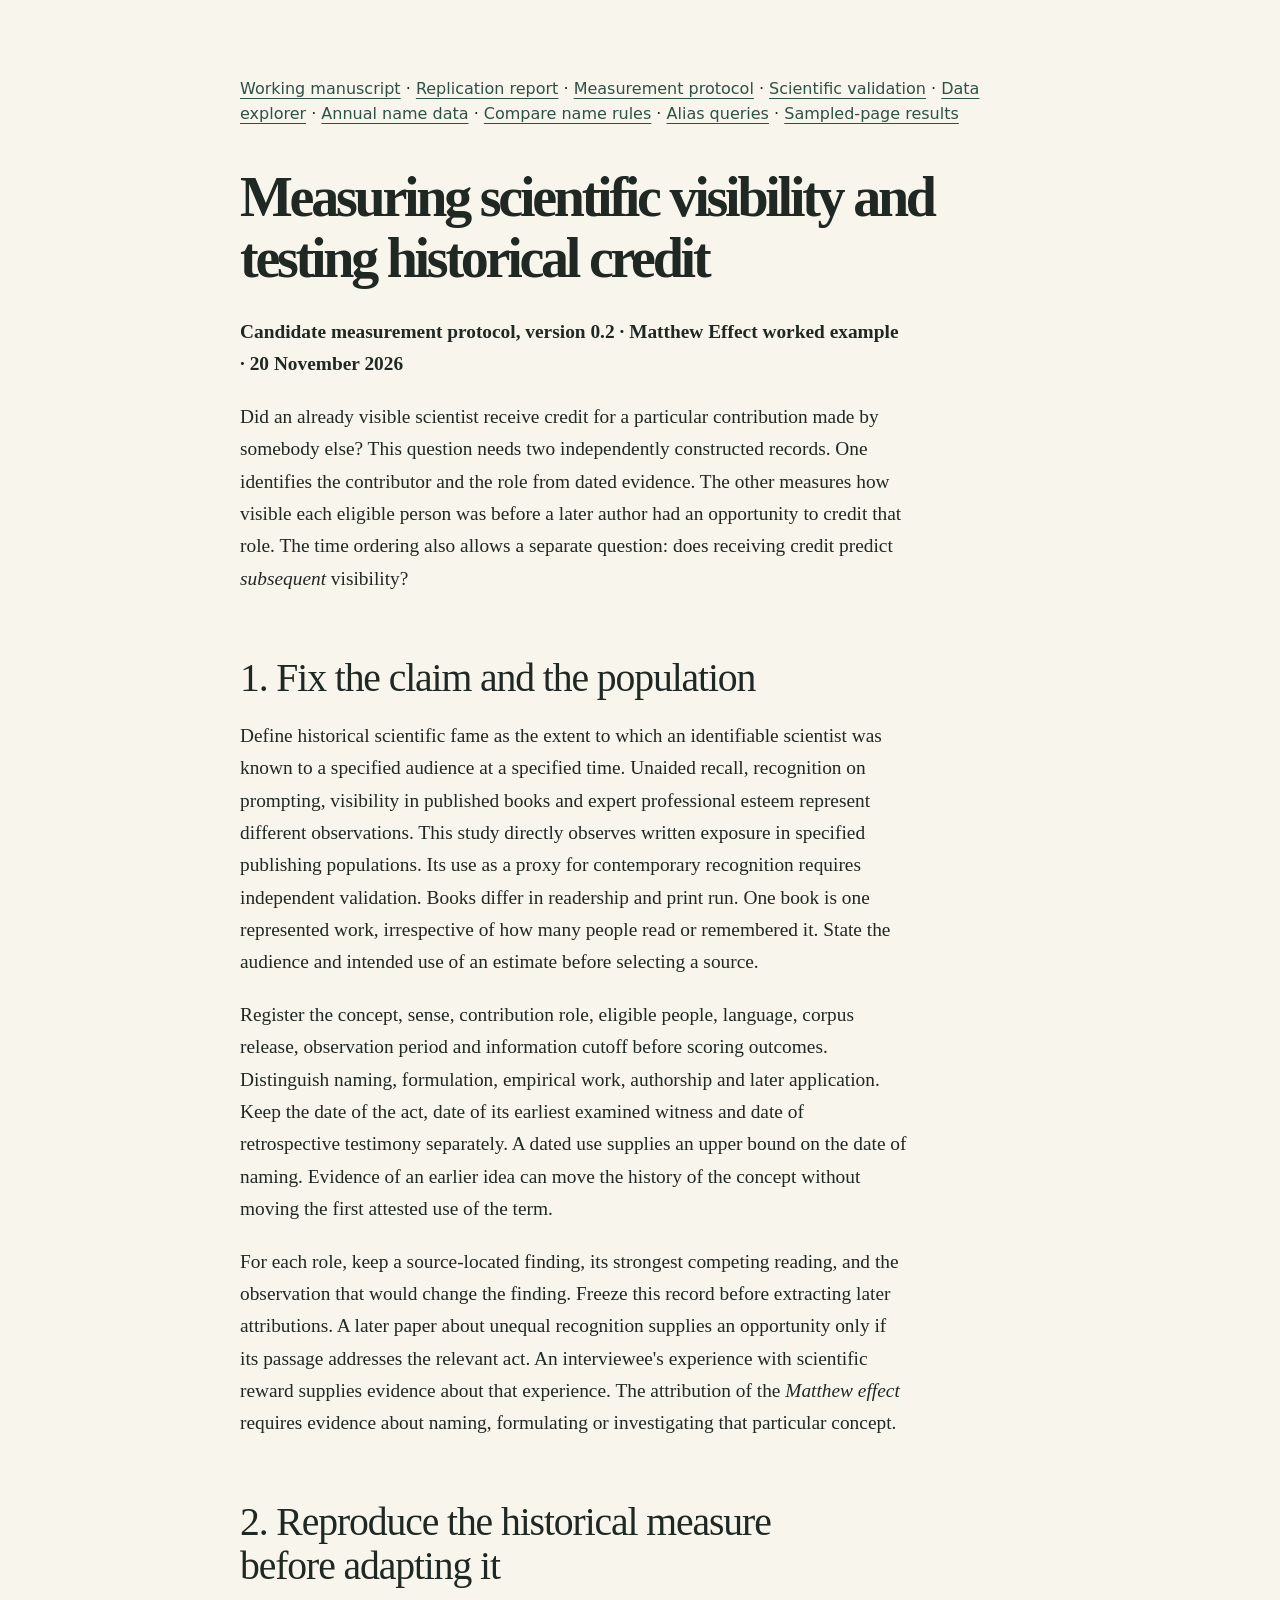
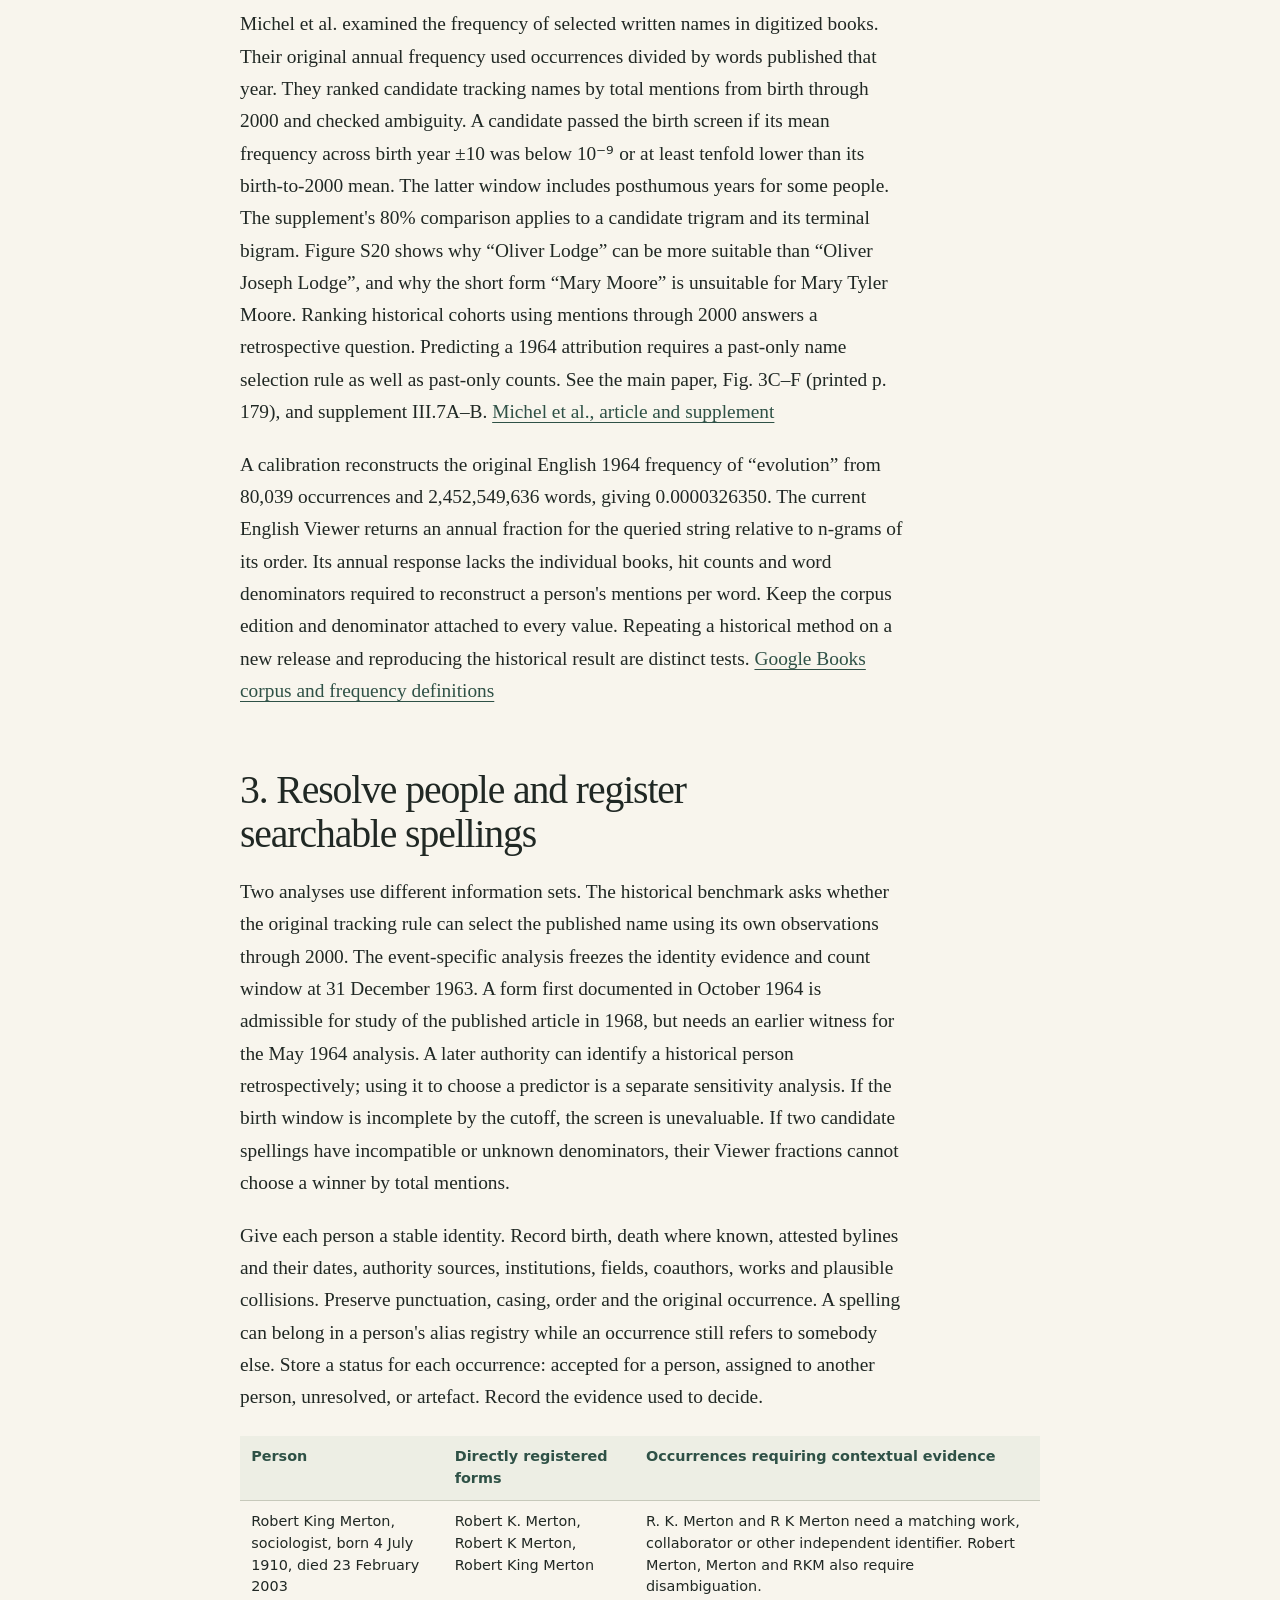
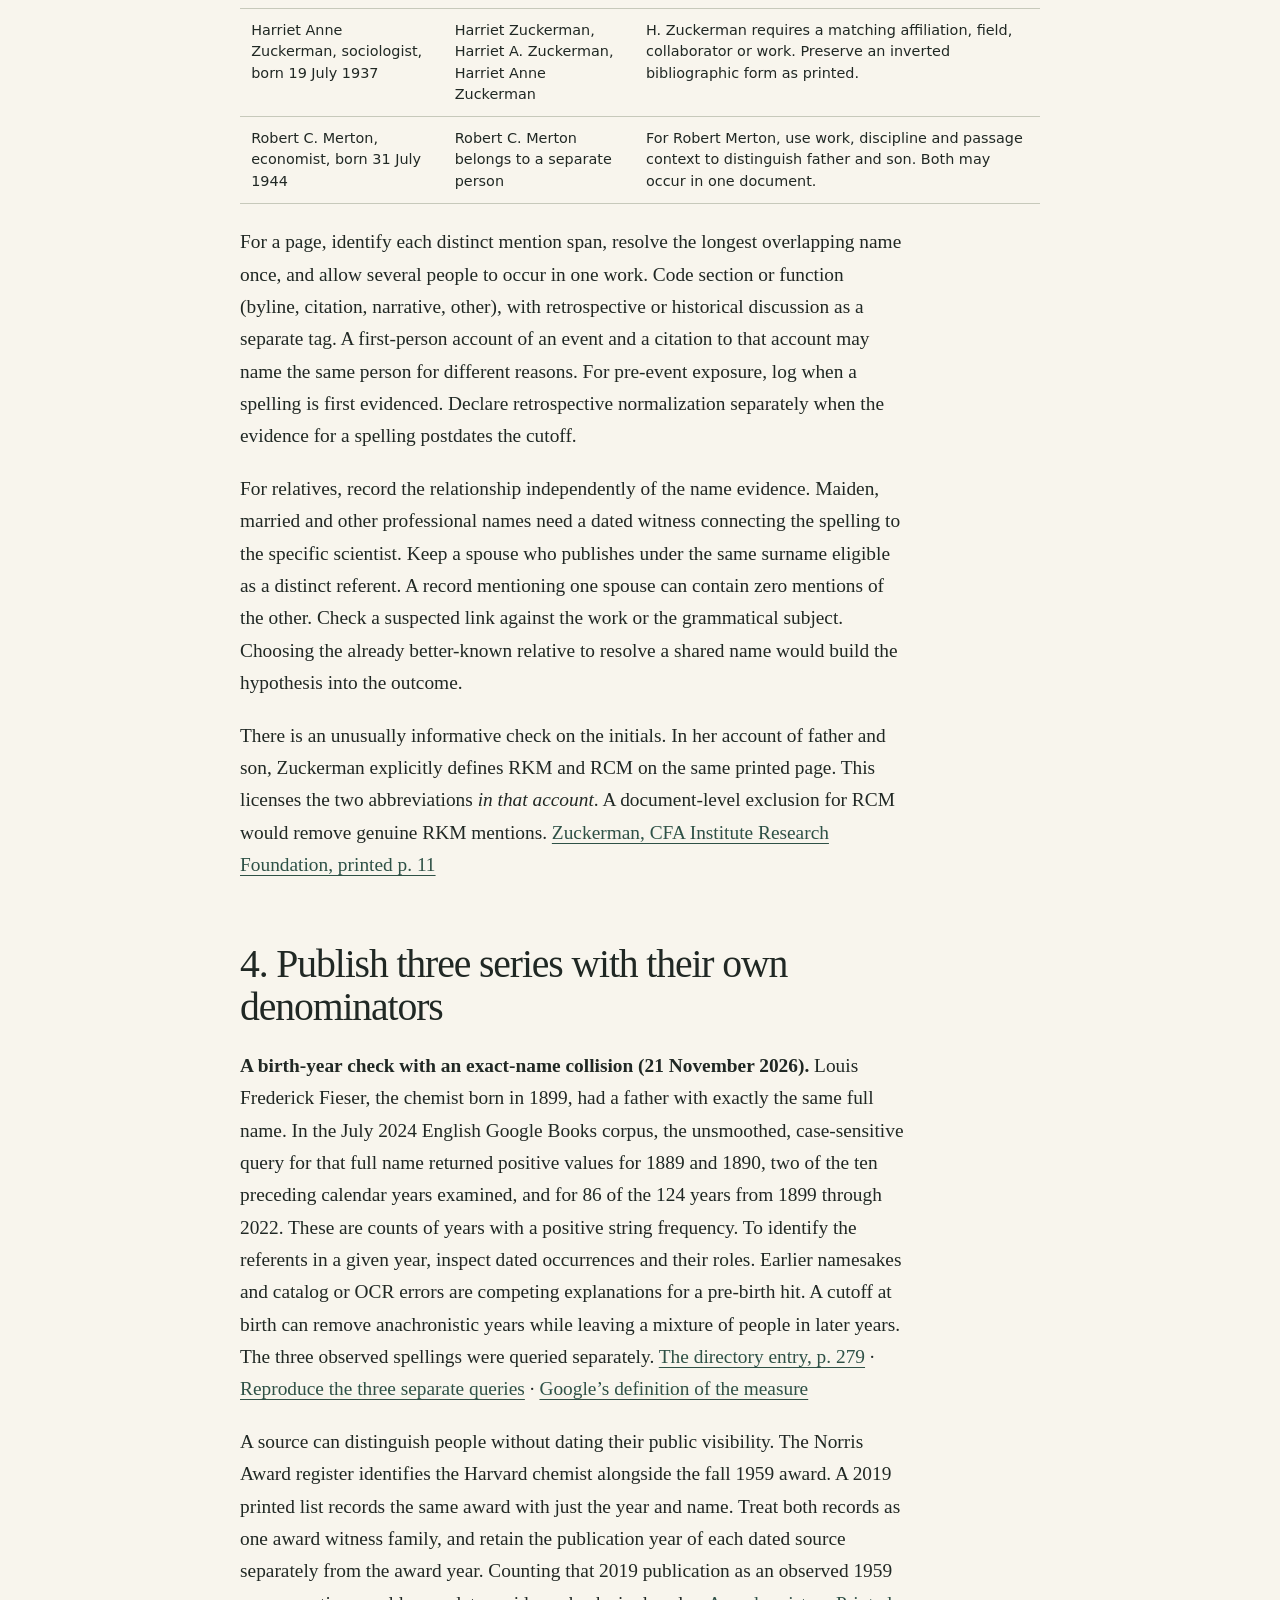
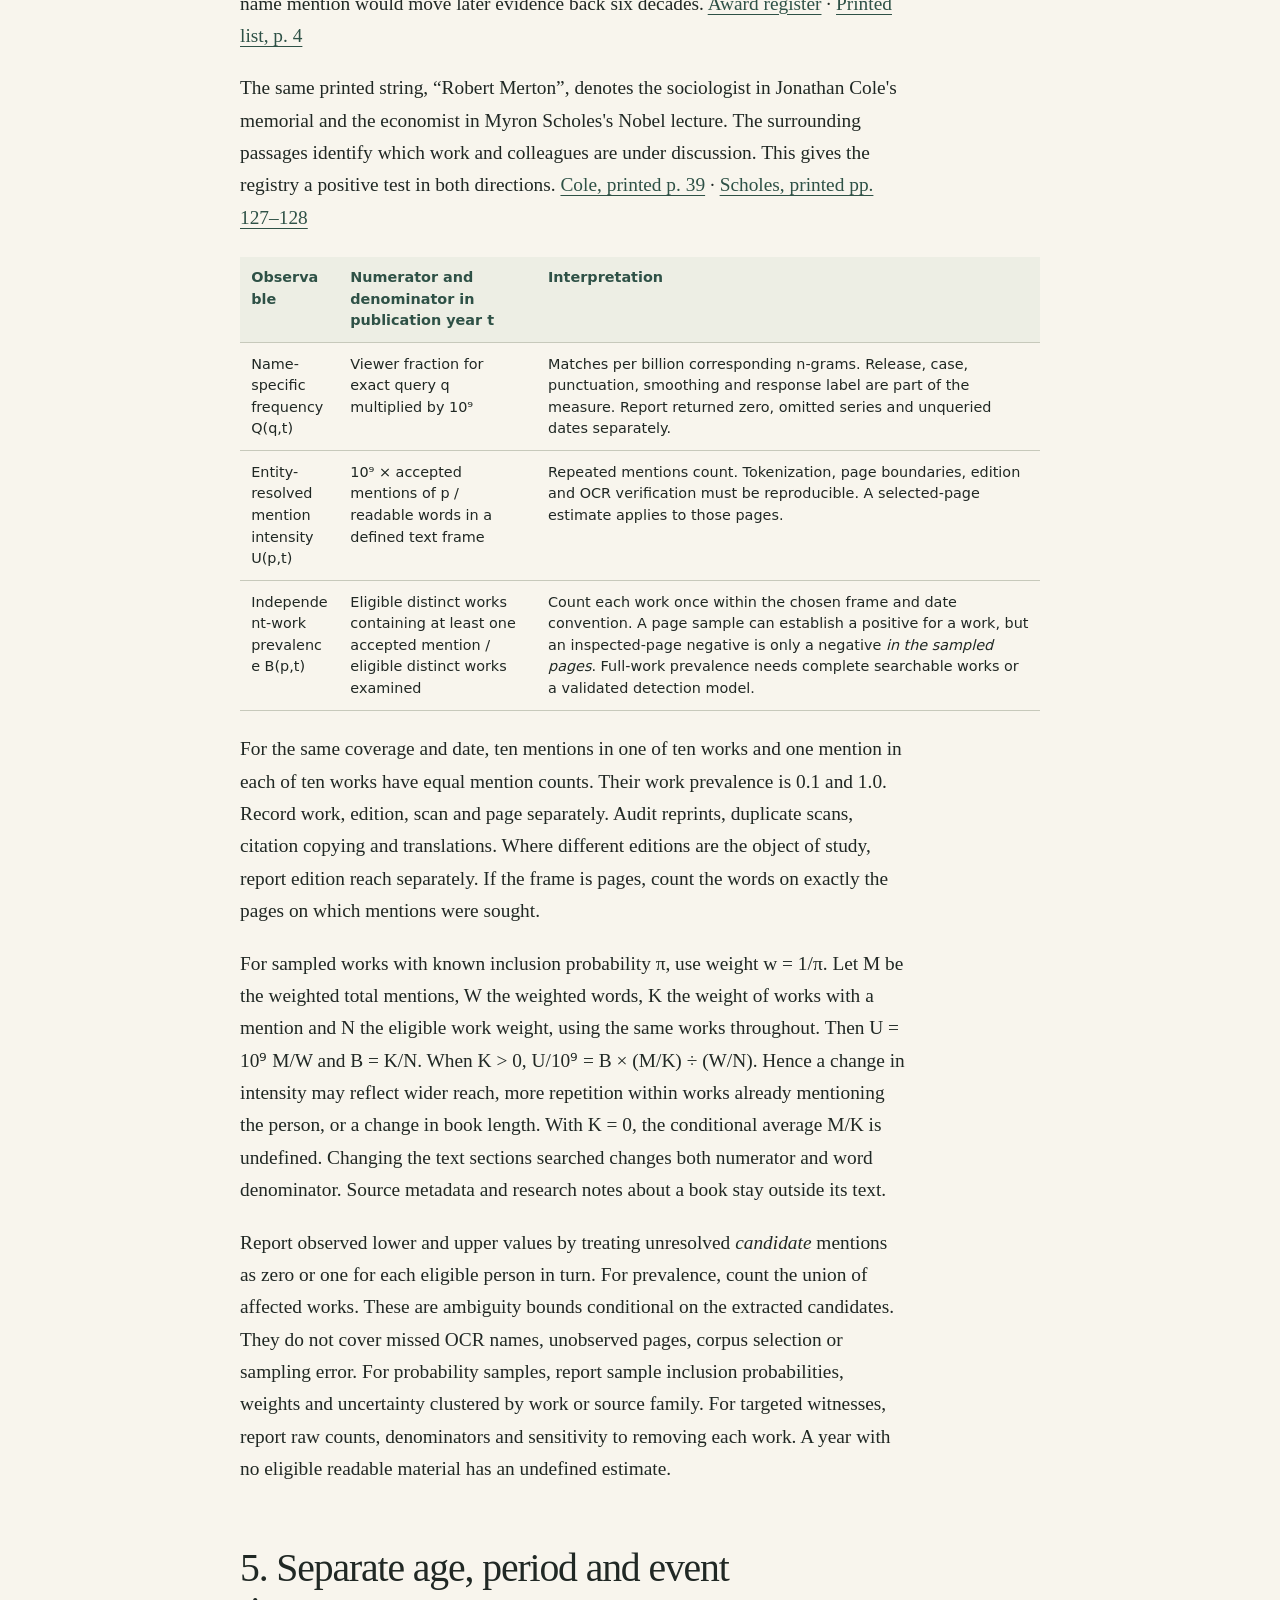
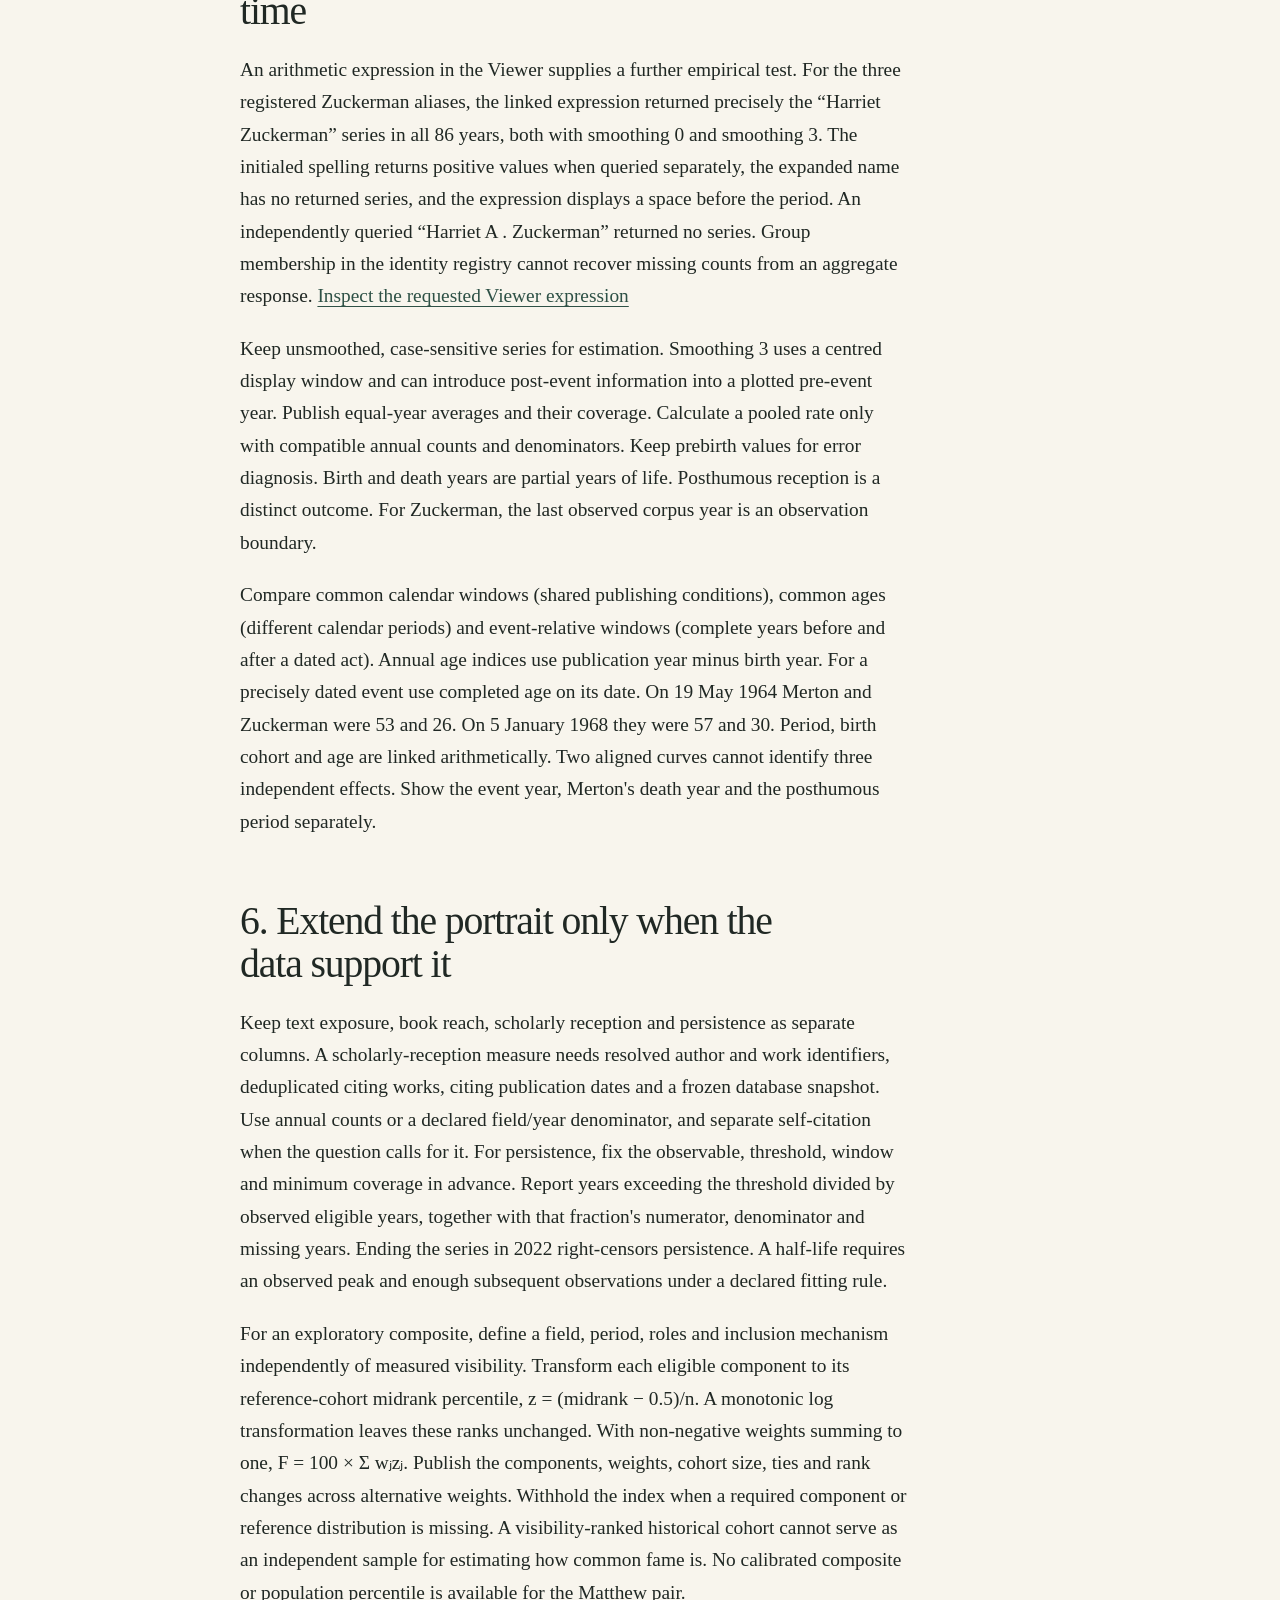
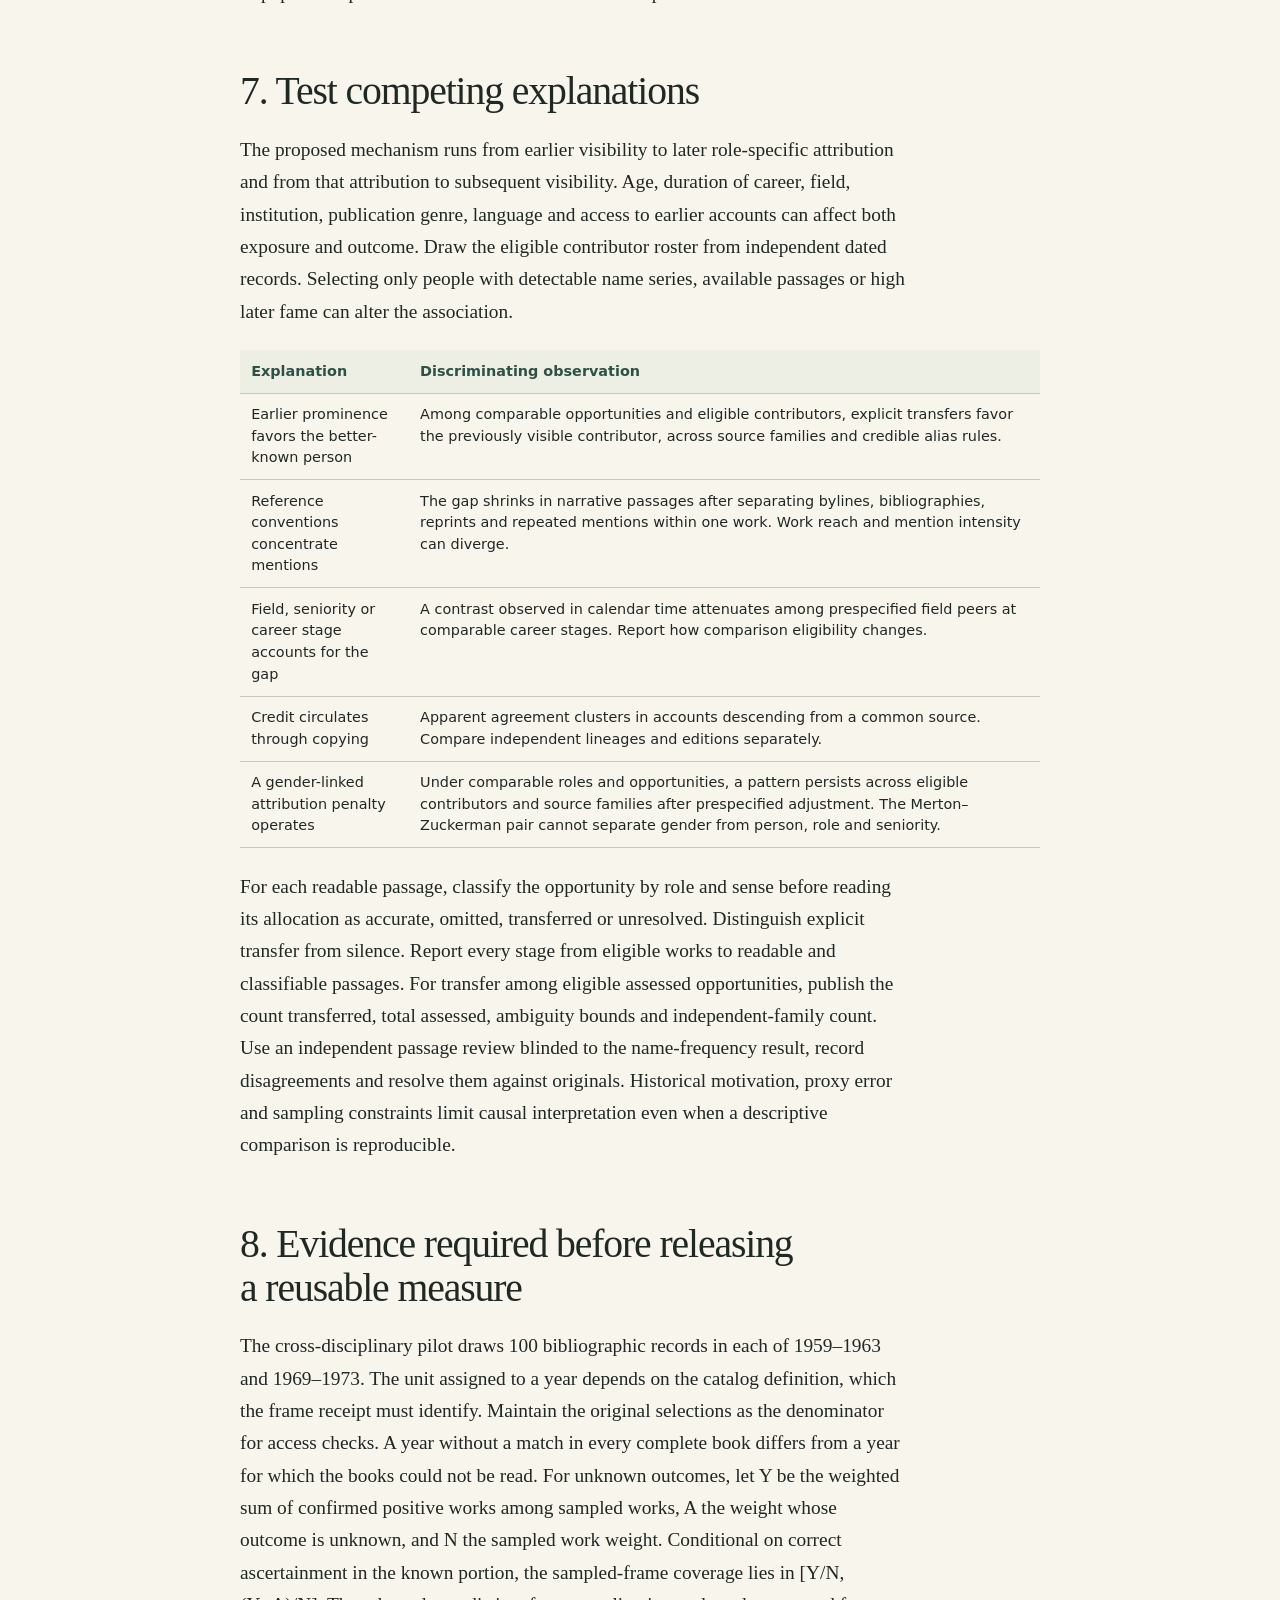
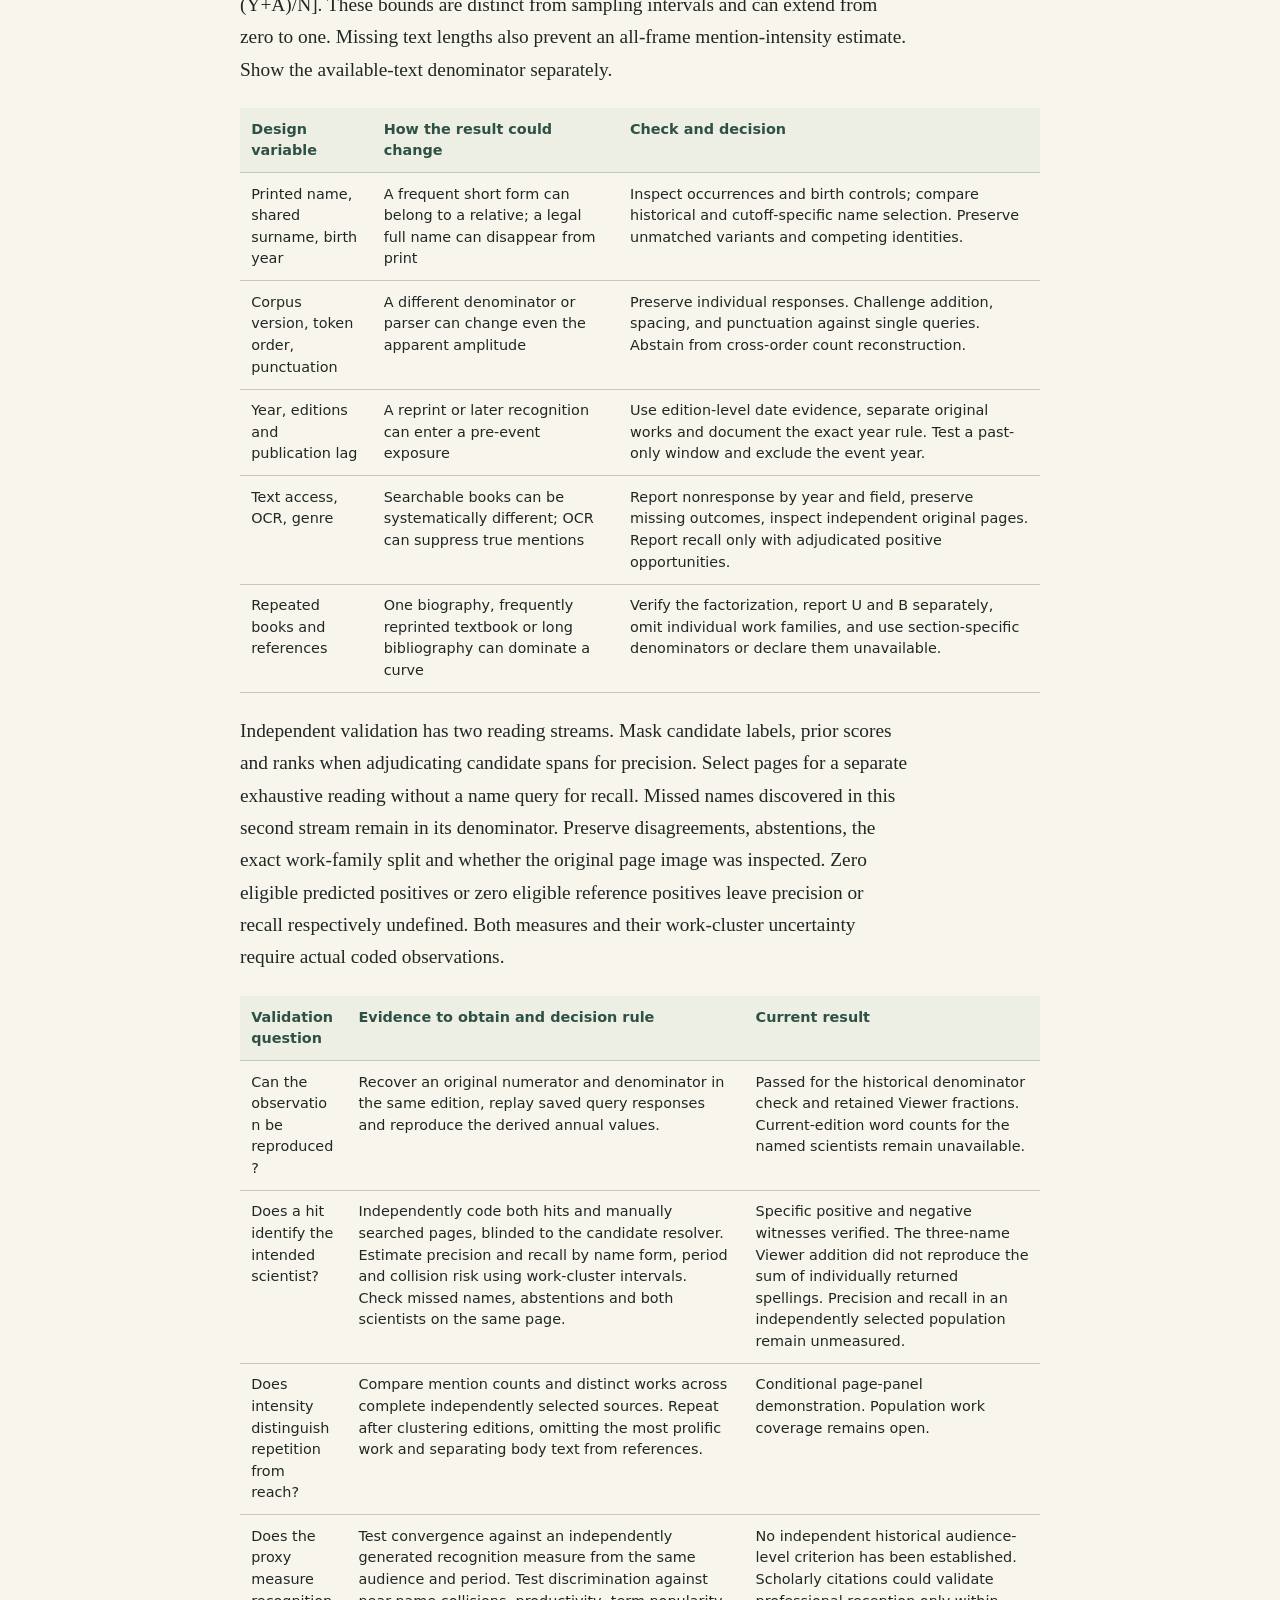
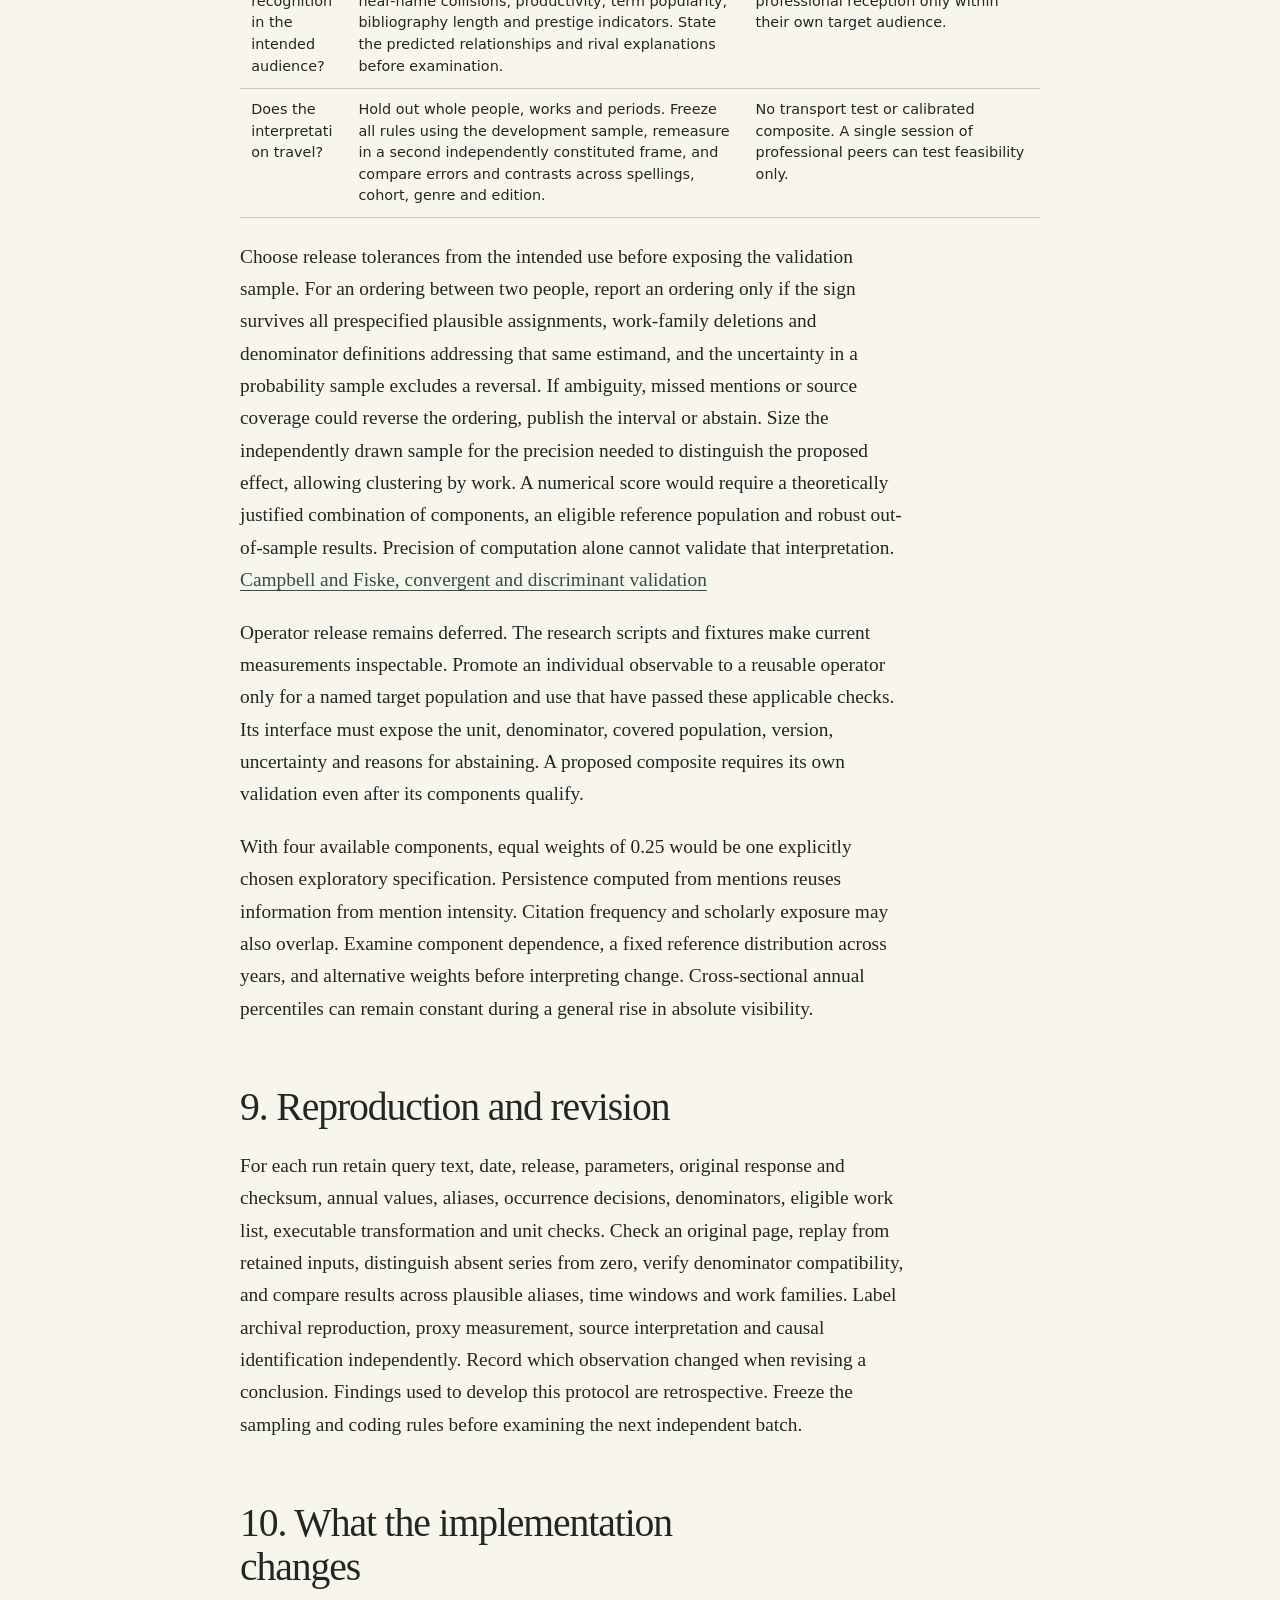
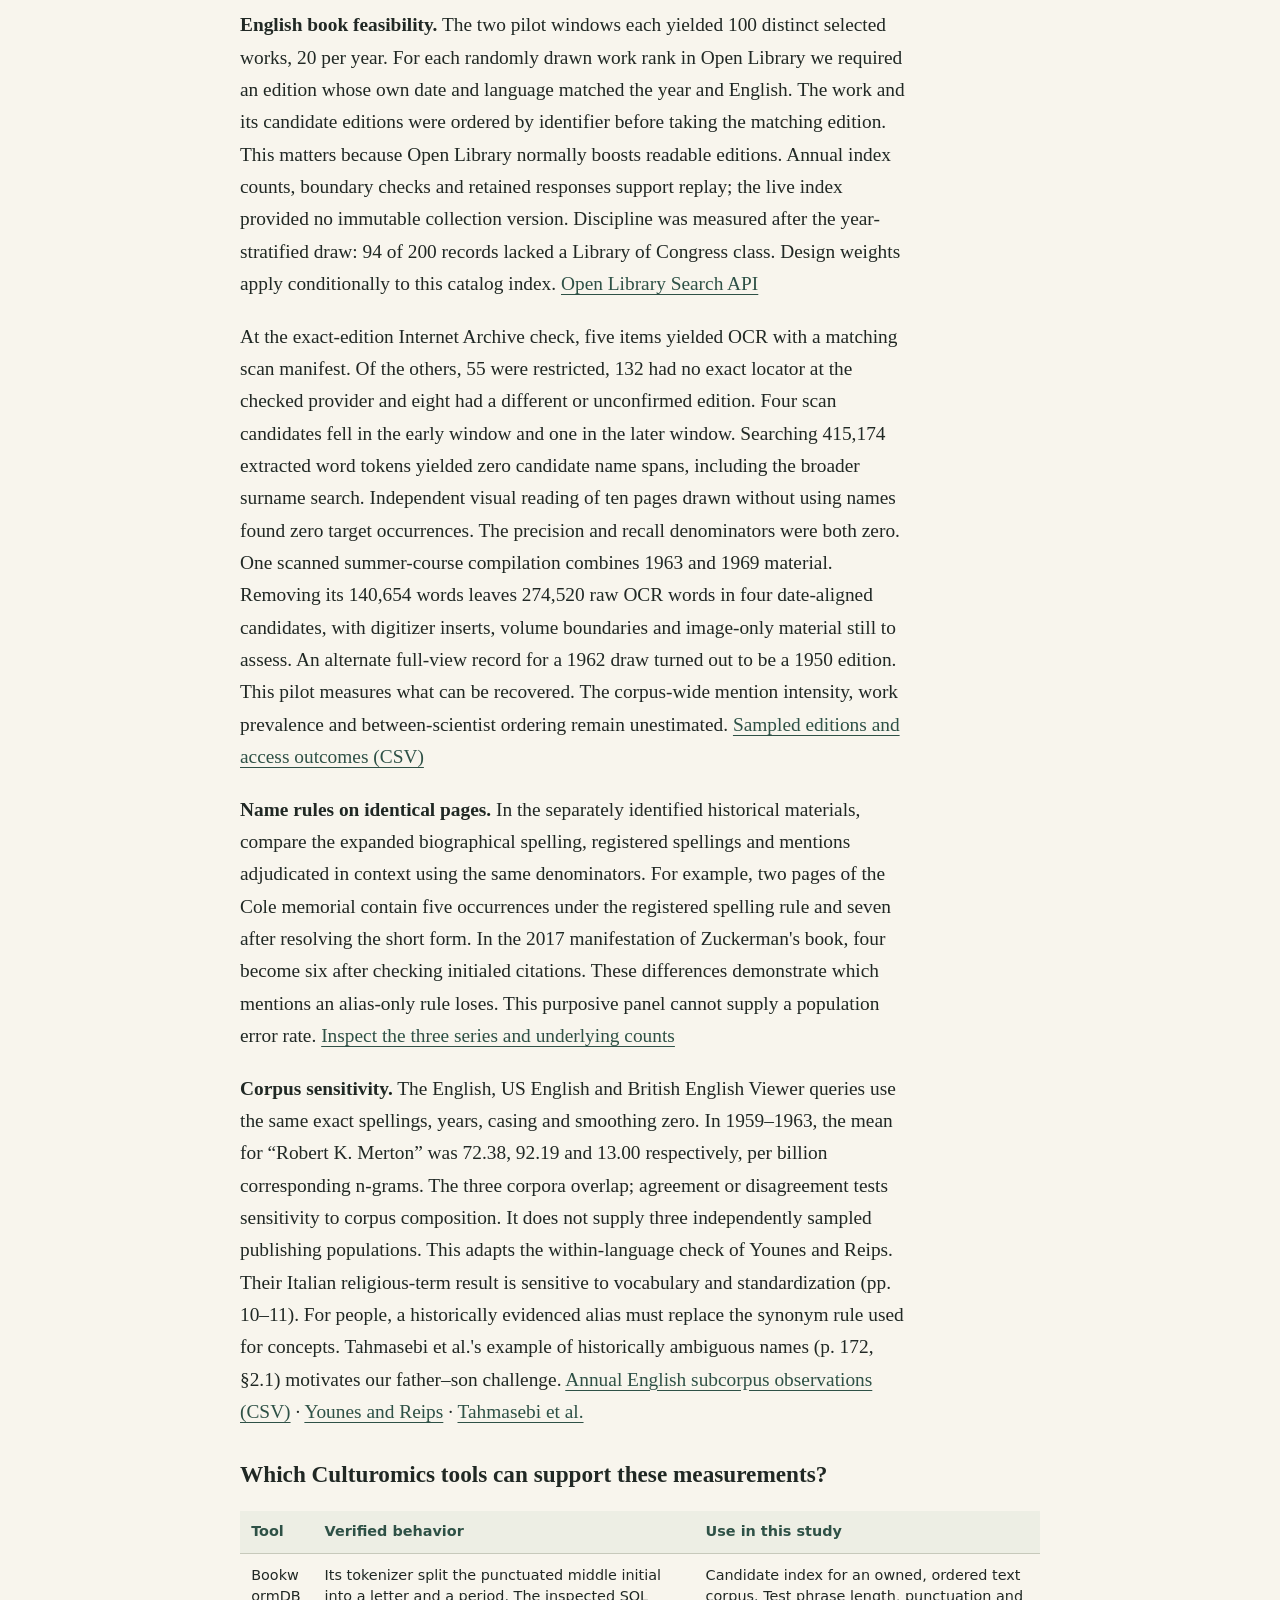
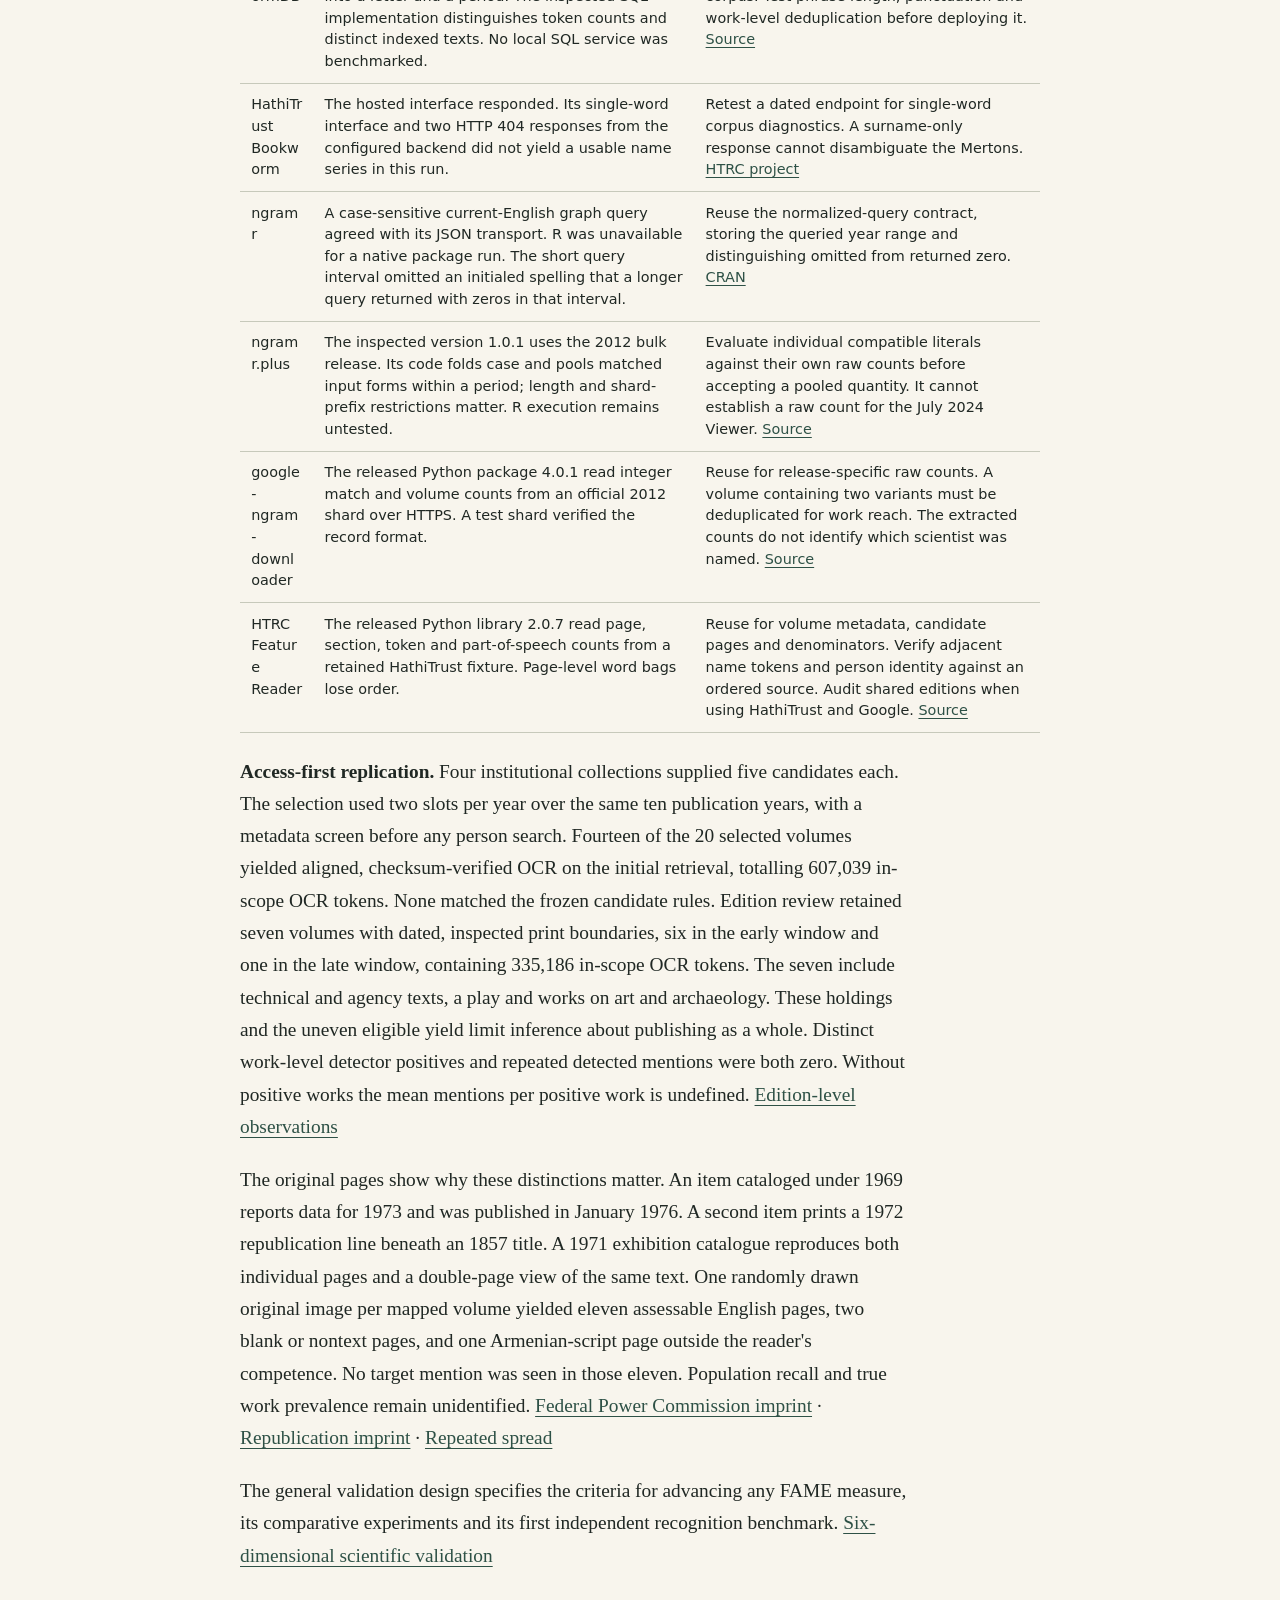
<file: matthew-matilda/method.html>
<!doctype html><html lang="en"><head><meta charset="utf-8">
<meta name="viewport" content="width=device-width, initial-scale=1">
<title>Scientific visibility and historical credit · Measurement protocol</title>
<link rel="stylesheet" href="../style.css"><link rel="stylesheet" href="../reader.css"></head>
<body><main class="shell reader replication-report"><nav aria-label="Research outputs"><a href="../manuscript.html">Working manuscript</a>
 · <a href="report.html">Replication report</a> · <a href="method.html">Measurement protocol</a>
 · <a href="../historical-fame.html">Scientific validation</a>
 · <a href="explorer.html">Data explorer</a> · <a href="annual.csv" download>Annual name data</a>
 · <a href="name-rules.html">Compare name rules</a>
 · <a href="name-queries.csv" download>Alias queries</a> · <a href="witness-panel.csv" download>Sampled-page results</a></nav>
<article class="reader-text"><h1>Measuring scientific visibility and testing historical credit</h1>
<p><strong>Candidate measurement protocol, version 0.2 · Matthew Effect worked example · 20 November 2026</strong></p>
<p>Did an already visible scientist receive credit for a particular contribution made by somebody else? This question needs two independently constructed records. One identifies the contributor and the role from dated evidence. The other measures how visible each eligible person was before a later author had an opportunity to credit that role. The time ordering also allows a separate question: does receiving credit predict <em>subsequent</em> visibility?</p>
<h2>1. Fix the claim and the population</h2>
<p>Define historical scientific fame as the extent to which an identifiable scientist was known to a specified audience at a specified time. Unaided recall, recognition on prompting, visibility in published books and expert professional esteem represent different observations. This study directly observes written exposure in specified publishing populations. Its use as a proxy for contemporary recognition requires independent validation. Books differ in readership and print run. One book is one represented work, irrespective of how many people read or remembered it. State the audience and intended use of an estimate before selecting a source.</p>
<p>Register the concept, sense, contribution role, eligible people, language, corpus release, observation period and information cutoff before scoring outcomes. Distinguish naming, formulation, empirical work, authorship and later application. Keep the date of the act, date of its earliest examined witness and date of retrospective testimony separately. A dated use supplies an upper bound on the date of naming. Evidence of an earlier idea can move the history of the concept without moving the first attested use of the term.</p>
<p>For each role, keep a source-located finding, its strongest competing reading, and the observation that would change the finding. Freeze this record before extracting later attributions. A later paper about unequal recognition supplies an opportunity only if its passage addresses the relevant act. An interviewee's experience with scientific reward supplies evidence about that experience. The attribution of the <em>Matthew effect</em> requires evidence about naming, formulating or investigating that particular concept.</p>
<h2>2. Reproduce the historical measure before adapting it</h2>
<p>Michel et al. examined the frequency of selected written names in digitized books. Their original annual frequency used occurrences divided by words published that year. They ranked candidate tracking names by total mentions from birth through 2000 and checked ambiguity. A candidate passed the birth screen if its mean frequency across birth year ±10 was below 10⁻⁹ or at least tenfold lower than its birth-to-2000 mean. The latter window includes posthumous years for some people. The supplement's 80% comparison applies to a candidate trigram and its terminal bigram. Figure S20 shows why “Oliver Lodge” can be more suitable than “Oliver Joseph Lodge”, and why the short form “Mary Moore” is unsuitable for Mary Tyler Moore. Ranking historical cohorts using mentions through 2000 answers a retrospective question. Predicting a 1964 attribution requires a past-only name selection rule as well as past-only counts. See the main paper, Fig. 3C–F (printed p. 179), and supplement III.7A–B. <a href="https://doi.org/10.1126/science.1199644">Michel et al., article and supplement</a></p>
<p>A calibration reconstructs the original English 1964 frequency of “evolution” from 80,039 occurrences and 2,452,549,636 words, giving 0.0000326350. The current English Viewer returns an annual fraction for the queried string relative to n-grams of its order. Its annual response lacks the individual books, hit counts and word denominators required to reconstruct a person's mentions per word. Keep the corpus edition and denominator attached to every value. Repeating a historical method on a new release and reproducing the historical result are distinct tests. <a href="https://books.google.com/ngrams/info">Google Books corpus and frequency definitions</a></p>
<h2>3. Resolve people and register searchable spellings</h2>
<p>Two analyses use different information sets. The historical benchmark asks whether the original tracking rule can select the published name using its own observations through 2000. The event-specific analysis freezes the identity evidence and count window at 31 December 1963. A form first documented in October 1964 is admissible for study of the published article in 1968, but needs an earlier witness for the May 1964 analysis. A later authority can identify a historical person retrospectively; using it to choose a predictor is a separate sensitivity analysis. If the birth window is incomplete by the cutoff, the screen is unevaluable. If two candidate spellings have incompatible or unknown denominators, their Viewer fractions cannot choose a winner by total mentions.</p>
<p>Give each person a stable identity. Record birth, death where known, attested bylines and their dates, authority sources, institutions, fields, coauthors, works and plausible collisions. Preserve punctuation, casing, order and the original occurrence. A spelling can belong in a person's alias registry while an occurrence still refers to somebody else. Store a status for each occurrence: accepted for a person, assigned to another person, unresolved, or artefact. Record the evidence used to decide.</p>
<div class="table-wrap" tabindex="0"><table>
<thead>
<tr>
<th>Person</th>
<th>Directly registered forms</th>
<th>Occurrences requiring contextual evidence</th>
</tr>
</thead>
<tbody>
<tr>
<td>Robert King Merton, sociologist, born 4 July 1910, died 23 February 2003</td>
<td>Robert K. Merton, Robert K Merton, Robert King Merton</td>
<td>R. K. Merton and R K Merton need a matching work, collaborator or other independent identifier. Robert Merton, Merton and RKM also require disambiguation.</td>
</tr>
<tr>
<td>Harriet Anne Zuckerman, sociologist, born 19 July 1937</td>
<td>Harriet Zuckerman, Harriet A. Zuckerman, Harriet Anne Zuckerman</td>
<td>H. Zuckerman requires a matching affiliation, field, collaborator or work. Preserve an inverted bibliographic form as printed.</td>
</tr>
<tr>
<td>Robert C. Merton, economist, born 31 July 1944</td>
<td>Robert C. Merton belongs to a separate person</td>
<td>For Robert Merton, use work, discipline and passage context to distinguish father and son. Both may occur in one document.</td>
</tr>
</tbody>
</table></div>
<p>For a page, identify each distinct mention span, resolve the longest overlapping name once, and allow several people to occur in one work. Code section or function (byline, citation, narrative, other), with retrospective or historical discussion as a separate tag. A first-person account of an event and a citation to that account may name the same person for different reasons. For pre-event exposure, log when a spelling is first evidenced. Declare retrospective normalization separately when the evidence for a spelling postdates the cutoff.</p>
<p>For relatives, record the relationship independently of the name evidence. Maiden, married and other professional names need a dated witness connecting the spelling to the specific scientist. Keep a spouse who publishes under the same surname eligible as a distinct referent. A record mentioning one spouse can contain zero mentions of the other. Check a suspected link against the work or the grammatical subject. Choosing the already better-known relative to resolve a shared name would build the hypothesis into the outcome.</p>
<p>There is an unusually informative check on the initials. In her account of father and son, Zuckerman explicitly defines RKM and RCM on the same printed page. This licenses the two abbreviations <em>in that account</em>. A document-level exclusion for RCM would remove genuine RKM mentions. <a href="https://rpc.cfainstitute.org/-/media/documents/article/rf-brief/rfbr-robert-merton-science-finance.pdf">Zuckerman, CFA Institute Research Foundation, printed p. 11</a></p>
<h2>4. Publish three series with their own denominators</h2>
<p><strong>A birth-year check with an exact-name collision (21 November 2026).</strong> Louis Frederick Fieser, the chemist born in 1899, had a father with exactly the same full name. In the July 2024 English Google Books corpus, the unsmoothed, case-sensitive query for that full name returned positive values for 1889 and 1890, two of the ten preceding calendar years examined, and for 86 of the 124 years from 1899 through 2022. These are counts of years with a positive string frequency. To identify the referents in a given year, inspect dated occurrences and their roles. Earlier namesakes and catalog or OCR errors are competing explanations for a pre-birth hit. A cutoff at birth can remove anachronistic years while leaving a mixture of people in later years. The three observed spellings were queried separately. <a href="https://archive.org/details/whoswhoinmassach11unse/page/n582/mode/1up">The directory entry, p. 279</a> · <a href="https://books.google.com/ngrams/graph?content=Louis+Frederick+Fieser%2CLouis+F.+Fieser%2CLouis+Fieser&amp;year_start=1889&amp;year_end=2022&amp;corpus=en&amp;smoothing=0">Reproduce the three separate queries</a> · <a href="https://books.google.com/ngrams/info">Google’s definition of the measure</a></p>
<p>A source can distinguish people without dating their public visibility. The Norris Award register identifies the Harvard chemist alongside the fall 1959 award. A 2019 printed list records the same award with just the year and name. Treat both records as one award witness family, and retain the publication year of each dated source separately from the award year. Counting that 2019 publication as an observed 1959 name mention would move later evidence back six decades. <a href="https://www.nesacs.org/award/james-flack-norris-award/">Award register</a> · <a href="https://nesacs.org/pub_nucleus/2019/Nov19NUCLEUS.pdf#page=4">Printed list, p. 4</a></p>
<p>The same printed string, “Robert Merton”, denotes the sociologist in Jonathan Cole's memorial and the economist in Myron Scholes's Nobel lecture. The surrounding passages identify which work and colleagues are under discussion. This gives the registry a positive test in both directions. <a href="https://www.columbia.edu/cu/univprof/jcole/RobertMerton.pdf#page=3">Cole, printed p. 39</a> · <a href="https://www.nobelprize.org/uploads/2018/06/scholes-lecture.pdf#page=2">Scholes, printed pp. 127–128</a></p>
<div class="table-wrap" tabindex="0"><table>
<thead>
<tr>
<th>Observable</th>
<th>Numerator and denominator in publication year t</th>
<th>Interpretation</th>
</tr>
</thead>
<tbody>
<tr>
<td>Name-specific frequency Q(q,t)</td>
<td>Viewer fraction for exact query q multiplied by 10⁹</td>
<td>Matches per billion corresponding n-grams. Release, case, punctuation, smoothing and response label are part of the measure. Report returned zero, omitted series and unqueried dates separately.</td>
</tr>
<tr>
<td>Entity-resolved mention intensity U(p,t)</td>
<td>10⁹ × accepted mentions of p / readable words in a defined text frame</td>
<td>Repeated mentions count. Tokenization, page boundaries, edition and OCR verification must be reproducible. A selected-page estimate applies to those pages.</td>
</tr>
<tr>
<td>Independent-work prevalence B(p,t)</td>
<td>Eligible distinct works containing at least one accepted mention / eligible distinct works examined</td>
<td>Count each work once within the chosen frame and date convention. A page sample can establish a positive for a work, but an inspected-page negative is only a negative <em>in the sampled pages</em>. Full-work prevalence needs complete searchable works or a validated detection model.</td>
</tr>
</tbody>
</table></div>
<p>For the same coverage and date, ten mentions in one of ten works and one mention in each of ten works have equal mention counts. Their work prevalence is 0.1 and 1.0. Record work, edition, scan and page separately. Audit reprints, duplicate scans, citation copying and translations. Where different editions are the object of study, report edition reach separately. If the frame is pages, count the words on exactly the pages on which mentions were sought.</p>
<p>For sampled works with known inclusion probability π, use weight w = 1/π. Let M be the weighted total mentions, W the weighted words, K the weight of works with a mention and N the eligible work weight, using the same works throughout. Then U = 10⁹ M/W and B = K/N. When K &gt; 0, U/10⁹ = B × (M/K) ÷ (W/N). Hence a change in intensity may reflect wider reach, more repetition within works already mentioning the person, or a change in book length. With K = 0, the conditional average M/K is undefined. Changing the text sections searched changes both numerator and word denominator. Source metadata and research notes about a book stay outside its text.</p>
<p>Report observed lower and upper values by treating unresolved <em>candidate</em> mentions as zero or one for each eligible person in turn. For prevalence, count the union of affected works. These are ambiguity bounds conditional on the extracted candidates. They do not cover missed OCR names, unobserved pages, corpus selection or sampling error. For probability samples, report sample inclusion probabilities, weights and uncertainty clustered by work or source family. For targeted witnesses, report raw counts, denominators and sensitivity to removing each work. A year with no eligible readable material has an undefined estimate.</p>
<h2>5. Separate age, period and event time</h2>
<p>An arithmetic expression in the Viewer supplies a further empirical test. For the three registered Zuckerman aliases, the linked expression returned precisely the “Harriet Zuckerman” series in all 86 years, both with smoothing 0 and smoothing 3. The initialed spelling returns positive values when queried separately, the expanded name has no returned series, and the expression displays a space before the period. An independently queried “Harriet A . Zuckerman” returned no series. Group membership in the identity registry cannot recover missing counts from an aggregate response. <a href="https://books.google.com/ngrams/graph?content=Harriet+A.+Zuckerman%2BHarriet+Zuckerman%2BHarriet+Anne+Zuckerman&amp;year_start=1937&amp;year_end=2022&amp;corpus=en&amp;smoothing=3&amp;case_insensitive=false">Inspect the requested Viewer expression</a></p>
<p>Keep unsmoothed, case-sensitive series for estimation. Smoothing 3 uses a centred display window and can introduce post-event information into a plotted pre-event year. Publish equal-year averages and their coverage. Calculate a pooled rate only with compatible annual counts and denominators. Keep prebirth values for error diagnosis. Birth and death years are partial years of life. Posthumous reception is a distinct outcome. For Zuckerman, the last observed corpus year is an observation boundary.</p>
<p>Compare common calendar windows (shared publishing conditions), common ages (different calendar periods) and event-relative windows (complete years before and after a dated act). Annual age indices use publication year minus birth year. For a precisely dated event use completed age on its date. On 19 May 1964 Merton and Zuckerman were 53 and 26. On 5 January 1968 they were 57 and 30. Period, birth cohort and age are linked arithmetically. Two aligned curves cannot identify three independent effects. Show the event year, Merton's death year and the posthumous period separately.</p>
<h2>6. Extend the portrait only when the data support it</h2>
<p>Keep text exposure, book reach, scholarly reception and persistence as separate columns. A scholarly-reception measure needs resolved author and work identifiers, deduplicated citing works, citing publication dates and a frozen database snapshot. Use annual counts or a declared field/year denominator, and separate self-citation when the question calls for it. For persistence, fix the observable, threshold, window and minimum coverage in advance. Report years exceeding the threshold divided by observed eligible years, together with that fraction's numerator, denominator and missing years. Ending the series in 2022 right-censors persistence. A half-life requires an observed peak and enough subsequent observations under a declared fitting rule.</p>
<p>For an exploratory composite, define a field, period, roles and inclusion mechanism independently of measured visibility. Transform each eligible component to its reference-cohort midrank percentile, z = (midrank − 0.5)/n. A monotonic log transformation leaves these ranks unchanged. With non-negative weights summing to one, F = 100 × Σ wⱼzⱼ. Publish the components, weights, cohort size, ties and rank changes across alternative weights. Withhold the index when a required component or reference distribution is missing. A visibility-ranked historical cohort cannot serve as an independent sample for estimating how common fame is. No calibrated composite or population percentile is available for the Matthew pair.</p>
<h2>7. Test competing explanations</h2>
<p>The proposed mechanism runs from earlier visibility to later role-specific attribution and from that attribution to subsequent visibility. Age, duration of career, field, institution, publication genre, language and access to earlier accounts can affect both exposure and outcome. Draw the eligible contributor roster from independent dated records. Selecting only people with detectable name series, available passages or high later fame can alter the association.</p>
<div class="table-wrap" tabindex="0"><table>
<thead>
<tr>
<th>Explanation</th>
<th>Discriminating observation</th>
</tr>
</thead>
<tbody>
<tr>
<td>Earlier prominence favors the better-known person</td>
<td>Among comparable opportunities and eligible contributors, explicit transfers favor the previously visible contributor, across source families and credible alias rules.</td>
</tr>
<tr>
<td>Reference conventions concentrate mentions</td>
<td>The gap shrinks in narrative passages after separating bylines, bibliographies, reprints and repeated mentions within one work. Work reach and mention intensity can diverge.</td>
</tr>
<tr>
<td>Field, seniority or career stage accounts for the gap</td>
<td>A contrast observed in calendar time attenuates among prespecified field peers at comparable career stages. Report how comparison eligibility changes.</td>
</tr>
<tr>
<td>Credit circulates through copying</td>
<td>Apparent agreement clusters in accounts descending from a common source. Compare independent lineages and editions separately.</td>
</tr>
<tr>
<td>A gender-linked attribution penalty operates</td>
<td>Under comparable roles and opportunities, a pattern persists across eligible contributors and source families after prespecified adjustment. The Merton–Zuckerman pair cannot separate gender from person, role and seniority.</td>
</tr>
</tbody>
</table></div>
<p>For each readable passage, classify the opportunity by role and sense before reading its allocation as accurate, omitted, transferred or unresolved. Distinguish explicit transfer from silence. Report every stage from eligible works to readable and classifiable passages. For transfer among eligible assessed opportunities, publish the count transferred, total assessed, ambiguity bounds and independent-family count. Use an independent passage review blinded to the name-frequency result, record disagreements and resolve them against originals. Historical motivation, proxy error and sampling constraints limit causal interpretation even when a descriptive comparison is reproducible.</p>
<h2>8. Evidence required before releasing a reusable measure</h2>
<p>The cross-disciplinary pilot draws 100 bibliographic records in each of 1959–1963 and 1969–1973. The unit assigned to a year depends on the catalog definition, which the frame receipt must identify. Maintain the original selections as the denominator for access checks. A year without a match in every complete book differs from a year for which the books could not be read. For unknown outcomes, let Y be the weighted sum of confirmed positive works among sampled works, A the weight whose outcome is unknown, and N the sampled work weight. Conditional on correct ascertainment in the known portion, the sampled-frame coverage lies in [Y/N, (Y+A)/N]. These bounds are distinct from sampling intervals and can extend from zero to one. Missing text lengths also prevent an all-frame mention-intensity estimate. Show the available-text denominator separately.</p>
<div class="table-wrap" tabindex="0"><table>
<thead>
<tr>
<th>Design variable</th>
<th>How the result could change</th>
<th>Check and decision</th>
</tr>
</thead>
<tbody>
<tr>
<td>Printed name, shared surname, birth year</td>
<td>A frequent short form can belong to a relative; a legal full name can disappear from print</td>
<td>Inspect occurrences and birth controls; compare historical and cutoff-specific name selection. Preserve unmatched variants and competing identities.</td>
</tr>
<tr>
<td>Corpus version, token order, punctuation</td>
<td>A different denominator or parser can change even the apparent amplitude</td>
<td>Preserve individual responses. Challenge addition, spacing, and punctuation against single queries. Abstain from cross-order count reconstruction.</td>
</tr>
<tr>
<td>Year, editions and publication lag</td>
<td>A reprint or later recognition can enter a pre-event exposure</td>
<td>Use edition-level date evidence, separate original works and document the exact year rule. Test a past-only window and exclude the event year.</td>
</tr>
<tr>
<td>Text access, OCR, genre</td>
<td>Searchable books can be systematically different; OCR can suppress true mentions</td>
<td>Report nonresponse by year and field, preserve missing outcomes, inspect independent original pages. Report recall only with adjudicated positive opportunities.</td>
</tr>
<tr>
<td>Repeated books and references</td>
<td>One biography, frequently reprinted textbook or long bibliography can dominate a curve</td>
<td>Verify the factorization, report U and B separately, omit individual work families, and use section-specific denominators or declare them unavailable.</td>
</tr>
</tbody>
</table></div>
<p>Independent validation has two reading streams. Mask candidate labels, prior scores and ranks when adjudicating candidate spans for precision. Select pages for a separate exhaustive reading without a name query for recall. Missed names discovered in this second stream remain in its denominator. Preserve disagreements, abstentions, the exact work-family split and whether the original page image was inspected. Zero eligible predicted positives or zero eligible reference positives leave precision or recall respectively undefined. Both measures and their work-cluster uncertainty require actual coded observations.</p>
<div class="table-wrap" tabindex="0"><table>
<thead>
<tr>
<th>Validation question</th>
<th>Evidence to obtain and decision rule</th>
<th>Current result</th>
</tr>
</thead>
<tbody>
<tr>
<td>Can the observation be reproduced?</td>
<td>Recover an original numerator and denominator in the same edition, replay saved query responses and reproduce the derived annual values.</td>
<td>Passed for the historical denominator check and retained Viewer fractions. Current-edition word counts for the named scientists remain unavailable.</td>
</tr>
<tr>
<td>Does a hit identify the intended scientist?</td>
<td>Independently code both hits and manually searched pages, blinded to the candidate resolver. Estimate precision and recall by name form, period and collision risk using work-cluster intervals. Check missed names, abstentions and both scientists on the same page.</td>
<td>Specific positive and negative witnesses verified. The three-name Viewer addition did not reproduce the sum of individually returned spellings. Precision and recall in an independently selected population remain unmeasured.</td>
</tr>
<tr>
<td>Does intensity distinguish repetition from reach?</td>
<td>Compare mention counts and distinct works across complete independently selected sources. Repeat after clustering editions, omitting the most prolific work and separating body text from references.</td>
<td>Conditional page-panel demonstration. Population work coverage remains open.</td>
</tr>
<tr>
<td>Does the proxy measure recognition in the intended audience?</td>
<td>Test convergence against an independently generated recognition measure from the same audience and period. Test discrimination against near-name collisions, productivity, term popularity, bibliography length and prestige indicators. State the predicted relationships and rival explanations before examination.</td>
<td>No independent historical audience-level criterion has been established. Scholarly citations could validate professional reception only within their own target audience.</td>
</tr>
<tr>
<td>Does the interpretation travel?</td>
<td>Hold out whole people, works and periods. Freeze all rules using the development sample, remeasure in a second independently constituted frame, and compare errors and contrasts across spellings, cohort, genre and edition.</td>
<td>No transport test or calibrated composite. A single session of professional peers can test feasibility only.</td>
</tr>
</tbody>
</table></div>
<p>Choose release tolerances from the intended use before exposing the validation sample. For an ordering between two people, report an ordering only if the sign survives all prespecified plausible assignments, work-family deletions and denominator definitions addressing that same estimand, and the uncertainty in a probability sample excludes a reversal. If ambiguity, missed mentions or source coverage could reverse the ordering, publish the interval or abstain. Size the independently drawn sample for the precision needed to distinguish the proposed effect, allowing clustering by work. A numerical score would require a theoretically justified combination of components, an eligible reference population and robust out-of-sample results. Precision of computation alone cannot validate that interpretation. <a href="https://doi.org/10.1037/h0046016">Campbell and Fiske, convergent and discriminant validation</a></p>
<p>Operator release remains deferred. The research scripts and fixtures make current measurements inspectable. Promote an individual observable to a reusable operator only for a named target population and use that have passed these applicable checks. Its interface must expose the unit, denominator, covered population, version, uncertainty and reasons for abstaining. A proposed composite requires its own validation even after its components qualify.</p>
<p>With four available components, equal weights of 0.25 would be one explicitly chosen exploratory specification. Persistence computed from mentions reuses information from mention intensity. Citation frequency and scholarly exposure may also overlap. Examine component dependence, a fixed reference distribution across years, and alternative weights before interpreting change. Cross-sectional annual percentiles can remain constant during a general rise in absolute visibility.</p>
<h2>9. Reproduction and revision</h2>
<p>For each run retain query text, date, release, parameters, original response and checksum, annual values, aliases, occurrence decisions, denominators, eligible work list, executable transformation and unit checks. Check an original page, replay from retained inputs, distinguish absent series from zero, verify denominator compatibility, and compare results across plausible aliases, time windows and work families. Label archival reproduction, proxy measurement, source interpretation and causal identification independently. Record which observation changed when revising a conclusion. Findings used to develop this protocol are retrospective. Freeze the sampling and coding rules before examining the next independent batch.</p>
<h2>10. What the implementation changes</h2>
<p><strong>English book feasibility.</strong> The two pilot windows each yielded 100 distinct selected works, 20 per year. For each randomly drawn work rank in Open Library we required an edition whose own date and language matched the year and English. The work and its candidate editions were ordered by identifier before taking the matching edition. This matters because Open Library normally boosts readable editions. Annual index counts, boundary checks and retained responses support replay; the live index provided no immutable collection version. Discipline was measured after the year-stratified draw: 94 of 200 records lacked a Library of Congress class. Design weights apply conditionally to this catalog index. <a href="https://openlibrary.org/dev/docs/api/search">Open Library Search API</a></p>
<p>At the exact-edition Internet Archive check, five items yielded OCR with a matching scan manifest. Of the others, 55 were restricted, 132 had no exact locator at the checked provider and eight had a different or unconfirmed edition. Four scan candidates fell in the early window and one in the later window. Searching 415,174 extracted word tokens yielded zero candidate name spans, including the broader surname search. Independent visual reading of ten pages drawn without using names found zero target occurrences. The precision and recall denominators were both zero. One scanned summer-course compilation combines 1963 and 1969 material. Removing its 140,654 words leaves 274,520 raw OCR words in four date-aligned candidates, with digitizer inserts, volume boundaries and image-only material still to assess. An alternate full-view record for a 1962 draw turned out to be a 1950 edition. This pilot measures what can be recovered. The corpus-wide mention intensity, work prevalence and between-scientist ordering remain unestimated. <a href="https://computational-social-science.github.io/matthew-matilda/book-access.csv">Sampled editions and access outcomes (CSV)</a></p>
<p><strong>Name rules on identical pages.</strong> In the separately identified historical materials, compare the expanded biographical spelling, registered spellings and mentions adjudicated in context using the same denominators. For example, two pages of the Cole memorial contain five occurrences under the registered spelling rule and seven after resolving the short form. In the 2017 manifestation of Zuckerman's book, four become six after checking initialed citations. These differences demonstrate which mentions an alias-only rule loses. This purposive panel cannot supply a population error rate. <a href="https://computational-social-science.github.io/matthew-matilda/name-rules.html">Inspect the three series and underlying counts</a></p>
<p><strong>Corpus sensitivity.</strong> The English, US English and British English Viewer queries use the same exact spellings, years, casing and smoothing zero. In 1959–1963, the mean for “Robert K. Merton” was 72.38, 92.19 and 13.00 respectively, per billion corresponding n-grams. The three corpora overlap; agreement or disagreement tests sensitivity to corpus composition. It does not supply three independently sampled publishing populations. This adapts the within-language check of Younes and Reips. Their Italian religious-term result is sensitive to vocabulary and standardization (pp. 10–11). For people, a historically evidenced alias must replace the synonym rule used for concepts. Tahmasebi et al.'s example of historically ambiguous names (p. 172, §2.1) motivates our father–son challenge. <a href="https://computational-social-science.github.io/matthew-matilda/english-subcorpora.csv">Annual English subcorpus observations (CSV)</a> · <a href="https://doi.org/10.1371/journal.pone.0213554">Younes and Reips</a> · <a href="https://doi.org/10.1007/s00799-015-0139-1">Tahmasebi et al.</a></p>
<h3>Which Culturomics tools can support these measurements?</h3>
<div class="table-wrap" tabindex="0"><table>
<thead>
<tr>
<th>Tool</th>
<th>Verified behavior</th>
<th>Use in this study</th>
</tr>
</thead>
<tbody>
<tr>
<td>BookwormDB</td>
<td>Its tokenizer split the punctuated middle initial into a letter and a period. The inspected SQL implementation distinguishes token counts and distinct indexed texts. No local SQL service was benchmarked.</td>
<td>Candidate index for an owned, ordered text corpus. Test phrase length, punctuation and work-level deduplication before deploying it. <a href="https://github.com/Bookworm-project/BookwormDB">Source</a></td>
</tr>
<tr>
<td>HathiTrust Bookworm</td>
<td>The hosted interface responded. Its single-word interface and two HTTP 404 responses from the configured backend did not yield a usable name series in this run.</td>
<td>Retest a dated endpoint for single-word corpus diagnostics. A surname-only response cannot disambiguate the Mertons. <a href="https://github.com/htrc/Hathitrust-Bookworm">HTRC project</a></td>
</tr>
<tr>
<td>ngramr</td>
<td>A case-sensitive current-English graph query agreed with its JSON transport. R was unavailable for a native package run. The short query interval omitted an initialed spelling that a longer query returned with zeros in that interval.</td>
<td>Reuse the normalized-query contract, storing the queried year range and distinguishing omitted from returned zero. <a href="https://cran.r-project.org/package=ngramr">CRAN</a></td>
</tr>
<tr>
<td>ngramr.plus</td>
<td>The inspected version 1.0.1 uses the 2012 bulk release. Its code folds case and pools matched input forms within a period; length and shard-prefix restrictions matter. R execution remains untested.</td>
<td>Evaluate individual compatible literals against their own raw counts before accepting a pooled quantity. It cannot establish a raw count for the July 2024 Viewer. <a href="https://github.com/browndw/ngramr.plus">Source</a></td>
</tr>
<tr>
<td>google-ngram-downloader</td>
<td>The released Python package 4.0.1 read integer match and volume counts from an official 2012 shard over HTTPS. A test shard verified the record format.</td>
<td>Reuse for release-specific raw counts. A volume containing two variants must be deduplicated for work reach. The extracted counts do not identify which scientist was named. <a href="https://github.com/dimazest/google-ngram-downloader">Source</a></td>
</tr>
<tr>
<td>HTRC Feature Reader</td>
<td>The released Python library 2.0.7 read page, section, token and part-of-speech counts from a retained HathiTrust fixture. Page-level word bags lose order.</td>
<td>Reuse for volume metadata, candidate pages and denominators. Verify adjacent name tokens and person identity against an ordered source. Audit shared editions when using HathiTrust and Google. <a href="https://github.com/htrc/htrc-feature-reader">Source</a></td>
</tr>
</tbody>
</table></div>
<p><strong>Access-first replication.</strong> Four institutional collections supplied five candidates each. The selection used two slots per year over the same ten publication years, with a metadata screen before any person search. Fourteen of the 20 selected volumes yielded aligned, checksum-verified OCR on the initial retrieval, totalling 607,039 in-scope OCR tokens. None matched the frozen candidate rules. Edition review retained seven volumes with dated, inspected print boundaries, six in the early window and one in the late window, containing 335,186 in-scope OCR tokens. The seven include technical and agency texts, a play and works on art and archaeology. These holdings and the uneven eligible yield limit inference about publishing as a whole. Distinct work-level detector positives and repeated detected mentions were both zero. Without positive works the mean mentions per positive work is undefined. <a href="https://computational-social-science.github.io/matthew-matilda/readable-editions.csv">Edition-level observations</a></p>
<p>The original pages show why these distinctions matter. An item cataloged under 1969 reports data for 1973 and was published in January 1976. A second item prints a 1972 republication line beneath an 1857 title. A 1971 exhibition catalogue reproduces both individual pages and a double-page view of the same text. One randomly drawn original image per mapped volume yielded eleven assessable English pages, two blank or nontext pages, and one Armenian-script page outside the reader's competence. No target mention was seen in those eleven. Population recall and true work prevalence remain unidentified. <a href="https://archive.org/details/steamelectricpla1973unit/page/n2/mode/1up">Federal Power Commission imprint</a> · <a href="https://archive.org/details/northsouthbeings00chas_0/page/n4/mode/1up">Republication imprint</a> · <a href="https://archive.org/details/eugeneagnesemeye00free/page/n102/mode/1up">Repeated spread</a></p>
<p>The general validation design specifies the criteria for advancing any FAME measure, its comparative experiments and its first independent recognition benchmark. <a href="https://computational-social-science.github.io/historical-fame.html">Six-dimensional scientific validation</a></p>
</article></main></body></html>
</file>
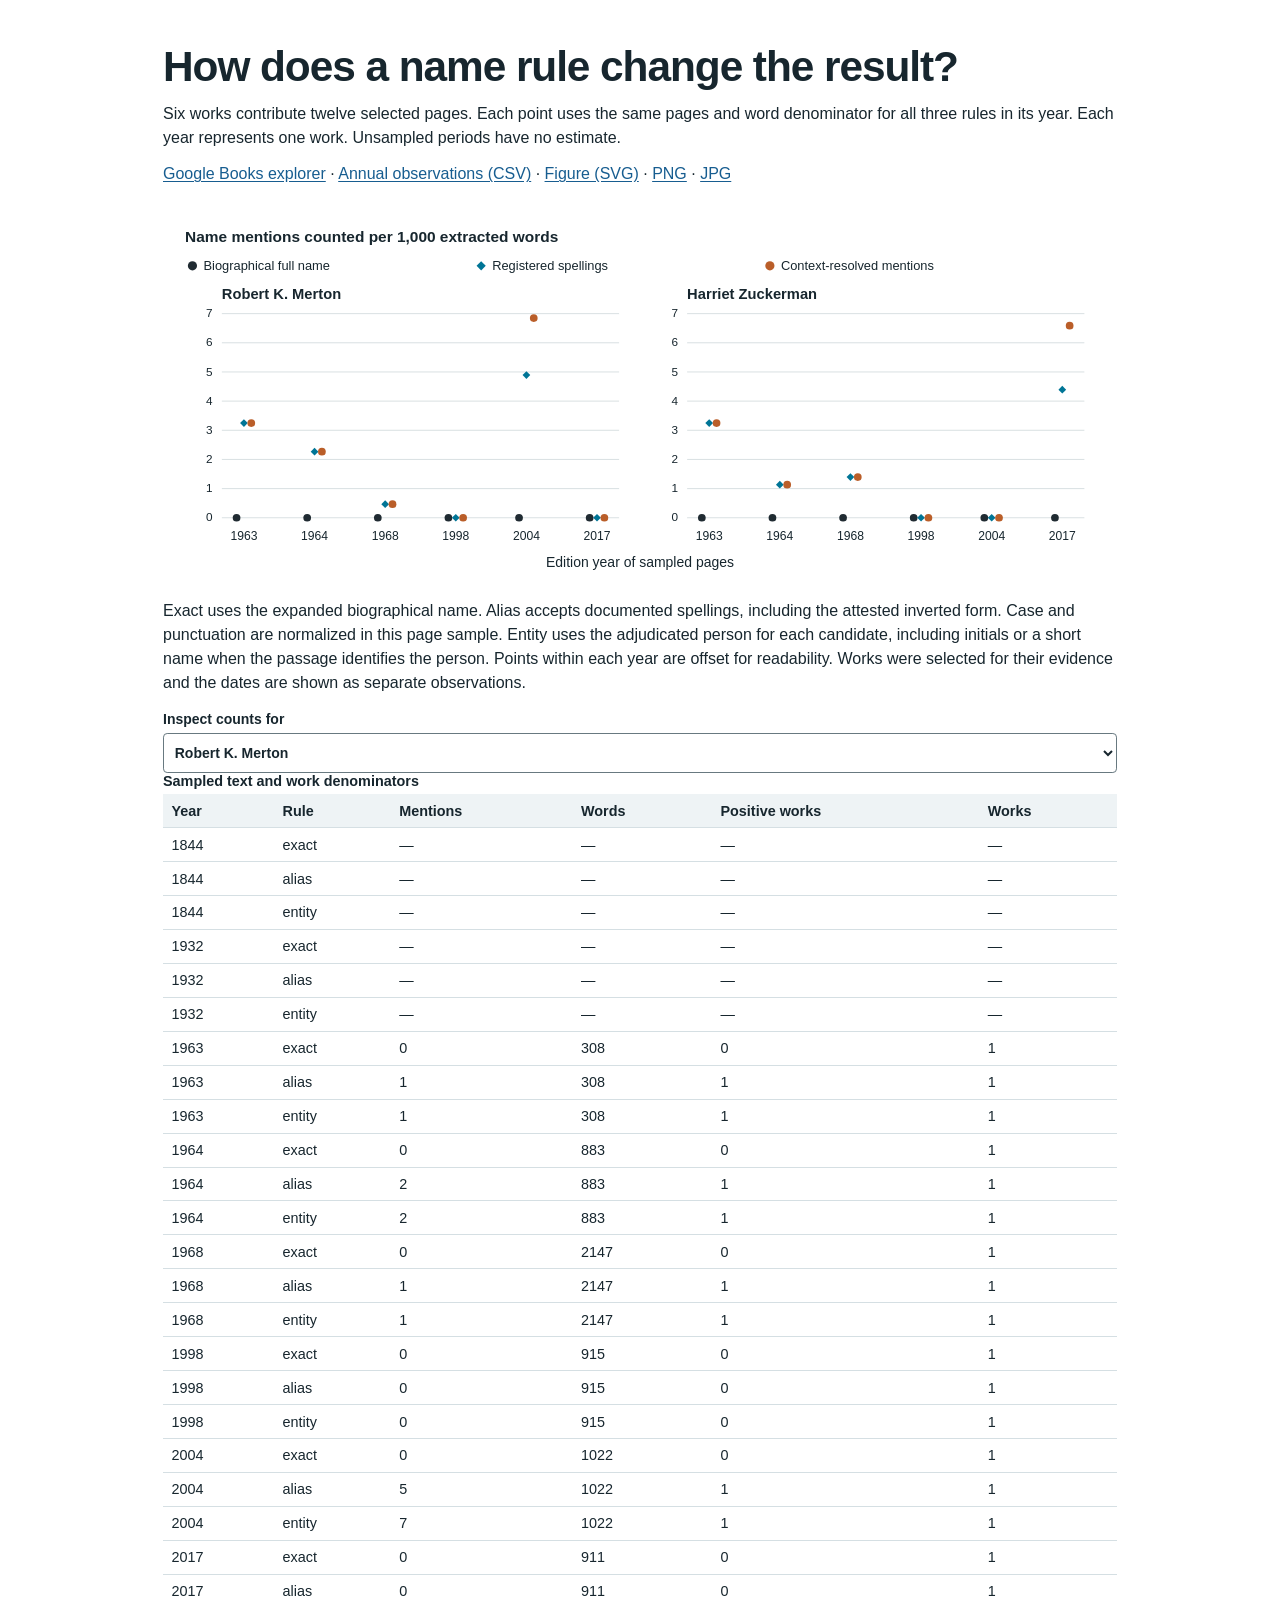
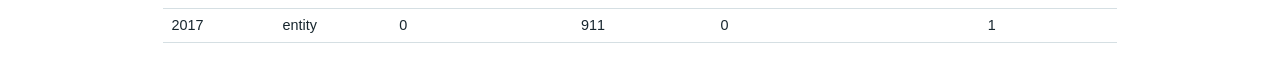
<file: matthew-matilda/name-rules.html>
<!doctype html>
<html lang="en"><head><meta charset="utf-8"><meta name="viewport" content="width=device-width,initial-scale=1"><title>Name rules on the same evidence</title><style>
:root { color: #17262e; background: #fff; font-family: Arial, Helvetica, sans-serif; }
* { box-sizing: border-box; }
body { margin: 0 auto; max-width: 1050px; padding: 1.5rem clamp(1rem, 4vw, 3rem); }
h1 { font-size: clamp(1.7rem, 4vw, 2.65rem); margin: .45em 0 .25em; letter-spacing: -.025em; }
h2 { font-size: 1.25rem; margin: 0 0 .55em; }
p { line-height: 1.5; margin: 0 0 .8em; }
a { color: #175d90; text-underline-offset: .15em; }
a:focus-visible, input:focus-visible, select:focus-visible, button:focus-visible {
  outline: 3px solid #a54822; outline-offset: 3px;
}
header, section { margin-bottom: 2rem; }
figure { margin: 0; }
svg { display: block; width: 100%; height: auto; }
figcaption { line-height: 1.45; }
.lede { max-width: 61ch; }
.controls { display: flex; flex-wrap: wrap; align-items: end; gap: .75rem 1.1rem; margin: 1rem 0; }
.controls select { max-width: 100%; }
label { display: grid; gap: .35rem; font-size: .875rem; font-weight: bold; }
input, select, button { font: inherit; padding: .42rem; min-height: 2.5rem; border: 1px solid #687980; color: inherit; background: #fff; border-radius: .26rem; }
input[type=number] { width: 6em; }
input[type=range] { width: min(23rem, 100%); padding: 0; accent-color: #175d90; }
button { cursor: pointer; padding: .42rem .75rem; }
.chart { border: 1px solid #d5dfe3; border-radius: .35rem; padding: .35rem; }
.chart text { font: 14px Arial, Helvetica, sans-serif; fill: #17262e; }
.chart .grid { stroke: #d5dfe3; }
.chart .axis { stroke: #61747d; }
#cursor-readout { margin: .9rem 0; }
.table-wrap { overflow-x: auto; }
table { border-collapse: collapse; text-align: left; font-size: .9rem; width: 100%; }
th, td { padding: .53rem; border-bottom: 1px solid #d5dfe3; }
thead { background: #eef3f5; }
caption { text-align: left; font-weight: bold; padding: 0 0 .35rem; }
dl { margin: .65rem 0; }
.figure-block { border-top: 1px solid #d5dfe3; padding-top: 1rem; }
.figure-links { margin: .55rem 0 0; display: flex; flex-wrap: wrap; gap: .8rem; }
[hidden] { display: none !important; }
figure{margin:1rem 0}figure svg{width:100%;height:auto}figcaption{line-height:1.5}@page{size:A4 portrait;margin:15mm}</style></head><body><header><h1>How does a name rule change the result?</h1>
<p>Six works contribute twelve selected pages. Each point uses the same pages and word denominator for all three rules in its year. Each year represents one work. Unsampled periods have no estimate.</p>
<p><a href="explorer.html">Google Books explorer</a> · <a href="name-rules.csv">Annual observations (CSV)</a> ·
<a href="name-rules.svg">Figure (SVG)</a> · <a href="name-rules.png">PNG</a> · <a href="name-rules.jpg">JPG</a></p></header><figure><svg xmlns="http://www.w3.org/2000/svg" width="183mm" height="73mm" viewBox="0 0 518.74015748 206.92913386" role="img" aria-label="Three name counting rules on the same pages"><rect width="100%" height="100%" fill="white"/><g font-family="Arial, Helvetica, sans-serif" fill="#17262e"><text x="12.000" y="13.000" font-size="8.4" text-anchor="start" font-weight="700">Name mentions counted per 1,000 extracted words</text><circle cx="16.000" cy="26.000" r="2.5" fill="#202b32" fill-opacity="1"/><text x="22.000" y="28.500" font-size="7" text-anchor="start">Biographical full name</text><path d="M173.000,23.500 L175.500,26.000 L173.000,28.500 L170.500,26.000 Z" fill="#007596" fill-opacity="1"/><text x="179.000" y="28.500" font-size="7" text-anchor="start">Registered spellings</text><circle cx="330.000" cy="26.000" r="2.5" fill="#ba5e29" fill-opacity="1"/><text x="336.000" y="28.500" font-size="7" text-anchor="start">Context-resolved mentions</text><text x="32.000" y="44.000" font-size="8" text-anchor="start" font-weight="700">Robert K. Merton</text><line x1="32.000" y1="163.000" x2="248.000" y2="163.000" stroke="#c9d2d6" stroke-width="0.38" stroke-dasharray=""/><text x="27.000" y="165.000" font-size="6.4" text-anchor="end">0</text><line x1="32.000" y1="147.143" x2="248.000" y2="147.143" stroke="#c9d2d6" stroke-width="0.38" stroke-dasharray=""/><text x="27.000" y="149.143" font-size="6.4" text-anchor="end">1</text><line x1="32.000" y1="131.286" x2="248.000" y2="131.286" stroke="#c9d2d6" stroke-width="0.38" stroke-dasharray=""/><text x="27.000" y="133.286" font-size="6.4" text-anchor="end">2</text><line x1="32.000" y1="115.429" x2="248.000" y2="115.429" stroke="#c9d2d6" stroke-width="0.38" stroke-dasharray=""/><text x="27.000" y="117.429" font-size="6.4" text-anchor="end">3</text><line x1="32.000" y1="99.571" x2="248.000" y2="99.571" stroke="#c9d2d6" stroke-width="0.38" stroke-dasharray=""/><text x="27.000" y="101.571" font-size="6.4" text-anchor="end">4</text><line x1="32.000" y1="83.714" x2="248.000" y2="83.714" stroke="#c9d2d6" stroke-width="0.38" stroke-dasharray=""/><text x="27.000" y="85.714" font-size="6.4" text-anchor="end">5</text><line x1="32.000" y1="67.857" x2="248.000" y2="67.857" stroke="#c9d2d6" stroke-width="0.38" stroke-dasharray=""/><text x="27.000" y="69.857" font-size="6.4" text-anchor="end">6</text><line x1="32.000" y1="52.000" x2="248.000" y2="52.000" stroke="#c9d2d6" stroke-width="0.38" stroke-dasharray=""/><text x="27.000" y="54.000" font-size="6.4" text-anchor="end">7</text><text x="44.000" y="175.000" font-size="6.6" text-anchor="middle">1963</text><circle cx="40.000" cy="163.000" r="2.1" fill="#202b32" fill-opacity="1"/><path d="M44.000,109.416 L46.100,111.516 L44.000,113.616 L41.900,111.516 Z" fill="#007596" fill-opacity="1"/><circle cx="48.000" cy="111.516" r="2.1" fill="#ba5e29" fill-opacity="1"/><text x="82.400" y="175.000" font-size="6.6" text-anchor="middle">1964</text><circle cx="78.400" cy="163.000" r="2.1" fill="#202b32" fill-opacity="1"/><path d="M82.400,124.983 L84.500,127.083 L82.400,129.183 L80.300,127.083 Z" fill="#007596" fill-opacity="1"/><circle cx="86.400" cy="127.083" r="2.1" fill="#ba5e29" fill-opacity="1"/><text x="120.800" y="175.000" font-size="6.6" text-anchor="middle">1968</text><circle cx="116.800" cy="163.000" r="2.1" fill="#202b32" fill-opacity="1"/><path d="M120.800,153.514 L122.900,155.614 L120.800,157.714 L118.700,155.614 Z" fill="#007596" fill-opacity="1"/><circle cx="124.800" cy="155.614" r="2.1" fill="#ba5e29" fill-opacity="1"/><text x="159.200" y="175.000" font-size="6.6" text-anchor="middle">1998</text><circle cx="155.200" cy="163.000" r="2.1" fill="#202b32" fill-opacity="1"/><path d="M159.200,160.900 L161.300,163.000 L159.200,165.100 L157.100,163.000 Z" fill="#007596" fill-opacity="1"/><circle cx="163.200" cy="163.000" r="2.1" fill="#ba5e29" fill-opacity="1"/><text x="197.600" y="175.000" font-size="6.6" text-anchor="middle">2004</text><circle cx="193.600" cy="163.000" r="2.1" fill="#202b32" fill-opacity="1"/><path d="M197.600,83.321 L199.700,85.421 L197.600,87.521 L195.500,85.421 Z" fill="#007596" fill-opacity="1"/><circle cx="201.600" cy="54.389" r="2.1" fill="#ba5e29" fill-opacity="1"/><text x="236.000" y="175.000" font-size="6.6" text-anchor="middle">2017</text><circle cx="232.000" cy="163.000" r="2.1" fill="#202b32" fill-opacity="1"/><path d="M236.000,160.900 L238.100,163.000 L236.000,165.100 L233.900,163.000 Z" fill="#007596" fill-opacity="1"/><circle cx="240.000" cy="163.000" r="2.1" fill="#ba5e29" fill-opacity="1"/><text x="285.000" y="44.000" font-size="8" text-anchor="start" font-weight="700">Harriet Zuckerman</text><line x1="285.000" y1="163.000" x2="501.000" y2="163.000" stroke="#c9d2d6" stroke-width="0.38" stroke-dasharray=""/><text x="280.000" y="165.000" font-size="6.4" text-anchor="end">0</text><line x1="285.000" y1="147.143" x2="501.000" y2="147.143" stroke="#c9d2d6" stroke-width="0.38" stroke-dasharray=""/><text x="280.000" y="149.143" font-size="6.4" text-anchor="end">1</text><line x1="285.000" y1="131.286" x2="501.000" y2="131.286" stroke="#c9d2d6" stroke-width="0.38" stroke-dasharray=""/><text x="280.000" y="133.286" font-size="6.4" text-anchor="end">2</text><line x1="285.000" y1="115.429" x2="501.000" y2="115.429" stroke="#c9d2d6" stroke-width="0.38" stroke-dasharray=""/><text x="280.000" y="117.429" font-size="6.4" text-anchor="end">3</text><line x1="285.000" y1="99.571" x2="501.000" y2="99.571" stroke="#c9d2d6" stroke-width="0.38" stroke-dasharray=""/><text x="280.000" y="101.571" font-size="6.4" text-anchor="end">4</text><line x1="285.000" y1="83.714" x2="501.000" y2="83.714" stroke="#c9d2d6" stroke-width="0.38" stroke-dasharray=""/><text x="280.000" y="85.714" font-size="6.4" text-anchor="end">5</text><line x1="285.000" y1="67.857" x2="501.000" y2="67.857" stroke="#c9d2d6" stroke-width="0.38" stroke-dasharray=""/><text x="280.000" y="69.857" font-size="6.4" text-anchor="end">6</text><line x1="285.000" y1="52.000" x2="501.000" y2="52.000" stroke="#c9d2d6" stroke-width="0.38" stroke-dasharray=""/><text x="280.000" y="54.000" font-size="6.4" text-anchor="end">7</text><text x="297.000" y="175.000" font-size="6.6" text-anchor="middle">1963</text><circle cx="293.000" cy="163.000" r="2.1" fill="#202b32" fill-opacity="1"/><path d="M297.000,109.416 L299.100,111.516 L297.000,113.616 L294.900,111.516 Z" fill="#007596" fill-opacity="1"/><circle cx="301.000" cy="111.516" r="2.1" fill="#ba5e29" fill-opacity="1"/><text x="335.400" y="175.000" font-size="6.6" text-anchor="middle">1964</text><circle cx="331.400" cy="163.000" r="2.1" fill="#202b32" fill-opacity="1"/><path d="M335.400,142.942 L337.500,145.042 L335.400,147.142 L333.300,145.042 Z" fill="#007596" fill-opacity="1"/><circle cx="339.400" cy="145.042" r="2.1" fill="#ba5e29" fill-opacity="1"/><text x="373.800" y="175.000" font-size="6.6" text-anchor="middle">1968</text><circle cx="369.800" cy="163.000" r="2.1" fill="#202b32" fill-opacity="1"/><path d="M373.800,138.743 L375.900,140.843 L373.800,142.943 L371.700,140.843 Z" fill="#007596" fill-opacity="1"/><circle cx="377.800" cy="140.843" r="2.1" fill="#ba5e29" fill-opacity="1"/><text x="412.200" y="175.000" font-size="6.6" text-anchor="middle">1998</text><circle cx="408.200" cy="163.000" r="2.1" fill="#202b32" fill-opacity="1"/><path d="M412.200,160.900 L414.300,163.000 L412.200,165.100 L410.100,163.000 Z" fill="#007596" fill-opacity="1"/><circle cx="416.200" cy="163.000" r="2.1" fill="#ba5e29" fill-opacity="1"/><text x="450.600" y="175.000" font-size="6.6" text-anchor="middle">2004</text><circle cx="446.600" cy="163.000" r="2.1" fill="#202b32" fill-opacity="1"/><path d="M450.600,160.900 L452.700,163.000 L450.600,165.100 L448.500,163.000 Z" fill="#007596" fill-opacity="1"/><circle cx="454.600" cy="163.000" r="2.1" fill="#ba5e29" fill-opacity="1"/><text x="489.000" y="175.000" font-size="6.6" text-anchor="middle">2017</text><circle cx="485.000" cy="163.000" r="2.1" fill="#202b32" fill-opacity="1"/><path d="M489.000,91.275 L491.100,93.375 L489.000,95.475 L486.900,93.375 Z" fill="#007596" fill-opacity="1"/><circle cx="493.000" cy="58.562" r="2.1" fill="#ba5e29" fill-opacity="1"/><text x="259.370" y="190.000" font-size="7.6" text-anchor="middle">Edition year of sampled pages</text></g></svg><figcaption>Exact uses the expanded biographical name. Alias accepts documented spellings, including the attested inverted form. Case and punctuation are normalized in this page sample. Entity uses the adjudicated person for each candidate, including initials or a short name when the passage identifies the person. Points within each year are offset for readability. Works were selected for their evidence and the dates are shown as separate observations.</figcaption></figure>
<label>Inspect counts for <select id="rule-person"><option value="merton-sociology">Robert K. Merton</option>
<option value="harriet-zuckerman">Harriet Zuckerman</option></select></label>
<div class="table-wrap"><table><caption>Sampled text and work denominators</caption><thead><tr>
<th>Year</th><th>Rule</th><th>Mentions</th><th>Words</th><th>Positive works</th><th>Works</th></tr></thead><tbody><tr data-person="merton-sociology"><td>1844</td><td>exact</td><td>—</td><td>—</td><td>—</td><td>—</td></tr><tr data-person="merton-sociology"><td>1844</td><td>alias</td><td>—</td><td>—</td><td>—</td><td>—</td></tr><tr data-person="merton-sociology"><td>1844</td><td>entity</td><td>—</td><td>—</td><td>—</td><td>—</td></tr><tr data-person="harriet-zuckerman"><td>1844</td><td>exact</td><td>—</td><td>—</td><td>—</td><td>—</td></tr><tr data-person="harriet-zuckerman"><td>1844</td><td>alias</td><td>—</td><td>—</td><td>—</td><td>—</td></tr><tr data-person="harriet-zuckerman"><td>1844</td><td>entity</td><td>—</td><td>—</td><td>—</td><td>—</td></tr><tr data-person="merton-sociology"><td>1932</td><td>exact</td><td>—</td><td>—</td><td>—</td><td>—</td></tr><tr data-person="merton-sociology"><td>1932</td><td>alias</td><td>—</td><td>—</td><td>—</td><td>—</td></tr><tr data-person="merton-sociology"><td>1932</td><td>entity</td><td>—</td><td>—</td><td>—</td><td>—</td></tr><tr data-person="harriet-zuckerman"><td>1932</td><td>exact</td><td>—</td><td>—</td><td>—</td><td>—</td></tr><tr data-person="harriet-zuckerman"><td>1932</td><td>alias</td><td>—</td><td>—</td><td>—</td><td>—</td></tr><tr data-person="harriet-zuckerman"><td>1932</td><td>entity</td><td>—</td><td>—</td><td>—</td><td>—</td></tr><tr data-person="merton-sociology"><td>1963</td><td>exact</td><td>0</td><td>308</td><td>0</td><td>1</td></tr><tr data-person="merton-sociology"><td>1963</td><td>alias</td><td>1</td><td>308</td><td>1</td><td>1</td></tr><tr data-person="merton-sociology"><td>1963</td><td>entity</td><td>1</td><td>308</td><td>1</td><td>1</td></tr><tr data-person="harriet-zuckerman"><td>1963</td><td>exact</td><td>0</td><td>308</td><td>0</td><td>1</td></tr><tr data-person="harriet-zuckerman"><td>1963</td><td>alias</td><td>1</td><td>308</td><td>1</td><td>1</td></tr><tr data-person="harriet-zuckerman"><td>1963</td><td>entity</td><td>1</td><td>308</td><td>1</td><td>1</td></tr><tr data-person="merton-sociology"><td>1964</td><td>exact</td><td>0</td><td>883</td><td>0</td><td>1</td></tr><tr data-person="merton-sociology"><td>1964</td><td>alias</td><td>2</td><td>883</td><td>1</td><td>1</td></tr><tr data-person="merton-sociology"><td>1964</td><td>entity</td><td>2</td><td>883</td><td>1</td><td>1</td></tr><tr data-person="harriet-zuckerman"><td>1964</td><td>exact</td><td>0</td><td>883</td><td>0</td><td>1</td></tr><tr data-person="harriet-zuckerman"><td>1964</td><td>alias</td><td>1</td><td>883</td><td>1</td><td>1</td></tr><tr data-person="harriet-zuckerman"><td>1964</td><td>entity</td><td>1</td><td>883</td><td>1</td><td>1</td></tr><tr data-person="merton-sociology"><td>1968</td><td>exact</td><td>0</td><td>2147</td><td>0</td><td>1</td></tr><tr data-person="merton-sociology"><td>1968</td><td>alias</td><td>1</td><td>2147</td><td>1</td><td>1</td></tr><tr data-person="merton-sociology"><td>1968</td><td>entity</td><td>1</td><td>2147</td><td>1</td><td>1</td></tr><tr data-person="harriet-zuckerman"><td>1968</td><td>exact</td><td>0</td><td>2147</td><td>0</td><td>1</td></tr><tr data-person="harriet-zuckerman"><td>1968</td><td>alias</td><td>3</td><td>2147</td><td>1</td><td>1</td></tr><tr data-person="harriet-zuckerman"><td>1968</td><td>entity</td><td>3</td><td>2147</td><td>1</td><td>1</td></tr><tr data-person="merton-sociology"><td>1998</td><td>exact</td><td>0</td><td>915</td><td>0</td><td>1</td></tr><tr data-person="merton-sociology"><td>1998</td><td>alias</td><td>0</td><td>915</td><td>0</td><td>1</td></tr><tr data-person="merton-sociology"><td>1998</td><td>entity</td><td>0</td><td>915</td><td>0</td><td>1</td></tr><tr data-person="harriet-zuckerman"><td>1998</td><td>exact</td><td>0</td><td>915</td><td>0</td><td>1</td></tr><tr data-person="harriet-zuckerman"><td>1998</td><td>alias</td><td>0</td><td>915</td><td>0</td><td>1</td></tr><tr data-person="harriet-zuckerman"><td>1998</td><td>entity</td><td>0</td><td>915</td><td>0</td><td>1</td></tr><tr data-person="merton-sociology"><td>2004</td><td>exact</td><td>0</td><td>1022</td><td>0</td><td>1</td></tr><tr data-person="merton-sociology"><td>2004</td><td>alias</td><td>5</td><td>1022</td><td>1</td><td>1</td></tr><tr data-person="merton-sociology"><td>2004</td><td>entity</td><td>7</td><td>1022</td><td>1</td><td>1</td></tr><tr data-person="harriet-zuckerman"><td>2004</td><td>exact</td><td>0</td><td>1022</td><td>0</td><td>1</td></tr><tr data-person="harriet-zuckerman"><td>2004</td><td>alias</td><td>0</td><td>1022</td><td>0</td><td>1</td></tr><tr data-person="harriet-zuckerman"><td>2004</td><td>entity</td><td>0</td><td>1022</td><td>0</td><td>1</td></tr><tr data-person="merton-sociology"><td>2017</td><td>exact</td><td>0</td><td>911</td><td>0</td><td>1</td></tr><tr data-person="merton-sociology"><td>2017</td><td>alias</td><td>0</td><td>911</td><td>0</td><td>1</td></tr><tr data-person="merton-sociology"><td>2017</td><td>entity</td><td>0</td><td>911</td><td>0</td><td>1</td></tr><tr data-person="harriet-zuckerman"><td>2017</td><td>exact</td><td>0</td><td>911</td><td>0</td><td>1</td></tr><tr data-person="harriet-zuckerman"><td>2017</td><td>alias</td><td>4</td><td>911</td><td>1</td><td>1</td></tr><tr data-person="harriet-zuckerman"><td>2017</td><td>entity</td><td>6</td><td>911</td><td>1</td><td>1</td></tr></tbody></table></div>
<script>const person=document.getElementById("rule-person");function selectPerson(){for(const row of document.querySelectorAll("tr[data-person]"))row.hidden=row.dataset.person!==person.value;}person.addEventListener("change",selectPerson);selectPerson();</script></body></html>
</file>
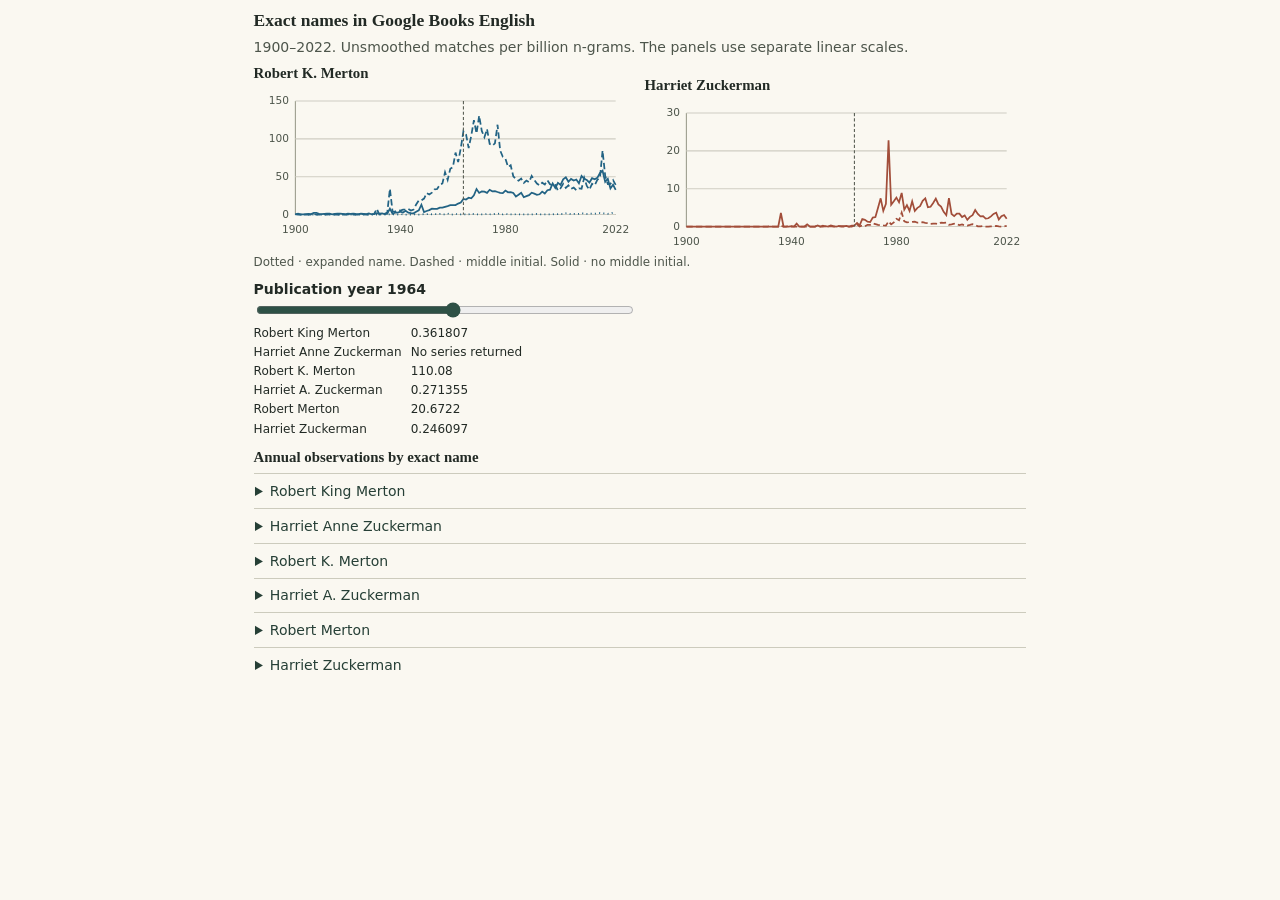
<file: matthew-matilda/name-usage-view.html>
<!doctype html><html lang="en"><meta charset="utf-8"><meta name="viewport" content="width=device-width, initial-scale=1"><title>Exact names in Google Books English</title><style>
:root {color-scheme:light;background:#faf8f1;color:#222a25;font:14px/1.45 system-ui,sans-serif}
* {box-sizing:border-box}
body {margin:0 auto;max-width:58rem;padding:.7rem clamp(.75rem,3vw,1.4rem) 1rem}
h1,h2,p {margin:0 0 .45rem}
h1 {font:650 1.25rem/1.22 Georgia,serif}
h2 {font:650 1.06rem/1.3 Georgia,serif}
p {color:#4d554b}
section+section {margin-top:.85rem}
details {border-top:1px solid #cccbbd;padding:.3rem 0}
summary {cursor:pointer;padding:.18rem .1rem;color:#263f36}
summary:focus-visible,input:focus-visible {outline:2px solid #714f24;outline-offset:2px}
label {display:block;font-weight:650}
input {width:min(100%,27rem);accent-color:#2e5146}
output {font-variant-numeric:tabular-nums}
.annual-values {max-height:12rem;overflow:auto;padding:.2rem}
.formula-key {font-size:.85rem;color:#4d554b}
.annual-panels {display:grid;grid-template-columns:repeat(auto-fit,minmax(min(100%,17rem),1fr));gap:.65rem}
.annual-panels svg {display:block;width:100%;height:auto}
.annual-panels svg text {font:10px system-ui,sans-serif;fill:#4d554b}
.annual-panels h2 {margin-bottom:0}
.series-name {text-decoration-thickness:2px}
.year-controls {margin-block:.55rem .7rem}
.year-output {display:grid;grid-template-columns:max-content 1fr;gap:.12rem .65rem;margin:.15rem 0 .5rem;font-size:.86rem}
.year-output dd {margin:0;font-variant-numeric:tabular-nums}
.tally {display:flex;flex-wrap:wrap;gap:.2rem .9rem;margin-bottom:.35rem}
.tally strong {font-variant-numeric:tabular-nums}
.mark {font-weight:700}
.pair-score {white-space:nowrap;font-variant-numeric:tabular-nums}
table {border-collapse:collapse;width:100%;font:inherit;font-size:.86rem}
th, td {text-align:left;border-bottom:1px solid #dedbce;padding:.2rem .3rem}
td {font-variant-numeric:tabular-nums}
th {font-weight:600}
.pair-controls {border-top:1px solid #cccbbd;padding-top:.6rem}
</style><main aria-label="Exact names in Google Books English"><h1>Exact names in Google Books English</h1><p>1900–2022. Unsmoothed matches per billion n-grams. The panels use separate linear scales.</p><div class="annual-panels"><section><h2>Robert K. Merton</h2><svg viewBox="0 0 360 150" role="img" aria-label="Exact name frequencies for Robert K. Merton, on a scale from 0 to 150"><path d="M39 17V124H341" fill="none" stroke="#9a9b8b"/><path d="M39 124.00H341" stroke="#cfcec3"/><text x="33" y="127.00" text-anchor="end">0</text><path d="M39 88.33H341" stroke="#cfcec3"/><text x="33" y="91.33" text-anchor="end">50</text><path d="M39 52.67H341" stroke="#cfcec3"/><text x="33" y="55.67" text-anchor="end">100</text><path d="M39 17.00H341" stroke="#cfcec3"/><text x="33" y="20.00" text-anchor="end">150</text><text x="39.0" y="141" text-anchor="middle">1900</text><text x="138.0" y="141" text-anchor="middle">1940</text><text x="237.0" y="141" text-anchor="middle">1980</text><text x="341.0" y="141" text-anchor="middle">2022</text><path d="M39.00 123.75 L41.48 124.00 L43.95 124.00 L46.43 124.00 L48.90 124.00 L51.38 124.00 L53.85 124.00 L56.33 124.00 L58.80 124.00 L61.28 124.00 L63.75 124.00 L66.23 124.00 L68.70 124.00 L71.18 124.00 L73.66 124.00 L76.13 124.00 L78.61 124.00 L81.08 124.00 L83.56 124.00 L86.03 124.00 L88.51 124.00 L90.98 124.00 L93.46 124.00 L95.93 124.00 L98.41 124.00 L100.89 124.00 L103.36 124.00 L105.84 124.00 L108.31 124.00 L110.79 124.00 L113.26 124.00 L115.74 124.00 L118.21 123.90 L120.69 124.00 L123.16 124.00 L125.64 124.00 L128.11 123.91 L130.59 123.90 L133.07 123.90 L135.54 124.00 L138.02 123.61 L140.49 124.00 L142.97 124.00 L145.44 124.00 L147.92 124.00 L150.39 123.89 L152.87 124.00 L155.34 124.00 L157.82 124.00 L160.30 123.63 L162.77 123.78 L165.25 123.33 L167.72 123.85 L170.20 123.65 L172.67 123.71 L175.15 123.45 L177.62 123.87 L180.10 123.87 L182.57 123.02 L185.05 123.88 L187.52 124.00 L190.00 123.45 L192.48 123.95 L194.95 123.95 L197.43 123.74 L199.90 123.94 L202.38 123.82 L204.85 123.22 L207.33 123.59 L209.80 123.74 L212.28 123.95 L214.75 123.90 L217.23 123.90 L219.70 123.40 L222.18 123.70 L224.66 123.85 L227.13 123.43 L229.61 123.49 L232.08 123.10 L234.56 123.87 L237.03 123.36 L239.51 123.82 L241.98 123.77 L244.46 123.96 L246.93 123.74 L249.41 123.74 L251.89 123.91 L254.36 123.87 L256.84 123.71 L259.31 123.84 L261.79 123.85 L264.26 123.69 L266.74 123.51 L269.21 123.93 L271.69 123.92 L274.16 123.81 L276.64 123.77 L279.11 123.84 L281.59 123.84 L284.07 123.50 L286.54 123.67 L289.02 123.36 L291.49 123.59 L293.97 122.84 L296.44 123.03 L298.92 123.69 L301.39 123.40 L303.87 123.30 L306.34 123.42 L308.82 122.89 L311.30 123.02 L313.77 123.45 L316.25 123.26 L318.72 123.26 L321.20 123.24 L323.67 122.98 L326.15 122.61 L328.62 122.94 L331.10 123.05 L333.57 123.31 L336.05 123.07 L338.52 122.21 L341.00 122.77" fill="none" stroke="#226384" stroke-width="1.65" stroke-dasharray="1 3"/><path d="M39.00 123.75 L41.48 124.00 L43.95 124.00 L46.43 124.00 L48.90 124.00 L51.38 124.00 L53.85 124.00 L56.33 123.67 L58.80 124.00 L61.28 124.00 L63.75 124.00 L66.23 123.91 L68.70 124.00 L71.18 123.81 L73.66 124.00 L76.13 124.00 L78.61 124.00 L81.08 124.00 L83.56 124.00 L86.03 124.00 L88.51 123.91 L90.98 124.00 L93.46 124.00 L95.93 124.00 L98.41 124.00 L100.89 123.65 L103.36 123.79 L105.84 124.00 L108.31 124.00 L110.79 124.00 L113.26 123.50 L115.74 118.62 L118.21 124.00 L120.69 123.65 L123.16 123.34 L125.64 122.11 L128.11 99.72 L130.59 120.94 L133.07 121.22 L135.54 120.02 L138.02 120.22 L140.49 119.37 L142.97 119.46 L145.44 118.76 L147.92 120.21 L150.39 119.37 L152.87 114.57 L155.34 110.70 L157.82 110.67 L160.30 108.97 L162.77 103.71 L165.25 105.11 L167.72 103.45 L170.20 100.34 L172.67 99.93 L175.15 95.89 L177.62 94.75 L180.10 84.12 L182.57 91.34 L185.05 80.88 L187.52 79.19 L190.00 65.62 L192.48 74.61 L194.95 61.53 L197.43 45.48 L199.90 48.55 L202.38 61.26 L204.85 49.58 L207.33 35.07 L209.80 47.46 L212.28 30.75 L214.75 45.19 L217.23 51.16 L219.70 43.41 L222.18 57.39 L224.66 59.01 L227.13 56.91 L229.61 39.35 L232.08 63.59 L234.56 69.51 L237.03 71.24 L239.51 79.19 L241.98 77.55 L244.46 87.91 L246.93 90.57 L249.41 92.20 L251.89 90.16 L254.36 94.15 L256.84 91.91 L259.31 93.52 L261.79 87.58 L264.26 91.43 L266.74 94.83 L269.21 96.55 L271.69 94.03 L274.16 95.64 L276.64 91.65 L279.11 95.50 L281.59 96.70 L284.07 96.17 L286.54 101.45 L289.02 99.28 L291.49 95.09 L293.97 98.94 L296.44 96.49 L298.92 99.78 L301.39 98.61 L303.87 101.14 L306.34 99.42 L308.82 99.70 L311.30 89.30 L313.77 97.03 L316.25 100.58 L318.72 95.00 L321.20 96.50 L323.67 91.36 L326.15 89.45 L328.62 63.78 L331.10 87.44 L333.57 95.25 L336.05 95.11 L338.52 91.58 L341.00 96.06" fill="none" stroke="#226384" stroke-width="1.65" stroke-dasharray="6 3"/><path d="M39.00 123.77 L41.48 123.23 L43.95 123.78 L46.43 123.79 L48.90 123.59 L51.38 123.39 L53.85 123.52 L56.33 122.48 L58.80 122.35 L61.28 123.42 L63.75 123.73 L66.23 123.41 L68.70 123.12 L71.18 123.24 L73.66 123.84 L76.13 123.32 L78.61 123.23 L81.08 123.21 L83.56 123.44 L86.03 123.74 L88.51 123.18 L90.98 123.42 L93.46 123.26 L95.93 123.50 L98.41 123.58 L100.89 123.06 L103.36 123.32 L105.84 123.61 L108.31 123.06 L110.79 123.73 L113.26 123.54 L115.74 122.60 L118.21 123.05 L120.69 122.83 L123.16 123.60 L125.64 123.14 L128.11 118.42 L130.59 123.10 L133.07 122.28 L135.54 122.19 L138.02 121.27 L140.49 122.07 L142.97 120.52 L145.44 122.21 L147.92 122.78 L150.39 122.82 L152.87 121.32 L155.34 120.11 L157.82 114.77 L160.30 121.68 L162.77 120.67 L165.25 119.86 L167.72 118.46 L170.20 118.73 L172.67 118.59 L175.15 117.47 L177.62 117.57 L180.10 116.74 L182.57 116.04 L185.05 115.24 L187.52 115.11 L190.00 115.09 L192.48 113.67 L194.95 112.77 L197.43 109.25 L199.90 109.86 L202.38 108.20 L204.85 108.79 L207.33 105.98 L209.80 99.95 L212.28 103.65 L214.75 102.21 L217.23 102.47 L219.70 103.58 L222.18 100.65 L224.66 102.08 L227.13 101.88 L229.61 102.78 L232.08 103.57 L234.56 103.77 L237.03 101.39 L239.51 103.01 L241.98 102.83 L244.46 103.75 L246.93 107.08 L249.41 105.42 L251.89 103.53 L254.36 107.70 L256.84 106.68 L259.31 105.78 L261.79 103.37 L264.26 104.28 L266.74 105.37 L269.21 104.94 L271.69 102.39 L274.16 104.25 L276.64 101.09 L279.11 100.58 L281.59 94.76 L284.07 98.86 L286.54 94.16 L289.02 96.07 L291.49 90.79 L293.97 88.97 L296.44 93.13 L298.92 90.41 L301.39 91.94 L303.87 91.03 L306.34 94.59 L308.82 87.54 L311.30 90.27 L313.77 91.47 L316.25 93.83 L318.72 89.76 L321.20 90.79 L323.67 89.39 L326.15 84.95 L328.62 82.70 L331.10 93.21 L333.57 90.30 L336.05 99.46 L338.52 95.94 L341.00 100.75" fill="none" stroke="#226384" stroke-width="1.65" stroke-dasharray=""/><path id="year-merton" d="" fill="none" stroke="#555a50" stroke-dasharray="3 2"/></svg></section><section><h2>Harriet Zuckerman</h2><svg viewBox="0 0 360 150" role="img" aria-label="Exact name frequencies for Harriet Zuckerman, on a scale from 0 to 30"><path d="M39 17V124H341" fill="none" stroke="#9a9b8b"/><path d="M39 124.00H341" stroke="#cfcec3"/><text x="33" y="127.00" text-anchor="end">0</text><path d="M39 88.33H341" stroke="#cfcec3"/><text x="33" y="91.33" text-anchor="end">10</text><path d="M39 52.67H341" stroke="#cfcec3"/><text x="33" y="55.67" text-anchor="end">20</text><path d="M39 17.00H341" stroke="#cfcec3"/><text x="33" y="20.00" text-anchor="end">30</text><text x="39.0" y="141" text-anchor="middle">1900</text><text x="138.0" y="141" text-anchor="middle">1940</text><text x="237.0" y="141" text-anchor="middle">1980</text><text x="341.0" y="141" text-anchor="middle">2022</text><path d="" fill="none" stroke="#a24e3a" stroke-width="1.65" stroke-dasharray="1 3"/><path d="M39.00 124.00 L41.48 124.00 L43.95 124.00 L46.43 124.00 L48.90 124.00 L51.38 124.00 L53.85 124.00 L56.33 124.00 L58.80 124.00 L61.28 124.00 L63.75 124.00 L66.23 124.00 L68.70 124.00 L71.18 124.00 L73.66 124.00 L76.13 124.00 L78.61 124.00 L81.08 124.00 L83.56 124.00 L86.03 124.00 L88.51 124.00 L90.98 124.00 L93.46 124.00 L95.93 124.00 L98.41 124.00 L100.89 124.00 L103.36 124.00 L105.84 124.00 L108.31 124.00 L110.79 124.00 L113.26 124.00 L115.74 124.00 L118.21 123.48 L120.69 124.00 L123.16 124.00 L125.64 124.00 L128.11 123.13 L130.59 124.00 L133.07 124.00 L135.54 123.53 L138.02 124.00 L140.49 124.00 L142.97 124.00 L145.44 124.00 L147.92 124.00 L150.39 124.00 L152.87 124.00 L155.34 124.00 L157.82 124.00 L160.30 124.00 L162.77 123.25 L165.25 124.00 L167.72 123.26 L170.20 124.00 L172.67 124.00 L175.15 123.65 L177.62 124.00 L180.10 124.00 L182.57 123.67 L185.05 124.00 L187.52 124.00 L190.00 124.00 L192.48 124.00 L194.95 124.00 L197.43 123.03 L199.90 121.85 L202.38 124.00 L204.85 122.96 L207.33 123.74 L209.80 122.42 L212.28 122.46 L214.75 120.94 L217.23 121.68 L219.70 122.49 L222.18 122.73 L224.66 123.02 L227.13 123.06 L229.61 119.12 L232.08 121.97 L234.56 120.16 L237.03 116.72 L239.51 118.07 L241.98 110.93 L244.46 119.17 L246.93 120.14 L249.41 119.92 L251.89 119.51 L254.36 119.50 L256.84 120.43 L259.31 120.25 L261.79 119.96 L264.26 120.50 L266.74 120.79 L269.21 121.57 L271.69 121.35 L274.16 121.17 L276.64 121.71 L279.11 120.30 L281.59 120.66 L284.07 120.31 L286.54 122.33 L289.02 121.92 L291.49 121.39 L293.97 122.01 L296.44 122.70 L298.92 122.08 L301.39 122.87 L303.87 123.08 L306.34 122.45 L308.82 121.74 L311.30 122.37 L313.77 123.80 L316.25 123.86 L318.72 123.57 L321.20 124.00 L323.67 124.00 L326.15 123.82 L328.62 123.82 L331.10 123.43 L333.57 123.81 L336.05 124.00 L338.52 124.00 L341.00 123.30" fill="none" stroke="#a24e3a" stroke-width="1.65" stroke-dasharray="6 3"/><path d="M39.00 124.00 L41.48 124.00 L43.95 124.00 L46.43 124.00 L48.90 124.00 L51.38 124.00 L53.85 124.00 L56.33 124.00 L58.80 124.00 L61.28 124.00 L63.75 124.00 L66.23 124.00 L68.70 124.00 L71.18 124.00 L73.66 124.00 L76.13 124.00 L78.61 124.00 L81.08 124.00 L83.56 124.00 L86.03 124.00 L88.51 124.00 L90.98 124.00 L93.46 124.00 L95.93 124.00 L98.41 124.00 L100.89 124.00 L103.36 124.00 L105.84 124.00 L108.31 124.00 L110.79 124.00 L113.26 124.00 L115.74 124.00 L118.21 124.00 L120.69 124.00 L123.16 124.00 L125.64 124.00 L128.11 111.24 L130.59 124.00 L133.07 124.00 L135.54 124.00 L138.02 123.56 L140.49 124.00 L142.97 121.18 L145.44 124.00 L147.92 124.00 L150.39 124.00 L152.87 121.97 L155.34 124.00 L157.82 124.00 L160.30 124.00 L162.77 122.98 L165.25 124.00 L167.72 124.00 L170.20 123.68 L172.67 124.00 L175.15 123.06 L177.62 123.70 L180.10 124.00 L182.57 123.70 L185.05 123.73 L187.52 123.74 L190.00 123.50 L192.48 124.00 L194.95 123.05 L197.43 123.12 L199.90 120.65 L202.38 122.92 L204.85 116.89 L207.33 117.72 L209.80 119.44 L212.28 119.81 L214.75 115.62 L217.23 115.11 L219.70 106.37 L222.18 97.41 L224.66 109.30 L227.13 102.56 L229.61 42.79 L232.08 103.57 L234.56 100.21 L237.03 96.67 L239.51 101.18 L241.98 92.27 L244.46 108.19 L246.93 103.88 L249.41 109.33 L251.89 100.17 L254.36 109.31 L256.84 106.38 L259.31 104.88 L261.79 99.75 L264.26 97.52 L266.74 105.89 L269.21 105.38 L271.69 101.84 L274.16 97.63 L276.64 103.22 L279.11 105.26 L281.59 110.16 L284.07 113.32 L286.54 97.23 L289.02 112.16 L291.49 114.23 L293.97 111.85 L296.44 111.84 L298.92 115.12 L301.39 113.52 L303.87 117.69 L306.34 114.84 L308.82 113.31 L311.30 108.43 L313.77 112.23 L316.25 114.37 L318.72 114.30 L321.20 116.60 L323.67 116.21 L326.15 114.43 L328.62 112.11 L331.10 111.02 L333.57 117.37 L336.05 114.34 L338.52 113.15 L341.00 116.61" fill="none" stroke="#a24e3a" stroke-width="1.65" stroke-dasharray=""/><path id="year-zuckerman" d="" fill="none" stroke="#555a50" stroke-dasharray="3 2"/></svg></section></div><p class="formula-key">Dotted · expanded name. Dashed · middle initial. Solid · no middle initial.</p><div class="year-controls" hidden><label for="year">Publication year <output id="year-label" for="year"></output></label><input id="year" type="range" min="1900" max="2022" value="1964"><dl id="year-values" class="year-output" aria-live="polite"></dl></div><h2>Annual observations by exact name</h2><details><summary>Robert King Merton</summary><div class="annual-values" tabindex="0"><table aria-label="Robert King Merton by publication year"><thead><tr><th>Year</th><th>Matches per billion n-grams</th></tr></thead><tbody><tr><th scope="row">1900</th><td>0.355873</td></tr><tr><th scope="row">1901</th><td>0</td></tr><tr><th scope="row">1902</th><td>0</td></tr><tr><th scope="row">1903</th><td>0</td></tr><tr><th scope="row">1904</th><td>0</td></tr><tr><th scope="row">1905</th><td>0</td></tr><tr><th scope="row">1906</th><td>0</td></tr><tr><th scope="row">1907</th><td>0</td></tr><tr><th scope="row">1908</th><td>0</td></tr><tr><th scope="row">1909</th><td>0</td></tr><tr><th scope="row">1910</th><td>0</td></tr><tr><th scope="row">1911</th><td>0</td></tr><tr><th scope="row">1912</th><td>0</td></tr><tr><th scope="row">1913</th><td>0</td></tr><tr><th scope="row">1914</th><td>0</td></tr><tr><th scope="row">1915</th><td>0</td></tr><tr><th scope="row">1916</th><td>0</td></tr><tr><th scope="row">1917</th><td>0</td></tr><tr><th scope="row">1918</th><td>0</td></tr><tr><th scope="row">1919</th><td>0</td></tr><tr><th scope="row">1920</th><td>0</td></tr><tr><th scope="row">1921</th><td>0</td></tr><tr><th scope="row">1922</th><td>0</td></tr><tr><th scope="row">1923</th><td>0</td></tr><tr><th scope="row">1924</th><td>0</td></tr><tr><th scope="row">1925</th><td>0</td></tr><tr><th scope="row">1926</th><td>0</td></tr><tr><th scope="row">1927</th><td>0</td></tr><tr><th scope="row">1928</th><td>0</td></tr><tr><th scope="row">1929</th><td>0</td></tr><tr><th scope="row">1930</th><td>0</td></tr><tr><th scope="row">1931</th><td>0</td></tr><tr><th scope="row">1932</th><td>0.145635</td></tr><tr><th scope="row">1933</th><td>0</td></tr><tr><th scope="row">1934</th><td>0</td></tr><tr><th scope="row">1935</th><td>0</td></tr><tr><th scope="row">1936</th><td>0.122446</td></tr><tr><th scope="row">1937</th><td>0.138165</td></tr><tr><th scope="row">1938</th><td>0.139104</td></tr><tr><th scope="row">1939</th><td>0</td></tr><tr><th scope="row">1940</th><td>0.543314</td></tr><tr><th scope="row">1941</th><td>0</td></tr><tr><th scope="row">1942</th><td>0</td></tr><tr><th scope="row">1943</th><td>0</td></tr><tr><th scope="row">1944</th><td>0</td></tr><tr><th scope="row">1945</th><td>0.150935</td></tr><tr><th scope="row">1946</th><td>0</td></tr><tr><th scope="row">1947</th><td>0</td></tr><tr><th scope="row">1948</th><td>0</td></tr><tr><th scope="row">1949</th><td>0.524043</td></tr><tr><th scope="row">1950</th><td>0.313782</td></tr><tr><th scope="row">1951</th><td>0.938535</td></tr><tr><th scope="row">1952</th><td>0.208041</td></tr><tr><th scope="row">1953</th><td>0.494974</td></tr><tr><th scope="row">1954</th><td>0.411546</td></tr><tr><th scope="row">1955</th><td>0.774458</td></tr><tr><th scope="row">1956</th><td>0.187267</td></tr><tr><th scope="row">1957</th><td>0.180613</td></tr><tr><th scope="row">1958</th><td>1.37348</td></tr><tr><th scope="row">1959</th><td>0.168619</td></tr><tr><th scope="row">1960</th><td>0</td></tr><tr><th scope="row">1961</th><td>0.768412</td></tr><tr><th scope="row">1962</th><td>0.0758411</td></tr><tr><th scope="row">1963</th><td>0.0735901</td></tr><tr><th scope="row">1964</th><td>0.361807</td></tr><tr><th scope="row">1965</th><td>0.0861355</td></tr><tr><th scope="row">1966</th><td>0.248944</td></tr><tr><th scope="row">1967</th><td>1.09435</td></tr><tr><th scope="row">1968</th><td>0.573847</td></tr><tr><th scope="row">1969</th><td>0.369466</td></tr><tr><th scope="row">1970</th><td>0.0718652</td></tr><tr><th scope="row">1971</th><td>0.143108</td></tr><tr><th scope="row">1972</th><td>0.144426</td></tr><tr><th scope="row">1973</th><td>0.847885</td></tr><tr><th scope="row">1974</th><td>0.427381</td></tr><tr><th scope="row">1975</th><td>0.206119</td></tr><tr><th scope="row">1976</th><td>0.794233</td></tr><tr><th scope="row">1977</th><td>0.716459</td></tr><tr><th scope="row">1978</th><td>1.263</td></tr><tr><th scope="row">1979</th><td>0.17959</td></tr><tr><th scope="row">1980</th><td>0.893429</td></tr><tr><th scope="row">1981</th><td>0.255605</td></tr><tr><th scope="row">1982</th><td>0.321405</td></tr><tr><th scope="row">1983</th><td>0.061545</td></tr><tr><th scope="row">1984</th><td>0.36048</td></tr><tr><th scope="row">1985</th><td>0.36101</td></tr><tr><th scope="row">1986</th><td>0.11996</td></tr><tr><th scope="row">1987</th><td>0.180351</td></tr><tr><th scope="row">1988</th><td>0.411682</td></tr><tr><th scope="row">1989</th><td>0.221394</td></tr><tr><th scope="row">1990</th><td>0.215905</td></tr><tr><th scope="row">1991</th><td>0.436398</td></tr><tr><th scope="row">1992</th><td>0.688586</td></tr><tr><th scope="row">1993</th><td>0.10498</td></tr><tr><th scope="row">1994</th><td>0.106229</td></tr><tr><th scope="row">1995</th><td>0.264301</td></tr><tr><th scope="row">1996</th><td>0.320875</td></tr><tr><th scope="row">1997</th><td>0.218622</td></tr><tr><th scope="row">1998</th><td>0.220229</td></tr><tr><th scope="row">1999</th><td>0.707252</td></tr><tr><th scope="row">2000</th><td>0.467981</td></tr><tr><th scope="row">2001</th><td>0.903405</td></tr><tr><th scope="row">2002</th><td>0.574519</td></tr><tr><th scope="row">2003</th><td>1.62242</td></tr><tr><th scope="row">2004</th><td>1.35319</td></tr><tr><th scope="row">2005</th><td>0.431139</td></tr><tr><th scope="row">2006</th><td>0.847409</td></tr><tr><th scope="row">2007</th><td>0.981935</td></tr><tr><th scope="row">2008</th><td>0.813816</td></tr><tr><th scope="row">2009</th><td>1.55348</td></tr><tr><th scope="row">2010</th><td>1.37177</td></tr><tr><th scope="row">2011</th><td>0.773862</td></tr><tr><th scope="row">2012</th><td>1.03085</td></tr><tr><th scope="row">2013</th><td>1.03827</td></tr><tr><th scope="row">2014</th><td>1.0644</td></tr><tr><th scope="row">2015</th><td>1.43489</td></tr><tr><th scope="row">2016</th><td>1.94548</td></tr><tr><th scope="row">2017</th><td>1.48456</td></tr><tr><th scope="row">2018</th><td>1.3334</td></tr><tr><th scope="row">2019</th><td>0.966149</td></tr><tr><th scope="row">2020</th><td>1.302</td></tr><tr><th scope="row">2021</th><td>2.50737</td></tr><tr><th scope="row">2022</th><td>1.72219</td></tr></tbody></table></div></details><details><summary>Harriet Anne Zuckerman</summary><div class="annual-values" tabindex="0"><table aria-label="Harriet Anne Zuckerman by publication year"><thead><tr><th>Year</th><th>Matches per billion n-grams</th></tr></thead><tbody><tr><th scope="row">1900</th><td>No series returned</td></tr><tr><th scope="row">1901</th><td>No series returned</td></tr><tr><th scope="row">1902</th><td>No series returned</td></tr><tr><th scope="row">1903</th><td>No series returned</td></tr><tr><th scope="row">1904</th><td>No series returned</td></tr><tr><th scope="row">1905</th><td>No series returned</td></tr><tr><th scope="row">1906</th><td>No series returned</td></tr><tr><th scope="row">1907</th><td>No series returned</td></tr><tr><th scope="row">1908</th><td>No series returned</td></tr><tr><th scope="row">1909</th><td>No series returned</td></tr><tr><th scope="row">1910</th><td>No series returned</td></tr><tr><th scope="row">1911</th><td>No series returned</td></tr><tr><th scope="row">1912</th><td>No series returned</td></tr><tr><th scope="row">1913</th><td>No series returned</td></tr><tr><th scope="row">1914</th><td>No series returned</td></tr><tr><th scope="row">1915</th><td>No series returned</td></tr><tr><th scope="row">1916</th><td>No series returned</td></tr><tr><th scope="row">1917</th><td>No series returned</td></tr><tr><th scope="row">1918</th><td>No series returned</td></tr><tr><th scope="row">1919</th><td>No series returned</td></tr><tr><th scope="row">1920</th><td>No series returned</td></tr><tr><th scope="row">1921</th><td>No series returned</td></tr><tr><th scope="row">1922</th><td>No series returned</td></tr><tr><th scope="row">1923</th><td>No series returned</td></tr><tr><th scope="row">1924</th><td>No series returned</td></tr><tr><th scope="row">1925</th><td>No series returned</td></tr><tr><th scope="row">1926</th><td>No series returned</td></tr><tr><th scope="row">1927</th><td>No series returned</td></tr><tr><th scope="row">1928</th><td>No series returned</td></tr><tr><th scope="row">1929</th><td>No series returned</td></tr><tr><th scope="row">1930</th><td>No series returned</td></tr><tr><th scope="row">1931</th><td>No series returned</td></tr><tr><th scope="row">1932</th><td>No series returned</td></tr><tr><th scope="row">1933</th><td>No series returned</td></tr><tr><th scope="row">1934</th><td>No series returned</td></tr><tr><th scope="row">1935</th><td>No series returned</td></tr><tr><th scope="row">1936</th><td>No series returned</td></tr><tr><th scope="row">1937</th><td>No series returned</td></tr><tr><th scope="row">1938</th><td>No series returned</td></tr><tr><th scope="row">1939</th><td>No series returned</td></tr><tr><th scope="row">1940</th><td>No series returned</td></tr><tr><th scope="row">1941</th><td>No series returned</td></tr><tr><th scope="row">1942</th><td>No series returned</td></tr><tr><th scope="row">1943</th><td>No series returned</td></tr><tr><th scope="row">1944</th><td>No series returned</td></tr><tr><th scope="row">1945</th><td>No series returned</td></tr><tr><th scope="row">1946</th><td>No series returned</td></tr><tr><th scope="row">1947</th><td>No series returned</td></tr><tr><th scope="row">1948</th><td>No series returned</td></tr><tr><th scope="row">1949</th><td>No series returned</td></tr><tr><th scope="row">1950</th><td>No series returned</td></tr><tr><th scope="row">1951</th><td>No series returned</td></tr><tr><th scope="row">1952</th><td>No series returned</td></tr><tr><th scope="row">1953</th><td>No series returned</td></tr><tr><th scope="row">1954</th><td>No series returned</td></tr><tr><th scope="row">1955</th><td>No series returned</td></tr><tr><th scope="row">1956</th><td>No series returned</td></tr><tr><th scope="row">1957</th><td>No series returned</td></tr><tr><th scope="row">1958</th><td>No series returned</td></tr><tr><th scope="row">1959</th><td>No series returned</td></tr><tr><th scope="row">1960</th><td>No series returned</td></tr><tr><th scope="row">1961</th><td>No series returned</td></tr><tr><th scope="row">1962</th><td>No series returned</td></tr><tr><th scope="row">1963</th><td>No series returned</td></tr><tr><th scope="row">1964</th><td>No series returned</td></tr><tr><th scope="row">1965</th><td>No series returned</td></tr><tr><th scope="row">1966</th><td>No series returned</td></tr><tr><th scope="row">1967</th><td>No series returned</td></tr><tr><th scope="row">1968</th><td>No series returned</td></tr><tr><th scope="row">1969</th><td>No series returned</td></tr><tr><th scope="row">1970</th><td>No series returned</td></tr><tr><th scope="row">1971</th><td>No series returned</td></tr><tr><th scope="row">1972</th><td>No series returned</td></tr><tr><th scope="row">1973</th><td>No series returned</td></tr><tr><th scope="row">1974</th><td>No series returned</td></tr><tr><th scope="row">1975</th><td>No series returned</td></tr><tr><th scope="row">1976</th><td>No series returned</td></tr><tr><th scope="row">1977</th><td>No series returned</td></tr><tr><th scope="row">1978</th><td>No series returned</td></tr><tr><th scope="row">1979</th><td>No series returned</td></tr><tr><th scope="row">1980</th><td>No series returned</td></tr><tr><th scope="row">1981</th><td>No series returned</td></tr><tr><th scope="row">1982</th><td>No series returned</td></tr><tr><th scope="row">1983</th><td>No series returned</td></tr><tr><th scope="row">1984</th><td>No series returned</td></tr><tr><th scope="row">1985</th><td>No series returned</td></tr><tr><th scope="row">1986</th><td>No series returned</td></tr><tr><th scope="row">1987</th><td>No series returned</td></tr><tr><th scope="row">1988</th><td>No series returned</td></tr><tr><th scope="row">1989</th><td>No series returned</td></tr><tr><th scope="row">1990</th><td>No series returned</td></tr><tr><th scope="row">1991</th><td>No series returned</td></tr><tr><th scope="row">1992</th><td>No series returned</td></tr><tr><th scope="row">1993</th><td>No series returned</td></tr><tr><th scope="row">1994</th><td>No series returned</td></tr><tr><th scope="row">1995</th><td>No series returned</td></tr><tr><th scope="row">1996</th><td>No series returned</td></tr><tr><th scope="row">1997</th><td>No series returned</td></tr><tr><th scope="row">1998</th><td>No series returned</td></tr><tr><th scope="row">1999</th><td>No series returned</td></tr><tr><th scope="row">2000</th><td>No series returned</td></tr><tr><th scope="row">2001</th><td>No series returned</td></tr><tr><th scope="row">2002</th><td>No series returned</td></tr><tr><th scope="row">2003</th><td>No series returned</td></tr><tr><th scope="row">2004</th><td>No series returned</td></tr><tr><th scope="row">2005</th><td>No series returned</td></tr><tr><th scope="row">2006</th><td>No series returned</td></tr><tr><th scope="row">2007</th><td>No series returned</td></tr><tr><th scope="row">2008</th><td>No series returned</td></tr><tr><th scope="row">2009</th><td>No series returned</td></tr><tr><th scope="row">2010</th><td>No series returned</td></tr><tr><th scope="row">2011</th><td>No series returned</td></tr><tr><th scope="row">2012</th><td>No series returned</td></tr><tr><th scope="row">2013</th><td>No series returned</td></tr><tr><th scope="row">2014</th><td>No series returned</td></tr><tr><th scope="row">2015</th><td>No series returned</td></tr><tr><th scope="row">2016</th><td>No series returned</td></tr><tr><th scope="row">2017</th><td>No series returned</td></tr><tr><th scope="row">2018</th><td>No series returned</td></tr><tr><th scope="row">2019</th><td>No series returned</td></tr><tr><th scope="row">2020</th><td>No series returned</td></tr><tr><th scope="row">2021</th><td>No series returned</td></tr><tr><th scope="row">2022</th><td>No series returned</td></tr></tbody></table></div></details><details><summary>Robert K. Merton</summary><div class="annual-values" tabindex="0"><table aria-label="Robert K. Merton by publication year"><thead><tr><th>Year</th><th>Matches per billion n-grams</th></tr></thead><tbody><tr><th scope="row">1900</th><td>0.355873</td></tr><tr><th scope="row">1901</th><td>0</td></tr><tr><th scope="row">1902</th><td>0</td></tr><tr><th scope="row">1903</th><td>0</td></tr><tr><th scope="row">1904</th><td>0</td></tr><tr><th scope="row">1905</th><td>0</td></tr><tr><th scope="row">1906</th><td>0</td></tr><tr><th scope="row">1907</th><td>0.467521</td></tr><tr><th scope="row">1908</th><td>0</td></tr><tr><th scope="row">1909</th><td>0</td></tr><tr><th scope="row">1910</th><td>0</td></tr><tr><th scope="row">1911</th><td>0.12959</td></tr><tr><th scope="row">1912</th><td>0</td></tr><tr><th scope="row">1913</th><td>0.261514</td></tr><tr><th scope="row">1914</th><td>0</td></tr><tr><th scope="row">1915</th><td>0</td></tr><tr><th scope="row">1916</th><td>0</td></tr><tr><th scope="row">1917</th><td>0</td></tr><tr><th scope="row">1918</th><td>0</td></tr><tr><th scope="row">1919</th><td>0</td></tr><tr><th scope="row">1920</th><td>0.1269</td></tr><tr><th scope="row">1921</th><td>0</td></tr><tr><th scope="row">1922</th><td>0</td></tr><tr><th scope="row">1923</th><td>0</td></tr><tr><th scope="row">1924</th><td>0</td></tr><tr><th scope="row">1925</th><td>0.483688</td></tr><tr><th scope="row">1926</th><td>0.298961</td></tr><tr><th scope="row">1927</th><td>0</td></tr><tr><th scope="row">1928</th><td>0</td></tr><tr><th scope="row">1929</th><td>0</td></tr><tr><th scope="row">1930</th><td>0.703342</td></tr><tr><th scope="row">1931</th><td>7.54634</td></tr><tr><th scope="row">1932</th><td>0</td></tr><tr><th scope="row">1933</th><td>0.491201</td></tr><tr><th scope="row">1934</th><td>0.931152</td></tr><tr><th scope="row">1935</th><td>2.65445</td></tr><tr><th scope="row">1936</th><td>34.0401</td></tr><tr><th scope="row">1937</th><td>4.28313</td></tr><tr><th scope="row">1938</th><td>3.89491</td></tr><tr><th scope="row">1939</th><td>5.58449</td></tr><tr><th scope="row">1940</th><td>5.29731</td></tr><tr><th scope="row">1941</th><td>6.49708</td></tr><tr><th scope="row">1942</th><td>6.3632</td></tr><tr><th scope="row">1943</th><td>7.34809</td></tr><tr><th scope="row">1944</th><td>5.30985</td></tr><tr><th scope="row">1945</th><td>6.4902</td></tr><tr><th scope="row">1946</th><td>13.2265</td></tr><tr><th scope="row">1947</th><td>18.6428</td></tr><tr><th scope="row">1948</th><td>18.6938</td></tr><tr><th scope="row">1949</th><td>21.0665</td></tr><tr><th scope="row">1950</th><td>28.4495</td></tr><tr><th scope="row">1951</th><td>26.4875</td></tr><tr><th scope="row">1952</th><td>28.8137</td></tr><tr><th scope="row">1953</th><td>33.1633</td></tr><tr><th scope="row">1954</th><td>33.7468</td></tr><tr><th scope="row">1955</th><td>39.4005</td></tr><tr><th scope="row">1956</th><td>41.0115</td></tr><tr><th scope="row">1957</th><td>55.8998</td></tr><tr><th scope="row">1958</th><td>45.7826</td></tr><tr><th scope="row">1959</th><td>60.4498</td></tr><tr><th scope="row">1960</th><td>62.8176</td></tr><tr><th scope="row">1961</th><td>81.8359</td></tr><tr><th scope="row">1962</th><td>69.2429</td></tr><tr><th scope="row">1963</th><td>87.5723</td></tr><tr><th scope="row">1964</th><td>110.08</td></tr><tr><th scope="row">1965</th><td>105.774</td></tr><tr><th scope="row">1966</th><td>87.9602</td></tr><tr><th scope="row">1967</th><td>104.328</td></tr><tr><th scope="row">1968</th><td>124.668</td></tr><tr><th scope="row">1969</th><td>107.293</td></tr><tr><th scope="row">1970</th><td>130.723</td></tr><tr><th scope="row">1971</th><td>110.48</td></tr><tr><th scope="row">1972</th><td>102.109</td></tr><tr><th scope="row">1973</th><td>112.981</td></tr><tr><th scope="row">1974</th><td>93.3828</td></tr><tr><th scope="row">1975</th><td>91.1047</td></tr><tr><th scope="row">1976</th><td>94.0505</td></tr><tr><th scope="row">1977</th><td>118.672</td></tr><tr><th scope="row">1978</th><td>84.6839</td></tr><tr><th scope="row">1979</th><td>76.3857</td></tr><tr><th scope="row">1980</th><td>73.9632</td></tr><tr><th scope="row">1981</th><td>62.8149</td></tr><tr><th scope="row">1982</th><td>65.1167</td></tr><tr><th scope="row">1983</th><td>50.59</td></tr><tr><th scope="row">1984</th><td>46.8624</td></tr><tr><th scope="row">1985</th><td>44.5847</td></tr><tr><th scope="row">1986</th><td>47.4441</td></tr><tr><th scope="row">1987</th><td>41.8414</td></tr><tr><th scope="row">1988</th><td>44.991</td></tr><tr><th scope="row">1989</th><td>42.729</td></tr><tr><th scope="row">1990</th><td>51.0615</td></tr><tr><th scope="row">1991</th><td>45.6581</td></tr><tr><th scope="row">1992</th><td>40.8914</td></tr><tr><th scope="row">1993</th><td>38.4751</td></tr><tr><th scope="row">1994</th><td>42.0135</td></tr><tr><th scope="row">1995</th><td>39.7509</td></tr><tr><th scope="row">1996</th><td>45.3504</td></tr><tr><th scope="row">1997</th><td>39.9532</td></tr><tr><th scope="row">1998</th><td>38.2648</td></tr><tr><th scope="row">1999</th><td>39.0077</td></tr><tr><th scope="row">2000</th><td>31.6147</td></tr><tr><th scope="row">2001</th><td>34.6482</td></tr><tr><th scope="row">2002</th><td>40.5297</td></tr><tr><th scope="row">2003</th><td>35.1356</td></tr><tr><th scope="row">2004</th><td>38.5659</td></tr><tr><th scope="row">2005</th><td>33.9522</td></tr><tr><th scope="row">2006</th><td>35.5912</td></tr><tr><th scope="row">2007</th><td>32.0421</td></tr><tr><th scope="row">2008</th><td>34.4515</td></tr><tr><th scope="row">2009</th><td>34.0615</td></tr><tr><th scope="row">2010</th><td>48.6408</td></tr><tr><th scope="row">2011</th><td>37.8087</td></tr><tr><th scope="row">2012</th><td>32.8287</td></tr><tr><th scope="row">2013</th><td>40.6524</td></tr><tr><th scope="row">2014</th><td>38.5499</td></tr><tr><th scope="row">2015</th><td>45.7569</td></tr><tr><th scope="row">2016</th><td>48.4322</td></tr><tr><th scope="row">2017</th><td>84.4222</td></tr><tr><th scope="row">2018</th><td>51.2559</td></tr><tr><th scope="row">2019</th><td>40.3099</td></tr><tr><th scope="row">2020</th><td>40.5067</td></tr><tr><th scope="row">2021</th><td>45.4527</td></tr><tr><th scope="row">2022</th><td>39.1674</td></tr></tbody></table></div></details><details><summary>Harriet A. Zuckerman</summary><div class="annual-values" tabindex="0"><table aria-label="Harriet A. Zuckerman by publication year"><thead><tr><th>Year</th><th>Matches per billion n-grams</th></tr></thead><tbody><tr><th scope="row">1900</th><td>0</td></tr><tr><th scope="row">1901</th><td>0</td></tr><tr><th scope="row">1902</th><td>0</td></tr><tr><th scope="row">1903</th><td>0</td></tr><tr><th scope="row">1904</th><td>0</td></tr><tr><th scope="row">1905</th><td>0</td></tr><tr><th scope="row">1906</th><td>0</td></tr><tr><th scope="row">1907</th><td>0</td></tr><tr><th scope="row">1908</th><td>0</td></tr><tr><th scope="row">1909</th><td>0</td></tr><tr><th scope="row">1910</th><td>0</td></tr><tr><th scope="row">1911</th><td>0</td></tr><tr><th scope="row">1912</th><td>0</td></tr><tr><th scope="row">1913</th><td>0</td></tr><tr><th scope="row">1914</th><td>0</td></tr><tr><th scope="row">1915</th><td>0</td></tr><tr><th scope="row">1916</th><td>0</td></tr><tr><th scope="row">1917</th><td>0</td></tr><tr><th scope="row">1918</th><td>0</td></tr><tr><th scope="row">1919</th><td>0</td></tr><tr><th scope="row">1920</th><td>0</td></tr><tr><th scope="row">1921</th><td>0</td></tr><tr><th scope="row">1922</th><td>0</td></tr><tr><th scope="row">1923</th><td>0</td></tr><tr><th scope="row">1924</th><td>0</td></tr><tr><th scope="row">1925</th><td>0</td></tr><tr><th scope="row">1926</th><td>0</td></tr><tr><th scope="row">1927</th><td>0</td></tr><tr><th scope="row">1928</th><td>0</td></tr><tr><th scope="row">1929</th><td>0</td></tr><tr><th scope="row">1930</th><td>0</td></tr><tr><th scope="row">1931</th><td>0</td></tr><tr><th scope="row">1932</th><td>0.145635</td></tr><tr><th scope="row">1933</th><td>0</td></tr><tr><th scope="row">1934</th><td>0</td></tr><tr><th scope="row">1935</th><td>0</td></tr><tr><th scope="row">1936</th><td>0.244893</td></tr><tr><th scope="row">1937</th><td>0</td></tr><tr><th scope="row">1938</th><td>0</td></tr><tr><th scope="row">1939</th><td>0.132964</td></tr><tr><th scope="row">1940</th><td>0</td></tr><tr><th scope="row">1941</th><td>0</td></tr><tr><th scope="row">1942</th><td>0</td></tr><tr><th scope="row">1943</th><td>0</td></tr><tr><th scope="row">1944</th><td>0</td></tr><tr><th scope="row">1945</th><td>0</td></tr><tr><th scope="row">1946</th><td>0</td></tr><tr><th scope="row">1947</th><td>0</td></tr><tr><th scope="row">1948</th><td>0</td></tr><tr><th scope="row">1949</th><td>0</td></tr><tr><th scope="row">1950</th><td>0.209188</td></tr><tr><th scope="row">1951</th><td>0</td></tr><tr><th scope="row">1952</th><td>0.208041</td></tr><tr><th scope="row">1953</th><td>0</td></tr><tr><th scope="row">1954</th><td>0</td></tr><tr><th scope="row">1955</th><td>0.0968072</td></tr><tr><th scope="row">1956</th><td>0</td></tr><tr><th scope="row">1957</th><td>0</td></tr><tr><th scope="row">1958</th><td>0.0915652</td></tr><tr><th scope="row">1959</th><td>0</td></tr><tr><th scope="row">1960</th><td>0</td></tr><tr><th scope="row">1961</th><td>0</td></tr><tr><th scope="row">1962</th><td>0</td></tr><tr><th scope="row">1963</th><td>0</td></tr><tr><th scope="row">1964</th><td>0.271355</td></tr><tr><th scope="row">1965</th><td>0.602948</td></tr><tr><th scope="row">1966</th><td>0</td></tr><tr><th scope="row">1967</th><td>0.291827</td></tr><tr><th scope="row">1968</th><td>0.0717308</td></tr><tr><th scope="row">1969</th><td>0.44336</td></tr><tr><th scope="row">1970</th><td>0.431191</td></tr><tr><th scope="row">1971</th><td>0.858651</td></tr><tr><th scope="row">1972</th><td>0.649919</td></tr><tr><th scope="row">1973</th><td>0.423943</td></tr><tr><th scope="row">1974</th><td>0.356151</td></tr><tr><th scope="row">1975</th><td>0.274825</td></tr><tr><th scope="row">1976</th><td>0.264744</td></tr><tr><th scope="row">1977</th><td>1.36779</td></tr><tr><th scope="row">1978</th><td>0.568348</td></tr><tr><th scope="row">1979</th><td>1.07754</td></tr><tr><th scope="row">1980</th><td>2.04212</td></tr><tr><th scope="row">1981</th><td>1.66143</td></tr><tr><th scope="row">1982</th><td>3.66402</td></tr><tr><th scope="row">1983</th><td>1.35399</td></tr><tr><th scope="row">1984</th><td>1.08144</td></tr><tr><th scope="row">1985</th><td>1.1432</td></tr><tr><th scope="row">1986</th><td>1.25958</td></tr><tr><th scope="row">1987</th><td>1.26246</td></tr><tr><th scope="row">1988</th><td>0.9998</td></tr><tr><th scope="row">1989</th><td>1.05162</td></tr><tr><th scope="row">1990</th><td>1.1335</td></tr><tr><th scope="row">1991</th><td>0.981896</td></tr><tr><th scope="row">1992</th><td>0.900459</td></tr><tr><th scope="row">1993</th><td>0.682369</td></tr><tr><th scope="row">1994</th><td>0.743601</td></tr><tr><th scope="row">1995</th><td>0.792903</td></tr><tr><th scope="row">1996</th><td>0.64175</td></tr><tr><th scope="row">1997</th><td>1.03845</td></tr><tr><th scope="row">1998</th><td>0.935973</td></tr><tr><th scope="row">1999</th><td>1.03368</td></tr><tr><th scope="row">2000</th><td>0.467981</td></tr><tr><th scope="row">2001</th><td>0.584556</td></tr><tr><th scope="row">2002</th><td>0.731206</td></tr><tr><th scope="row">2003</th><td>0.557708</td></tr><tr><th scope="row">2004</th><td>0.36432</td></tr><tr><th scope="row">2005</th><td>0.538924</td></tr><tr><th scope="row">2006</th><td>0.317778</td></tr><tr><th scope="row">2007</th><td>0.258404</td></tr><tr><th scope="row">2008</th><td>0.434035</td></tr><tr><th scope="row">2009</th><td>0.6329</td></tr><tr><th scope="row">2010</th><td>0.457258</td></tr><tr><th scope="row">2011</th><td>0.0552758</td></tr><tr><th scope="row">2012</th><td>0.0396482</td></tr><tr><th scope="row">2013</th><td>0.119801</td></tr><tr><th scope="row">2014</th><td>0</td></tr><tr><th scope="row">2015</th><td>0</td></tr><tr><th scope="row">2016</th><td>0.0511968</td></tr><tr><th scope="row">2017</th><td>0.0494855</td></tr><tr><th scope="row">2018</th><td>0.160008</td></tr><tr><th scope="row">2019</th><td>0.053675</td></tr><tr><th scope="row">2020</th><td>0</td></tr><tr><th scope="row">2021</th><td>0</td></tr><tr><th scope="row">2022</th><td>0.196821</td></tr></tbody></table></div></details><details><summary>Robert Merton</summary><div class="annual-values" tabindex="0"><table aria-label="Robert Merton by publication year"><thead><tr><th>Year</th><th>Matches per billion n-grams</th></tr></thead><tbody><tr><th scope="row">1900</th><td>0.3253</td></tr><tr><th scope="row">1901</th><td>1.07612</td></tr><tr><th scope="row">1902</th><td>0.306941</td></tr><tr><th scope="row">1903</th><td>0.29861</td></tr><tr><th scope="row">1904</th><td>0.57758</td></tr><tr><th scope="row">1905</th><td>0.848811</td></tr><tr><th scope="row">1906</th><td>0.668933</td></tr><tr><th scope="row">1907</th><td>2.13186</td></tr><tr><th scope="row">1908</th><td>2.30709</td></tr><tr><th scope="row">1909</th><td>0.817264</td></tr><tr><th scope="row">1910</th><td>0.378688</td></tr><tr><th scope="row">1911</th><td>0.826112</td></tr><tr><th scope="row">1912</th><td>1.22738</td></tr><tr><th scope="row">1913</th><td>1.07019</td></tr><tr><th scope="row">1914</th><td>0.22994</td></tr><tr><th scope="row">1915</th><td>0.957816</td></tr><tr><th scope="row">1916</th><td>1.08018</td></tr><tr><th scope="row">1917</th><td>1.1029</td></tr><tr><th scope="row">1918</th><td>0.789133</td></tr><tr><th scope="row">1919</th><td>0.3647</td></tr><tr><th scope="row">1920</th><td>1.1523</td></tr><tr><th scope="row">1921</th><td>0.811852</td></tr><tr><th scope="row">1922</th><td>1.03415</td></tr><tr><th scope="row">1923</th><td>0.703485</td></tr><tr><th scope="row">1924</th><td>0.586955</td></tr><tr><th scope="row">1925</th><td>1.32228</td></tr><tr><th scope="row">1926</th><td>0.954331</td></tr><tr><th scope="row">1927</th><td>0.553698</td></tr><tr><th scope="row">1928</th><td>1.31702</td></tr><tr><th scope="row">1929</th><td>0.378864</td></tr><tr><th scope="row">1930</th><td>0.639976</td></tr><tr><th scope="row">1931</th><td>1.95934</td></tr><tr><th scope="row">1932</th><td>1.32738</td></tr><tr><th scope="row">1933</th><td>1.64077</td></tr><tr><th scope="row">1934</th><td>0.56558</td></tr><tr><th scope="row">1935</th><td>1.20955</td></tr><tr><th scope="row">1936</th><td>7.8259</td></tr><tr><th scope="row">1937</th><td>1.25714</td></tr><tr><th scope="row">1938</th><td>2.40608</td></tr><tr><th scope="row">1939</th><td>2.54321</td></tr><tr><th scope="row">1940</th><td>3.83283</td></tr><tr><th scope="row">1941</th><td>2.71128</td></tr><tr><th scope="row">1942</th><td>4.87391</td></tr><tr><th scope="row">1943</th><td>2.51452</td></tr><tr><th scope="row">1944</th><td>1.70925</td></tr><tr><th scope="row">1945</th><td>1.65105</td></tr><tr><th scope="row">1946</th><td>3.75761</td></tr><tr><th scope="row">1947</th><td>5.45412</td></tr><tr><th scope="row">1948</th><td>12.9324</td></tr><tr><th scope="row">1949</th><td>3.25037</td></tr><tr><th scope="row">1950</th><td>4.66314</td></tr><tr><th scope="row">1951</th><td>5.79687</td></tr><tr><th scope="row">1952</th><td>7.76406</td></tr><tr><th scope="row">1953</th><td>7.39199</td></tr><tr><th scope="row">1954</th><td>7.59022</td></tr><tr><th scope="row">1955</th><td>9.15949</td></tr><tr><th scope="row">1956</th><td>9.00777</td></tr><tr><th scope="row">1957</th><td>10.1808</td></tr><tr><th scope="row">1958</th><td>11.1605</td></tr><tr><th scope="row">1959</th><td>12.274</td></tr><tr><th scope="row">1960</th><td>12.4666</td></tr><tr><th scope="row">1961</th><td>12.4868</td></tr><tr><th scope="row">1962</th><td>14.4756</td></tr><tr><th scope="row">1963</th><td>15.7431</td></tr><tr><th scope="row">1964</th><td>20.6722</td></tr><tr><th scope="row">1965</th><td>19.8289</td></tr><tr><th scope="row">1966</th><td>22.1447</td></tr><tr><th scope="row">1967</th><td>21.327</td></tr><tr><th scope="row">1968</th><td>25.2561</td></tr><tr><th scope="row">1969</th><td>33.7213</td></tr><tr><th scope="row">1970</th><td>28.534</td></tr><tr><th scope="row">1971</th><td>30.5429</td></tr><tr><th scope="row">1972</th><td>30.1874</td></tr><tr><th scope="row">1973</th><td>28.6316</td></tr><tr><th scope="row">1974</th><td>32.7393</td></tr><tr><th scope="row">1975</th><td>30.7342</td></tr><tr><th scope="row">1976</th><td>31.0108</td></tr><tr><th scope="row">1977</th><td>29.7467</td></tr><tr><th scope="row">1978</th><td>28.6351</td></tr><tr><th scope="row">1979</th><td>28.3643</td></tr><tr><th scope="row">1980</th><td>31.6961</td></tr><tr><th scope="row">1981</th><td>29.4273</td></tr><tr><th scope="row">1982</th><td>29.6773</td></tr><tr><th scope="row">1983</th><td>28.3879</td></tr><tr><th scope="row">1984</th><td>23.72</td></tr><tr><th scope="row">1985</th><td>26.0512</td></tr><tr><th scope="row">1986</th><td>28.6939</td></tr><tr><th scope="row">1987</th><td>22.8453</td></tr><tr><th scope="row">1988</th><td>24.2776</td></tr><tr><th scope="row">1989</th><td>25.5399</td></tr><tr><th scope="row">1990</th><td>28.9227</td></tr><tr><th scope="row">1991</th><td>27.6517</td></tr><tr><th scope="row">1992</th><td>26.112</td></tr><tr><th scope="row">1993</th><td>26.7221</td></tr><tr><th scope="row">1994</th><td>30.2899</td></tr><tr><th scope="row">1995</th><td>27.6911</td></tr><tr><th scope="row">1996</th><td>32.1152</td></tr><tr><th scope="row">1997</th><td>32.8268</td></tr><tr><th scope="row">1998</th><td>40.9853</td></tr><tr><th scope="row">1999</th><td>35.2362</td></tr><tr><th scope="row">2000</th><td>41.8349</td></tr><tr><th scope="row">2001</th><td>39.1564</td></tr><tr><th scope="row">2002</th><td>46.5507</td></tr><tr><th scope="row">2003</th><td>49.1069</td></tr><tr><th scope="row">2004</th><td>43.2693</td></tr><tr><th scope="row">2005</th><td>47.0944</td></tr><tr><th scope="row">2006</th><td>44.937</td></tr><tr><th scope="row">2007</th><td>46.2239</td></tr><tr><th scope="row">2008</th><td>41.2229</td></tr><tr><th scope="row">2009</th><td>51.1108</td></tr><tr><th scope="row">2010</th><td>47.286</td></tr><tr><th scope="row">2011</th><td>45.598</td></tr><tr><th scope="row">2012</th><td>42.2934</td></tr><tr><th scope="row">2013</th><td>48.0058</td></tr><tr><th scope="row">2014</th><td>46.5492</td></tr><tr><th scope="row">2015</th><td>48.5256</td></tr><tr><th scope="row">2016</th><td>54.7459</td></tr><tr><th scope="row">2017</th><td>57.8987</td></tr><tr><th scope="row">2018</th><td>43.1609</td></tr><tr><th scope="row">2019</th><td>47.2467</td></tr><tr><th scope="row">2020</th><td>34.4084</td></tr><tr><th scope="row">2021</th><td>39.3401</td></tr><tr><th scope="row">2022</th><td>32.5903</td></tr></tbody></table></div></details><details><summary>Harriet Zuckerman</summary><div class="annual-values" tabindex="0"><table aria-label="Harriet Zuckerman by publication year"><thead><tr><th>Year</th><th>Matches per billion n-grams</th></tr></thead><tbody><tr><th scope="row">1900</th><td>0</td></tr><tr><th scope="row">1901</th><td>0</td></tr><tr><th scope="row">1902</th><td>0</td></tr><tr><th scope="row">1903</th><td>0</td></tr><tr><th scope="row">1904</th><td>0</td></tr><tr><th scope="row">1905</th><td>0</td></tr><tr><th scope="row">1906</th><td>0</td></tr><tr><th scope="row">1907</th><td>0</td></tr><tr><th scope="row">1908</th><td>0</td></tr><tr><th scope="row">1909</th><td>0</td></tr><tr><th scope="row">1910</th><td>0</td></tr><tr><th scope="row">1911</th><td>0</td></tr><tr><th scope="row">1912</th><td>0</td></tr><tr><th scope="row">1913</th><td>0</td></tr><tr><th scope="row">1914</th><td>0</td></tr><tr><th scope="row">1915</th><td>0</td></tr><tr><th scope="row">1916</th><td>0</td></tr><tr><th scope="row">1917</th><td>0</td></tr><tr><th scope="row">1918</th><td>0</td></tr><tr><th scope="row">1919</th><td>0</td></tr><tr><th scope="row">1920</th><td>0</td></tr><tr><th scope="row">1921</th><td>0</td></tr><tr><th scope="row">1922</th><td>0</td></tr><tr><th scope="row">1923</th><td>0</td></tr><tr><th scope="row">1924</th><td>0</td></tr><tr><th scope="row">1925</th><td>0</td></tr><tr><th scope="row">1926</th><td>0</td></tr><tr><th scope="row">1927</th><td>0</td></tr><tr><th scope="row">1928</th><td>0</td></tr><tr><th scope="row">1929</th><td>0</td></tr><tr><th scope="row">1930</th><td>0</td></tr><tr><th scope="row">1931</th><td>0</td></tr><tr><th scope="row">1932</th><td>0</td></tr><tr><th scope="row">1933</th><td>0</td></tr><tr><th scope="row">1934</th><td>0</td></tr><tr><th scope="row">1935</th><td>0</td></tr><tr><th scope="row">1936</th><td>3.57755</td></tr><tr><th scope="row">1937</th><td>0</td></tr><tr><th scope="row">1938</th><td>0</td></tr><tr><th scope="row">1939</th><td>0</td></tr><tr><th scope="row">1940</th><td>0.12364</td></tr><tr><th scope="row">1941</th><td>0</td></tr><tr><th scope="row">1942</th><td>0.790364</td></tr><tr><th scope="row">1943</th><td>0</td></tr><tr><th scope="row">1944</th><td>0</td></tr><tr><th scope="row">1945</th><td>0</td></tr><tr><th scope="row">1946</th><td>0.569335</td></tr><tr><th scope="row">1947</th><td>0</td></tr><tr><th scope="row">1948</th><td>0</td></tr><tr><th scope="row">1949</th><td>0</td></tr><tr><th scope="row">1950</th><td>0.285498</td></tr><tr><th scope="row">1951</th><td>0</td></tr><tr><th scope="row">1952</th><td>0</td></tr><tr><th scope="row">1953</th><td>0.0901462</td></tr><tr><th scope="row">1954</th><td>0</td></tr><tr><th scope="row">1955</th><td>0.264216</td></tr><tr><th scope="row">1956</th><td>0.084979</td></tr><tr><th scope="row">1957</th><td>0</td></tr><tr><th scope="row">1958</th><td>0.0832872</td></tr><tr><th scope="row">1959</th><td>0.0767128</td></tr><tr><th scope="row">1960</th><td>0.0729039</td></tr><tr><th scope="row">1961</th><td>0.139518</td></tr><tr><th scope="row">1962</th><td>0</td></tr><tr><th scope="row">1963</th><td>0.266833</td></tr><tr><th scope="row">1964</th><td>0.246097</td></tr><tr><th scope="row">1965</th><td>0.940499</td></tr><tr><th scope="row">1966</th><td>0.302317</td></tr><tr><th scope="row">1967</th><td>1.99318</td></tr><tr><th scope="row">1968</th><td>1.76205</td></tr><tr><th scope="row">1969</th><td>1.27885</td></tr><tr><th scope="row">1970</th><td>1.17531</td></tr><tr><th scope="row">1971</th><td>2.34946</td></tr><tr><th scope="row">1972</th><td>2.49375</td></tr><tr><th scope="row">1973</th><td>4.94312</td></tr><tr><th scope="row">1974</th><td>7.45548</td></tr><tr><th scope="row">1975</th><td>4.12287</td></tr><tr><th scope="row">1976</th><td>6.00984</td></tr><tr><th scope="row">1977</th><td>22.7684</td></tr><tr><th scope="row">1978</th><td>5.72702</td></tr><tr><th scope="row">1979</th><td>6.67077</td></tr><tr><th scope="row">1980</th><td>7.6628</td></tr><tr><th scope="row">1981</th><td>6.39724</td></tr><tr><th scope="row">1982</th><td>8.89735</td></tr><tr><th scope="row">1983</th><td>4.4321</td></tr><tr><th scope="row">1984</th><td>5.64241</td></tr><tr><th scope="row">1985</th><td>4.11335</td></tr><tr><th scope="row">1986</th><td>6.68065</td></tr><tr><th scope="row">1987</th><td>4.11874</td></tr><tr><th scope="row">1988</th><td>4.94146</td></tr><tr><th scope="row">1989</th><td>5.36085</td></tr><tr><th scope="row">1990</th><td>6.79955</td></tr><tr><th scope="row">1991</th><td>7.42362</td></tr><tr><th scope="row">1992</th><td>5.07733</td></tr><tr><th scope="row">1993</th><td>5.21991</td></tr><tr><th scope="row">1994</th><td>6.21331</td></tr><tr><th scope="row">1995</th><td>7.39395</td></tr><tr><th scope="row">1996</th><td>5.82577</td></tr><tr><th scope="row">1997</th><td>5.2543</td></tr><tr><th scope="row">1998</th><td>3.88176</td></tr><tr><th scope="row">1999</th><td>2.99458</td></tr><tr><th scope="row">2000</th><td>7.50638</td></tr><tr><th scope="row">2001</th><td>3.32</td></tr><tr><th scope="row">2002</th><td>2.73828</td></tr><tr><th scope="row">2003</th><td>3.40761</td></tr><tr><th scope="row">2004</th><td>3.40968</td></tr><tr><th scope="row">2005</th><td>2.48913</td></tr><tr><th scope="row">2006</th><td>2.93706</td></tr><tr><th scope="row">2007</th><td>1.77048</td></tr><tr><th scope="row">2008</th><td>2.56699</td></tr><tr><th scope="row">2009</th><td>2.99707</td></tr><tr><th scope="row">2010</th><td>4.3665</td></tr><tr><th scope="row">2011</th><td>3.30121</td></tr><tr><th scope="row">2012</th><td>2.69879</td></tr><tr><th scope="row">2013</th><td>2.71872</td></tr><tr><th scope="row">2014</th><td>2.07461</td></tr><tr><th scope="row">2015</th><td>2.18539</td></tr><tr><th scope="row">2016</th><td>2.68221</td></tr><tr><th scope="row">2017</th><td>3.33497</td></tr><tr><th scope="row">2018</th><td>3.63827</td></tr><tr><th scope="row">2019</th><td>1.85773</td></tr><tr><th scope="row">2020</th><td>2.70933</td></tr><tr><th scope="row">2021</th><td>3.04151</td></tr><tr><th scope="row">2022</th><td>2.07142</td></tr></tbody></table></div></details></main><script id="observations" type="application/json">[["Robert King Merton", {"1900": "0.355873", "1901": "0", "1902": "0", "1903": "0", "1904": "0", "1905": "0", "1906": "0", "1907": "0", "1908": "0", "1909": "0", "1910": "0", "1911": "0", "1912": "0", "1913": "0", "1914": "0", "1915": "0", "1916": "0", "1917": "0", "1918": "0", "1919": "0", "1920": "0", "1921": "0", "1922": "0", "1923": "0", "1924": "0", "1925": "0", "1926": "0", "1927": "0", "1928": "0", "1929": "0", "1930": "0", "1931": "0", "1932": "0.145635", "1933": "0", "1934": "0", "1935": "0", "1936": "0.122446", "1937": "0.138165", "1938": "0.139104", "1939": "0", "1940": "0.543314", "1941": "0", "1942": "0", "1943": "0", "1944": "0", "1945": "0.150935", "1946": "0", "1947": "0", "1948": "0", "1949": "0.524043", "1950": "0.313782", "1951": "0.938535", "1952": "0.208041", "1953": "0.494974", "1954": "0.411546", "1955": "0.774458", "1956": "0.187267", "1957": "0.180613", "1958": "1.37348", "1959": "0.168619", "1960": "0", "1961": "0.768412", "1962": "0.0758411", "1963": "0.0735901", "1964": "0.361807", "1965": "0.0861355", "1966": "0.248944", "1967": "1.09435", "1968": "0.573847", "1969": "0.369466", "1970": "0.0718652", "1971": "0.143108", "1972": "0.144426", "1973": "0.847885", "1974": "0.427381", "1975": "0.206119", "1976": "0.794233", "1977": "0.716459", "1978": "1.263", "1979": "0.17959", "1980": "0.893429", "1981": "0.255605", "1982": "0.321405", "1983": "0.061545", "1984": "0.36048", "1985": "0.36101", "1986": "0.11996", "1987": "0.180351", "1988": "0.411682", "1989": "0.221394", "1990": "0.215905", "1991": "0.436398", "1992": "0.688586", "1993": "0.10498", "1994": "0.106229", "1995": "0.264301", "1996": "0.320875", "1997": "0.218622", "1998": "0.220229", "1999": "0.707252", "2000": "0.467981", "2001": "0.903405", "2002": "0.574519", "2003": "1.62242", "2004": "1.35319", "2005": "0.431139", "2006": "0.847409", "2007": "0.981935", "2008": "0.813816", "2009": "1.55348", "2010": "1.37177", "2011": "0.773862", "2012": "1.03085", "2013": "1.03827", "2014": "1.0644", "2015": "1.43489", "2016": "1.94548", "2017": "1.48456", "2018": "1.3334", "2019": "0.966149", "2020": "1.302", "2021": "2.50737", "2022": "1.72219"}], ["Harriet Anne Zuckerman", {"1900": "No series returned", "1901": "No series returned", "1902": "No series returned", "1903": "No series returned", "1904": "No series returned", "1905": "No series returned", "1906": "No series returned", "1907": "No series returned", "1908": "No series returned", "1909": "No series returned", "1910": "No series returned", "1911": "No series returned", "1912": "No series returned", "1913": "No series returned", "1914": "No series returned", "1915": "No series returned", "1916": "No series returned", "1917": "No series returned", "1918": "No series returned", "1919": "No series returned", "1920": "No series returned", "1921": "No series returned", "1922": "No series returned", "1923": "No series returned", "1924": "No series returned", "1925": "No series returned", "1926": "No series returned", "1927": "No series returned", "1928": "No series returned", "1929": "No series returned", "1930": "No series returned", "1931": "No series returned", "1932": "No series returned", "1933": "No series returned", "1934": "No series returned", "1935": "No series returned", "1936": "No series returned", "1937": "No series returned", "1938": "No series returned", "1939": "No series returned", "1940": "No series returned", "1941": "No series returned", "1942": "No series returned", "1943": "No series returned", "1944": "No series returned", "1945": "No series returned", "1946": "No series returned", "1947": "No series returned", "1948": "No series returned", "1949": "No series returned", "1950": "No series returned", "1951": "No series returned", "1952": "No series returned", "1953": "No series returned", "1954": "No series returned", "1955": "No series returned", "1956": "No series returned", "1957": "No series returned", "1958": "No series returned", "1959": "No series returned", "1960": "No series returned", "1961": "No series returned", "1962": "No series returned", "1963": "No series returned", "1964": "No series returned", "1965": "No series returned", "1966": "No series returned", "1967": "No series returned", "1968": "No series returned", "1969": "No series returned", "1970": "No series returned", "1971": "No series returned", "1972": "No series returned", "1973": "No series returned", "1974": "No series returned", "1975": "No series returned", "1976": "No series returned", "1977": "No series returned", "1978": "No series returned", "1979": "No series returned", "1980": "No series returned", "1981": "No series returned", "1982": "No series returned", "1983": "No series returned", "1984": "No series returned", "1985": "No series returned", "1986": "No series returned", "1987": "No series returned", "1988": "No series returned", "1989": "No series returned", "1990": "No series returned", "1991": "No series returned", "1992": "No series returned", "1993": "No series returned", "1994": "No series returned", "1995": "No series returned", "1996": "No series returned", "1997": "No series returned", "1998": "No series returned", "1999": "No series returned", "2000": "No series returned", "2001": "No series returned", "2002": "No series returned", "2003": "No series returned", "2004": "No series returned", "2005": "No series returned", "2006": "No series returned", "2007": "No series returned", "2008": "No series returned", "2009": "No series returned", "2010": "No series returned", "2011": "No series returned", "2012": "No series returned", "2013": "No series returned", "2014": "No series returned", "2015": "No series returned", "2016": "No series returned", "2017": "No series returned", "2018": "No series returned", "2019": "No series returned", "2020": "No series returned", "2021": "No series returned", "2022": "No series returned"}], ["Robert K. Merton", {"1900": "0.355873", "1901": "0", "1902": "0", "1903": "0", "1904": "0", "1905": "0", "1906": "0", "1907": "0.467521", "1908": "0", "1909": "0", "1910": "0", "1911": "0.12959", "1912": "0", "1913": "0.261514", "1914": "0", "1915": "0", "1916": "0", "1917": "0", "1918": "0", "1919": "0", "1920": "0.1269", "1921": "0", "1922": "0", "1923": "0", "1924": "0", "1925": "0.483688", "1926": "0.298961", "1927": "0", "1928": "0", "1929": "0", "1930": "0.703342", "1931": "7.54634", "1932": "0", "1933": "0.491201", "1934": "0.931152", "1935": "2.65445", "1936": "34.0401", "1937": "4.28313", "1938": "3.89491", "1939": "5.58449", "1940": "5.29731", "1941": "6.49708", "1942": "6.3632", "1943": "7.34809", "1944": "5.30985", "1945": "6.4902", "1946": "13.2265", "1947": "18.6428", "1948": "18.6938", "1949": "21.0665", "1950": "28.4495", "1951": "26.4875", "1952": "28.8137", "1953": "33.1633", "1954": "33.7468", "1955": "39.4005", "1956": "41.0115", "1957": "55.8998", "1958": "45.7826", "1959": "60.4498", "1960": "62.8176", "1961": "81.8359", "1962": "69.2429", "1963": "87.5723", "1964": "110.08", "1965": "105.774", "1966": "87.9602", "1967": "104.328", "1968": "124.668", "1969": "107.293", "1970": "130.723", "1971": "110.48", "1972": "102.109", "1973": "112.981", "1974": "93.3828", "1975": "91.1047", "1976": "94.0505", "1977": "118.672", "1978": "84.6839", "1979": "76.3857", "1980": "73.9632", "1981": "62.8149", "1982": "65.1167", "1983": "50.59", "1984": "46.8624", "1985": "44.5847", "1986": "47.4441", "1987": "41.8414", "1988": "44.991", "1989": "42.729", "1990": "51.0615", "1991": "45.6581", "1992": "40.8914", "1993": "38.4751", "1994": "42.0135", "1995": "39.7509", "1996": "45.3504", "1997": "39.9532", "1998": "38.2648", "1999": "39.0077", "2000": "31.6147", "2001": "34.6482", "2002": "40.5297", "2003": "35.1356", "2004": "38.5659", "2005": "33.9522", "2006": "35.5912", "2007": "32.0421", "2008": "34.4515", "2009": "34.0615", "2010": "48.6408", "2011": "37.8087", "2012": "32.8287", "2013": "40.6524", "2014": "38.5499", "2015": "45.7569", "2016": "48.4322", "2017": "84.4222", "2018": "51.2559", "2019": "40.3099", "2020": "40.5067", "2021": "45.4527", "2022": "39.1674"}], ["Harriet A. Zuckerman", {"1900": "0", "1901": "0", "1902": "0", "1903": "0", "1904": "0", "1905": "0", "1906": "0", "1907": "0", "1908": "0", "1909": "0", "1910": "0", "1911": "0", "1912": "0", "1913": "0", "1914": "0", "1915": "0", "1916": "0", "1917": "0", "1918": "0", "1919": "0", "1920": "0", "1921": "0", "1922": "0", "1923": "0", "1924": "0", "1925": "0", "1926": "0", "1927": "0", "1928": "0", "1929": "0", "1930": "0", "1931": "0", "1932": "0.145635", "1933": "0", "1934": "0", "1935": "0", "1936": "0.244893", "1937": "0", "1938": "0", "1939": "0.132964", "1940": "0", "1941": "0", "1942": "0", "1943": "0", "1944": "0", "1945": "0", "1946": "0", "1947": "0", "1948": "0", "1949": "0", "1950": "0.209188", "1951": "0", "1952": "0.208041", "1953": "0", "1954": "0", "1955": "0.0968072", "1956": "0", "1957": "0", "1958": "0.0915652", "1959": "0", "1960": "0", "1961": "0", "1962": "0", "1963": "0", "1964": "0.271355", "1965": "0.602948", "1966": "0", "1967": "0.291827", "1968": "0.0717308", "1969": "0.44336", "1970": "0.431191", "1971": "0.858651", "1972": "0.649919", "1973": "0.423943", "1974": "0.356151", "1975": "0.274825", "1976": "0.264744", "1977": "1.36779", "1978": "0.568348", "1979": "1.07754", "1980": "2.04212", "1981": "1.66143", "1982": "3.66402", "1983": "1.35399", "1984": "1.08144", "1985": "1.1432", "1986": "1.25958", "1987": "1.26246", "1988": "0.9998", "1989": "1.05162", "1990": "1.1335", "1991": "0.981896", "1992": "0.900459", "1993": "0.682369", "1994": "0.743601", "1995": "0.792903", "1996": "0.64175", "1997": "1.03845", "1998": "0.935973", "1999": "1.03368", "2000": "0.467981", "2001": "0.584556", "2002": "0.731206", "2003": "0.557708", "2004": "0.36432", "2005": "0.538924", "2006": "0.317778", "2007": "0.258404", "2008": "0.434035", "2009": "0.6329", "2010": "0.457258", "2011": "0.0552758", "2012": "0.0396482", "2013": "0.119801", "2014": "0", "2015": "0", "2016": "0.0511968", "2017": "0.0494855", "2018": "0.160008", "2019": "0.053675", "2020": "0", "2021": "0", "2022": "0.196821"}], ["Robert Merton", {"1900": "0.3253", "1901": "1.07612", "1902": "0.306941", "1903": "0.29861", "1904": "0.57758", "1905": "0.848811", "1906": "0.668933", "1907": "2.13186", "1908": "2.30709", "1909": "0.817264", "1910": "0.378688", "1911": "0.826112", "1912": "1.22738", "1913": "1.07019", "1914": "0.22994", "1915": "0.957816", "1916": "1.08018", "1917": "1.1029", "1918": "0.789133", "1919": "0.3647", "1920": "1.1523", "1921": "0.811852", "1922": "1.03415", "1923": "0.703485", "1924": "0.586955", "1925": "1.32228", "1926": "0.954331", "1927": "0.553698", "1928": "1.31702", "1929": "0.378864", "1930": "0.639976", "1931": "1.95934", "1932": "1.32738", "1933": "1.64077", "1934": "0.56558", "1935": "1.20955", "1936": "7.8259", "1937": "1.25714", "1938": "2.40608", "1939": "2.54321", "1940": "3.83283", "1941": "2.71128", "1942": "4.87391", "1943": "2.51452", "1944": "1.70925", "1945": "1.65105", "1946": "3.75761", "1947": "5.45412", "1948": "12.9324", "1949": "3.25037", "1950": "4.66314", "1951": "5.79687", "1952": "7.76406", "1953": "7.39199", "1954": "7.59022", "1955": "9.15949", "1956": "9.00777", "1957": "10.1808", "1958": "11.1605", "1959": "12.274", "1960": "12.4666", "1961": "12.4868", "1962": "14.4756", "1963": "15.7431", "1964": "20.6722", "1965": "19.8289", "1966": "22.1447", "1967": "21.327", "1968": "25.2561", "1969": "33.7213", "1970": "28.534", "1971": "30.5429", "1972": "30.1874", "1973": "28.6316", "1974": "32.7393", "1975": "30.7342", "1976": "31.0108", "1977": "29.7467", "1978": "28.6351", "1979": "28.3643", "1980": "31.6961", "1981": "29.4273", "1982": "29.6773", "1983": "28.3879", "1984": "23.72", "1985": "26.0512", "1986": "28.6939", "1987": "22.8453", "1988": "24.2776", "1989": "25.5399", "1990": "28.9227", "1991": "27.6517", "1992": "26.112", "1993": "26.7221", "1994": "30.2899", "1995": "27.6911", "1996": "32.1152", "1997": "32.8268", "1998": "40.9853", "1999": "35.2362", "2000": "41.8349", "2001": "39.1564", "2002": "46.5507", "2003": "49.1069", "2004": "43.2693", "2005": "47.0944", "2006": "44.937", "2007": "46.2239", "2008": "41.2229", "2009": "51.1108", "2010": "47.286", "2011": "45.598", "2012": "42.2934", "2013": "48.0058", "2014": "46.5492", "2015": "48.5256", "2016": "54.7459", "2017": "57.8987", "2018": "43.1609", "2019": "47.2467", "2020": "34.4084", "2021": "39.3401", "2022": "32.5903"}], ["Harriet Zuckerman", {"1900": "0", "1901": "0", "1902": "0", "1903": "0", "1904": "0", "1905": "0", "1906": "0", "1907": "0", "1908": "0", "1909": "0", "1910": "0", "1911": "0", "1912": "0", "1913": "0", "1914": "0", "1915": "0", "1916": "0", "1917": "0", "1918": "0", "1919": "0", "1920": "0", "1921": "0", "1922": "0", "1923": "0", "1924": "0", "1925": "0", "1926": "0", "1927": "0", "1928": "0", "1929": "0", "1930": "0", "1931": "0", "1932": "0", "1933": "0", "1934": "0", "1935": "0", "1936": "3.57755", "1937": "0", "1938": "0", "1939": "0", "1940": "0.12364", "1941": "0", "1942": "0.790364", "1943": "0", "1944": "0", "1945": "0", "1946": "0.569335", "1947": "0", "1948": "0", "1949": "0", "1950": "0.285498", "1951": "0", "1952": "0", "1953": "0.0901462", "1954": "0", "1955": "0.264216", "1956": "0.084979", "1957": "0", "1958": "0.0832872", "1959": "0.0767128", "1960": "0.0729039", "1961": "0.139518", "1962": "0", "1963": "0.266833", "1964": "0.246097", "1965": "0.940499", "1966": "0.302317", "1967": "1.99318", "1968": "1.76205", "1969": "1.27885", "1970": "1.17531", "1971": "2.34946", "1972": "2.49375", "1973": "4.94312", "1974": "7.45548", "1975": "4.12287", "1976": "6.00984", "1977": "22.7684", "1978": "5.72702", "1979": "6.67077", "1980": "7.6628", "1981": "6.39724", "1982": "8.89735", "1983": "4.4321", "1984": "5.64241", "1985": "4.11335", "1986": "6.68065", "1987": "4.11874", "1988": "4.94146", "1989": "5.36085", "1990": "6.79955", "1991": "7.42362", "1992": "5.07733", "1993": "5.21991", "1994": "6.21331", "1995": "7.39395", "1996": "5.82577", "1997": "5.2543", "1998": "3.88176", "1999": "2.99458", "2000": "7.50638", "2001": "3.32", "2002": "2.73828", "2003": "3.40761", "2004": "3.40968", "2005": "2.48913", "2006": "2.93706", "2007": "1.77048", "2008": "2.56699", "2009": "2.99707", "2010": "4.3665", "2011": "3.30121", "2012": "2.69879", "2013": "2.71872", "2014": "2.07461", "2015": "2.18539", "2016": "2.68221", "2017": "3.33497", "2018": "3.63827", "2019": "1.85773", "2020": "2.70933", "2021": "3.04151", "2022": "2.07142"}]]</script><script>
const slider = document.getElementById("year");
const series = JSON.parse(document.getElementById("observations").textContent);
const values = document.getElementById("year-values");
function showYear() {
  const year = Number(slider.value);
  document.getElementById("year-label").value = year;
  values.replaceChildren();
  for (const [query, history] of series) {
    const name = document.createElement("dt");
    name.textContent = query;
    const value = document.createElement("dd");
    value.textContent = history[year];
    values.append(name, value);
  }
  const x = 39 + (year - Number(slider.min)) / (Number(slider.max) - Number(slider.min)) * 302;
  for (const marker of document.querySelectorAll("[id^=year-][d]")) marker.setAttribute("d", "M" + x + " 17V124");
}
document.querySelector(".year-controls").hidden = false;
slider.addEventListener("input", showYear);
showYear();
</script></html>
</file>
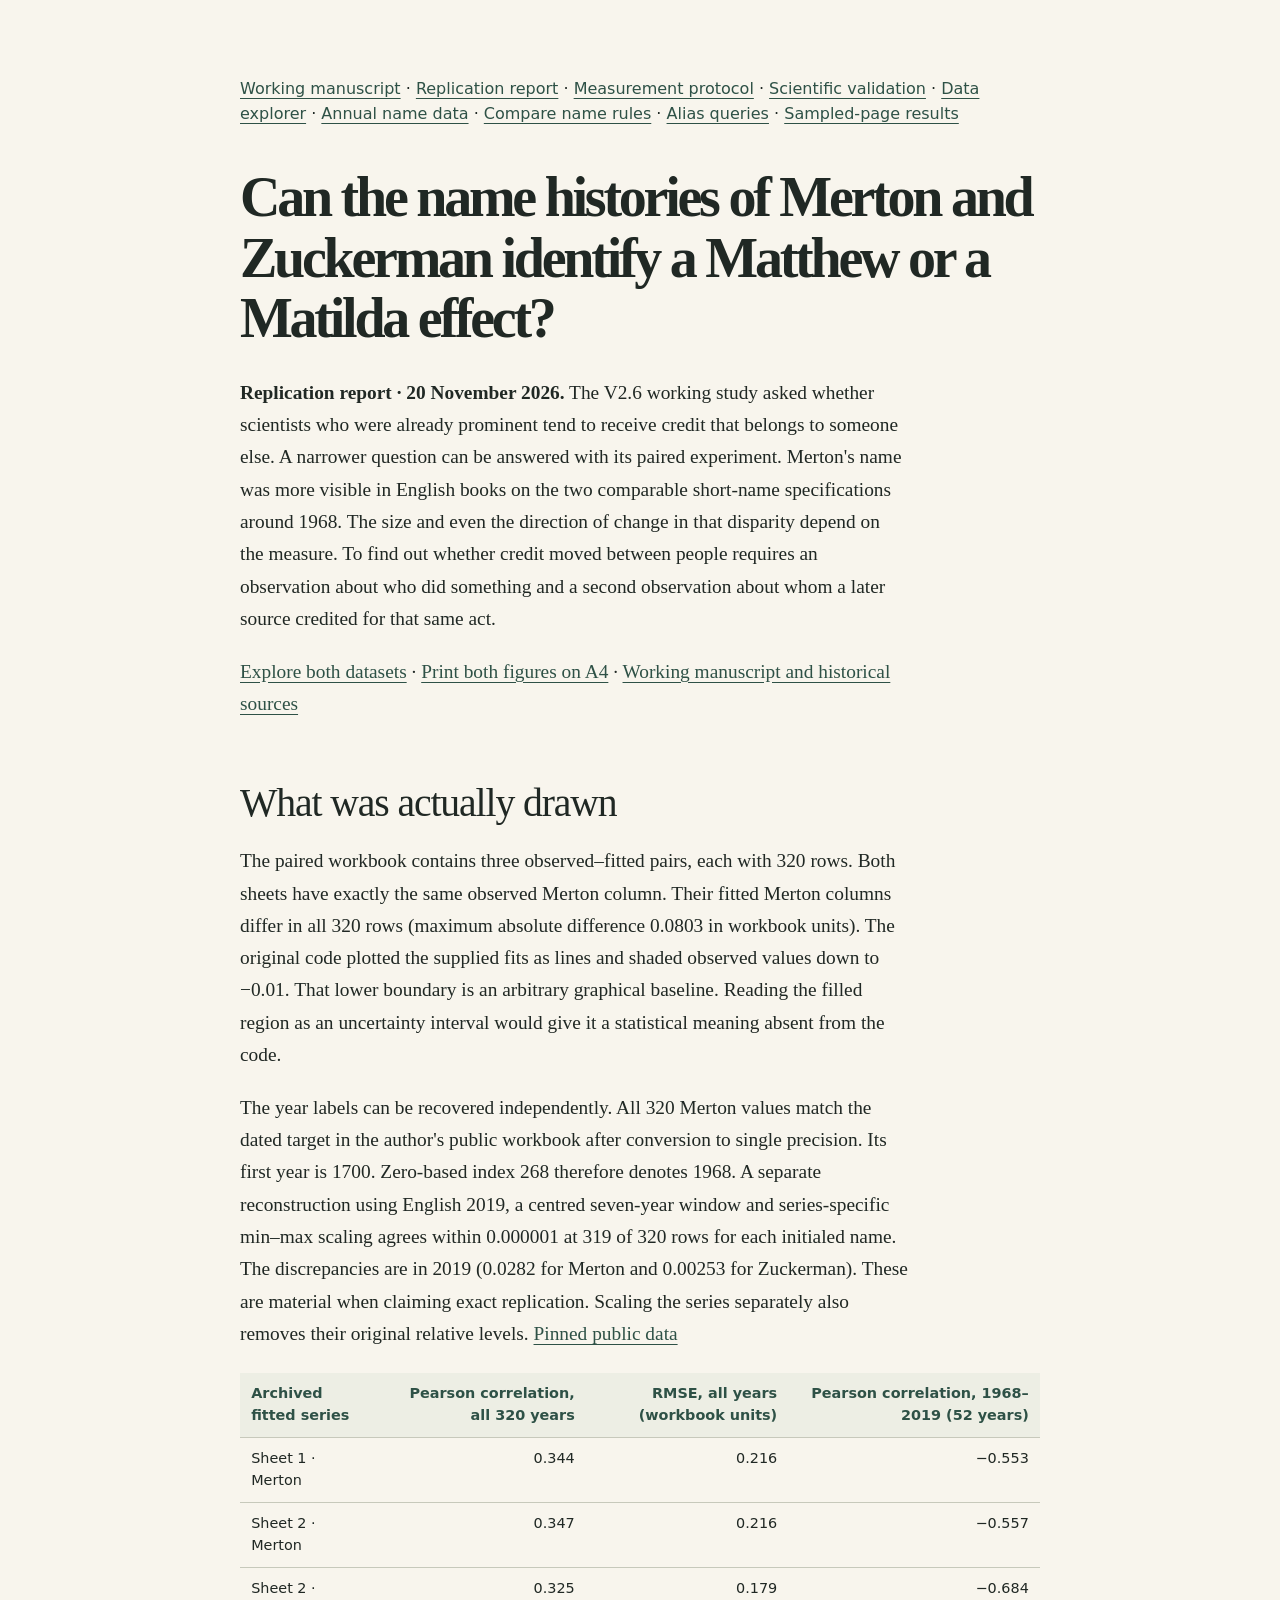
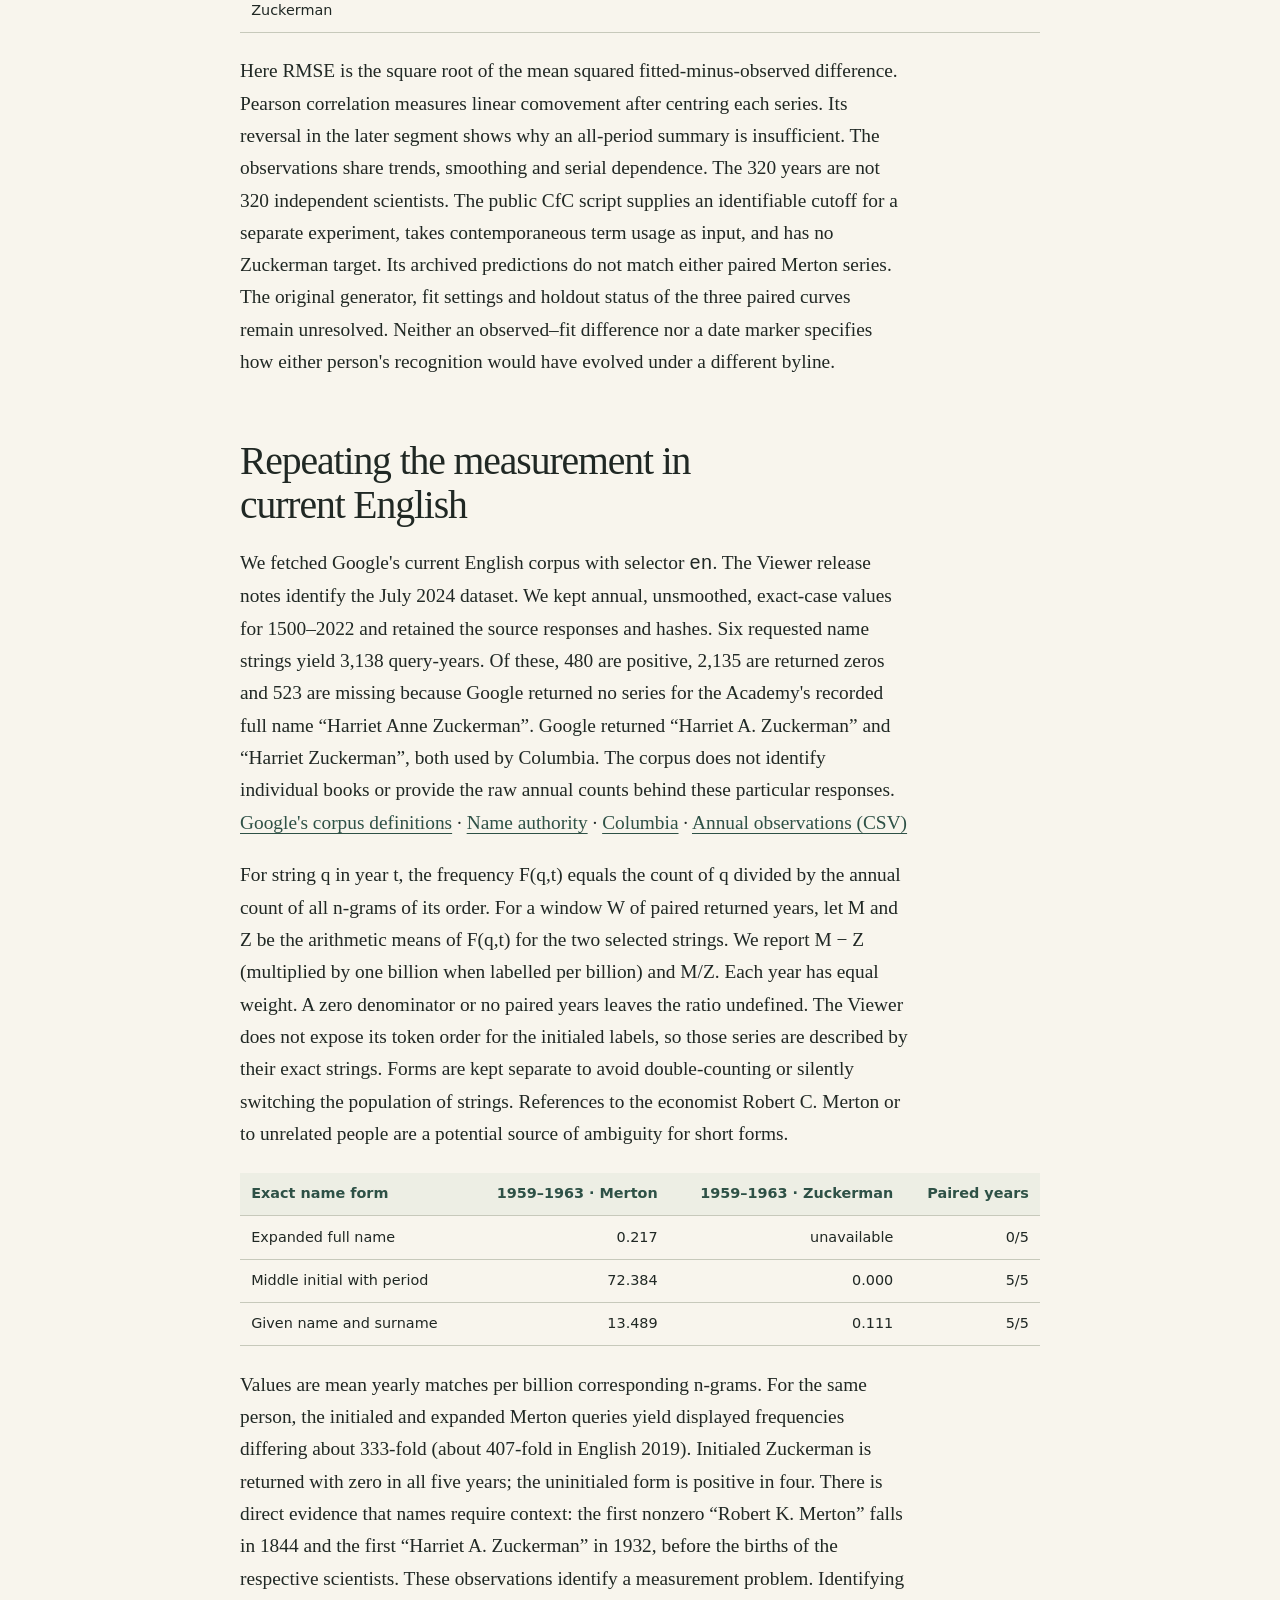
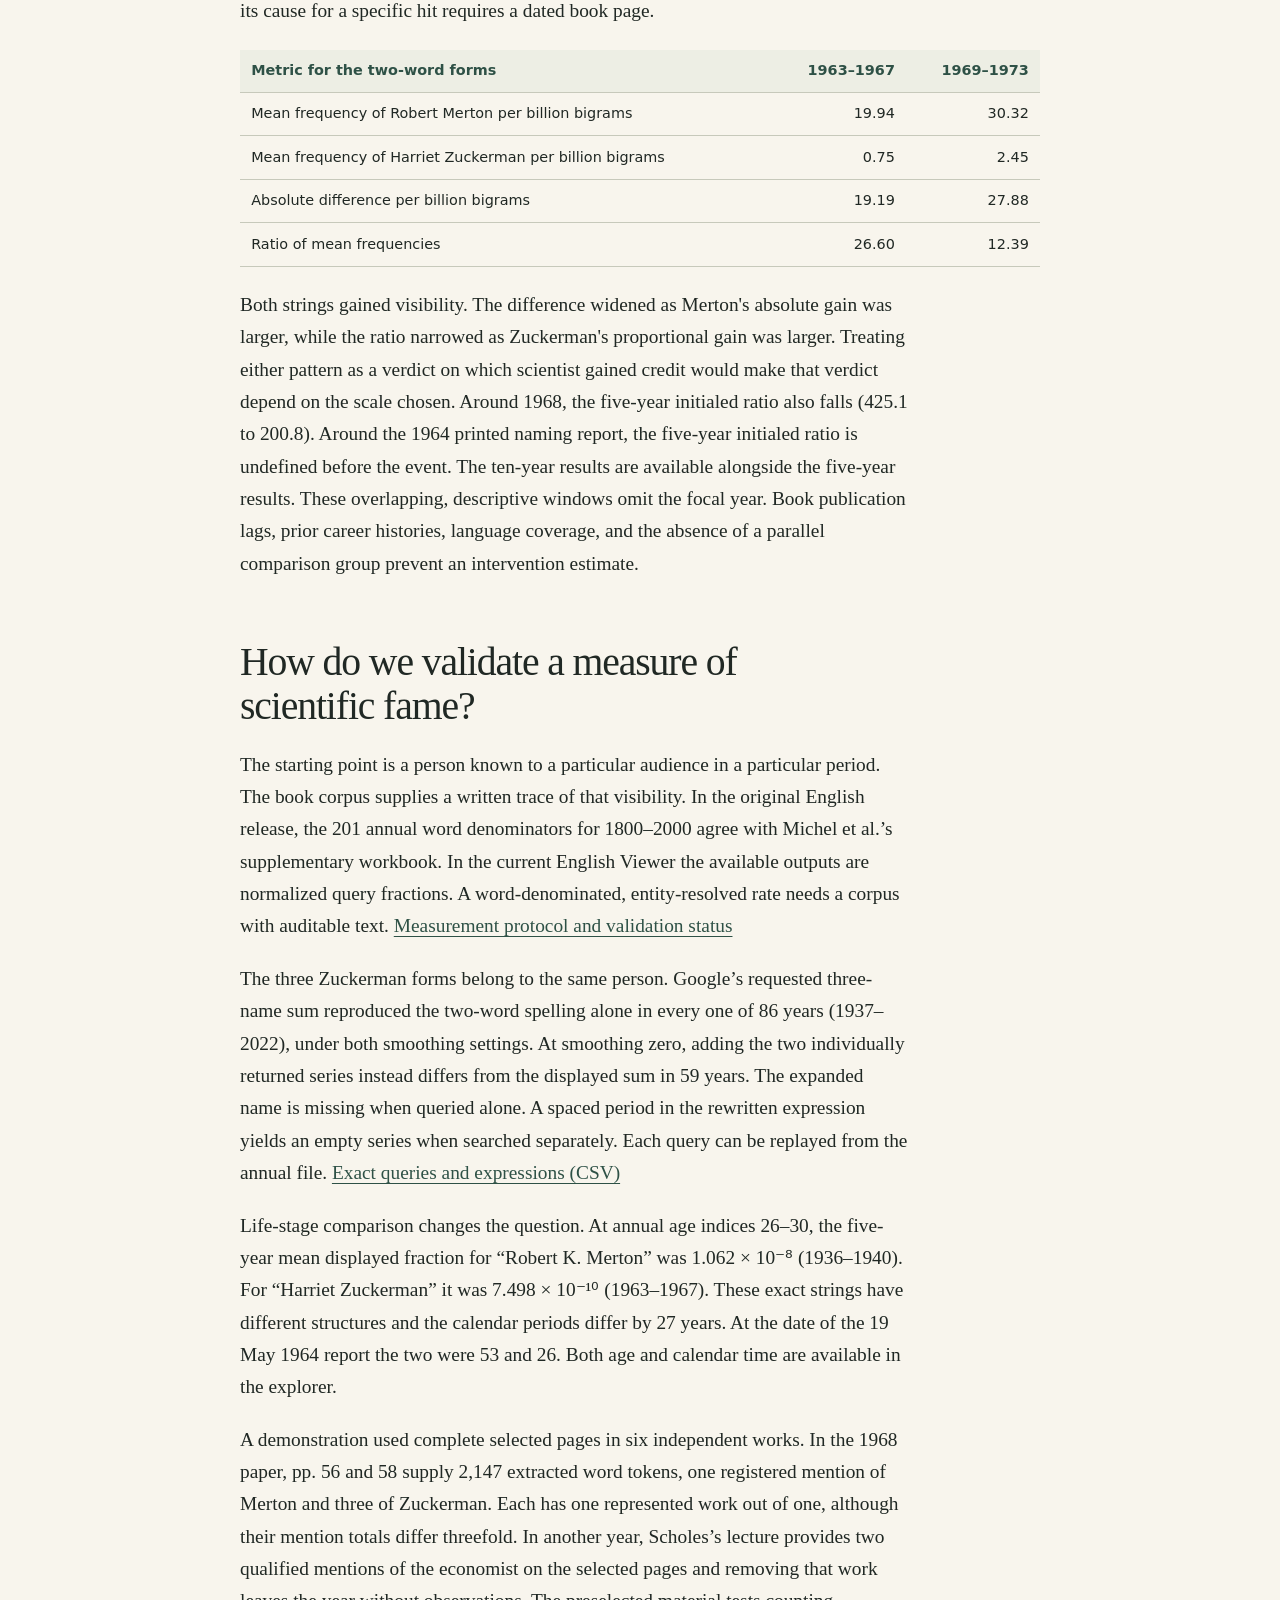
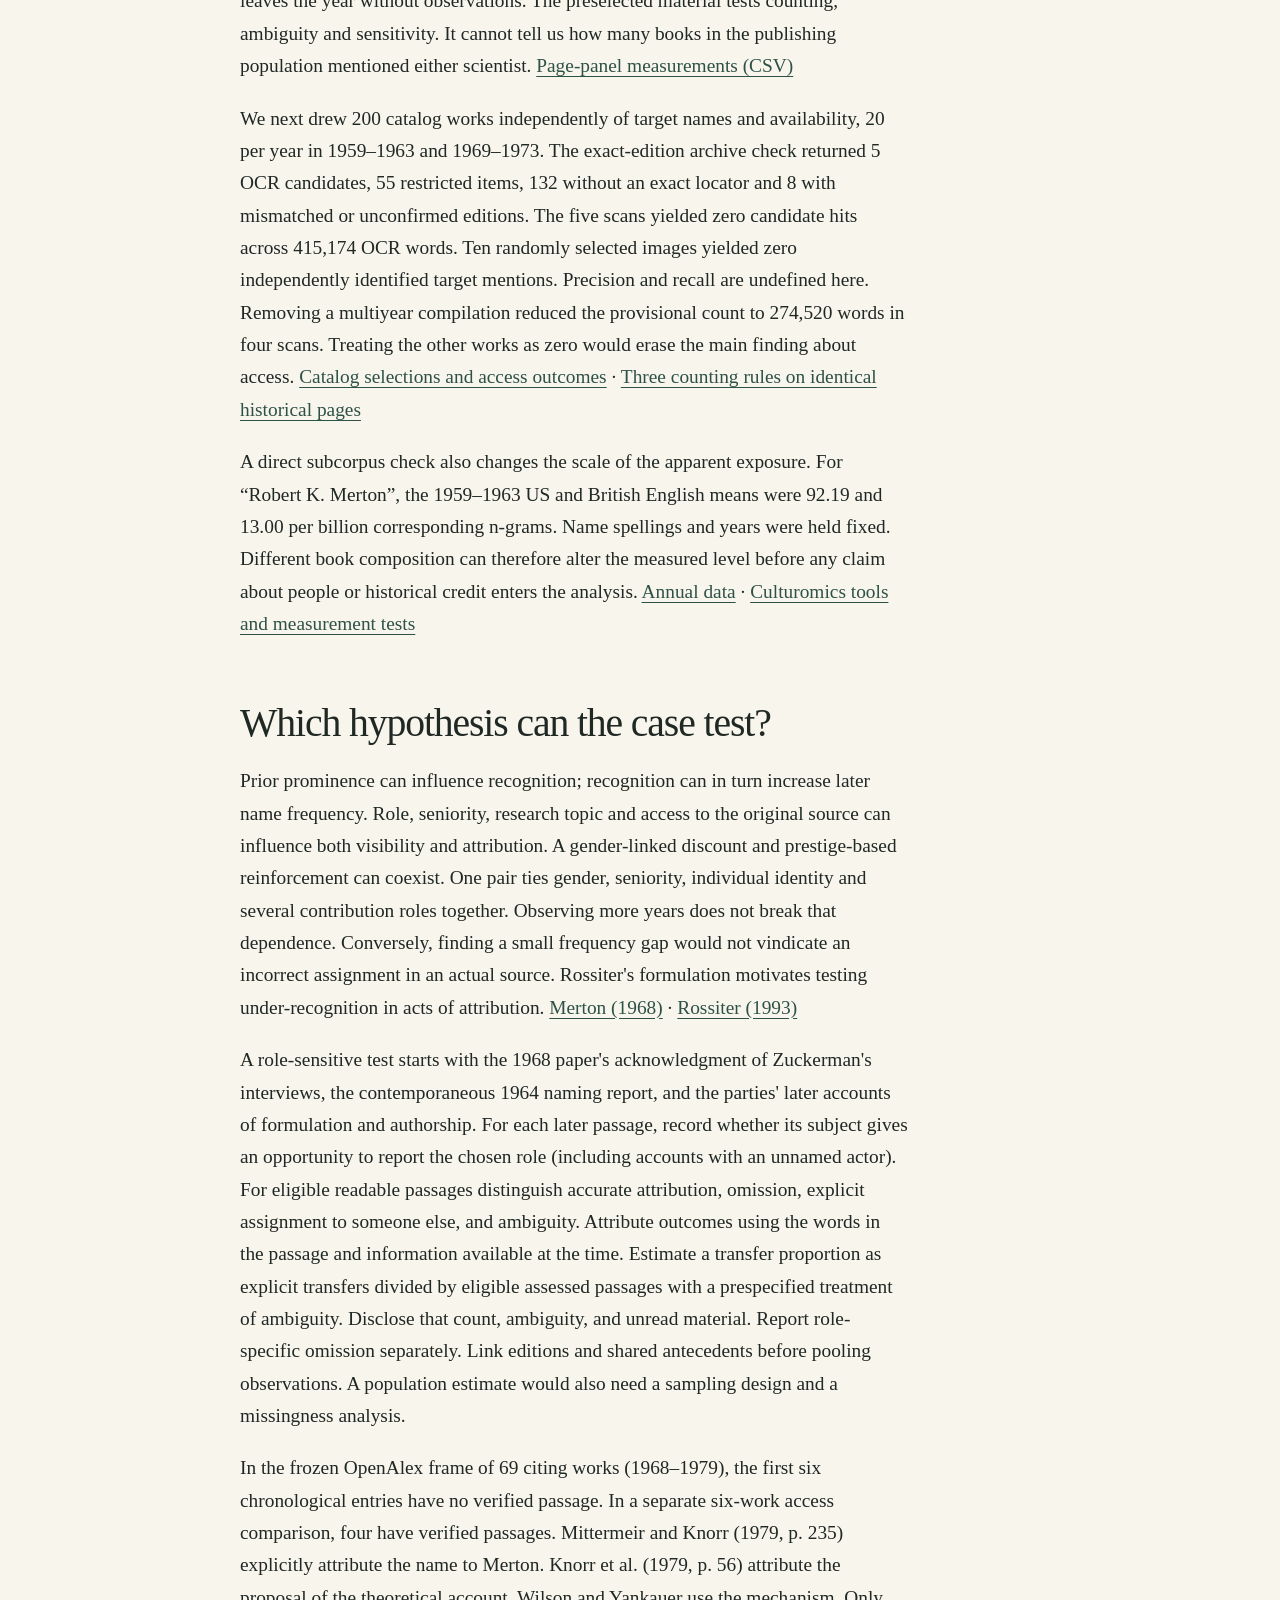
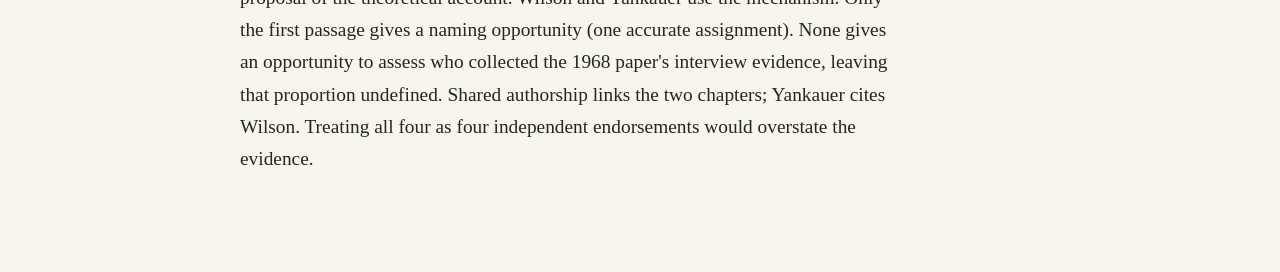
<file: matthew-matilda/report.html>
<!doctype html><html lang="en"><head><meta charset="utf-8">
<meta name="viewport" content="width=device-width, initial-scale=1">
<title>Name histories and research credit · Replication report</title>
<link rel="stylesheet" href="../style.css"><link rel="stylesheet" href="../reader.css"></head>
<body><main class="shell reader replication-report"><nav aria-label="Research outputs"><a href="../manuscript.html">Working manuscript</a>
 · <a href="report.html">Replication report</a> · <a href="method.html">Measurement protocol</a>
 · <a href="../historical-fame.html">Scientific validation</a>
 · <a href="explorer.html">Data explorer</a> · <a href="annual.csv" download>Annual name data</a>
 · <a href="name-rules.html">Compare name rules</a>
 · <a href="name-queries.csv" download>Alias queries</a> · <a href="witness-panel.csv" download>Sampled-page results</a></nav>
<article class="reader-text"><h1>Can the name histories of Merton and Zuckerman identify a Matthew or a Matilda effect?</h1>
<p><strong>Replication report · 20 November 2026.</strong> The V2.6 working study asked whether scientists who were already prominent tend to receive credit that belongs to someone else. A narrower question can be answered with its paired experiment. Merton's name was more visible in English books on the two comparable short-name specifications around 1968. The size and even the direction of change in that disparity depend on the measure. To find out whether credit moved between people requires an observation about who did something and a second observation about whom a later source credited for that same act.</p>
<p><a href="explorer.html">Explore both datasets</a> · <a href="figures-a4.pdf">Print both figures on A4</a> · <a href="https://computational-social-science.github.io/manuscript.html">Working manuscript and historical sources</a></p>
<h2>What was actually drawn</h2>
<p>The paired workbook contains three observed–fitted pairs, each with 320 rows. Both sheets have exactly the same observed Merton column. Their fitted Merton columns differ in all 320 rows (maximum absolute difference 0.0803 in workbook units). The original code plotted the supplied fits as lines and shaded observed values down to −0.01. That lower boundary is an arbitrary graphical baseline. Reading the filled region as an uncertainty interval would give it a statistical meaning absent from the code.</p>
<p>The year labels can be recovered independently. All 320 Merton values match the dated target in the author's public workbook after conversion to single precision. Its first year is 1700. Zero-based index 268 therefore denotes 1968. A separate reconstruction using English 2019, a centred seven-year window and series-specific min–max scaling agrees within 0.000001 at 319 of 320 rows for each initialed name. The discrepancies are in 2019 (0.0282 for Merton and 0.00253 for Zuckerman). These are material when claiming exact replication. Scaling the series separately also removes their original relative levels. <a href="https://github.com/Computational-social-science/CfC-model/blob/a0b2fd9ef104af4eb016daf37c43b36755ad02fa/data.xlsx">Pinned public data</a></p>
<div class="table-wrap" tabindex="0"><table>
<thead>
<tr>
<th>Archived fitted series</th>
<th style="text-align:right">Pearson correlation, all 320 years</th>
<th style="text-align:right">RMSE, all years (workbook units)</th>
<th style="text-align:right">Pearson correlation, 1968–2019 (52 years)</th>
</tr>
</thead>
<tbody>
<tr>
<td>Sheet 1 · Merton</td>
<td style="text-align:right">0.344</td>
<td style="text-align:right">0.216</td>
<td style="text-align:right">−0.553</td>
</tr>
<tr>
<td>Sheet 2 · Merton</td>
<td style="text-align:right">0.347</td>
<td style="text-align:right">0.216</td>
<td style="text-align:right">−0.557</td>
</tr>
<tr>
<td>Sheet 2 · Zuckerman</td>
<td style="text-align:right">0.325</td>
<td style="text-align:right">0.179</td>
<td style="text-align:right">−0.684</td>
</tr>
</tbody>
</table></div>
<p>Here RMSE is the square root of the mean squared fitted-minus-observed difference. Pearson correlation measures linear comovement after centring each series. Its reversal in the later segment shows why an all-period summary is insufficient. The observations share trends, smoothing and serial dependence. The 320 years are not 320 independent scientists. The public CfC script supplies an identifiable cutoff for a separate experiment, takes contemporaneous term usage as input, and has no Zuckerman target. Its archived predictions do not match either paired Merton series. The original generator, fit settings and holdout status of the three paired curves remain unresolved. Neither an observed–fit difference nor a date marker specifies how either person's recognition would have evolved under a different byline.</p>
<h2>Repeating the measurement in current English</h2>
<p>We fetched Google's current English corpus with selector <code>en</code>. The Viewer release notes identify the July 2024 dataset. We kept annual, unsmoothed, exact-case values for 1500–2022 and retained the source responses and hashes. Six requested name strings yield 3,138 query-years. Of these, 480 are positive, 2,135 are returned zeros and 523 are missing because Google returned no series for the Academy's recorded full name “Harriet Anne Zuckerman”. Google returned “Harriet A. Zuckerman” and “Harriet Zuckerman”, both used by Columbia. The corpus does not identify individual books or provide the raw annual counts behind these particular responses. <a href="https://books.google.com/ngrams/info">Google's corpus definitions</a> · <a href="https://www.amacad.org/person/harriet-anne-zuckerman">Name authority</a> · <a href="https://sociology.columbia.edu/content/harriet-zuckerman">Columbia</a> · <a href="annual.csv">Annual observations (CSV)</a></p>
<p>For string q in year t, the frequency F(q,t) equals the count of q divided by the annual count of all n-grams of its order. For a window W of paired returned years, let M and Z be the arithmetic means of F(q,t) for the two selected strings. We report M − Z (multiplied by one billion when labelled per billion) and M/Z. Each year has equal weight. A zero denominator or no paired years leaves the ratio undefined. The Viewer does not expose its token order for the initialed labels, so those series are described by their exact strings. Forms are kept separate to avoid double-counting or silently switching the population of strings. References to the economist Robert C. Merton or to unrelated people are a potential source of ambiguity for short forms.</p>
<div class="table-wrap" tabindex="0"><table>
<thead>
<tr>
<th>Exact name form</th>
<th style="text-align:right">1959–1963 · Merton</th>
<th style="text-align:right">1959–1963 · Zuckerman</th>
<th style="text-align:right">Paired years</th>
</tr>
</thead>
<tbody>
<tr>
<td>Expanded full name</td>
<td style="text-align:right">0.217</td>
<td style="text-align:right">unavailable</td>
<td style="text-align:right">0/5</td>
</tr>
<tr>
<td>Middle initial with period</td>
<td style="text-align:right">72.384</td>
<td style="text-align:right">0.000</td>
<td style="text-align:right">5/5</td>
</tr>
<tr>
<td>Given name and surname</td>
<td style="text-align:right">13.489</td>
<td style="text-align:right">0.111</td>
<td style="text-align:right">5/5</td>
</tr>
</tbody>
</table></div>
<p>Values are mean yearly matches per billion corresponding n-grams. For the same person, the initialed and expanded Merton queries yield displayed frequencies differing about 333-fold (about 407-fold in English 2019). Initialed Zuckerman is returned with zero in all five years; the uninitialed form is positive in four. There is direct evidence that names require context: the first nonzero “Robert K. Merton” falls in 1844 and the first “Harriet A. Zuckerman” in 1932, before the births of the respective scientists. These observations identify a measurement problem. Identifying its cause for a specific hit requires a dated book page.</p>
<div class="table-wrap" tabindex="0"><table>
<thead>
<tr>
<th>Metric for the two-word forms</th>
<th style="text-align:right">1963–1967</th>
<th style="text-align:right">1969–1973</th>
</tr>
</thead>
<tbody>
<tr>
<td>Mean frequency of Robert Merton per billion bigrams</td>
<td style="text-align:right">19.94</td>
<td style="text-align:right">30.32</td>
</tr>
<tr>
<td>Mean frequency of Harriet Zuckerman per billion bigrams</td>
<td style="text-align:right">0.75</td>
<td style="text-align:right">2.45</td>
</tr>
<tr>
<td>Absolute difference per billion bigrams</td>
<td style="text-align:right">19.19</td>
<td style="text-align:right">27.88</td>
</tr>
<tr>
<td>Ratio of mean frequencies</td>
<td style="text-align:right">26.60</td>
<td style="text-align:right">12.39</td>
</tr>
</tbody>
</table></div>
<p>Both strings gained visibility. The difference widened as Merton's absolute gain was larger, while the ratio narrowed as Zuckerman's proportional gain was larger. Treating either pattern as a verdict on which scientist gained credit would make that verdict depend on the scale chosen. Around 1968, the five-year initialed ratio also falls (425.1 to 200.8). Around the 1964 printed naming report, the five-year initialed ratio is undefined before the event. The ten-year results are available alongside the five-year results. These overlapping, descriptive windows omit the focal year. Book publication lags, prior career histories, language coverage, and the absence of a parallel comparison group prevent an intervention estimate.</p>
<h2>How do we validate a measure of scientific fame?</h2>
<p>The starting point is a person known to a particular audience in a particular period. The book corpus supplies a written trace of that visibility. In the original English release, the 201 annual word denominators for 1800–2000 agree with Michel et al.’s supplementary workbook. In the current English Viewer the available outputs are normalized query fractions. A word-denominated, entity-resolved rate needs a corpus with auditable text. <a href="https://computational-social-science.github.io/matthew-matilda/method.html">Measurement protocol and validation status</a></p>
<p>The three Zuckerman forms belong to the same person. Google’s requested three-name sum reproduced the two-word spelling alone in every one of 86 years (1937–2022), under both smoothing settings. At smoothing zero, adding the two individually returned series instead differs from the displayed sum in 59 years. The expanded name is missing when queried alone. A spaced period in the rewritten expression yields an empty series when searched separately. Each query can be replayed from the annual file. <a href="https://computational-social-science.github.io/matthew-matilda/name-queries.csv">Exact queries and expressions (CSV)</a></p>
<p>Life-stage comparison changes the question. At annual age indices 26–30, the five-year mean displayed fraction for “Robert K. Merton” was 1.062 × 10⁻⁸ (1936–1940). For “Harriet Zuckerman” it was 7.498 × 10⁻¹⁰ (1963–1967). These exact strings have different structures and the calendar periods differ by 27 years. At the date of the 19 May 1964 report the two were 53 and 26. Both age and calendar time are available in the explorer.</p>
<p>A demonstration used complete selected pages in six independent works. In the 1968 paper, pp. 56 and 58 supply 2,147 extracted word tokens, one registered mention of Merton and three of Zuckerman. Each has one represented work out of one, although their mention totals differ threefold. In another year, Scholes’s lecture provides two qualified mentions of the economist on the selected pages and removing that work leaves the year without observations. The preselected material tests counting, ambiguity and sensitivity. It cannot tell us how many books in the publishing population mentioned either scientist. <a href="https://computational-social-science.github.io/matthew-matilda/witness-panel.csv">Page-panel measurements (CSV)</a></p>
<p>We next drew 200 catalog works independently of target names and availability, 20 per year in 1959–1963 and 1969–1973. The exact-edition archive check returned 5 OCR candidates, 55 restricted items, 132 without an exact locator and 8 with mismatched or unconfirmed editions. The five scans yielded zero candidate hits across 415,174 OCR words. Ten randomly selected images yielded zero independently identified target mentions. Precision and recall are undefined here. Removing a multiyear compilation reduced the provisional count to 274,520 words in four scans. Treating the other works as zero would erase the main finding about access. <a href="https://computational-social-science.github.io/matthew-matilda/book-access.csv">Catalog selections and access outcomes</a> · <a href="https://computational-social-science.github.io/matthew-matilda/name-rules.html">Three counting rules on identical historical pages</a></p>
<p>A direct subcorpus check also changes the scale of the apparent exposure. For “Robert K. Merton”, the 1959–1963 US and British English means were 92.19 and 13.00 per billion corresponding n-grams. Name spellings and years were held fixed. Different book composition can therefore alter the measured level before any claim about people or historical credit enters the analysis. <a href="https://computational-social-science.github.io/matthew-matilda/english-subcorpora.csv">Annual data</a> · <a href="https://computational-social-science.github.io/matthew-matilda/method.html">Culturomics tools and measurement tests</a></p>
<h2>Which hypothesis can the case test?</h2>
<p>Prior prominence can influence recognition; recognition can in turn increase later name frequency. Role, seniority, research topic and access to the original source can influence both visibility and attribution. A gender-linked discount and prestige-based reinforcement can coexist. One pair ties gender, seniority, individual identity and several contribution roles together. Observing more years does not break that dependence. Conversely, finding a small frequency gap would not vindicate an incorrect assignment in an actual source. Rossiter's formulation motivates testing under-recognition in acts of attribution. <a href="https://doi.org/10.1126/science.159.3810.56">Merton (1968)</a> · <a href="https://doi.org/10.1177/030631293023002004">Rossiter (1993)</a></p>
<p>A role-sensitive test starts with the 1968 paper's acknowledgment of Zuckerman's interviews, the contemporaneous 1964 naming report, and the parties' later accounts of formulation and authorship. For each later passage, record whether its subject gives an opportunity to report the chosen role (including accounts with an unnamed actor). For eligible readable passages distinguish accurate attribution, omission, explicit assignment to someone else, and ambiguity. Attribute outcomes using the words in the passage and information available at the time. Estimate a transfer proportion as explicit transfers divided by eligible assessed passages with a prespecified treatment of ambiguity. Disclose that count, ambiguity, and unread material. Report role-specific omission separately. Link editions and shared antecedents before pooling observations. A population estimate would also need a sampling design and a missingness analysis.</p>
<p>In the frozen OpenAlex frame of 69 citing works (1968–1979), the first six chronological entries have no verified passage. In a separate six-work access comparison, four have verified passages. Mittermeir and Knorr (1979, p. 235) explicitly attribute the name to Merton. Knorr et al. (1979, p. 56) attribute the proposal of the theoretical account. Wilson and Yankauer use the mechanism. Only the first passage gives a naming opportunity (one accurate assignment). None gives an opportunity to assess who collected the 1968 paper's interview evidence, leaving that proportion undefined. Shared authorship links the two chapters; Yankauer cites Wilson. Treating all four as four independent endorsements would overstate the evidence.</p>
</article></main></body></html>
</file>
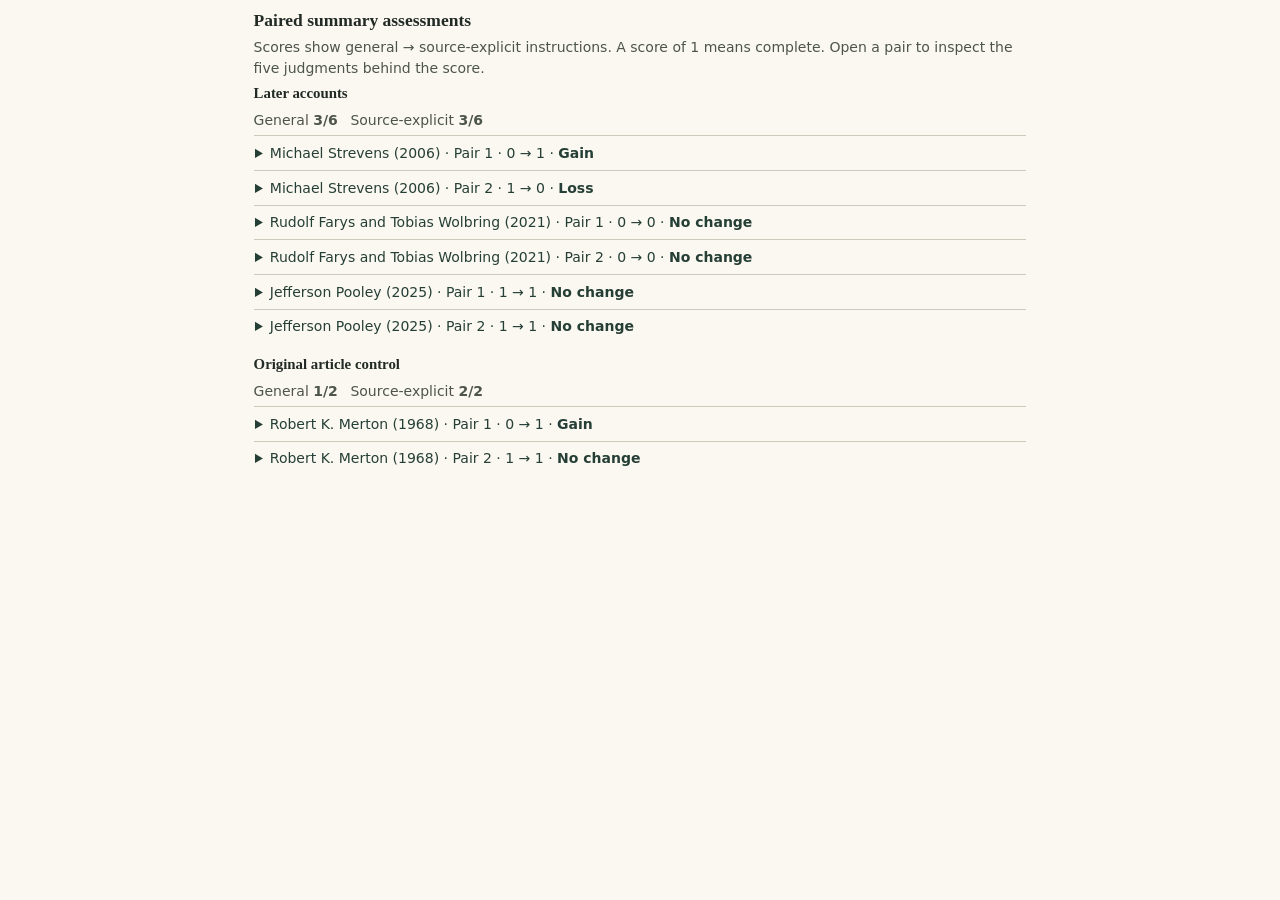
<file: matthew-matilda/testimony-pairs-view.html>
<!doctype html><html lang="en"><meta charset="utf-8"><meta name="viewport" content="width=device-width, initial-scale=1"><title>Paired summary assessments</title><style>
:root {color-scheme:light;background:#faf8f1;color:#222a25;font:14px/1.45 system-ui,sans-serif}
* {box-sizing:border-box}
body {margin:0 auto;max-width:58rem;padding:.7rem clamp(.75rem,3vw,1.4rem) 1rem}
h1,h2,p {margin:0 0 .45rem}
h1 {font:650 1.25rem/1.22 Georgia,serif}
h2 {font:650 1.06rem/1.3 Georgia,serif}
p {color:#4d554b}
section+section {margin-top:.85rem}
details {border-top:1px solid #cccbbd;padding:.3rem 0}
summary {cursor:pointer;padding:.18rem .1rem;color:#263f36}
summary:focus-visible,input:focus-visible {outline:2px solid #714f24;outline-offset:2px}
label {display:block;font-weight:650}
input {width:min(100%,27rem);accent-color:#2e5146}
output {font-variant-numeric:tabular-nums}
.annual-values {max-height:12rem;overflow:auto;padding:.2rem}
.formula-key {font-size:.85rem;color:#4d554b}
.annual-panels {display:grid;grid-template-columns:repeat(auto-fit,minmax(min(100%,17rem),1fr));gap:.65rem}
.annual-panels svg {display:block;width:100%;height:auto}
.annual-panels svg text {font:10px system-ui,sans-serif;fill:#4d554b}
.annual-panels h2 {margin-bottom:0}
.series-name {text-decoration-thickness:2px}
.year-controls {margin-block:.55rem .7rem}
.year-output {display:grid;grid-template-columns:max-content 1fr;gap:.12rem .65rem;margin:.15rem 0 .5rem;font-size:.86rem}
.year-output dd {margin:0;font-variant-numeric:tabular-nums}
.tally {display:flex;flex-wrap:wrap;gap:.2rem .9rem;margin-bottom:.35rem}
.tally strong {font-variant-numeric:tabular-nums}
.mark {font-weight:700}
.pair-score {white-space:nowrap;font-variant-numeric:tabular-nums}
table {border-collapse:collapse;width:100%;font:inherit;font-size:.86rem}
th, td {text-align:left;border-bottom:1px solid #dedbce;padding:.2rem .3rem}
td {font-variant-numeric:tabular-nums}
th {font-weight:600}
.pair-controls {border-top:1px solid #cccbbd;padding-top:.6rem}
</style><main aria-label="Paired summary assessments"><h1>Paired summary assessments</h1><p>Scores show general → source-explicit instructions. A score of 1 means complete. Open a pair to inspect the five judgments behind the score.</p><section><h2>Later accounts</h2><p class="tally"><span>General <strong>3/6</strong></span><span>Source-explicit <strong>3/6</strong></span></p><details><summary>Michael Strevens (2006) · Pair 1 · <span class="pair-score">0 → 1</span> · <span class="mark">Gain</span></summary><p>The Role of the Matthew Effect in Science · author manuscript p. 2 (PDF p. 2)</p><table><thead><tr><th>Assessment</th><th>General</th><th>Source-explicit</th></tr></thead><tbody><tr><th scope="row">Correct person and action</th><td>Yes</td><td>Yes</td></tr><tr><th scope="row">Reporting voice</th><td>Yes</td><td>Yes</td></tr><tr><th scope="row">Correct scope</th><td>No</td><td>Yes</td></tr><tr><th scope="row">Material omission</th><td>No</td><td>No</td></tr><tr><th scope="row">Unsupported addition</th><td>Yes</td><td>No</td></tr><tr><th scope="row">Complete</th><td>No</td><td>Yes</td></tr></tbody></table></details><details><summary>Michael Strevens (2006) · Pair 2 · <span class="pair-score">1 → 0</span> · <span class="mark">Loss</span></summary><p>The Role of the Matthew Effect in Science · author manuscript p. 2 (PDF p. 2)</p><table><thead><tr><th>Assessment</th><th>General</th><th>Source-explicit</th></tr></thead><tbody><tr><th scope="row">Correct person and action</th><td>Yes</td><td>No</td></tr><tr><th scope="row">Reporting voice</th><td>Yes</td><td>Yes</td></tr><tr><th scope="row">Correct scope</th><td>Yes</td><td>No</td></tr><tr><th scope="row">Material omission</th><td>No</td><td>Yes</td></tr><tr><th scope="row">Unsupported addition</th><td>No</td><td>Yes</td></tr><tr><th scope="row">Complete</th><td>Yes</td><td>No</td></tr></tbody></table></details><details><summary>Rudolf Farys and Tobias Wolbring (2021) · Pair 1 · <span class="pair-score">0 → 0</span> · <span class="mark">No change</span></summary><p>Matthew effects in science and the serial diffusion of ideas: Testing old ideas with new methods · printed p. 505, n. 1 (PDF p. 1)</p><table><thead><tr><th>Assessment</th><th>General</th><th>Source-explicit</th></tr></thead><tbody><tr><th scope="row">Correct person and action</th><td>No</td><td>Yes</td></tr><tr><th scope="row">Reporting voice</th><td>Yes</td><td>Yes</td></tr><tr><th scope="row">Correct scope</th><td>No</td><td>No</td></tr><tr><th scope="row">Material omission</th><td>Yes</td><td>No</td></tr><tr><th scope="row">Unsupported addition</th><td>Yes</td><td>Yes</td></tr><tr><th scope="row">Complete</th><td>No</td><td>No</td></tr></tbody></table></details><details><summary>Rudolf Farys and Tobias Wolbring (2021) · Pair 2 · <span class="pair-score">0 → 0</span> · <span class="mark">No change</span></summary><p>Matthew effects in science and the serial diffusion of ideas: Testing old ideas with new methods · printed p. 505, n. 1 (PDF p. 1)</p><table><thead><tr><th>Assessment</th><th>General</th><th>Source-explicit</th></tr></thead><tbody><tr><th scope="row">Correct person and action</th><td>Yes</td><td>Yes</td></tr><tr><th scope="row">Reporting voice</th><td>Yes</td><td>Yes</td></tr><tr><th scope="row">Correct scope</th><td>No</td><td>No</td></tr><tr><th scope="row">Material omission</th><td>No</td><td>No</td></tr><tr><th scope="row">Unsupported addition</th><td>Yes</td><td>Yes</td></tr><tr><th scope="row">Complete</th><td>No</td><td>No</td></tr></tbody></table></details><details><summary>Jefferson Pooley (2025) · Pair 1 · <span class="pair-score">1 → 1</span> · <span class="mark">No change</span></summary><p>The Matthew Effect in AI Summary · printed p. 3 (PDF p. 4)</p><table><thead><tr><th>Assessment</th><th>General</th><th>Source-explicit</th></tr></thead><tbody><tr><th scope="row">Correct person and action</th><td>Yes</td><td>Yes</td></tr><tr><th scope="row">Reporting voice</th><td>Yes</td><td>Yes</td></tr><tr><th scope="row">Correct scope</th><td>Yes</td><td>Yes</td></tr><tr><th scope="row">Material omission</th><td>No</td><td>No</td></tr><tr><th scope="row">Unsupported addition</th><td>No</td><td>No</td></tr><tr><th scope="row">Complete</th><td>Yes</td><td>Yes</td></tr></tbody></table></details><details><summary>Jefferson Pooley (2025) · Pair 2 · <span class="pair-score">1 → 1</span> · <span class="mark">No change</span></summary><p>The Matthew Effect in AI Summary · printed p. 3 (PDF p. 4)</p><table><thead><tr><th>Assessment</th><th>General</th><th>Source-explicit</th></tr></thead><tbody><tr><th scope="row">Correct person and action</th><td>Yes</td><td>Yes</td></tr><tr><th scope="row">Reporting voice</th><td>Yes</td><td>Yes</td></tr><tr><th scope="row">Correct scope</th><td>Yes</td><td>Yes</td></tr><tr><th scope="row">Material omission</th><td>No</td><td>No</td></tr><tr><th scope="row">Unsupported addition</th><td>No</td><td>No</td></tr><tr><th scope="row">Complete</th><td>Yes</td><td>Yes</td></tr></tbody></table></details></section><section><h2>Original article control</h2><p class="tally"><span>General <strong>1/2</strong></span><span>Source-explicit <strong>2/2</strong></span></p><details><summary>Robert K. Merton (1968) · Pair 1 · <span class="pair-score">0 → 1</span> · <span class="mark">Gain</span></summary><p>The Matthew Effect in Science · printed p. 56 (first PDF page)</p><table><thead><tr><th>Assessment</th><th>General</th><th>Source-explicit</th></tr></thead><tbody><tr><th scope="row">Correct person and action</th><td>Yes</td><td>Yes</td></tr><tr><th scope="row">Reporting voice</th><td>No</td><td>Yes</td></tr><tr><th scope="row">Correct scope</th><td>Yes</td><td>Yes</td></tr><tr><th scope="row">Material omission</th><td>No</td><td>No</td></tr><tr><th scope="row">Unsupported addition</th><td>No</td><td>No</td></tr><tr><th scope="row">Complete</th><td>No</td><td>Yes</td></tr></tbody></table></details><details><summary>Robert K. Merton (1968) · Pair 2 · <span class="pair-score">1 → 1</span> · <span class="mark">No change</span></summary><p>The Matthew Effect in Science · printed p. 56 (first PDF page)</p><table><thead><tr><th>Assessment</th><th>General</th><th>Source-explicit</th></tr></thead><tbody><tr><th scope="row">Correct person and action</th><td>Yes</td><td>Yes</td></tr><tr><th scope="row">Reporting voice</th><td>Yes</td><td>Yes</td></tr><tr><th scope="row">Correct scope</th><td>Yes</td><td>Yes</td></tr><tr><th scope="row">Material omission</th><td>No</td><td>No</td></tr><tr><th scope="row">Unsupported addition</th><td>No</td><td>No</td></tr><tr><th scope="row">Complete</th><td>Yes</td><td>Yes</td></tr></tbody></table></details></section></main></html>
</file>
<file: style.css>
:root {
  color-scheme: light;
  --paper: #f8f5ed;
  --ink: #202824;
  --muted: #565f54;
  --rule: #c7c9bb;
  --accent: #2e5146;
  --gallery: #2c3933;
  --serif: "Iowan Old Style", "Palatino Linotype", "Book Antiqua", Georgia, serif;
  --sans: system-ui, -apple-system, "Segoe UI", sans-serif;
}

*, *::before, *::after { box-sizing: border-box; }

html { scroll-padding: 1.5rem; }

body {
  margin: 0;
  color: var(--ink);
  background: var(--paper);
  font: 1rem/1.55 var(--sans);
}

h1, h2, p, figure, dl, dd { margin: 0; }
a { color: var(--accent); text-underline-offset: .22em; }
a:hover { text-decoration-thickness: .13em; }
:focus-visible { outline: 2px solid #93600f; outline-offset: 5px; }

.shell {
  width: min(100% - 5rem, 75rem);
  margin-inline: auto;
}

.skip-link {
  position: absolute;
  z-index: 2;
  inset: .75rem auto auto .75rem;
  transform: translateY(-200%);
  padding: .6rem 1rem;
  background: var(--paper);
}
.skip-link:focus { transform: none; }

.masthead { border-top: .34rem solid var(--gallery); border-bottom: 1px solid var(--rule); }
.masthead-inner, .footer-inner {
  display: flex;
  align-items: center;
  justify-content: space-between;
  gap: 1.25rem;
  padding-block: 1.1rem;
}
.wordmark { font: 700 1.48rem/1.1 var(--serif); color: var(--ink); text-decoration: none; }
.masthead nav { display: flex; flex-wrap: wrap; gap: .6rem clamp(.8rem, 3vw, 2.1rem); }
.masthead nav a { font-size: .9rem; }

.hero {
  display: grid;
  grid-template-columns: minmax(0, 1fr) minmax(0, .94fr);
  align-items: center;
  gap: clamp(2rem, 6vw, 5.5rem);
  padding-block: clamp(3rem, 5.8vw, 6rem);
}
.intro { max-width: 37rem; }
.project-name { color: var(--accent); font-size: .9rem; font-weight: 650; }
h1, h2 { font-family: var(--serif); font-weight: 400; }
h1 { margin-top: .65rem; font-size: clamp(3.65rem, 7.4vw, 7.7rem); line-height: .9; letter-spacing: -.058em; }
.subtitle { margin-top: 1.2rem; font: 1.45rem/1.3 var(--serif); color: var(--accent); }
.lead { margin-top: 1.25rem; max-width: 44ch; font-size: 1.06rem; color: var(--muted); }
.opening-date {
  margin-block: 1.5rem;
  border-block: 1px solid var(--rule);
  padding-block: .8rem;
  display: flex;
  flex-wrap: wrap;
  align-items: center;
  gap: .15rem .75rem;
}
.opening-date time { font-weight: 650; color: var(--accent); }
.opening-date span { font-size: .9rem; color: var(--muted); }
.action {
  display: inline-flex;
  align-items: center;
  min-height: 44px;
  padding: .55rem 1.05rem;
  background: var(--accent);
  color: #fffdf6;
  font-weight: 600;
  text-decoration: none;
}
.action:hover { background: var(--ink); text-decoration: underline; }

.gallery {
  display: grid;
  justify-items: center;
  padding: clamp(1.1rem, 3vw, 2.8rem);
  background: var(--gallery);
  box-shadow: inset 0 0 0 1px #4b5950;
}
.poster {
  display: block;
  width: min(100%, 21.75rem);
  background: #fffaf0;
  box-shadow: 0 .9rem 1.45rem -.5rem #101813a8;
}
.poster:focus-visible { outline-color: #f4d092; }
.poster img { display: block; width: 100%; height: auto; }
figcaption {
  display: flex;
  flex-wrap: wrap;
  justify-content: space-between;
  gap: .4rem 1rem;
  border-bottom: 1px solid var(--rule);
  padding-block: .75rem;
  color: var(--muted);
  font-size: .9rem;
}

.account, .sources { border-top: 1px solid var(--rule); padding-block: 2.6rem 3.25rem; }
h2 { font-size: clamp(2.05rem, 4.3vw, 3.3rem); line-height: 1.1; letter-spacing: -.028em; }
.account dl { display: grid; grid-template-columns: repeat(3, minmax(0, 1fr)); gap: 1.5rem; margin-top: 1.9rem; }
.account dt { font: 700 1.25rem/1.2 var(--serif); margin-bottom: .6rem; }
.account dd { max-width: 38ch; color: var(--muted); }
.sources ul { margin: 1.5rem 0 0; padding: 0; list-style: none; }
.sources li {
  display: grid;
  grid-template-columns: minmax(0, 1.15fr) minmax(0, 1fr);
  gap: .2rem 1.25rem;
  padding-block: .8rem;
  border-top: 1px solid var(--rule);
}
.sources li a { width: fit-content; font-weight: 600; }
.sources li span { color: var(--muted); }
.site-footer { border-top: 1px solid var(--rule); color: var(--muted); font-size: .9rem; }

@media (max-width: 56rem) {
  .shell { width: min(100% - 3rem, 75rem); }
  .hero { gap: 1.8rem; }
  h1 { font-size: clamp(3.15rem, 8vw, 5rem); }
}

@media (max-width: 43rem) {
  .shell { width: calc(100% - 2.25rem); }
  .hero { grid-template-columns: 1fr; padding-block: 2.35rem; }
  .title-break { display: none; }
  h1 { font-size: clamp(3rem, 10.1vw, 4.7rem); }
  .account dl, .sources li { grid-template-columns: 1fr; }
  .account dl { gap: 1.4rem; }
}

@media (max-width: 34rem) {
  .masthead-inner { align-items: start; flex-direction: column; gap: .65rem; }
}
</file>
<file: reader.css>
.reader { padding-block: clamp(2rem, 6vw, 5rem); }
.replication-report { max-width: 50rem; }
.replication-report h1 { margin: .3em 0 .5em; font: 600 clamp(2rem, 5vw, 3.5rem)/1.08 var(--serif); }
.reader-heading { border-bottom: 1px solid var(--rule); padding-bottom: 1.6rem; }
.reader-heading h1 { font-size: clamp(2.8rem, 7.2vw, 6.6rem); line-height: .98; }
.reader-edition { margin-top: 1rem; color: var(--muted); font-size: .9rem; }
.reader-assets { display: flex; flex-wrap: wrap; gap: .45rem 1.35rem; margin-top: 1.05rem; font-size: .95rem; }
.reader-grid { display: grid; grid-template-columns: minmax(10.5rem, .29fr) minmax(0, 1fr); gap: clamp(1.5rem, 4vw, 4rem); align-items: start; }
.reader-contents { position: sticky; top: 1rem; max-height: calc(100vh - 2rem); overflow-y: auto; padding: 1.7rem .35rem .35rem; }
.reader-contents h2 { font: 650 .9rem/1.4 var(--sans); margin-bottom: .6rem; }
.reader-contents ul { padding: 0; margin: 0; list-style: none; }
.reader-contents li { margin: .65rem 0; }
.reader-contents a { display: block; font-size: .88rem; line-height: 1.4; }
.reader-contents ul ul { padding-inline-start: .75rem; margin-inline-start: .2rem; border-inline-start: 1px solid var(--rule); }
.reader-contents li li { margin: .4rem 0; }
.reader-text { padding-top: 1.5rem; min-width: 0; font: clamp(1.08rem, 1.6vw, 1.21rem)/1.67 var(--serif); overflow-wrap: anywhere; }
.reader-text p { margin: 0 0 1.05em; max-width: 69ch; }
.reader-text h2 { margin: 1.55em 0 .5em; max-width: 28ch; font-size: clamp(1.7rem, 3.1vw, 2.5rem); }
.reader-text h2:first-child { margin-top: 0; }
.reader-text h3 { margin: 1.35em 0 .5em; font-size: 1.2em; line-height: 1.24; }
.reader-text li { margin: .55em 0; max-width: 66ch; }
.reader-text ol { padding-inline-start: 1.45rem; }
.manuscript-edition .reader-text { max-width: 46rem; }
.manuscript-edition .reader-text :is(p,li) { max-width: none; }
.manuscript-edition .reader-text strong { font-weight: 700; }
.manuscript-edition math { font-family: "STIX Two Math", "Cambria Math", math; }
.manuscript-edition :is(.math-display,.math-block) {
  max-width: 100%;
  overflow-x: auto;
  margin-block: .55em 1em;
}
.manuscript-edition math[display="block"] { margin-block: .45em; }
.table-wrap { max-width: 100%; overflow-x: auto; margin-block: 1.4rem; }
.table-wrap table { width: 100%; min-width: 32rem; border-collapse: collapse; font: .9rem/1.5 var(--sans); }
.table-wrap th, .table-wrap td { padding: .65rem .7rem; text-align: left; vertical-align: top; border-bottom: 1px solid var(--rule); }
.table-wrap th { color: var(--accent); background: #edeee4; }
.manuscript-table { border-bottom: 1px solid var(--accent); container-type: inline-size; }
.manuscript-table table { min-width: 28rem; }
.manuscript-table caption { position: sticky; inset-inline-start: 0; max-width: 100cqi; padding: 0 0 .65rem; caption-side: top; text-align: start; }
.manuscript-table th { border-top: 1px solid var(--accent); }
.manuscript-table tr:last-child td { border-bottom: 0; }
.manuscript-table td { font-variant-numeric: tabular-nums; }
.reader-figure { width: min(100%, 23rem); margin: 1.5rem auto 1.75rem; }
.reader-figure a { display: block; background: #fffaf0; border: 1px solid var(--rule); }
.reader-figure img { display: block; width: 100%; height: auto; }
.reader-text :is(.research-figure,.manuscript-table) { scroll-margin-top: 1rem; }
.reader-text :is(.research-figure,.manuscript-table):target { outline: 2px solid var(--accent); outline-offset: 4px; }
.replication-report .reader-text img { display: block; max-width: 100%; height: auto; }
.reader-figure figcaption { display: block; font: .88rem/1.52 var(--sans); }
.research-figure { width: 100%; max-width: 49rem; margin: 1.65rem 0 2rem; }
.research-figure .research-figure-image { background: #fff; }
.manuscript-chart {
  display: block;
  width: 100%;
  height: 34rem;
  border: 1px solid var(--rule);
  background: #faf8f1;
}
.manuscript-chart.testimony-pairs { height: 28rem; }
.research-figure .print-chart { display: none; }
.research-figure figcaption { border-bottom: 0; padding-bottom: .25rem; }
.reader-text .figure-downloads { margin: .25rem 0 0; color: var(--muted); font: .78rem/1.4 var(--sans); }
.figure-downloads a { display: inline; background: none; border: 0; }
.scientist-cards {
  display: grid;
  grid-template-columns: repeat(auto-fit, minmax(min(100%, 18rem), 1fr));
  gap: 1rem;
  max-width: 49rem;
  margin-block: 1.4rem 1.6rem;
}
.scientist-card {
  --portrait-paper: #faf8f1;
  min-width: 0;
  padding: clamp(.9rem, 2.4vw, 1.35rem);
  border: 1px solid var(--rule);
  border-top: 2px solid #877558;
  background: var(--portrait-paper);
  scroll-margin-top: 1rem;
}
.scientist-card:target { outline: 2px solid var(--accent); outline-offset: 3px; }
.scientist-card h4 {
  margin: 0 0 .9rem;
  color: var(--ink);
  font: 650 clamp(1.16rem, 2vw, 1.43rem)/1.16 var(--serif);
}
.scientist-card img {
  display: block;
  width: min(100%, 9rem);
  height: auto;
  aspect-ratio: 404 / 488;
  object-fit: contain;
  margin: 0 auto 1rem;
}
.scientist-card dl { display: grid; gap: .6rem; margin: 0; }
.scientist-field dt {
  margin-bottom: .11rem;
  color: var(--accent);
  font: 650 .73rem/1.4 var(--sans);
}
.scientist-field dd { font: .96rem/1.52 var(--serif); }
.scientist-field:last-child dd { font: .78rem/1.5 var(--sans); }
.reader-sources { margin-top: 2.25rem; padding-top: .65rem; border-top: 1px solid var(--rule); }
.reader-sources li { font-size: .95rem; }
.reader-sources li:target { background: #edeee4; }

@media (max-width: 51rem) {
  .reader-grid { grid-template-columns: minmax(0, 1fr); gap: 0; }
  .reader-contents { position: static; max-height: none; overflow: visible; padding: 1.25rem 0 .65rem; border-bottom: 1px solid var(--rule); }
}

@media (max-width: 24rem) {
  .manuscript-edition .math-display { font-size: .94em; }
  .manuscript-chart.name-usage { height: 38rem; }
}

@page { size: A4; margin: 15mm; }
@page manuscript { size: 210mm 297mm; margin: 19mm 21mm 20mm; }
@media print {
  .shell.reader { width: 100%; padding-block: 0; }
  .reader-grid { display: block; }
  .reader-contents, .reader-assets, .figure-downloads { display: none; }
  .reader-figure { width: min(100%, 14rem); break-inside: avoid; }
  .research-figure { width: 100%; }
  .research-figure .manuscript-chart { display: none; }
  .research-figure .print-chart { display: block; }
  .scientist-cards { display: block; }
  .scientist-card {
    display: grid;
    grid-template-columns: 23mm minmax(0, 1fr);
    column-gap: 5mm;
    break-inside: avoid;
    margin-bottom: 4mm;
    padding: 4mm;
    print-color-adjust: exact;
  }
  .scientist-card:target { outline: none; }
  .scientist-card h4 { grid-column: 1 / -1; font-size: 13pt; margin-bottom: 2mm; }
  .scientist-card img { width: 100%; margin: 0; }
  .scientist-card dl { gap: 2mm; }
  .scientist-field dd { font-size: 9.5pt; }
  .scientist-field:last-child dd { font-size: 8pt; }
  .reader-text :is(h2, h3), .manuscript-table caption { break-after: avoid; }
  .manuscript-table { overflow: visible; container-type: normal; }
  .manuscript-table table { min-width: 0; }
  .manuscript-table caption { position: static; max-width: none; }
  .manuscript-table tr { break-inside: avoid; }
  .manuscript-edition { page: manuscript; background: white; }
  .manuscript-edition > :is(.masthead,.site-footer,.skip-link),
  .manuscript-edition .reader-figure[aria-labelledby="poster-caption"] { display: none; }
  .manuscript-edition .reader-heading { padding-bottom: 5mm; }
  .manuscript-edition .reader-heading h1 { font-size: 29pt; line-height: 1.06; letter-spacing: -.035em; }
  .manuscript-edition .reader-heading .subtitle { margin-top: 2mm; font-size: 13.5pt; }
  .manuscript-edition :is(.project-name,.reader-edition) { font-size: 9pt; }
  .manuscript-edition .reader-edition { margin-top: 3mm; }
  .manuscript-edition .reader-text {
    max-width: none;
    padding-top: 5mm;
    font: 11.25pt/1.42 var(--serif);
  }
  .manuscript-edition .reader-text :is(p,li,dd) { orphans: 3; widows: 3; }
  .manuscript-edition .reader-text :is(h2,h3,h4,caption) { break-after: avoid; }
  .manuscript-edition :is(.math-display,.math-block,math[display="block"]) {
    overflow: visible;
    break-inside: avoid;
  }
  .manuscript-edition .reader-text h2 { max-width: none; font-size: 17pt; }
  .manuscript-edition .reader-text h3 { font-size: 13pt; }
  .manuscript-edition .reader-figure figcaption,
  .manuscript-edition .manuscript-table :is(table,caption) { font: 9.5pt/1.38 var(--sans); }
  .manuscript-edition .manuscript-table :is(th,td) { padding: 2.25mm; }
  .manuscript-edition .manuscript-table { break-inside: avoid; }
  .manuscript-edition .reader-text :is(.research-figure,.manuscript-table):target { outline: none; }
  .manuscript-edition .reader-sources li { font-size: 10pt; }
}
</file>
